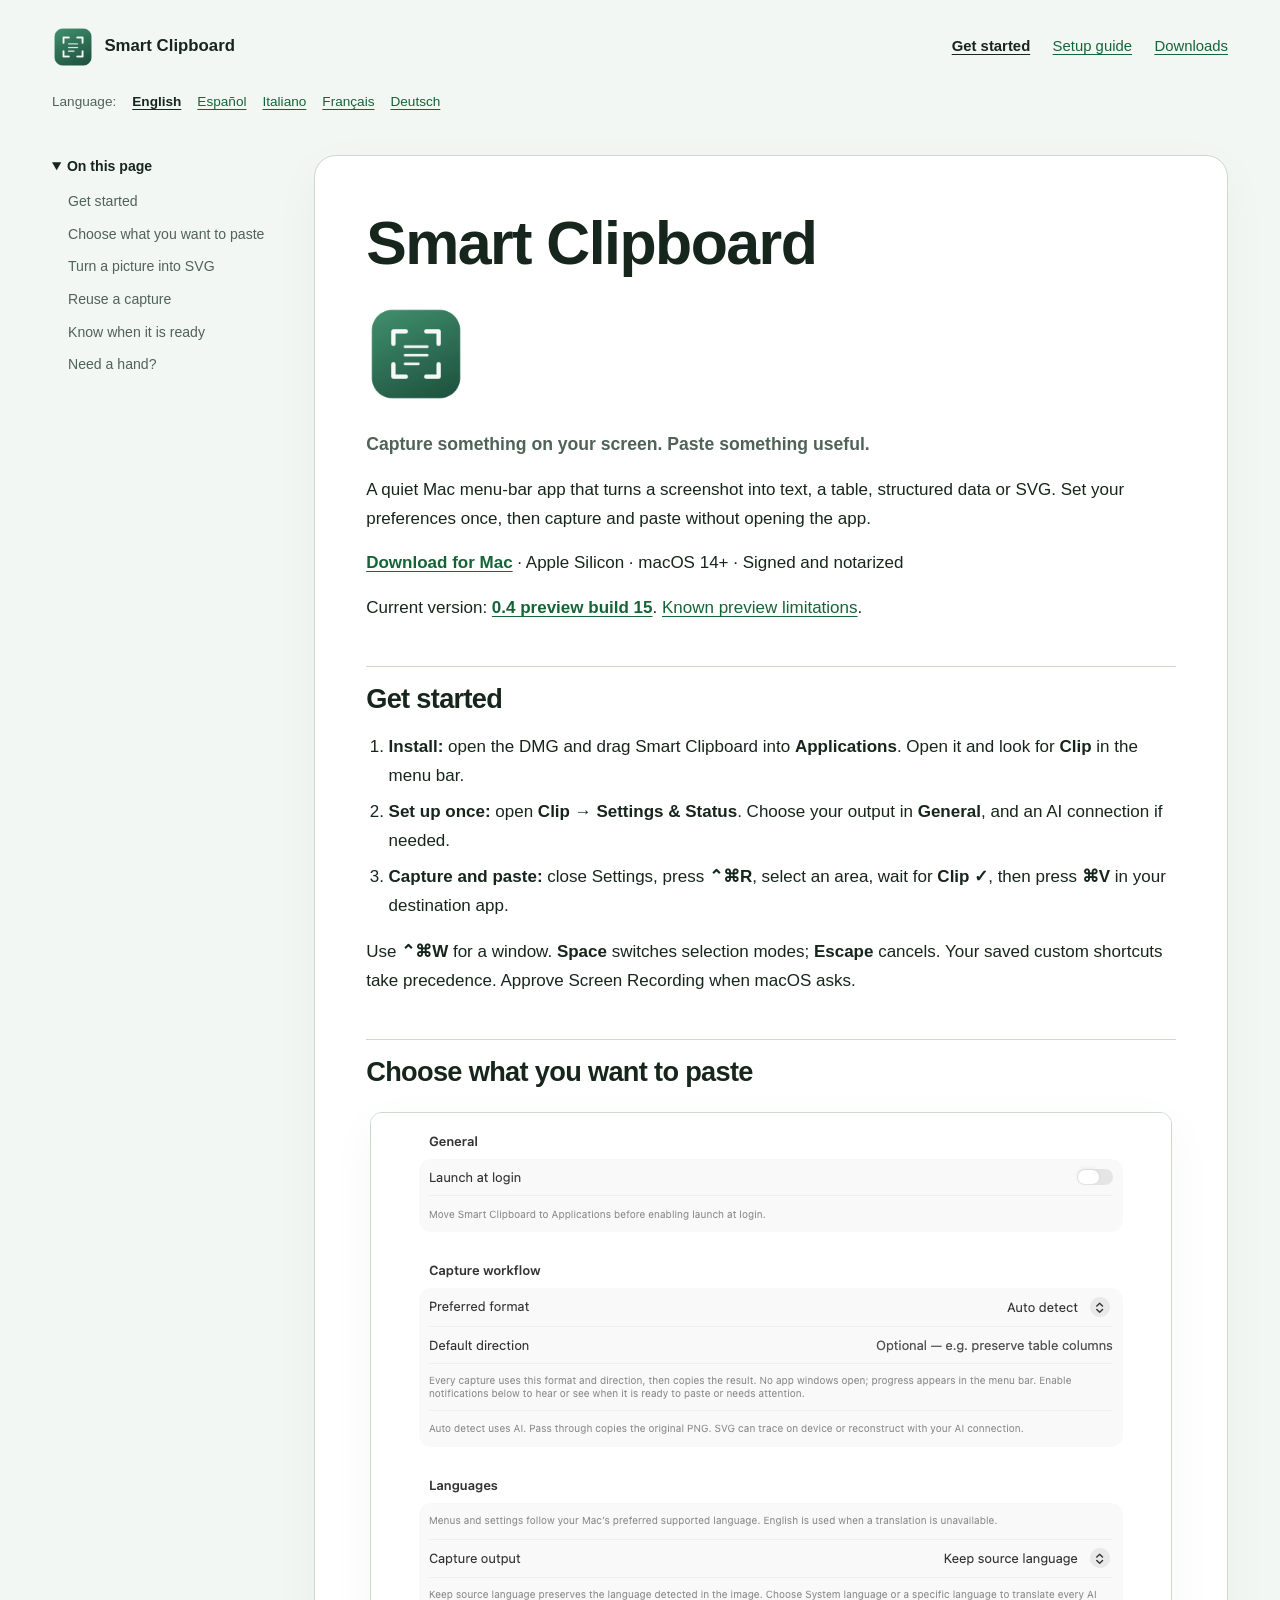
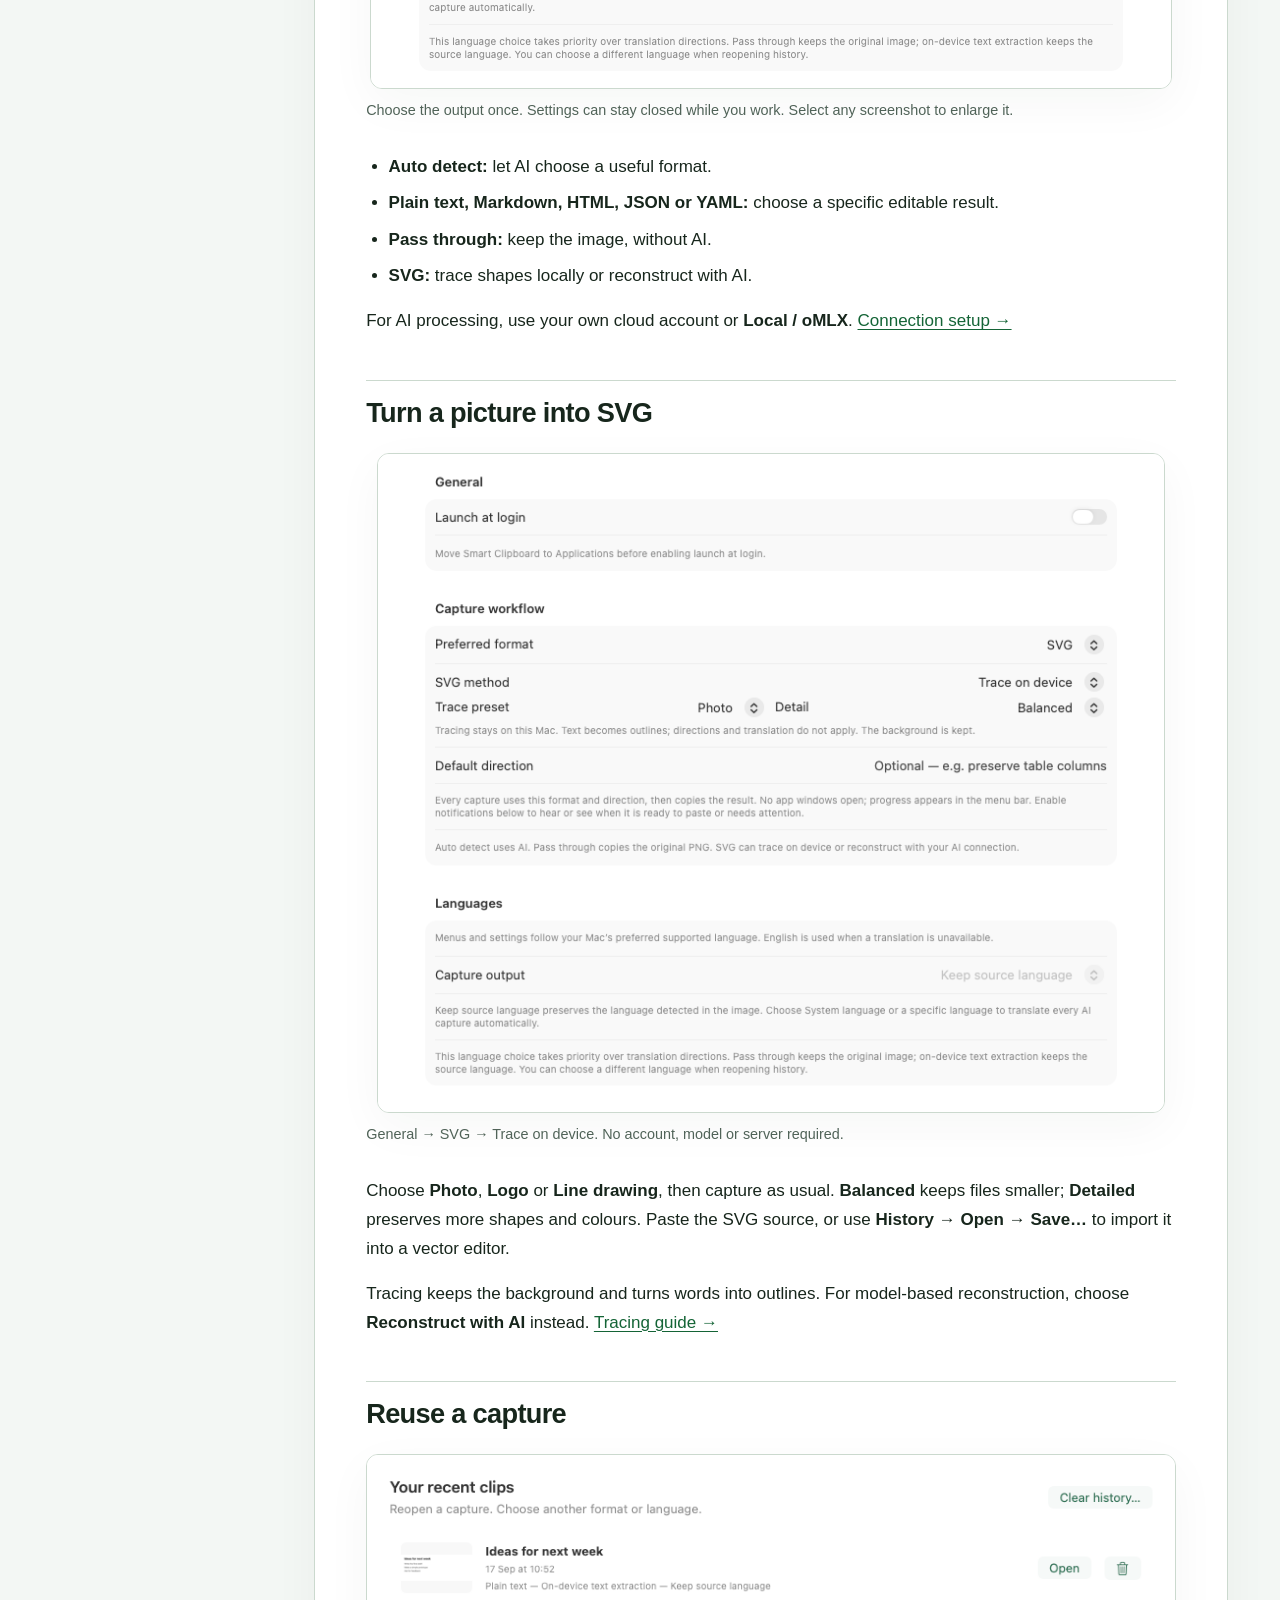
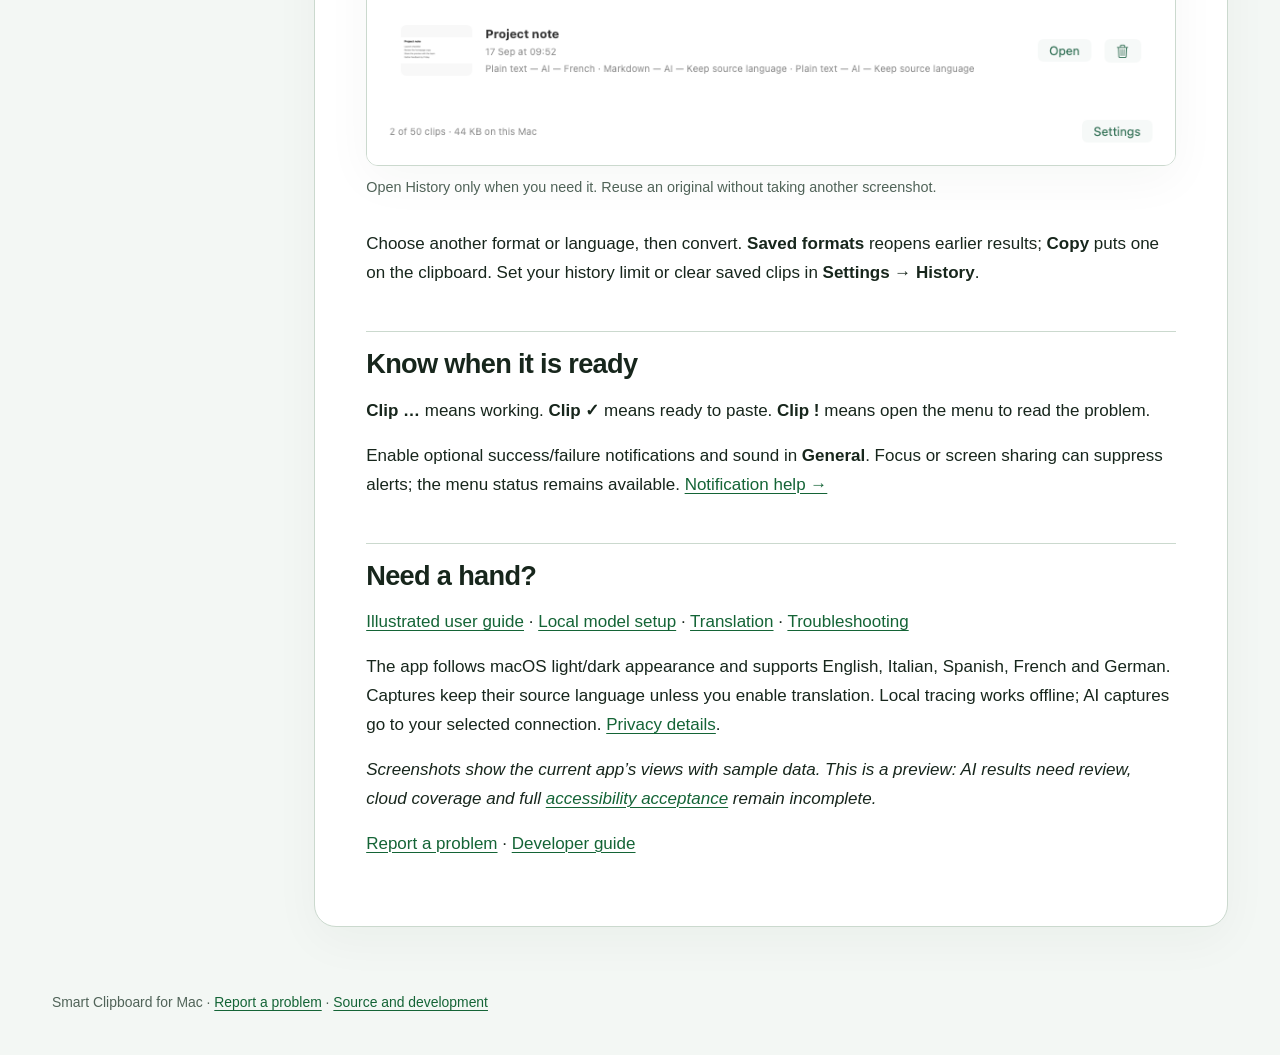
<file: index.html>
<!doctype html>
<html lang="en"><head><meta charset="utf-8"><meta name="viewport" content="width=device-width,initial-scale=1">
<meta name="color-scheme" content="light dark">
<meta http-equiv="Content-Security-Policy" content="default-src 'none'; style-src 'self'; img-src 'self'; media-src 'self'; base-uri 'none'; form-action 'none'">
<meta name="description" content="Set up Smart Clipboard on your Mac, choose local or cloud image processing, and capture directly to your clipboard.">
<title>Smart Clipboard — Capture, convert, paste</title><link rel="icon" type="image/png" href="assets/app-icon.png"><link rel="stylesheet" href="assets/style.css"></head>
<body class="home"><a class="skip" href="#main">Skip to content</a>
<header class="site-header"><a class="brand" href="index.html"><img src="assets/app-icon.png" alt="" width="42" height="42">Smart Clipboard</a>
<nav aria-label="Main navigation"><a href="index.html" aria-current="page">Get started</a><a href="guide.html">Setup guide</a><a href="https://github.com/colombod/smart-clipboard/releases">Downloads</a></nav><nav class="language-nav" aria-label="Language"><span>Language:</span><a href="index.html" lang="en" hreflang="en" aria-current="page">English</a><a href="es/index.html" lang="es" hreflang="es">Español</a><a href="it/index.html" lang="it" hreflang="it">Italiano</a><a href="fr/index.html" lang="fr" hreflang="fr">Français</a><a href="de/index.html" lang="de" hreflang="de">Deutsch</a></nav></header>
<div class="layout"><nav class="toc" aria-label="On this page"><details open><summary>On this page</summary><ul><li><a href="#get-started">Get started</a></li><li><a href="#choose-what-you-want-to-paste">Choose what you want to paste</a></li><li><a href="#turn-a-picture-into-svg">Turn a picture into SVG</a></li><li><a href="#reuse-a-capture">Reuse a capture</a></li><li><a href="#know-when-it-is-ready">Know when it is ready</a></li><li><a href="#need-a-hand">Need a hand?</a></li></ul></details></nav>
<main id="main" tabindex="-1"><h1 id="smart-clipboard">Smart Clipboard</h1>
<img src="assets/app-icon.png" alt="Smart Clipboard capture-frame icon" width="100">

<p><strong>Capture something on your screen. Paste something useful.</strong></p>
<p>A quiet Mac menu-bar app that turns a screenshot into text, a table, structured data or SVG. Set your preferences once, then capture and paste without opening the app.</p>
<p><strong><a href="https://github.com/colombod/smart-clipboard/releases/download/v0.4.0-preview.15/Smart-Clipboard-0.4.0-macOS-arm64.dmg">Download for Mac</a></strong> · Apple Silicon · macOS 14+ · Signed and notarized</p>
<p>Current version: <strong><a href="https://github.com/colombod/smart-clipboard/releases/tag/v0.4.0-preview.15">0.4 preview build 15</a></strong>. <a href="https://github.com/colombod/smart-clipboard/blob/e2676a812aec6921b12868dad737c83bf9a4a0d7/docs/releases/v0.4.0-preview.md">Known preview limitations</a>.</p>
<h2 id="get-started">Get started</h2>
<ol type="1">
<li><strong>Install:</strong> open the DMG and drag Smart Clipboard into <strong>Applications</strong>. Open it and look for <strong>Clip</strong> in the menu bar.</li>
<li><strong>Set up once:</strong> open <strong>Clip → Settings &amp; Status</strong>. Choose your output in <strong>General</strong>, and an AI connection if needed.</li>
<li><strong>Capture and paste:</strong> close Settings, press <strong>⌃⌘R</strong>, select an area, wait for <strong>Clip ✓</strong>, then press <strong>⌘V</strong> in your destination app.</li>
</ol>
<p>Use <strong>⌃⌘W</strong> for a window. <strong>Space</strong> switches selection modes; <strong>Escape</strong> cancels. Your saved custom shortcuts take precedence. Approve Screen Recording when macOS asks.</p>
<h2 id="choose-what-you-want-to-paste">Choose what you want to paste</h2>
<figure class="screenshot">
<a href="assets/screenshots/capture-settings.png"><img src="assets/screenshots/capture-settings.png" alt="General settings showing Auto detect as the preferred format and Keep source language for capture output."></a>
<figcaption>Choose the output once. Settings can stay closed while you work. Select any screenshot to enlarge it.</figcaption>
</figure>
<ul>
<li><strong>Auto detect:</strong> let AI choose a useful format.</li>
<li><strong>Plain text, Markdown, HTML, JSON or YAML:</strong> choose a specific editable result.</li>
<li><strong>Pass through:</strong> keep the image, without AI.</li>
<li><strong>SVG:</strong> trace shapes locally or reconstruct with AI.</li>
</ul>
<p>For AI processing, use your own cloud account or <strong>Local / oMLX</strong>. <a href="guide.html#set-up-local-image-processing-with-omlx">Connection setup →</a></p>
<h2 id="turn-a-picture-into-svg">Turn a picture into SVG</h2>
<figure class="screenshot">
<a href="assets/screenshots/svg-tracing.png"><img src="assets/screenshots/svg-tracing.png" alt="SVG capture settings with Trace on device, Photo preset and Balanced detail selected."></a>
<figcaption>General → SVG → Trace on device. No account, model or server required.</figcaption>
</figure>
<p>Choose <strong>Photo</strong>, <strong>Logo</strong> or <strong>Line drawing</strong>, then capture as usual. <strong>Balanced</strong> keeps files smaller; <strong>Detailed</strong> preserves more shapes and colours. Paste the SVG source, or use <strong>History → Open → Save…</strong> to import it into a vector editor.</p>
<p>Tracing keeps the background and turns words into outlines. For model-based reconstruction, choose <strong>Reconstruct with AI</strong> instead. <a href="guide.html#trace-a-picture-to-svg">Tracing guide →</a></p>
<h2 id="reuse-a-capture">Reuse a capture</h2>
<figure class="screenshot">
<a href="assets/screenshots/history.png"><img src="assets/screenshots/history.png" alt="History showing sample captures with separately saved text, Markdown and French versions."></a>
<figcaption>Open History only when you need it. Reuse an original without taking another screenshot.</figcaption>
</figure>
<p>Choose another format or language, then convert. <strong>Saved formats</strong> reopens earlier results; <strong>Copy</strong> puts one on the clipboard. Set your history limit or clear saved clips in <strong>Settings → History</strong>.</p>
<h2 id="know-when-it-is-ready">Know when it is ready</h2>
<p><strong>Clip …</strong> means working. <strong>Clip ✓</strong> means ready to paste. <strong>Clip !</strong> means open the menu to read the problem.</p>
<p>Enable optional success/failure notifications and sound in <strong>General</strong>. Focus or screen sharing can suppress alerts; the menu status remains available. <a href="guide.html#completion-and-failure-notifications">Notification help →</a></p>
<h2 id="need-a-hand">Need a hand?</h2>
<p><a href="guide.html">Illustrated user guide</a> · <a href="guide.html#choose-a-local-model">Local model setup</a> · <a href="guide.html#languages-and-translation">Translation</a> · <a href="guide.html#if-capture-does-not-work">Troubleshooting</a></p>
<p>The app follows macOS light/dark appearance and supports English, Italian, Spanish, French and German. Captures keep their source language unless you enable translation. Local tracing works offline; AI captures go to your selected connection. <a href="guide.html#privacy-and-storage">Privacy details</a>.</p>
<p><em>Screenshots show the current app’s views with sample data. This is a preview: AI results need review, cloud coverage and full <a href="https://github.com/colombod/smart-clipboard/blob/e2676a812aec6921b12868dad737c83bf9a4a0d7/docs/ACCESSIBILITY.md">accessibility acceptance</a> remain incomplete.</em></p>
<p><a href="https://github.com/colombod/smart-clipboard/issues/new">Report a problem</a> · <a href="https://github.com/colombod/smart-clipboard/blob/e2676a812aec6921b12868dad737c83bf9a4a0d7/docs/DEVELOPING.md">Developer guide</a></p>
</main></div>
<footer class="site-footer">Smart Clipboard for Mac · <a href="https://github.com/colombod/smart-clipboard/issues/new">Report a problem</a> · <a href="https://github.com/colombod/smart-clipboard">Source and development</a></footer>
</body></html>
</file>
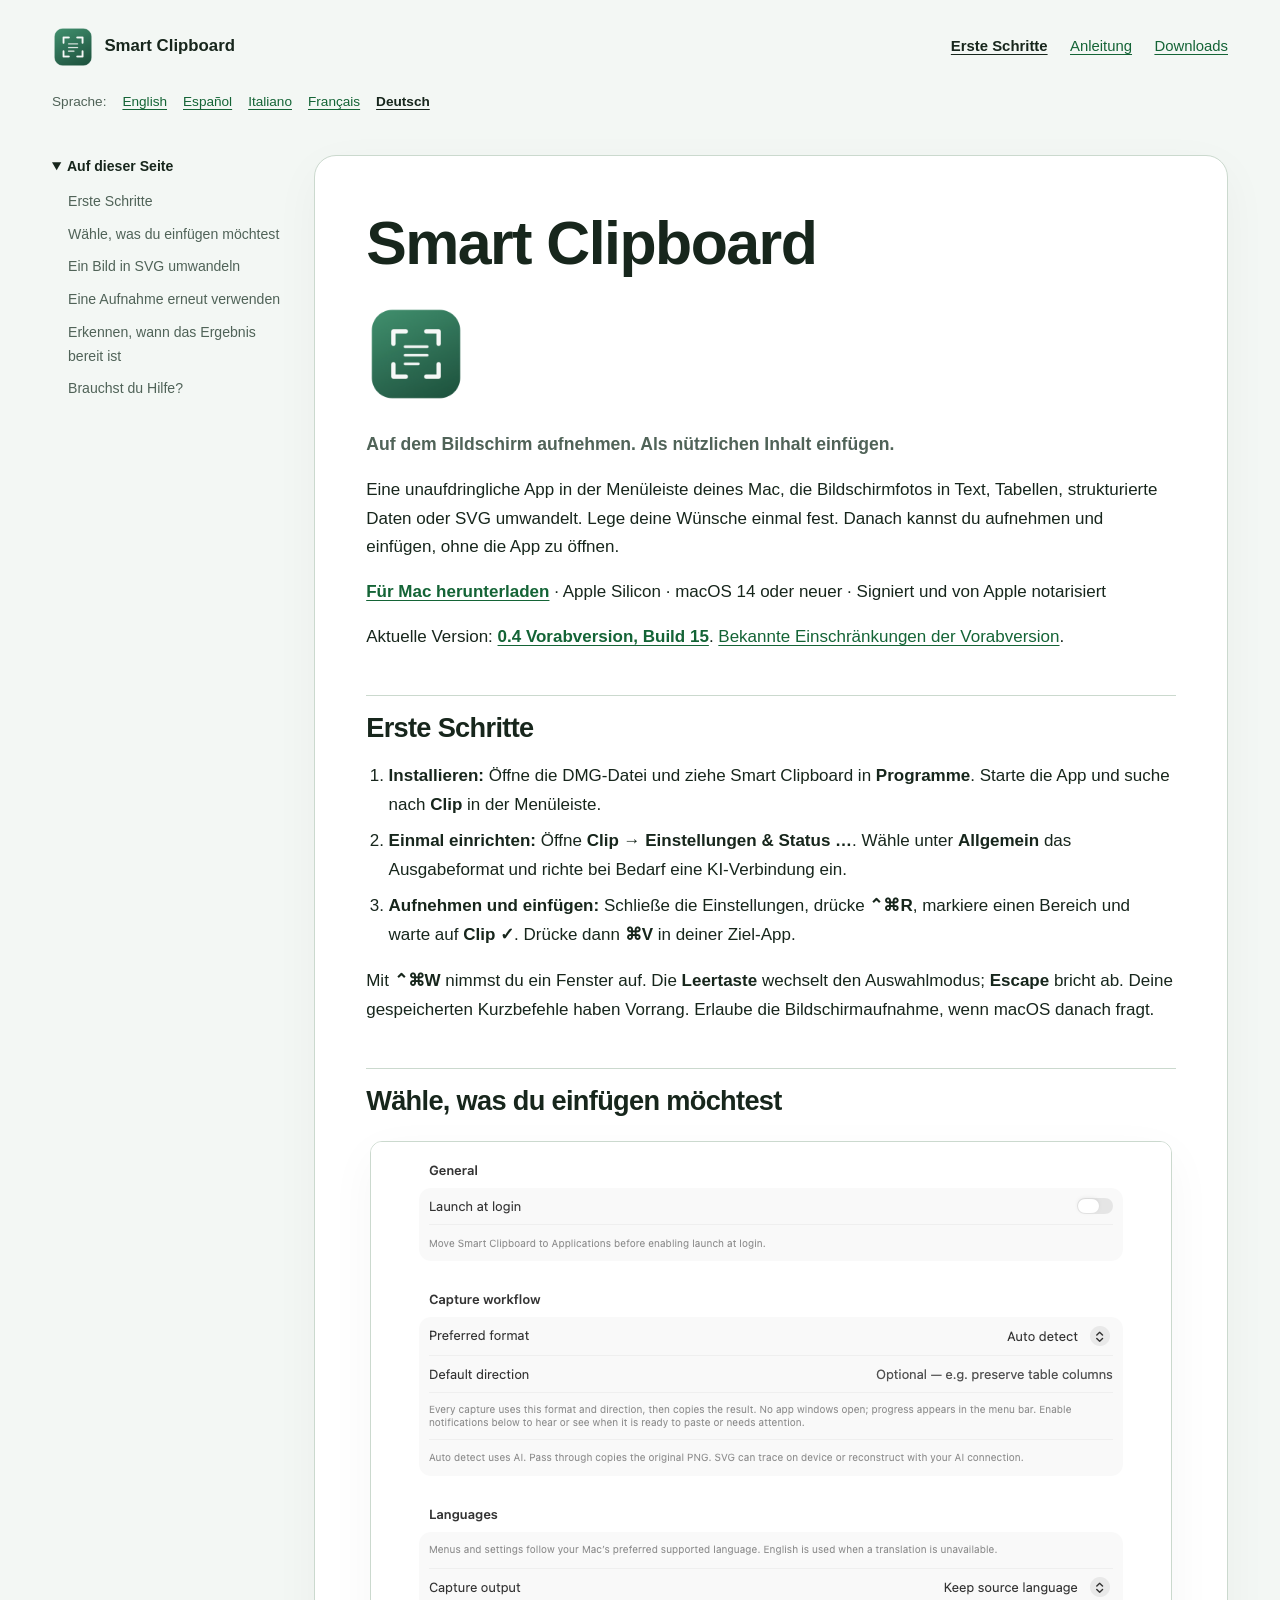
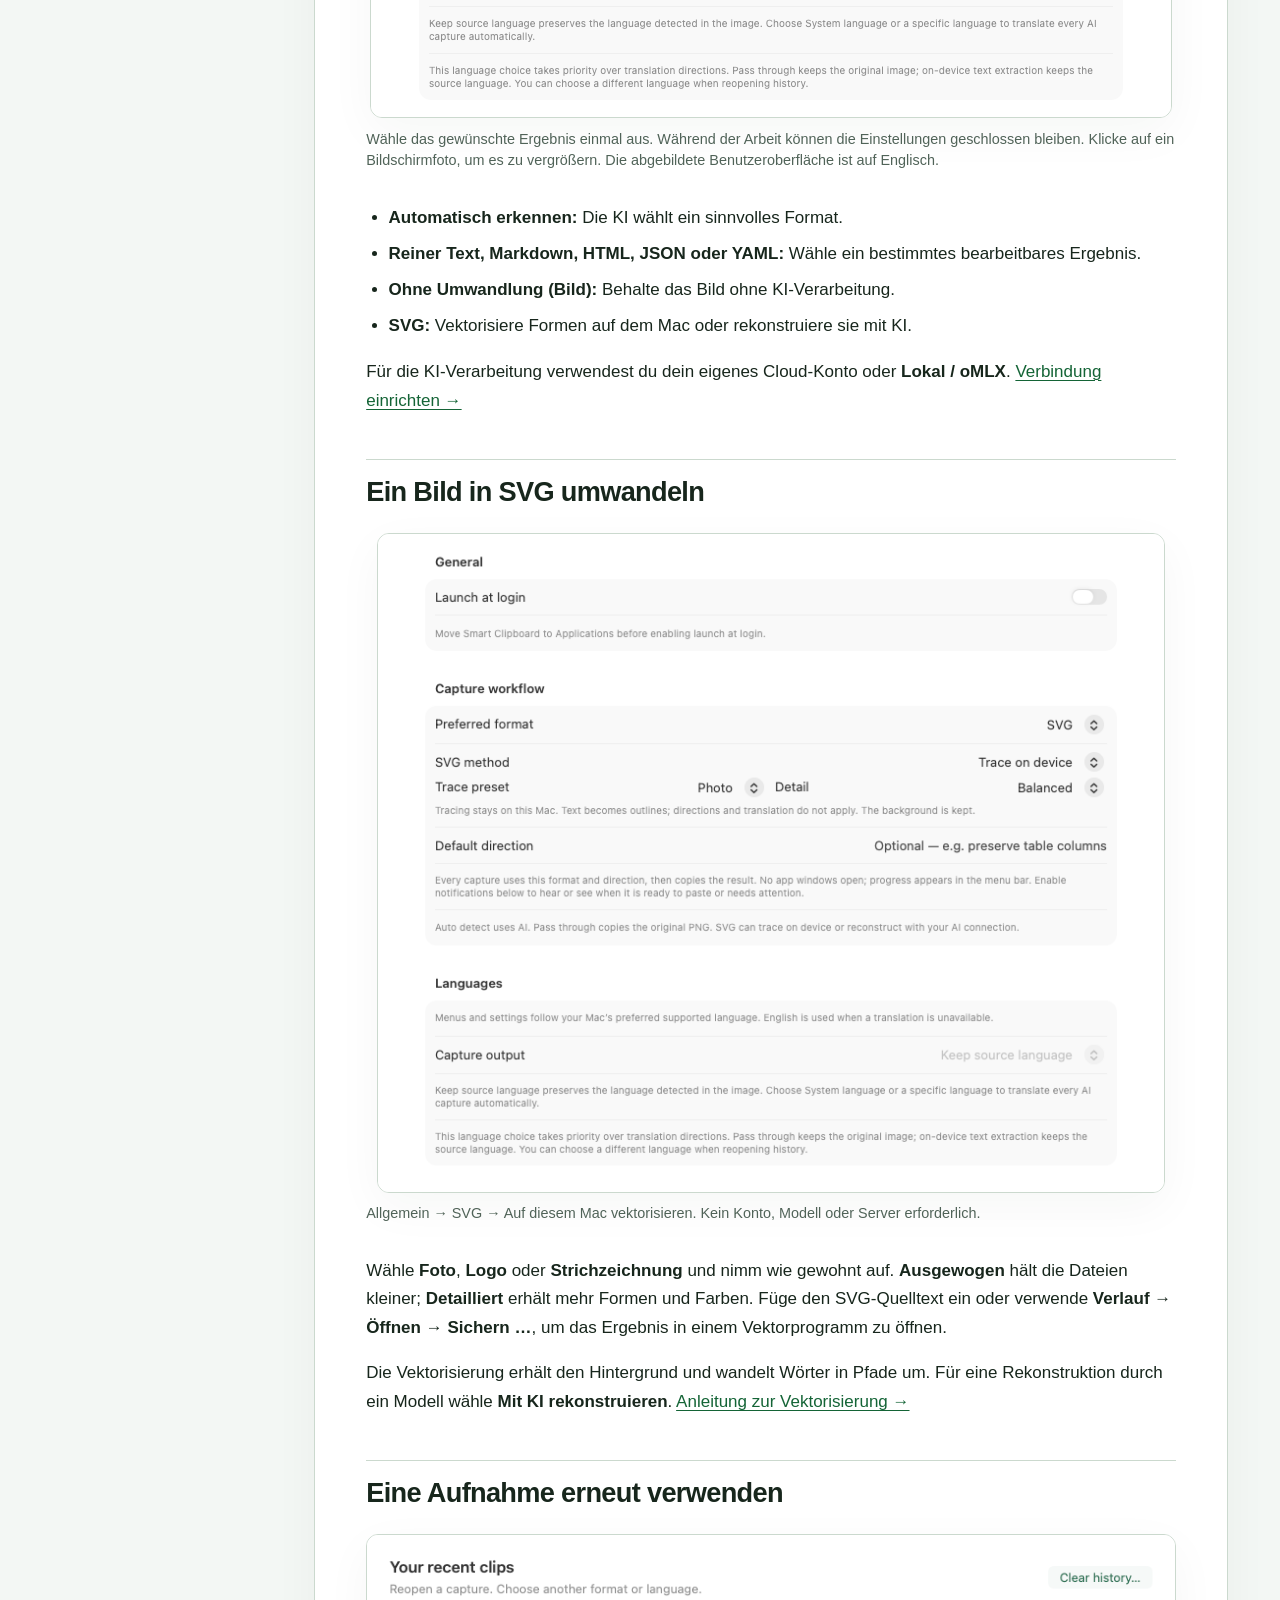
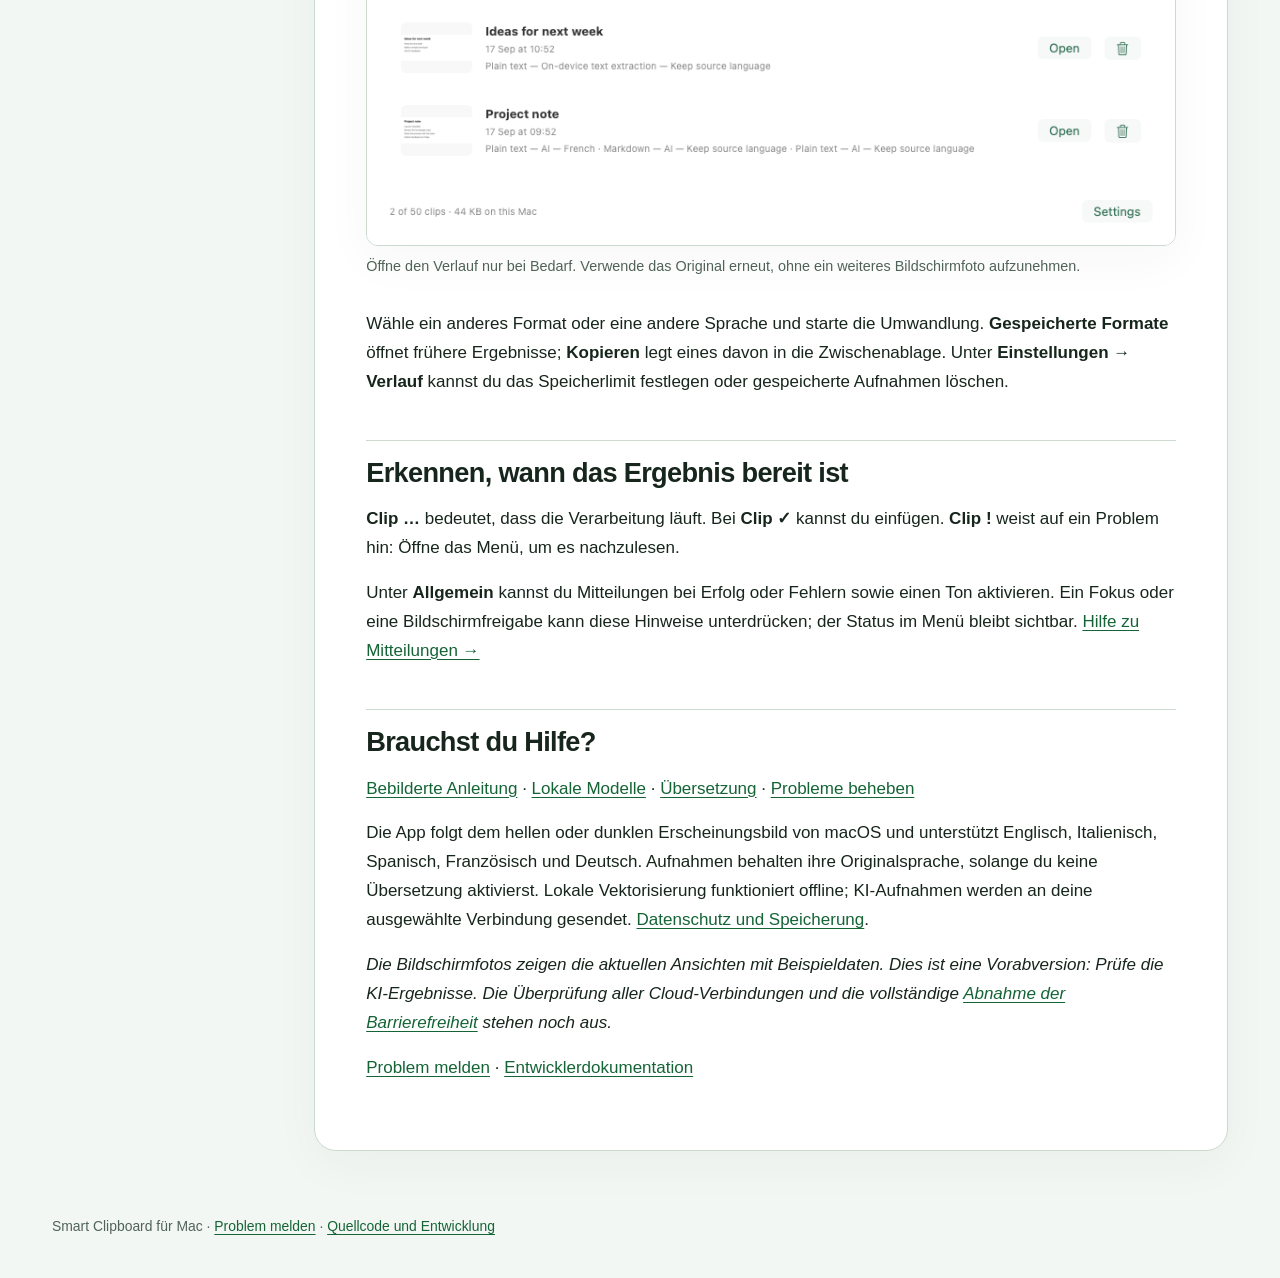
<file: de/index.html>
<!doctype html>
<html lang="de"><head><meta charset="utf-8"><meta name="viewport" content="width=device-width,initial-scale=1">
<meta name="color-scheme" content="light dark">
<meta http-equiv="Content-Security-Policy" content="default-src 'none'; style-src 'self'; img-src 'self'; media-src 'self'; base-uri 'none'; form-action 'none'">
<meta name="description" content="Richte Smart Clipboard auf deinem Mac ein, wähle die lokale Verarbeitung oder einen Cloud-Dienst und kopiere Aufnahmen direkt in die Zwischenablage.">
<title>Smart Clipboard — Erfassen, umwandeln, einfügen</title><link rel="icon" type="image/png" href="../assets/app-icon.png"><link rel="stylesheet" href="../assets/style.css"></head>
<body class="home"><a class="skip" href="#main">Zum Inhalt</a>
<header class="site-header"><a class="brand" href="index.html"><img src="../assets/app-icon.png" alt="" width="42" height="42">Smart Clipboard</a>
<nav aria-label="Hauptnavigation"><a href="index.html" aria-current="page">Erste Schritte</a><a href="guide.html">Anleitung</a><a href="https://github.com/colombod/smart-clipboard/releases">Downloads</a></nav><nav class="language-nav" aria-label="Sprache"><span>Sprache:</span><a href="../index.html" lang="en" hreflang="en">English</a><a href="../es/index.html" lang="es" hreflang="es">Español</a><a href="../it/index.html" lang="it" hreflang="it">Italiano</a><a href="../fr/index.html" lang="fr" hreflang="fr">Français</a><a href="index.html" lang="de" hreflang="de" aria-current="page">Deutsch</a></nav></header>
<div class="layout"><nav class="toc" aria-label="Auf dieser Seite"><details open><summary>Auf dieser Seite</summary><ul><li><a href="#erste-schritte">Erste Schritte</a></li><li><a href="#wähle-was-du-einfügen-möchtest">Wähle, was du einfügen möchtest</a></li><li><a href="#ein-bild-in-svg-umwandeln">Ein Bild in SVG umwandeln</a></li><li><a href="#eine-aufnahme-erneut-verwenden">Eine Aufnahme erneut verwenden</a></li><li><a href="#erkennen-wann-das-ergebnis-bereit-ist">Erkennen, wann das Ergebnis bereit ist</a></li><li><a href="#brauchst-du-hilfe">Brauchst du Hilfe?</a></li></ul></details></nav>
<main id="main" tabindex="-1"><h1 id="smart-clipboard">Smart Clipboard</h1>
<img src="../assets/app-icon.png" alt="Smart-Clipboard-Symbol mit Aufnahmerahmen" width="100">

<p><strong>Auf dem Bildschirm aufnehmen. Als nützlichen Inhalt einfügen.</strong></p>
<p>Eine unaufdringliche App in der Menüleiste deines Mac, die Bildschirmfotos in Text, Tabellen, strukturierte Daten oder SVG umwandelt. Lege deine Wünsche einmal fest. Danach kannst du aufnehmen und einfügen, ohne die App zu öffnen.</p>
<p><strong><a href="https://github.com/colombod/smart-clipboard/releases/download/v0.4.0-preview.15/Smart-Clipboard-0.4.0-macOS-arm64.dmg">Für Mac herunterladen</a></strong> · Apple Silicon · macOS 14 oder neuer · Signiert und von Apple notarisiert</p>
<p>Aktuelle Version: <strong><a href="https://github.com/colombod/smart-clipboard/releases/tag/v0.4.0-preview.15">0.4 Vorabversion, Build 15</a></strong>. <a href="https://github.com/colombod/smart-clipboard/blob/e2676a812aec6921b12868dad737c83bf9a4a0d7/docs/releases/v0.4.0-preview.md">Bekannte Einschränkungen der Vorabversion</a>.</p>
<h2 id="erste-schritte">Erste Schritte</h2>
<ol type="1">
<li><strong>Installieren:</strong> Öffne die DMG-Datei und ziehe Smart Clipboard in <strong>Programme</strong>. Starte die App und suche nach <strong>Clip</strong> in der Menüleiste.</li>
<li><strong>Einmal einrichten:</strong> Öffne <strong>Clip → Einstellungen &amp; Status …</strong>. Wähle unter <strong>Allgemein</strong> das Ausgabeformat und richte bei Bedarf eine KI-Verbindung ein.</li>
<li><strong>Aufnehmen und einfügen:</strong> Schließe die Einstellungen, drücke <strong>⌃⌘R</strong>, markiere einen Bereich und warte auf <strong>Clip ✓</strong>. Drücke dann <strong>⌘V</strong> in deiner Ziel-App.</li>
</ol>
<p>Mit <strong>⌃⌘W</strong> nimmst du ein Fenster auf. Die <strong>Leertaste</strong> wechselt den Auswahlmodus; <strong>Escape</strong> bricht ab. Deine gespeicherten Kurzbefehle haben Vorrang. Erlaube die Bildschirmaufnahme, wenn macOS danach fragt.</p>
<h2 id="wähle-was-du-einfügen-möchtest">Wähle, was du einfügen möchtest</h2>
<figure class="screenshot">
<a href="../assets/screenshots/capture-settings.png"><img src="../assets/screenshots/capture-settings.png" alt="Allgemeine Einstellungen mit automatischer Formaterkennung und beibehaltener Originalsprache."></a>
<figcaption>Wähle das gewünschte Ergebnis einmal aus. Während der Arbeit können die Einstellungen geschlossen bleiben. Klicke auf ein Bildschirmfoto, um es zu vergrößern. Die abgebildete Benutzeroberfläche ist auf Englisch.</figcaption>
</figure>
<ul>
<li><strong>Automatisch erkennen:</strong> Die KI wählt ein sinnvolles Format.</li>
<li><strong>Reiner Text, Markdown, HTML, JSON oder YAML:</strong> Wähle ein bestimmtes bearbeitbares Ergebnis.</li>
<li><strong>Ohne Umwandlung (Bild):</strong> Behalte das Bild ohne KI-Verarbeitung.</li>
<li><strong>SVG:</strong> Vektorisiere Formen auf dem Mac oder rekonstruiere sie mit KI.</li>
</ul>
<p>Für die KI-Verarbeitung verwendest du dein eigenes Cloud-Konto oder <strong>Lokal / oMLX</strong>. <a href="guide.html#lokale-bildverarbeitung-mit-omlx-einrichten">Verbindung einrichten →</a></p>
<h2 id="ein-bild-in-svg-umwandeln">Ein Bild in SVG umwandeln</h2>
<figure class="screenshot">
<a href="../assets/screenshots/svg-tracing.png"><img src="../assets/screenshots/svg-tracing.png" alt="SVG-Einstellungen mit lokaler Vektorisierung, Vorlage Foto und Detailgrad Ausgewogen."></a>
<figcaption>Allgemein → SVG → Auf diesem Mac vektorisieren. Kein Konto, Modell oder Server erforderlich.</figcaption>
</figure>
<p>Wähle <strong>Foto</strong>, <strong>Logo</strong> oder <strong>Strichzeichnung</strong> und nimm wie gewohnt auf. <strong>Ausgewogen</strong> hält die Dateien kleiner; <strong>Detailliert</strong> erhält mehr Formen und Farben. Füge den SVG-Quelltext ein oder verwende <strong>Verlauf → Öffnen → Sichern …</strong>, um das Ergebnis in einem Vektorprogramm zu öffnen.</p>
<p>Die Vektorisierung erhält den Hintergrund und wandelt Wörter in Pfade um. Für eine Rekonstruktion durch ein Modell wähle <strong>Mit KI rekonstruieren</strong>. <a href="guide.html#ein-bild-als-svg-vektorisieren">Anleitung zur Vektorisierung →</a></p>
<h2 id="eine-aufnahme-erneut-verwenden">Eine Aufnahme erneut verwenden</h2>
<figure class="screenshot">
<a href="../assets/screenshots/history.png"><img src="../assets/screenshots/history.png" alt="Verlauf mit Beispielaufnahmen und getrennt gespeicherten Versionen als Text, Markdown und auf Französisch."></a>
<figcaption>Öffne den Verlauf nur bei Bedarf. Verwende das Original erneut, ohne ein weiteres Bildschirmfoto aufzunehmen.</figcaption>
</figure>
<p>Wähle ein anderes Format oder eine andere Sprache und starte die Umwandlung. <strong>Gespeicherte Formate</strong> öffnet frühere Ergebnisse; <strong>Kopieren</strong> legt eines davon in die Zwischenablage. Unter <strong>Einstellungen → Verlauf</strong> kannst du das Speicherlimit festlegen oder gespeicherte Aufnahmen löschen.</p>
<h2 id="erkennen-wann-das-ergebnis-bereit-ist">Erkennen, wann das Ergebnis bereit ist</h2>
<p><strong>Clip …</strong> bedeutet, dass die Verarbeitung läuft. Bei <strong>Clip ✓</strong> kannst du einfügen. <strong>Clip !</strong> weist auf ein Problem hin: Öffne das Menü, um es nachzulesen.</p>
<p>Unter <strong>Allgemein</strong> kannst du Mitteilungen bei Erfolg oder Fehlern sowie einen Ton aktivieren. Ein Fokus oder eine Bildschirmfreigabe kann diese Hinweise unterdrücken; der Status im Menü bleibt sichtbar. <a href="guide.html#mitteilungen-bei-erfolg-oder-fehlern">Hilfe zu Mitteilungen →</a></p>
<h2 id="brauchst-du-hilfe">Brauchst du Hilfe?</h2>
<p><a href="guide.html">Bebilderte Anleitung</a> · <a href="guide.html#ein-lokales-modell-auswählen">Lokale Modelle</a> · <a href="guide.html#sprachen-und-übersetzung">Übersetzung</a> · <a href="guide.html#wenn-die-aufnahme-nicht-funktioniert">Probleme beheben</a></p>
<p>Die App folgt dem hellen oder dunklen Erscheinungsbild von macOS und unterstützt Englisch, Italienisch, Spanisch, Französisch und Deutsch. Aufnahmen behalten ihre Originalsprache, solange du keine Übersetzung aktivierst. Lokale Vektorisierung funktioniert offline; KI-Aufnahmen werden an deine ausgewählte Verbindung gesendet. <a href="guide.html#datenschutz-und-speicherung">Datenschutz und Speicherung</a>.</p>
<p><em>Die Bildschirmfotos zeigen die aktuellen Ansichten mit Beispieldaten. Dies ist eine Vorabversion: Prüfe die KI-Ergebnisse. Die Überprüfung aller Cloud-Verbindungen und die vollständige <a href="https://github.com/colombod/smart-clipboard/blob/e2676a812aec6921b12868dad737c83bf9a4a0d7/docs/ACCESSIBILITY.md">Abnahme der Barrierefreiheit</a> stehen noch aus.</em></p>
<p><a href="https://github.com/colombod/smart-clipboard/issues/new">Problem melden</a> · <a href="https://github.com/colombod/smart-clipboard/blob/e2676a812aec6921b12868dad737c83bf9a4a0d7/docs/DEVELOPING.md">Entwicklerdokumentation</a></p>
</main></div>
<footer class="site-footer">Smart Clipboard für Mac · <a href="https://github.com/colombod/smart-clipboard/issues/new">Problem melden</a> · <a href="https://github.com/colombod/smart-clipboard">Quellcode und Entwicklung</a></footer>
</body></html>
</file>
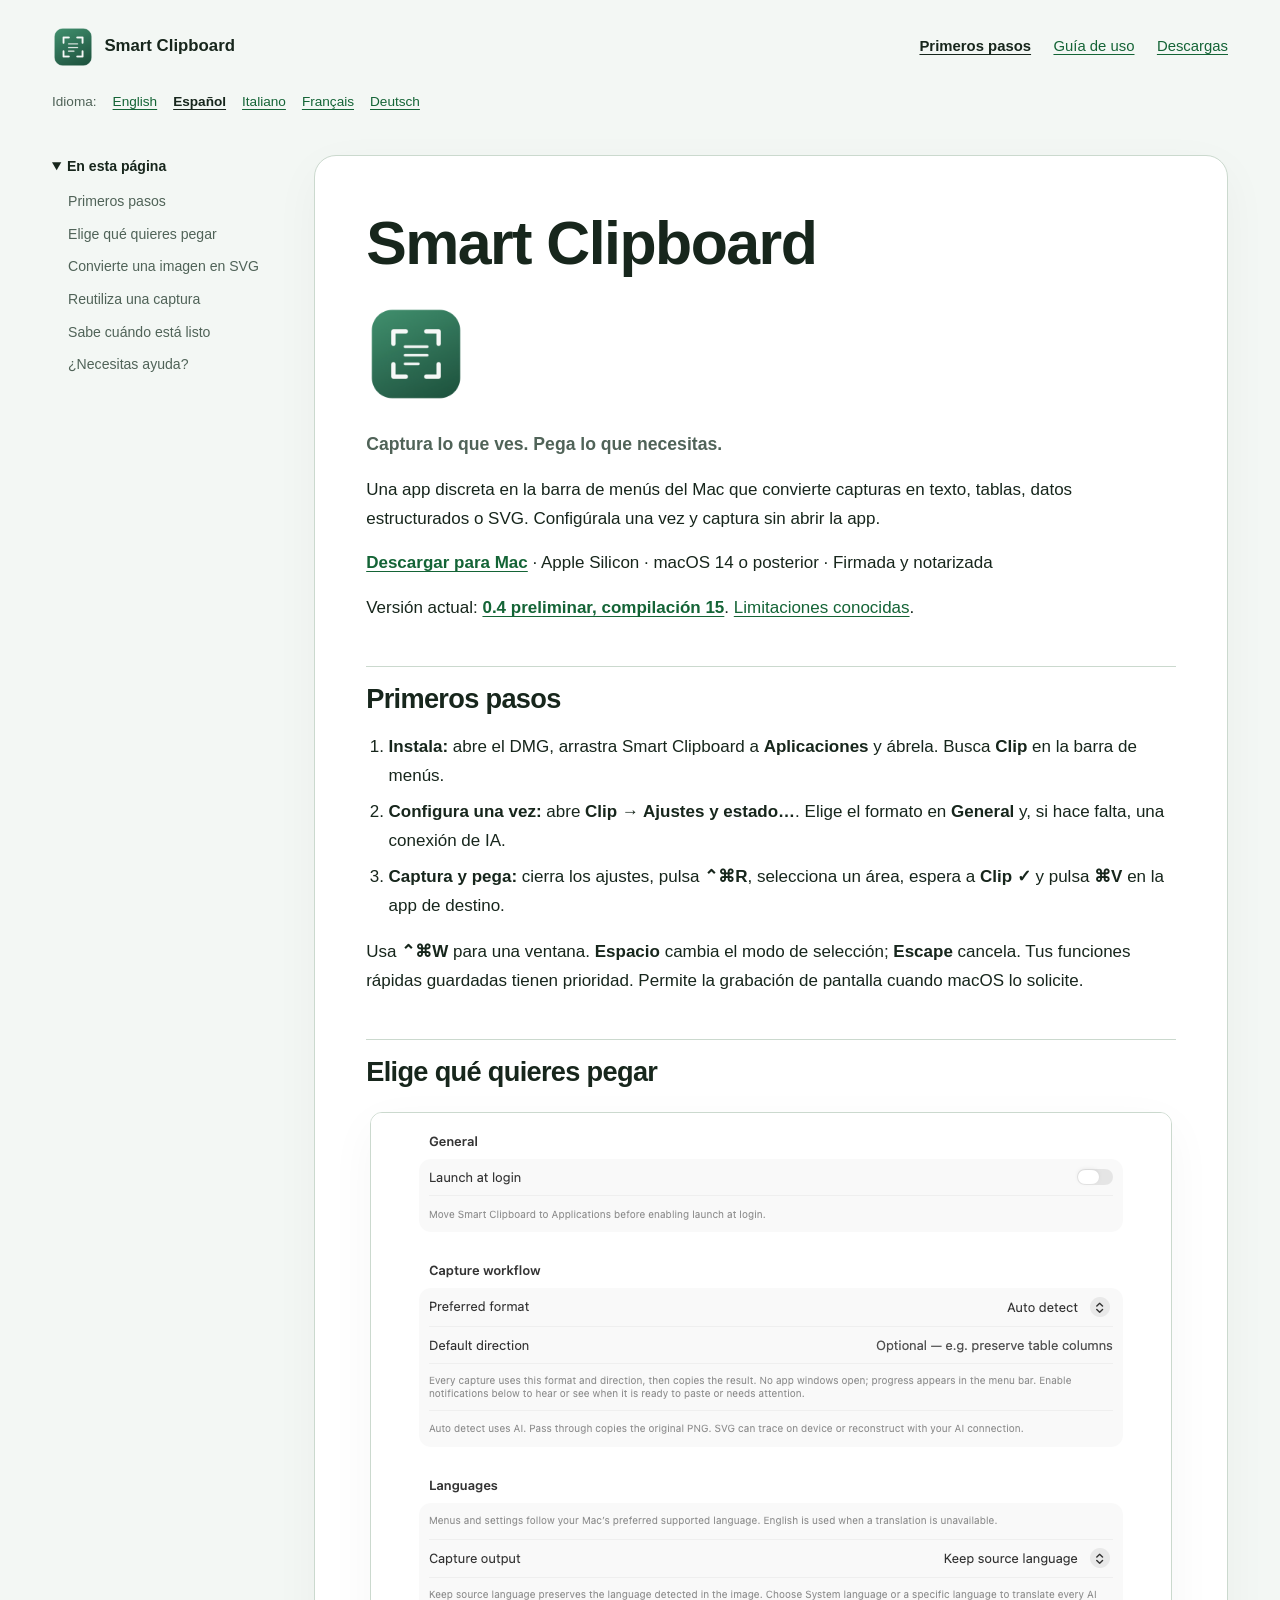
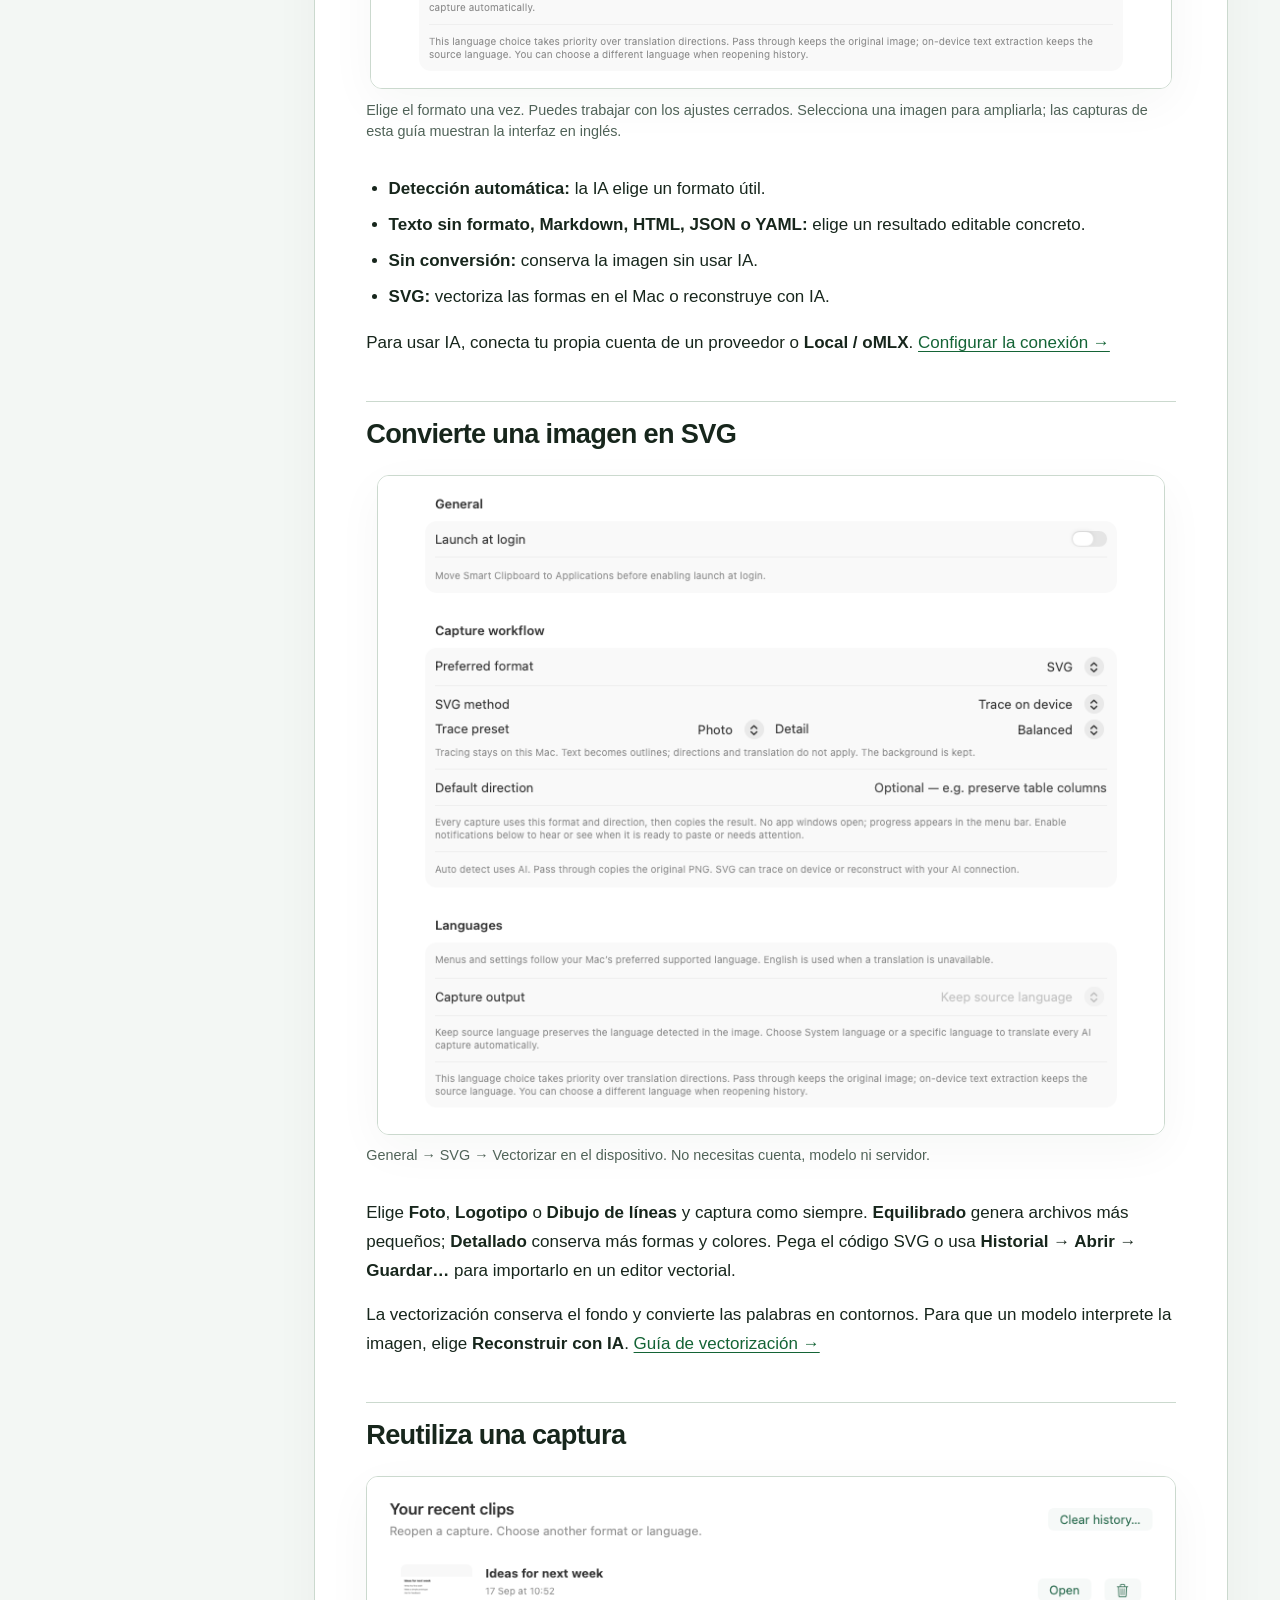
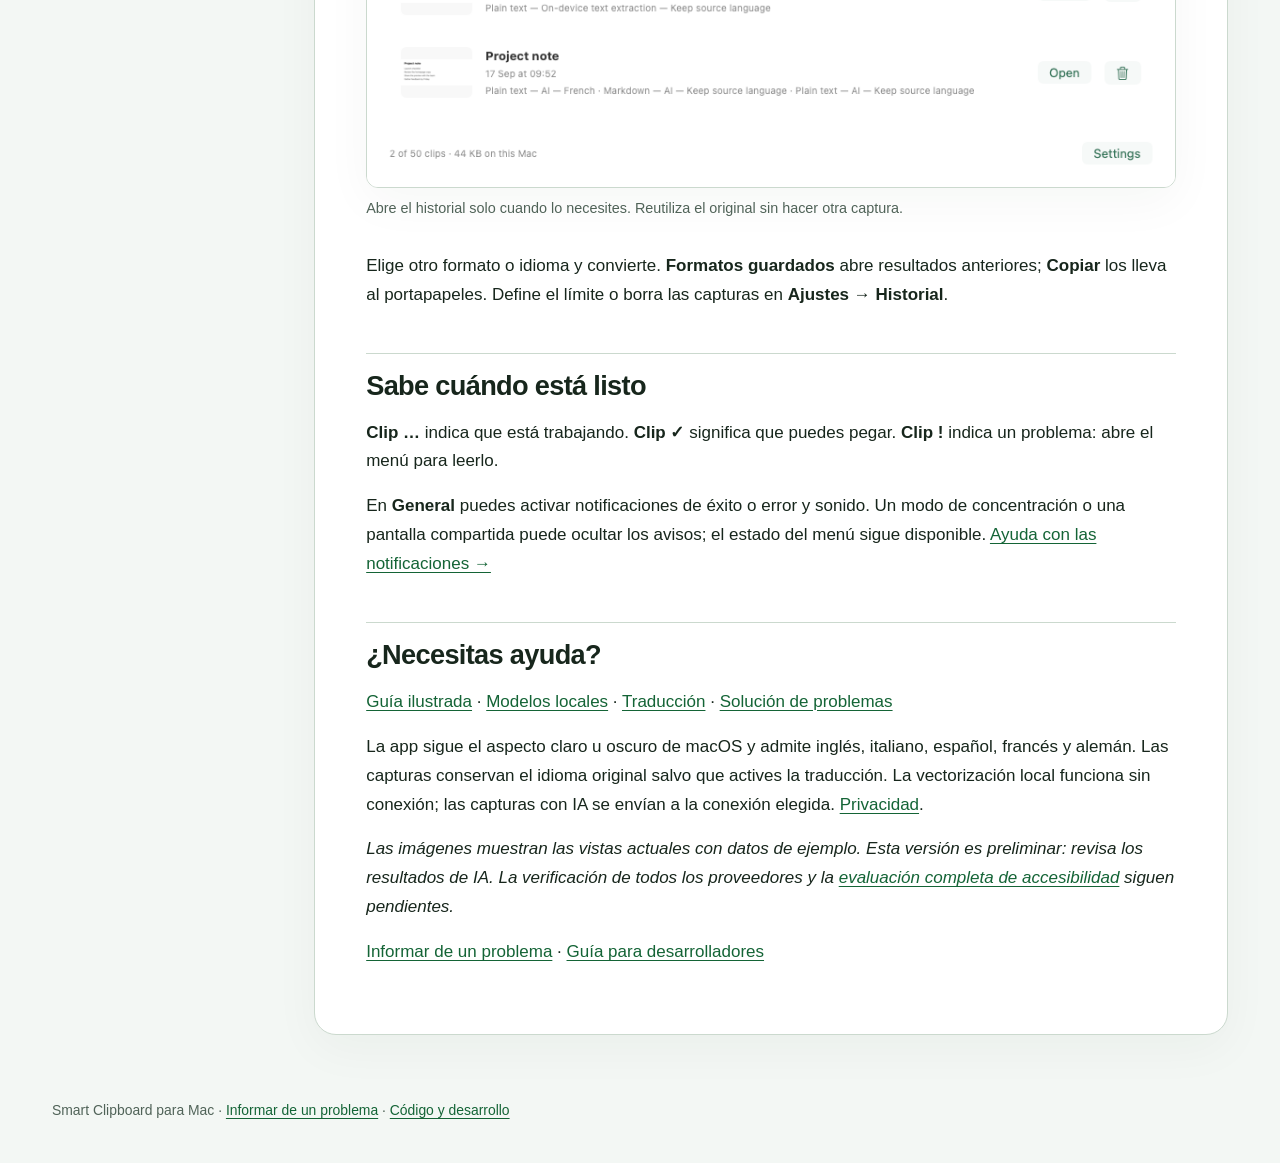
<file: es/index.html>
<!doctype html>
<html lang="es"><head><meta charset="utf-8"><meta name="viewport" content="width=device-width,initial-scale=1">
<meta name="color-scheme" content="light dark">
<meta http-equiv="Content-Security-Policy" content="default-src 'none'; style-src 'self'; img-src 'self'; media-src 'self'; base-uri 'none'; form-action 'none'">
<meta name="description" content="Configura Smart Clipboard en tu Mac, elige el procesamiento local o en la nube y envía las capturas directamente al portapapeles.">
<title>Smart Clipboard — Captura, convierte y pega</title><link rel="icon" type="image/png" href="../assets/app-icon.png"><link rel="stylesheet" href="../assets/style.css"></head>
<body class="home"><a class="skip" href="#main">Ir al contenido</a>
<header class="site-header"><a class="brand" href="index.html"><img src="../assets/app-icon.png" alt="" width="42" height="42">Smart Clipboard</a>
<nav aria-label="Navegación principal"><a href="index.html" aria-current="page">Primeros pasos</a><a href="guide.html">Guía de uso</a><a href="https://github.com/colombod/smart-clipboard/releases">Descargas</a></nav><nav class="language-nav" aria-label="Idioma"><span>Idioma:</span><a href="../index.html" lang="en" hreflang="en">English</a><a href="index.html" lang="es" hreflang="es" aria-current="page">Español</a><a href="../it/index.html" lang="it" hreflang="it">Italiano</a><a href="../fr/index.html" lang="fr" hreflang="fr">Français</a><a href="../de/index.html" lang="de" hreflang="de">Deutsch</a></nav></header>
<div class="layout"><nav class="toc" aria-label="En esta página"><details open><summary>En esta página</summary><ul><li><a href="#primeros-pasos">Primeros pasos</a></li><li><a href="#elige-qué-quieres-pegar">Elige qué quieres pegar</a></li><li><a href="#convierte-una-imagen-en-svg">Convierte una imagen en SVG</a></li><li><a href="#reutiliza-una-captura">Reutiliza una captura</a></li><li><a href="#sabe-cuándo-está-listo">Sabe cuándo está listo</a></li><li><a href="#necesitas-ayuda">¿Necesitas ayuda?</a></li></ul></details></nav>
<main id="main" tabindex="-1"><h1 id="smart-clipboard">Smart Clipboard</h1>
<img src="../assets/app-icon.png" alt="Icono de Smart Clipboard con un marco de captura" width="100">

<p><strong>Captura lo que ves. Pega lo que necesitas.</strong></p>
<p>Una app discreta en la barra de menús del Mac que convierte capturas en texto, tablas, datos estructurados o SVG. Configúrala una vez y captura sin abrir la app.</p>
<p><strong><a href="https://github.com/colombod/smart-clipboard/releases/download/v0.4.0-preview.15/Smart-Clipboard-0.4.0-macOS-arm64.dmg">Descargar para Mac</a></strong> · Apple Silicon · macOS 14 o posterior · Firmada y notarizada</p>
<p>Versión actual: <strong><a href="https://github.com/colombod/smart-clipboard/releases/tag/v0.4.0-preview.15">0.4 preliminar, compilación 15</a></strong>. <a href="https://github.com/colombod/smart-clipboard/blob/e2676a812aec6921b12868dad737c83bf9a4a0d7/docs/releases/v0.4.0-preview.md">Limitaciones conocidas</a>.</p>
<h2 id="primeros-pasos">Primeros pasos</h2>
<ol type="1">
<li><strong>Instala:</strong> abre el DMG, arrastra Smart Clipboard a <strong>Aplicaciones</strong> y ábrela. Busca <strong>Clip</strong> en la barra de menús.</li>
<li><strong>Configura una vez:</strong> abre <strong>Clip → Ajustes y estado…</strong>. Elige el formato en <strong>General</strong> y, si hace falta, una conexión de IA.</li>
<li><strong>Captura y pega:</strong> cierra los ajustes, pulsa <strong>⌃⌘R</strong>, selecciona un área, espera a <strong>Clip ✓</strong> y pulsa <strong>⌘V</strong> en la app de destino.</li>
</ol>
<p>Usa <strong>⌃⌘W</strong> para una ventana. <strong>Espacio</strong> cambia el modo de selección; <strong>Escape</strong> cancela. Tus funciones rápidas guardadas tienen prioridad. Permite la grabación de pantalla cuando macOS lo solicite.</p>
<h2 id="elige-qué-quieres-pegar">Elige qué quieres pegar</h2>
<figure class="screenshot">
<a href="../assets/screenshots/capture-settings.png"><img src="../assets/screenshots/capture-settings.png" alt="Ajustes generales con detección automática y conservación del idioma original."></a>
<figcaption>Elige el formato una vez. Puedes trabajar con los ajustes cerrados. Selecciona una imagen para ampliarla; las capturas de esta guía muestran la interfaz en inglés.</figcaption>
</figure>
<ul>
<li><strong>Detección automática:</strong> la IA elige un formato útil.</li>
<li><strong>Texto sin formato, Markdown, HTML, JSON o YAML:</strong> elige un resultado editable concreto.</li>
<li><strong>Sin conversión:</strong> conserva la imagen sin usar IA.</li>
<li><strong>SVG:</strong> vectoriza las formas en el Mac o reconstruye con IA.</li>
</ul>
<p>Para usar IA, conecta tu propia cuenta de un proveedor o <strong>Local / oMLX</strong>. <a href="guide.html#configurar-omlx">Configurar la conexión →</a></p>
<h2 id="convierte-una-imagen-en-svg">Convierte una imagen en SVG</h2>
<figure class="screenshot">
<a href="../assets/screenshots/svg-tracing.png"><img src="../assets/screenshots/svg-tracing.png" alt="Ajustes de SVG con vectorización en el dispositivo, preajuste Foto y detalle Equilibrado."></a>
<figcaption>General → SVG → Vectorizar en el dispositivo. No necesitas cuenta, modelo ni servidor.</figcaption>
</figure>
<p>Elige <strong>Foto</strong>, <strong>Logotipo</strong> o <strong>Dibujo de líneas</strong> y captura como siempre. <strong>Equilibrado</strong> genera archivos más pequeños; <strong>Detallado</strong> conserva más formas y colores. Pega el código SVG o usa <strong>Historial → Abrir → Guardar…</strong> para importarlo en un editor vectorial.</p>
<p>La vectorización conserva el fondo y convierte las palabras en contornos. Para que un modelo interprete la imagen, elige <strong>Reconstruir con IA</strong>. <a href="guide.html#vectorizar-una-imagen">Guía de vectorización →</a></p>
<h2 id="reutiliza-una-captura">Reutiliza una captura</h2>
<figure class="screenshot">
<a href="../assets/screenshots/history.png"><img src="../assets/screenshots/history.png" alt="Historial con capturas de ejemplo y versiones de texto, Markdown y francés guardadas por separado."></a>
<figcaption>Abre el historial solo cuando lo necesites. Reutiliza el original sin hacer otra captura.</figcaption>
</figure>
<p>Elige otro formato o idioma y convierte. <strong>Formatos guardados</strong> abre resultados anteriores; <strong>Copiar</strong> los lleva al portapapeles. Define el límite o borra las capturas en <strong>Ajustes → Historial</strong>.</p>
<h2 id="sabe-cuándo-está-listo">Sabe cuándo está listo</h2>
<p><strong>Clip …</strong> indica que está trabajando. <strong>Clip ✓</strong> significa que puedes pegar. <strong>Clip !</strong> indica un problema: abre el menú para leerlo.</p>
<p>En <strong>General</strong> puedes activar notificaciones de éxito o error y sonido. Un modo de concentración o una pantalla compartida puede ocultar los avisos; el estado del menú sigue disponible. <a href="guide.html#notificaciones">Ayuda con las notificaciones →</a></p>
<h2 id="necesitas-ayuda">¿Necesitas ayuda?</h2>
<p><a href="guide.html">Guía ilustrada</a> · <a href="guide.html#elegir-un-modelo-local">Modelos locales</a> · <a href="guide.html#idiomas-y-traducción">Traducción</a> · <a href="guide.html#si-la-captura-no-funciona">Solución de problemas</a></p>
<p>La app sigue el aspecto claro u oscuro de macOS y admite inglés, italiano, español, francés y alemán. Las capturas conservan el idioma original salvo que actives la traducción. La vectorización local funciona sin conexión; las capturas con IA se envían a la conexión elegida. <a href="guide.html#privacidad-y-almacenamiento">Privacidad</a>.</p>
<p><em>Las imágenes muestran las vistas actuales con datos de ejemplo. Esta versión es preliminar: revisa los resultados de IA. La verificación de todos los proveedores y la <a href="https://github.com/colombod/smart-clipboard/blob/e2676a812aec6921b12868dad737c83bf9a4a0d7/docs/ACCESSIBILITY.md">evaluación completa de accesibilidad</a> siguen pendientes.</em></p>
<p><a href="https://github.com/colombod/smart-clipboard/issues/new">Informar de un problema</a> · <a href="https://github.com/colombod/smart-clipboard/blob/e2676a812aec6921b12868dad737c83bf9a4a0d7/docs/DEVELOPING.md">Guía para desarrolladores</a></p>
</main></div>
<footer class="site-footer">Smart Clipboard para Mac · <a href="https://github.com/colombod/smart-clipboard/issues/new">Informar de un problema</a> · <a href="https://github.com/colombod/smart-clipboard">Código y desarrollo</a></footer>
</body></html>
</file>
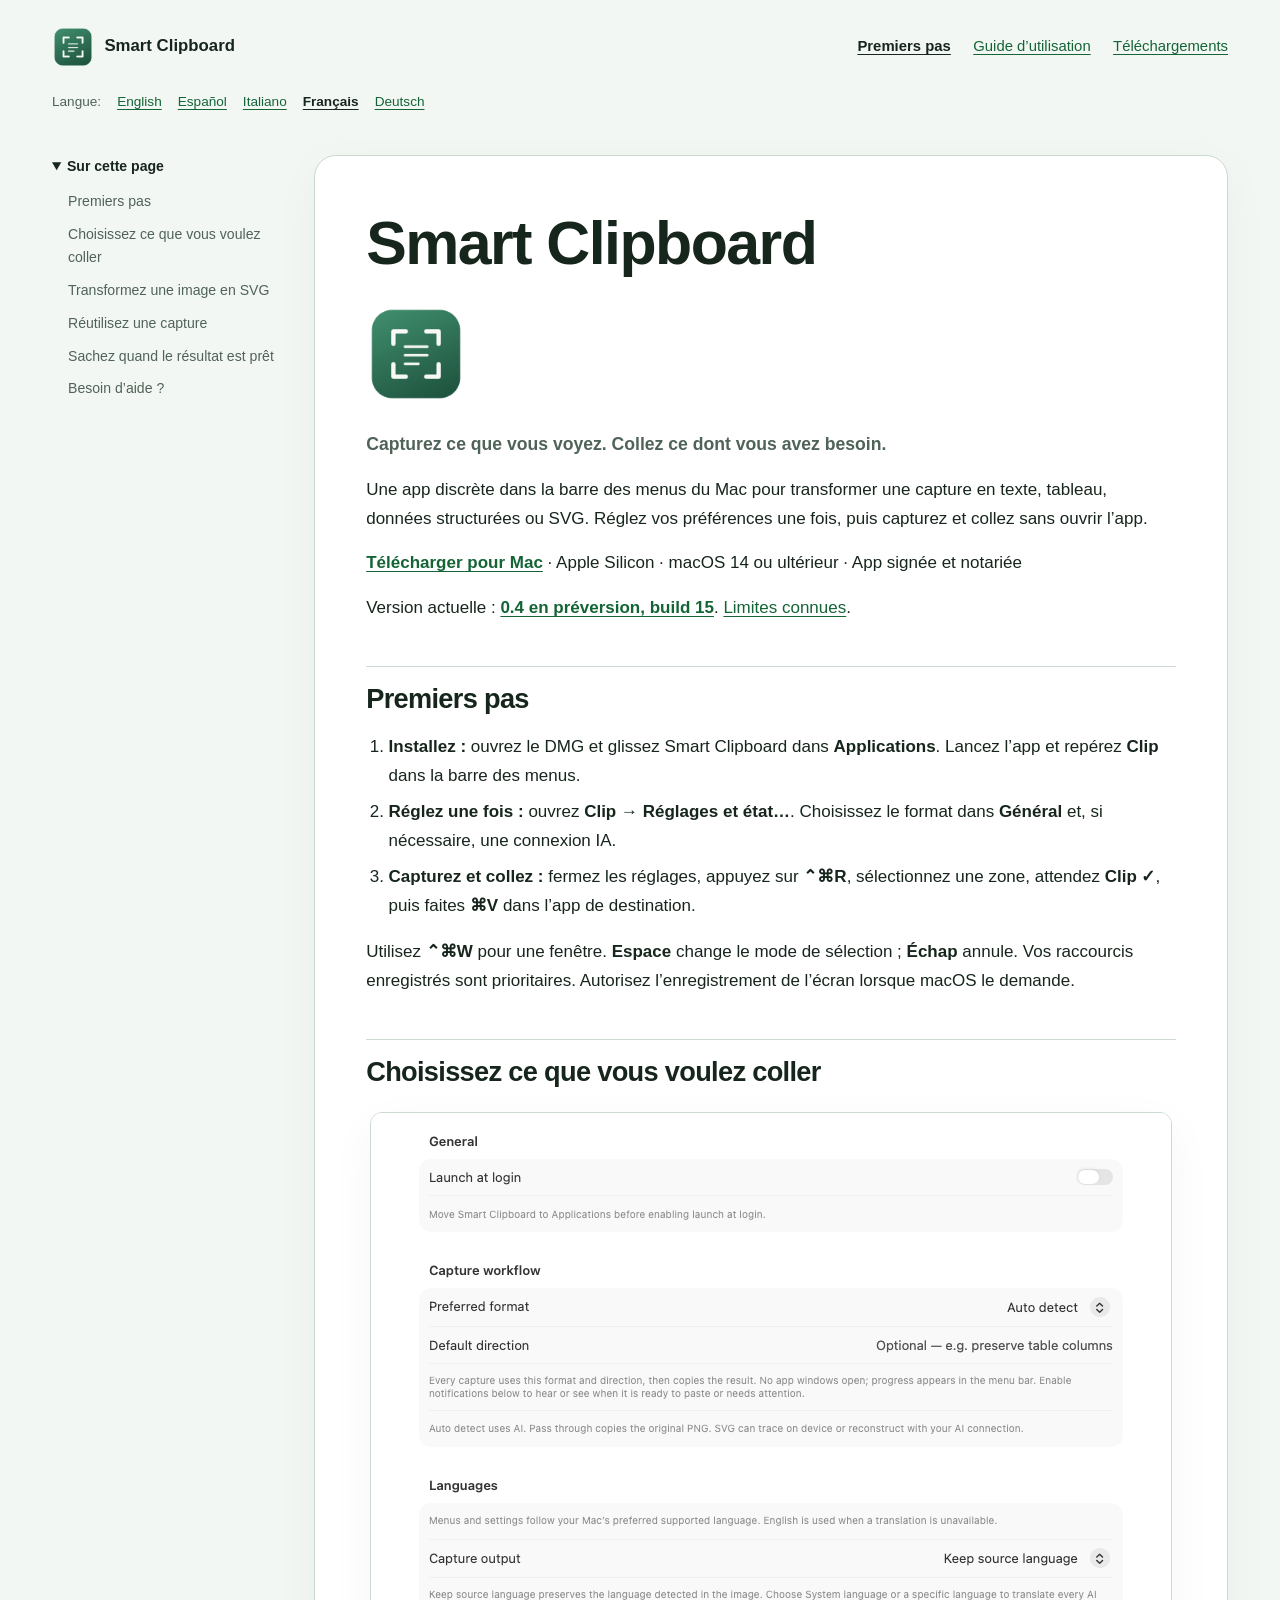
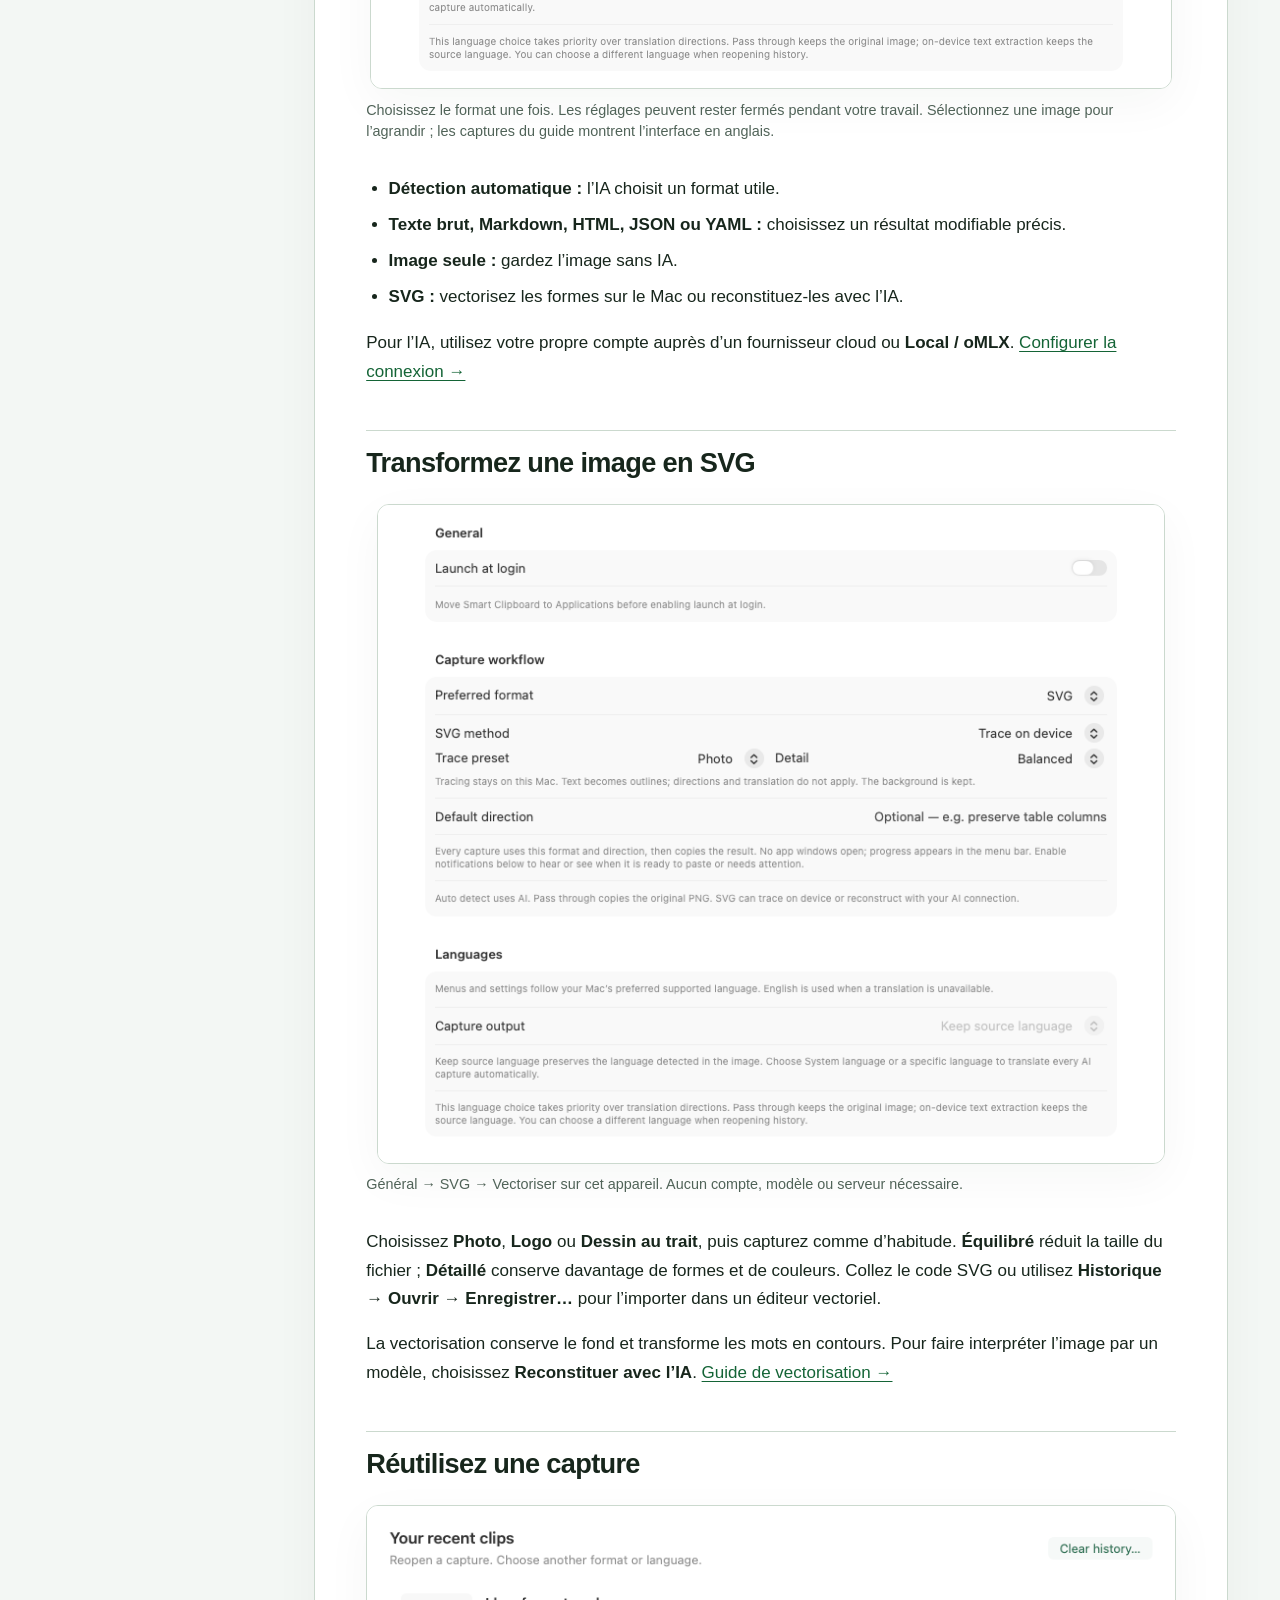
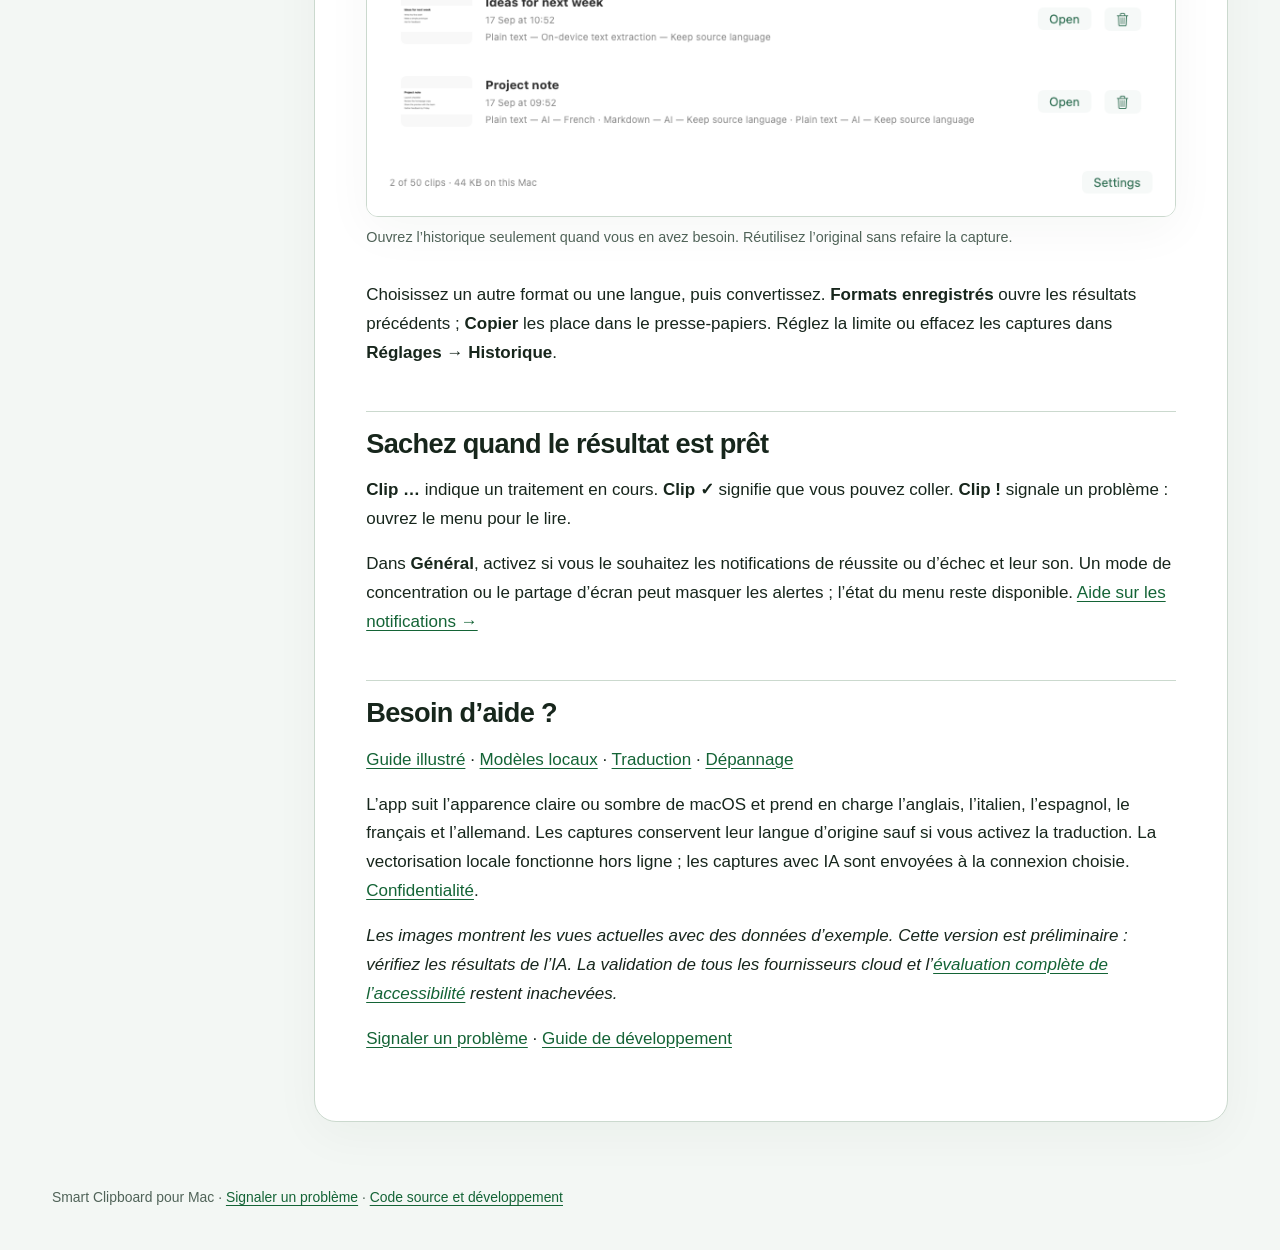
<file: fr/index.html>
<!doctype html>
<html lang="fr"><head><meta charset="utf-8"><meta name="viewport" content="width=device-width,initial-scale=1">
<meta name="color-scheme" content="light dark">
<meta http-equiv="Content-Security-Policy" content="default-src 'none'; style-src 'self'; img-src 'self'; media-src 'self'; base-uri 'none'; form-action 'none'">
<meta name="description" content="Configurez Smart Clipboard sur votre Mac, choisissez le traitement local ou dans le cloud et envoyez vos captures directement dans le presse-papiers.">
<title>Smart Clipboard — Capturez, convertissez, collez</title><link rel="icon" type="image/png" href="../assets/app-icon.png"><link rel="stylesheet" href="../assets/style.css"></head>
<body class="home"><a class="skip" href="#main">Aller au contenu</a>
<header class="site-header"><a class="brand" href="index.html"><img src="../assets/app-icon.png" alt="" width="42" height="42">Smart Clipboard</a>
<nav aria-label="Navigation principale"><a href="index.html" aria-current="page">Premiers pas</a><a href="guide.html">Guide d’utilisation</a><a href="https://github.com/colombod/smart-clipboard/releases">Téléchargements</a></nav><nav class="language-nav" aria-label="Langue"><span>Langue:</span><a href="../index.html" lang="en" hreflang="en">English</a><a href="../es/index.html" lang="es" hreflang="es">Español</a><a href="../it/index.html" lang="it" hreflang="it">Italiano</a><a href="index.html" lang="fr" hreflang="fr" aria-current="page">Français</a><a href="../de/index.html" lang="de" hreflang="de">Deutsch</a></nav></header>
<div class="layout"><nav class="toc" aria-label="Sur cette page"><details open><summary>Sur cette page</summary><ul><li><a href="#premiers-pas">Premiers pas</a></li><li><a href="#choisissez-ce-que-vous-voulez-coller">Choisissez ce que vous voulez coller</a></li><li><a href="#transformez-une-image-en-svg">Transformez une image en SVG</a></li><li><a href="#réutilisez-une-capture">Réutilisez une capture</a></li><li><a href="#sachez-quand-le-résultat-est-prêt">Sachez quand le résultat est prêt</a></li><li><a href="#besoin-daide-">Besoin d’aide ?</a></li></ul></details></nav>
<main id="main" tabindex="-1"><h1 id="smart-clipboard">Smart Clipboard</h1>
<img src="../assets/app-icon.png" alt="Icône Smart Clipboard avec un cadre de capture" width="100">

<p><strong>Capturez ce que vous voyez. Collez ce dont vous avez besoin.</strong></p>
<p>Une app discrète dans la barre des menus du Mac pour transformer une capture en texte, tableau, données structurées ou SVG. Réglez vos préférences une fois, puis capturez et collez sans ouvrir l’app.</p>
<p><strong><a href="https://github.com/colombod/smart-clipboard/releases/download/v0.4.0-preview.15/Smart-Clipboard-0.4.0-macOS-arm64.dmg">Télécharger pour Mac</a></strong> · Apple Silicon · macOS 14 ou ultérieur · App signée et notariée</p>
<p>Version actuelle : <strong><a href="https://github.com/colombod/smart-clipboard/releases/tag/v0.4.0-preview.15">0.4 en préversion, build 15</a></strong>. <a href="https://github.com/colombod/smart-clipboard/blob/e2676a812aec6921b12868dad737c83bf9a4a0d7/docs/releases/v0.4.0-preview.md">Limites connues</a>.</p>
<h2 id="premiers-pas">Premiers pas</h2>
<ol type="1">
<li><strong>Installez :</strong> ouvrez le DMG et glissez Smart Clipboard dans <strong>Applications</strong>. Lancez l’app et repérez <strong>Clip</strong> dans la barre des menus.</li>
<li><strong>Réglez une fois :</strong> ouvrez <strong>Clip → Réglages et état…</strong>. Choisissez le format dans <strong>Général</strong> et, si nécessaire, une connexion IA.</li>
<li><strong>Capturez et collez :</strong> fermez les réglages, appuyez sur <strong>⌃⌘R</strong>, sélectionnez une zone, attendez <strong>Clip ✓</strong>, puis faites <strong>⌘V</strong> dans l’app de destination.</li>
</ol>
<p>Utilisez <strong>⌃⌘W</strong> pour une fenêtre. <strong>Espace</strong> change le mode de sélection ; <strong>Échap</strong> annule. Vos raccourcis enregistrés sont prioritaires. Autorisez l’enregistrement de l’écran lorsque macOS le demande.</p>
<h2 id="choisissez-ce-que-vous-voulez-coller">Choisissez ce que vous voulez coller</h2>
<figure class="screenshot">
<a href="../assets/screenshots/capture-settings.png"><img src="../assets/screenshots/capture-settings.png" alt="Réglages généraux avec détection automatique et conservation de la langue d’origine."></a>
<figcaption>Choisissez le format une fois. Les réglages peuvent rester fermés pendant votre travail. Sélectionnez une image pour l’agrandir ; les captures du guide montrent l’interface en anglais.</figcaption>
</figure>
<ul>
<li><strong>Détection automatique :</strong> l’IA choisit un format utile.</li>
<li><strong>Texte brut, Markdown, HTML, JSON ou YAML :</strong> choisissez un résultat modifiable précis.</li>
<li><strong>Image seule :</strong> gardez l’image sans IA.</li>
<li><strong>SVG :</strong> vectorisez les formes sur le Mac ou reconstituez-les avec l’IA.</li>
</ul>
<p>Pour l’IA, utilisez votre propre compte auprès d’un fournisseur cloud ou <strong>Local / oMLX</strong>. <a href="guide.html#configurer-omlx">Configurer la connexion →</a></p>
<h2 id="transformez-une-image-en-svg">Transformez une image en SVG</h2>
<figure class="screenshot">
<a href="../assets/screenshots/svg-tracing.png"><img src="../assets/screenshots/svg-tracing.png" alt="Réglages SVG avec vectorisation sur l’appareil, préréglage Photo et détail Équilibré."></a>
<figcaption>Général → SVG → Vectoriser sur cet appareil. Aucun compte, modèle ou serveur nécessaire.</figcaption>
</figure>
<p>Choisissez <strong>Photo</strong>, <strong>Logo</strong> ou <strong>Dessin au trait</strong>, puis capturez comme d’habitude. <strong>Équilibré</strong> réduit la taille du fichier ; <strong>Détaillé</strong> conserve davantage de formes et de couleurs. Collez le code SVG ou utilisez <strong>Historique → Ouvrir → Enregistrer…</strong> pour l’importer dans un éditeur vectoriel.</p>
<p>La vectorisation conserve le fond et transforme les mots en contours. Pour faire interpréter l’image par un modèle, choisissez <strong>Reconstituer avec l’IA</strong>. <a href="guide.html#vectoriser-une-image">Guide de vectorisation →</a></p>
<h2 id="réutilisez-une-capture">Réutilisez une capture</h2>
<figure class="screenshot">
<a href="../assets/screenshots/history.png"><img src="../assets/screenshots/history.png" alt="Historique avec captures d’exemple et versions texte, Markdown et françaises enregistrées séparément."></a>
<figcaption>Ouvrez l’historique seulement quand vous en avez besoin. Réutilisez l’original sans refaire la capture.</figcaption>
</figure>
<p>Choisissez un autre format ou une langue, puis convertissez. <strong>Formats enregistrés</strong> ouvre les résultats précédents ; <strong>Copier</strong> les place dans le presse-papiers. Réglez la limite ou effacez les captures dans <strong>Réglages → Historique</strong>.</p>
<h2 id="sachez-quand-le-résultat-est-prêt">Sachez quand le résultat est prêt</h2>
<p><strong>Clip …</strong> indique un traitement en cours. <strong>Clip ✓</strong> signifie que vous pouvez coller. <strong>Clip !</strong> signale un problème : ouvrez le menu pour le lire.</p>
<p>Dans <strong>Général</strong>, activez si vous le souhaitez les notifications de réussite ou d’échec et leur son. Un mode de concentration ou le partage d’écran peut masquer les alertes ; l’état du menu reste disponible. <a href="guide.html#notifications">Aide sur les notifications →</a></p>
<h2 id="besoin-daide-">Besoin d’aide ?</h2>
<p><a href="guide.html">Guide illustré</a> · <a href="guide.html#choisir-un-modèle-local">Modèles locaux</a> · <a href="guide.html#langues-et-traduction">Traduction</a> · <a href="guide.html#si-la-capture-ne-fonctionne-pas">Dépannage</a></p>
<p>L’app suit l’apparence claire ou sombre de macOS et prend en charge l’anglais, l’italien, l’espagnol, le français et l’allemand. Les captures conservent leur langue d’origine sauf si vous activez la traduction. La vectorisation locale fonctionne hors ligne ; les captures avec IA sont envoyées à la connexion choisie. <a href="guide.html#confidentialité-et-stockage">Confidentialité</a>.</p>
<p><em>Les images montrent les vues actuelles avec des données d’exemple. Cette version est préliminaire : vérifiez les résultats de l’IA. La validation de tous les fournisseurs cloud et l’<a href="https://github.com/colombod/smart-clipboard/blob/e2676a812aec6921b12868dad737c83bf9a4a0d7/docs/ACCESSIBILITY.md">évaluation complète de l’accessibilité</a> restent inachevées.</em></p>
<p><a href="https://github.com/colombod/smart-clipboard/issues/new">Signaler un problème</a> · <a href="https://github.com/colombod/smart-clipboard/blob/e2676a812aec6921b12868dad737c83bf9a4a0d7/docs/DEVELOPING.md">Guide de développement</a></p>
</main></div>
<footer class="site-footer">Smart Clipboard pour Mac · <a href="https://github.com/colombod/smart-clipboard/issues/new">Signaler un problème</a> · <a href="https://github.com/colombod/smart-clipboard">Code source et développement</a></footer>
</body></html>
</file>
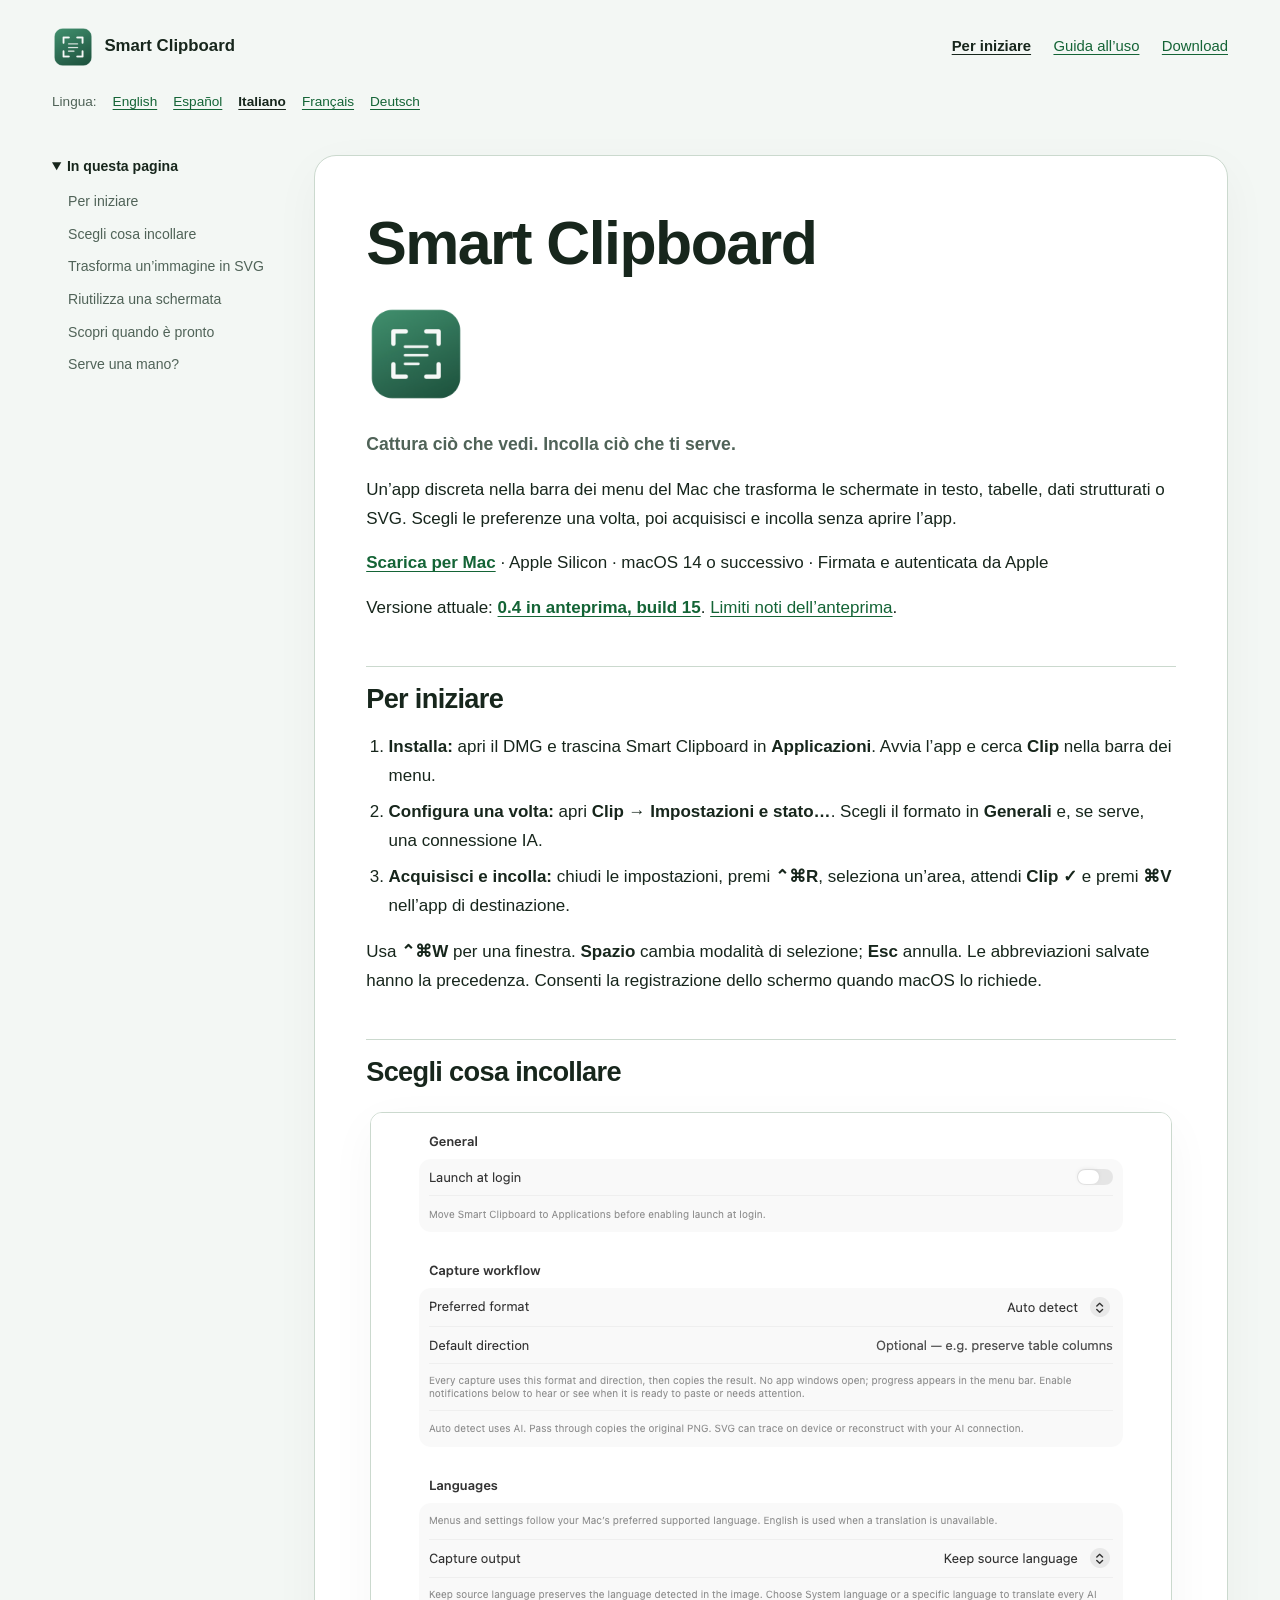
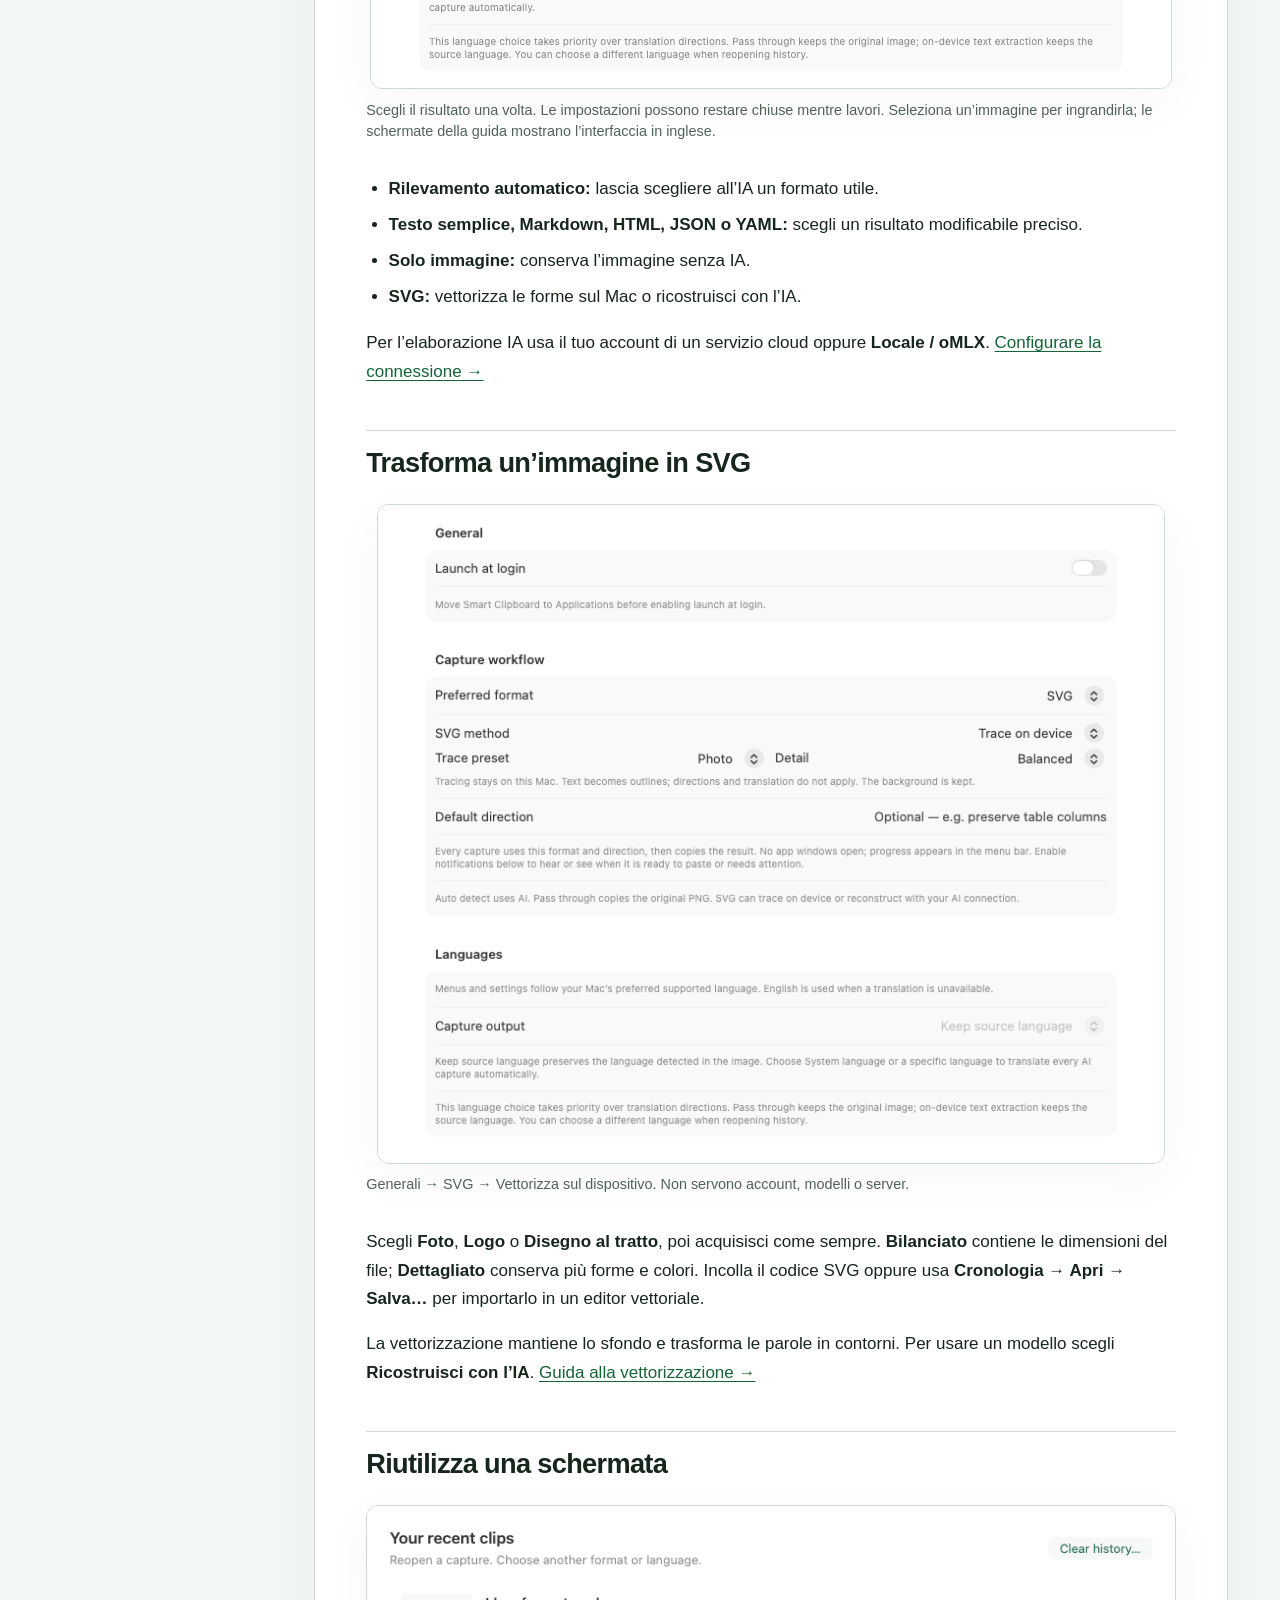
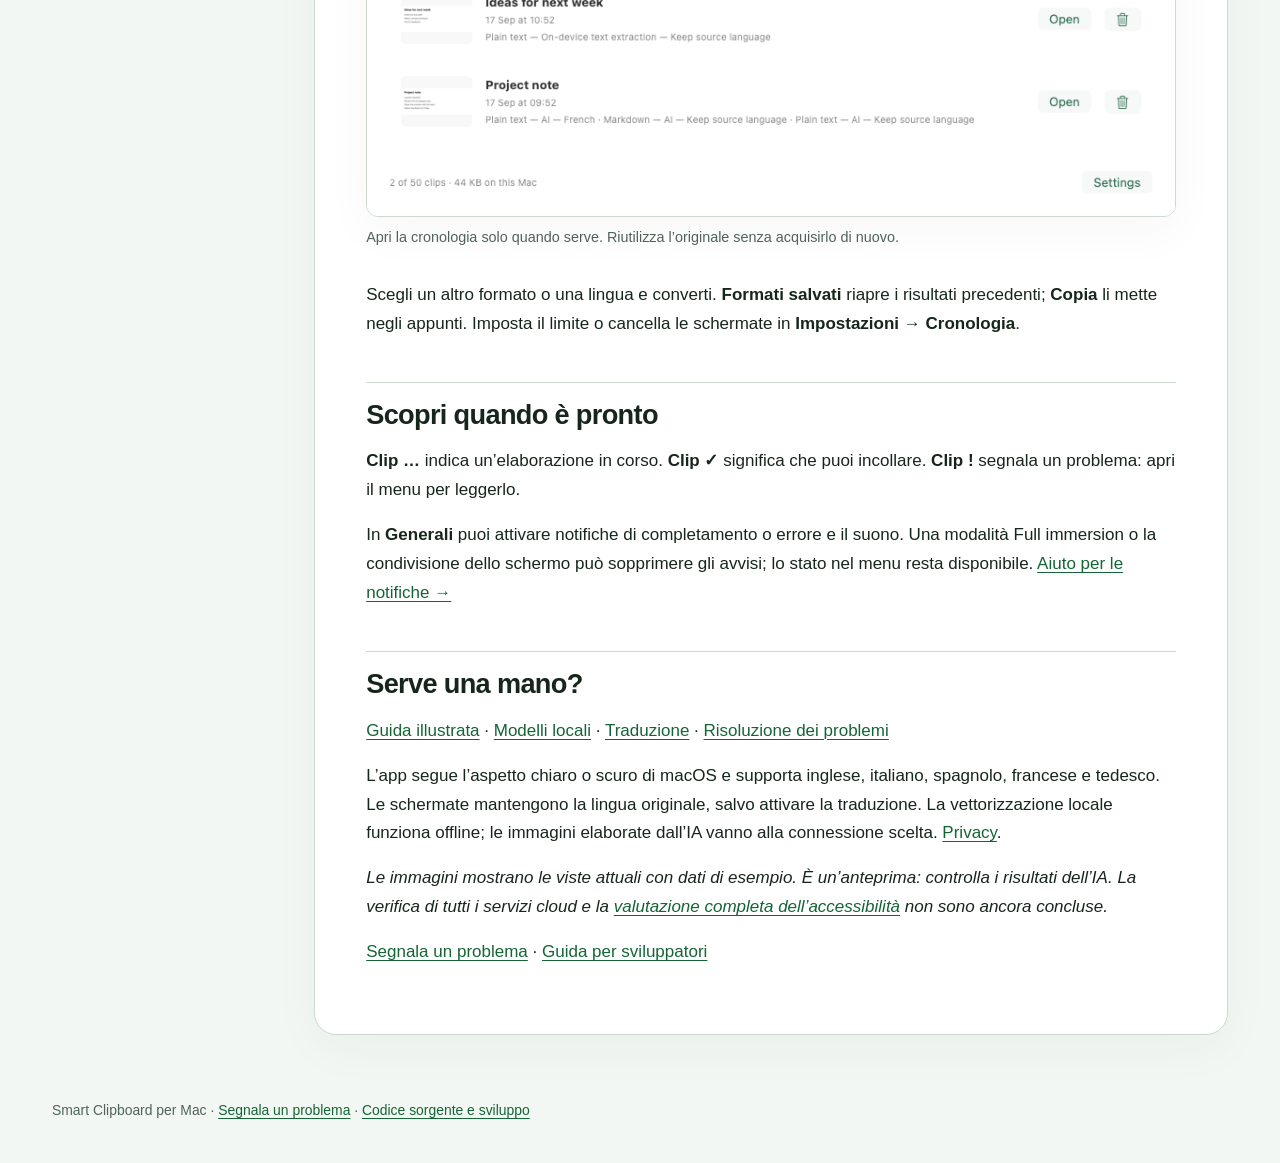
<file: it/index.html>
<!doctype html>
<html lang="it"><head><meta charset="utf-8"><meta name="viewport" content="width=device-width,initial-scale=1">
<meta name="color-scheme" content="light dark">
<meta http-equiv="Content-Security-Policy" content="default-src 'none'; style-src 'self'; img-src 'self'; media-src 'self'; base-uri 'none'; form-action 'none'">
<meta name="description" content="Configura Smart Clipboard sul Mac, scegli l’elaborazione locale o nel cloud e copia le acquisizioni direttamente negli appunti.">
<title>Smart Clipboard — Acquisisci, converti e incolla</title><link rel="icon" type="image/png" href="../assets/app-icon.png"><link rel="stylesheet" href="../assets/style.css"></head>
<body class="home"><a class="skip" href="#main">Vai al contenuto</a>
<header class="site-header"><a class="brand" href="index.html"><img src="../assets/app-icon.png" alt="" width="42" height="42">Smart Clipboard</a>
<nav aria-label="Navigazione principale"><a href="index.html" aria-current="page">Per iniziare</a><a href="guide.html">Guida all’uso</a><a href="https://github.com/colombod/smart-clipboard/releases">Download</a></nav><nav class="language-nav" aria-label="Lingua"><span>Lingua:</span><a href="../index.html" lang="en" hreflang="en">English</a><a href="../es/index.html" lang="es" hreflang="es">Español</a><a href="index.html" lang="it" hreflang="it" aria-current="page">Italiano</a><a href="../fr/index.html" lang="fr" hreflang="fr">Français</a><a href="../de/index.html" lang="de" hreflang="de">Deutsch</a></nav></header>
<div class="layout"><nav class="toc" aria-label="In questa pagina"><details open><summary>In questa pagina</summary><ul><li><a href="#per-iniziare">Per iniziare</a></li><li><a href="#scegli-cosa-incollare">Scegli cosa incollare</a></li><li><a href="#trasforma-unimmagine-in-svg">Trasforma un’immagine in SVG</a></li><li><a href="#riutilizza-una-schermata">Riutilizza una schermata</a></li><li><a href="#scopri-quando-è-pronto">Scopri quando è pronto</a></li><li><a href="#serve-una-mano">Serve una mano?</a></li></ul></details></nav>
<main id="main" tabindex="-1"><h1 id="smart-clipboard">Smart Clipboard</h1>
<img src="../assets/app-icon.png" alt="Icona di Smart Clipboard con cornice di acquisizione" width="100">

<p><strong>Cattura ciò che vedi. Incolla ciò che ti serve.</strong></p>
<p>Un’app discreta nella barra dei menu del Mac che trasforma le schermate in testo, tabelle, dati strutturati o SVG. Scegli le preferenze una volta, poi acquisisci e incolla senza aprire l’app.</p>
<p><strong><a href="https://github.com/colombod/smart-clipboard/releases/download/v0.4.0-preview.15/Smart-Clipboard-0.4.0-macOS-arm64.dmg">Scarica per Mac</a></strong> · Apple Silicon · macOS 14 o successivo · Firmata e autenticata da Apple</p>
<p>Versione attuale: <strong><a href="https://github.com/colombod/smart-clipboard/releases/tag/v0.4.0-preview.15">0.4 in anteprima, build 15</a></strong>. <a href="https://github.com/colombod/smart-clipboard/blob/e2676a812aec6921b12868dad737c83bf9a4a0d7/docs/releases/v0.4.0-preview.md">Limiti noti dell’anteprima</a>.</p>
<h2 id="per-iniziare">Per iniziare</h2>
<ol type="1">
<li><strong>Installa:</strong> apri il DMG e trascina Smart Clipboard in <strong>Applicazioni</strong>. Avvia l’app e cerca <strong>Clip</strong> nella barra dei menu.</li>
<li><strong>Configura una volta:</strong> apri <strong>Clip → Impostazioni e stato…</strong>. Scegli il formato in <strong>Generali</strong> e, se serve, una connessione IA.</li>
<li><strong>Acquisisci e incolla:</strong> chiudi le impostazioni, premi <strong>⌃⌘R</strong>, seleziona un’area, attendi <strong>Clip ✓</strong> e premi <strong>⌘V</strong> nell’app di destinazione.</li>
</ol>
<p>Usa <strong>⌃⌘W</strong> per una finestra. <strong>Spazio</strong> cambia modalità di selezione; <strong>Esc</strong> annulla. Le abbreviazioni salvate hanno la precedenza. Consenti la registrazione dello schermo quando macOS lo richiede.</p>
<h2 id="scegli-cosa-incollare">Scegli cosa incollare</h2>
<figure class="screenshot">
<a href="../assets/screenshots/capture-settings.png"><img src="../assets/screenshots/capture-settings.png" alt="Impostazioni generali con rilevamento automatico e mantenimento della lingua originale."></a>
<figcaption>Scegli il risultato una volta. Le impostazioni possono restare chiuse mentre lavori. Seleziona un’immagine per ingrandirla; le schermate della guida mostrano l’interfaccia in inglese.</figcaption>
</figure>
<ul>
<li><strong>Rilevamento automatico:</strong> lascia scegliere all’IA un formato utile.</li>
<li><strong>Testo semplice, Markdown, HTML, JSON o YAML:</strong> scegli un risultato modificabile preciso.</li>
<li><strong>Solo immagine:</strong> conserva l’immagine senza IA.</li>
<li><strong>SVG:</strong> vettorizza le forme sul Mac o ricostruisci con l’IA.</li>
</ul>
<p>Per l’elaborazione IA usa il tuo account di un servizio cloud oppure <strong>Locale / oMLX</strong>. <a href="guide.html#configurare-omlx">Configurare la connessione →</a></p>
<h2 id="trasforma-unimmagine-in-svg">Trasforma un’immagine in SVG</h2>
<figure class="screenshot">
<a href="../assets/screenshots/svg-tracing.png"><img src="../assets/screenshots/svg-tracing.png" alt="Impostazioni SVG con vettorizzazione sul dispositivo, profilo Foto e dettaglio Bilanciato."></a>
<figcaption>Generali → SVG → Vettorizza sul dispositivo. Non servono account, modelli o server.</figcaption>
</figure>
<p>Scegli <strong>Foto</strong>, <strong>Logo</strong> o <strong>Disegno al tratto</strong>, poi acquisisci come sempre. <strong>Bilanciato</strong> contiene le dimensioni del file; <strong>Dettagliato</strong> conserva più forme e colori. Incolla il codice SVG oppure usa <strong>Cronologia → Apri → Salva…</strong> per importarlo in un editor vettoriale.</p>
<p>La vettorizzazione mantiene lo sfondo e trasforma le parole in contorni. Per usare un modello scegli <strong>Ricostruisci con l’IA</strong>. <a href="guide.html#creare-svg-dalle-immagini">Guida alla vettorizzazione →</a></p>
<h2 id="riutilizza-una-schermata">Riutilizza una schermata</h2>
<figure class="screenshot">
<a href="../assets/screenshots/history.png"><img src="../assets/screenshots/history.png" alt="Cronologia con schermate di esempio e versioni separate in testo, Markdown e francese."></a>
<figcaption>Apri la cronologia solo quando serve. Riutilizza l’originale senza acquisirlo di nuovo.</figcaption>
</figure>
<p>Scegli un altro formato o una lingua e converti. <strong>Formati salvati</strong> riapre i risultati precedenti; <strong>Copia</strong> li mette negli appunti. Imposta il limite o cancella le schermate in <strong>Impostazioni → Cronologia</strong>.</p>
<h2 id="scopri-quando-è-pronto">Scopri quando è pronto</h2>
<p><strong>Clip …</strong> indica un’elaborazione in corso. <strong>Clip ✓</strong> significa che puoi incollare. <strong>Clip !</strong> segnala un problema: apri il menu per leggerlo.</p>
<p>In <strong>Generali</strong> puoi attivare notifiche di completamento o errore e il suono. Una modalità Full immersion o la condivisione dello schermo può sopprimere gli avvisi; lo stato nel menu resta disponibile. <a href="guide.html#notifiche">Aiuto per le notifiche →</a></p>
<h2 id="serve-una-mano">Serve una mano?</h2>
<p><a href="guide.html">Guida illustrata</a> · <a href="guide.html#scegliere-un-modello-locale">Modelli locali</a> · <a href="guide.html#lingue-e-traduzione">Traduzione</a> · <a href="guide.html#se-la-cattura-non-funziona">Risoluzione dei problemi</a></p>
<p>L’app segue l’aspetto chiaro o scuro di macOS e supporta inglese, italiano, spagnolo, francese e tedesco. Le schermate mantengono la lingua originale, salvo attivare la traduzione. La vettorizzazione locale funziona offline; le immagini elaborate dall’IA vanno alla connessione scelta. <a href="guide.html#privacy-e-archiviazione">Privacy</a>.</p>
<p><em>Le immagini mostrano le viste attuali con dati di esempio. È un’anteprima: controlla i risultati dell’IA. La verifica di tutti i servizi cloud e la <a href="https://github.com/colombod/smart-clipboard/blob/e2676a812aec6921b12868dad737c83bf9a4a0d7/docs/ACCESSIBILITY.md">valutazione completa dell’accessibilità</a> non sono ancora concluse.</em></p>
<p><a href="https://github.com/colombod/smart-clipboard/issues/new">Segnala un problema</a> · <a href="https://github.com/colombod/smart-clipboard/blob/e2676a812aec6921b12868dad737c83bf9a4a0d7/docs/DEVELOPING.md">Guida per sviluppatori</a></p>
</main></div>
<footer class="site-footer">Smart Clipboard per Mac · <a href="https://github.com/colombod/smart-clipboard/issues/new">Segnala un problema</a> · <a href="https://github.com/colombod/smart-clipboard">Codice sorgente e sviluppo</a></footer>
</body></html>
</file>
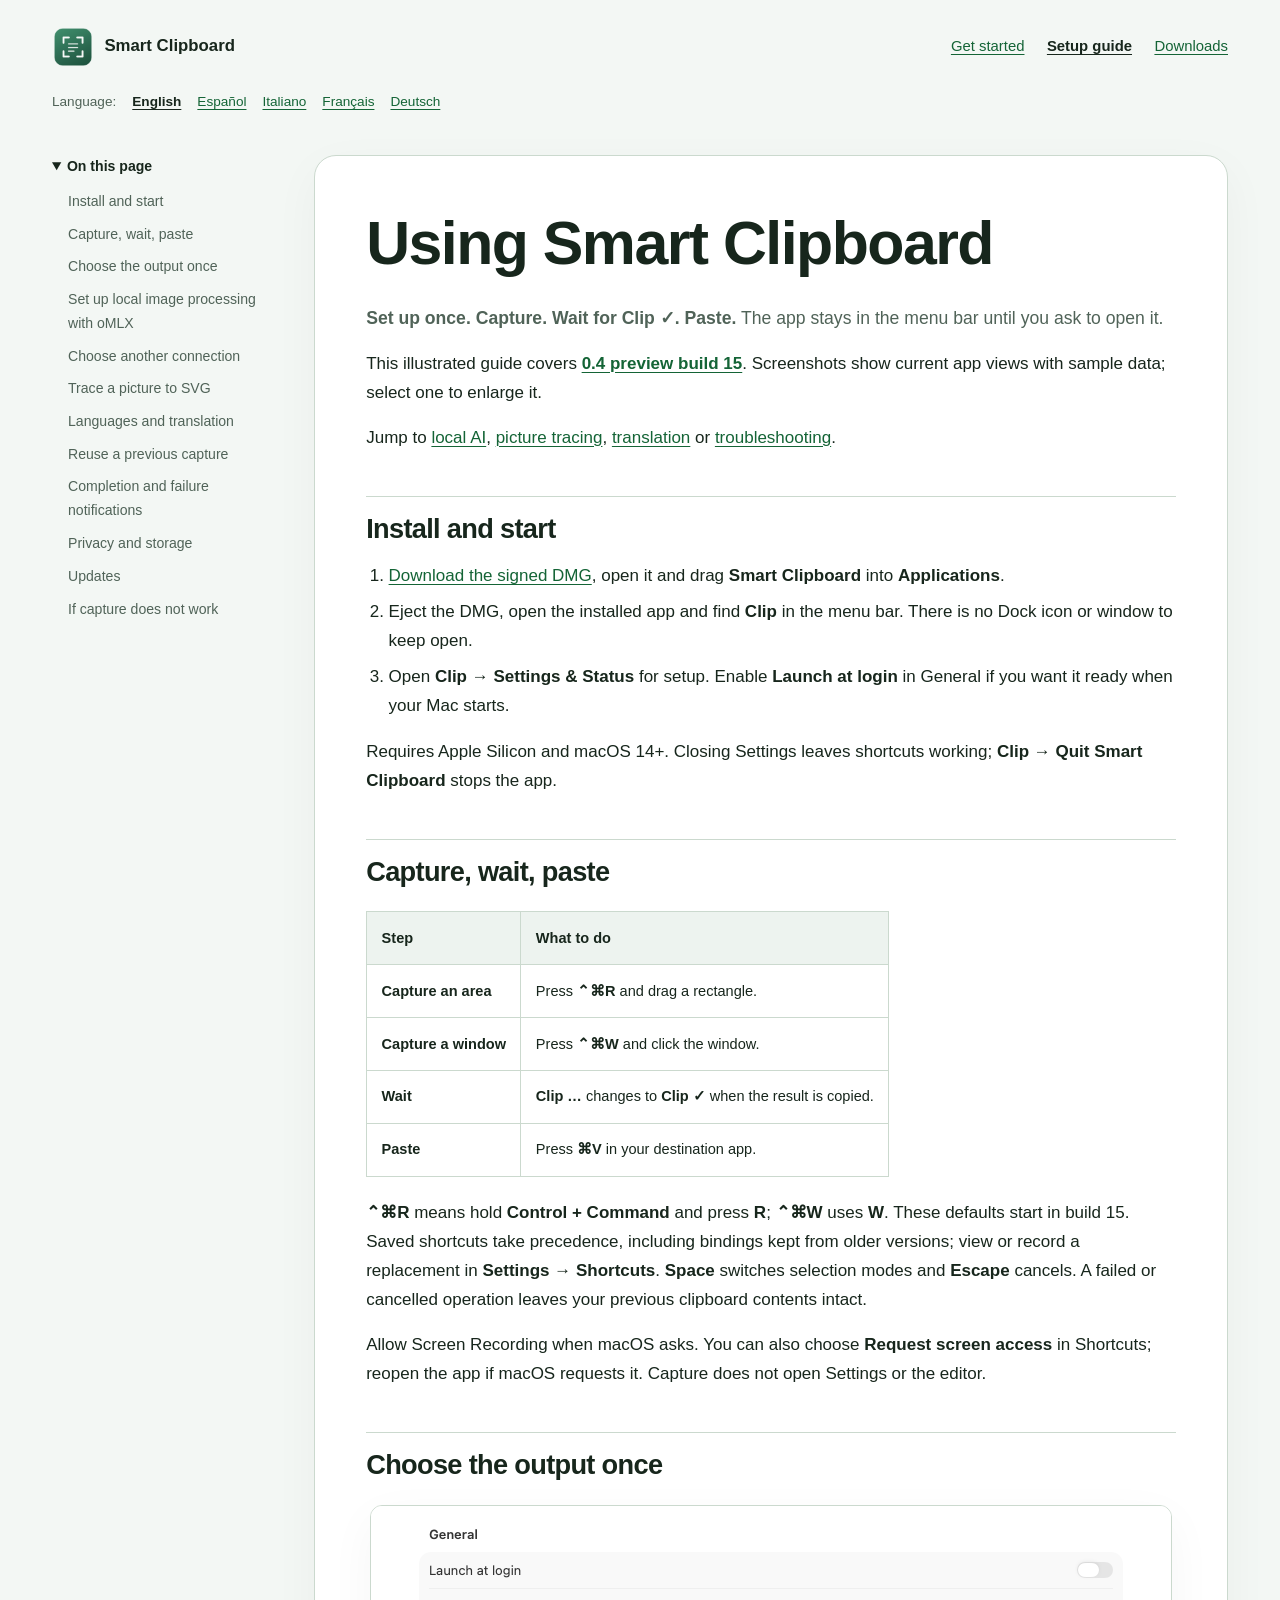
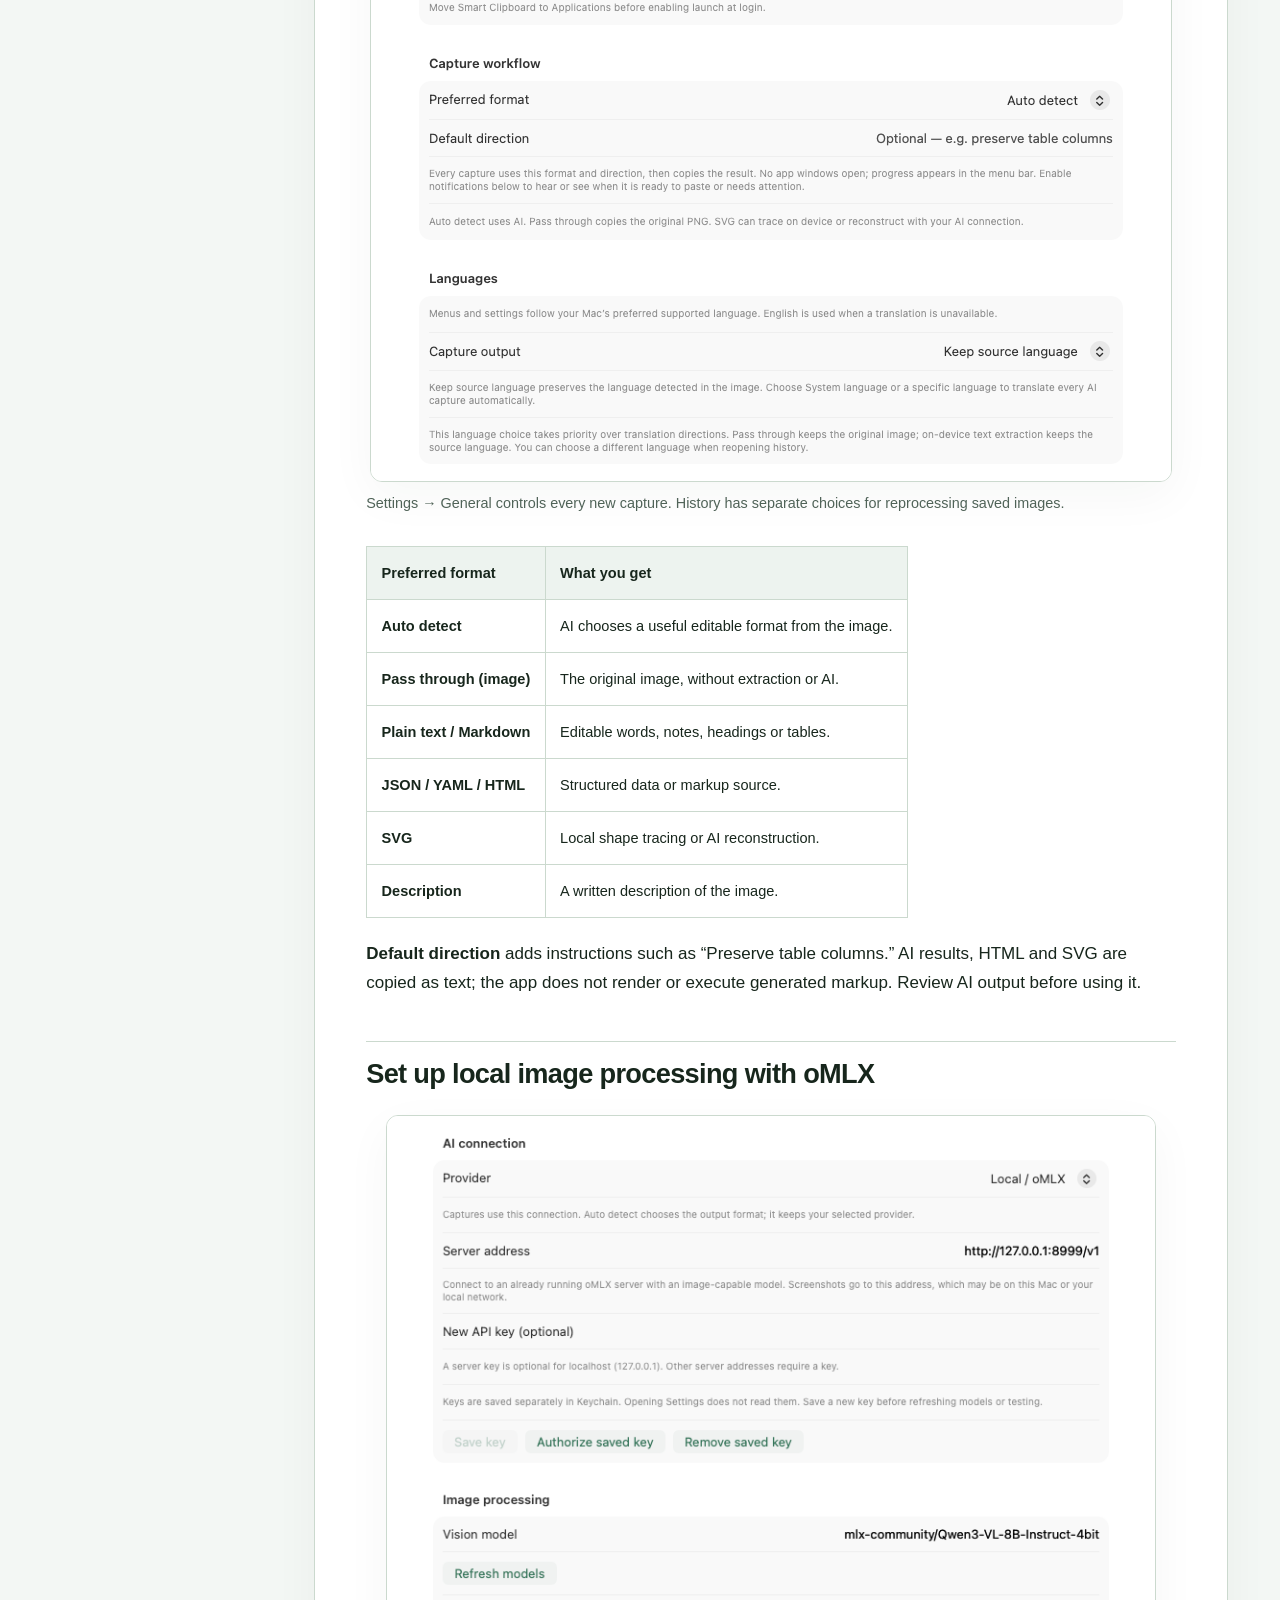
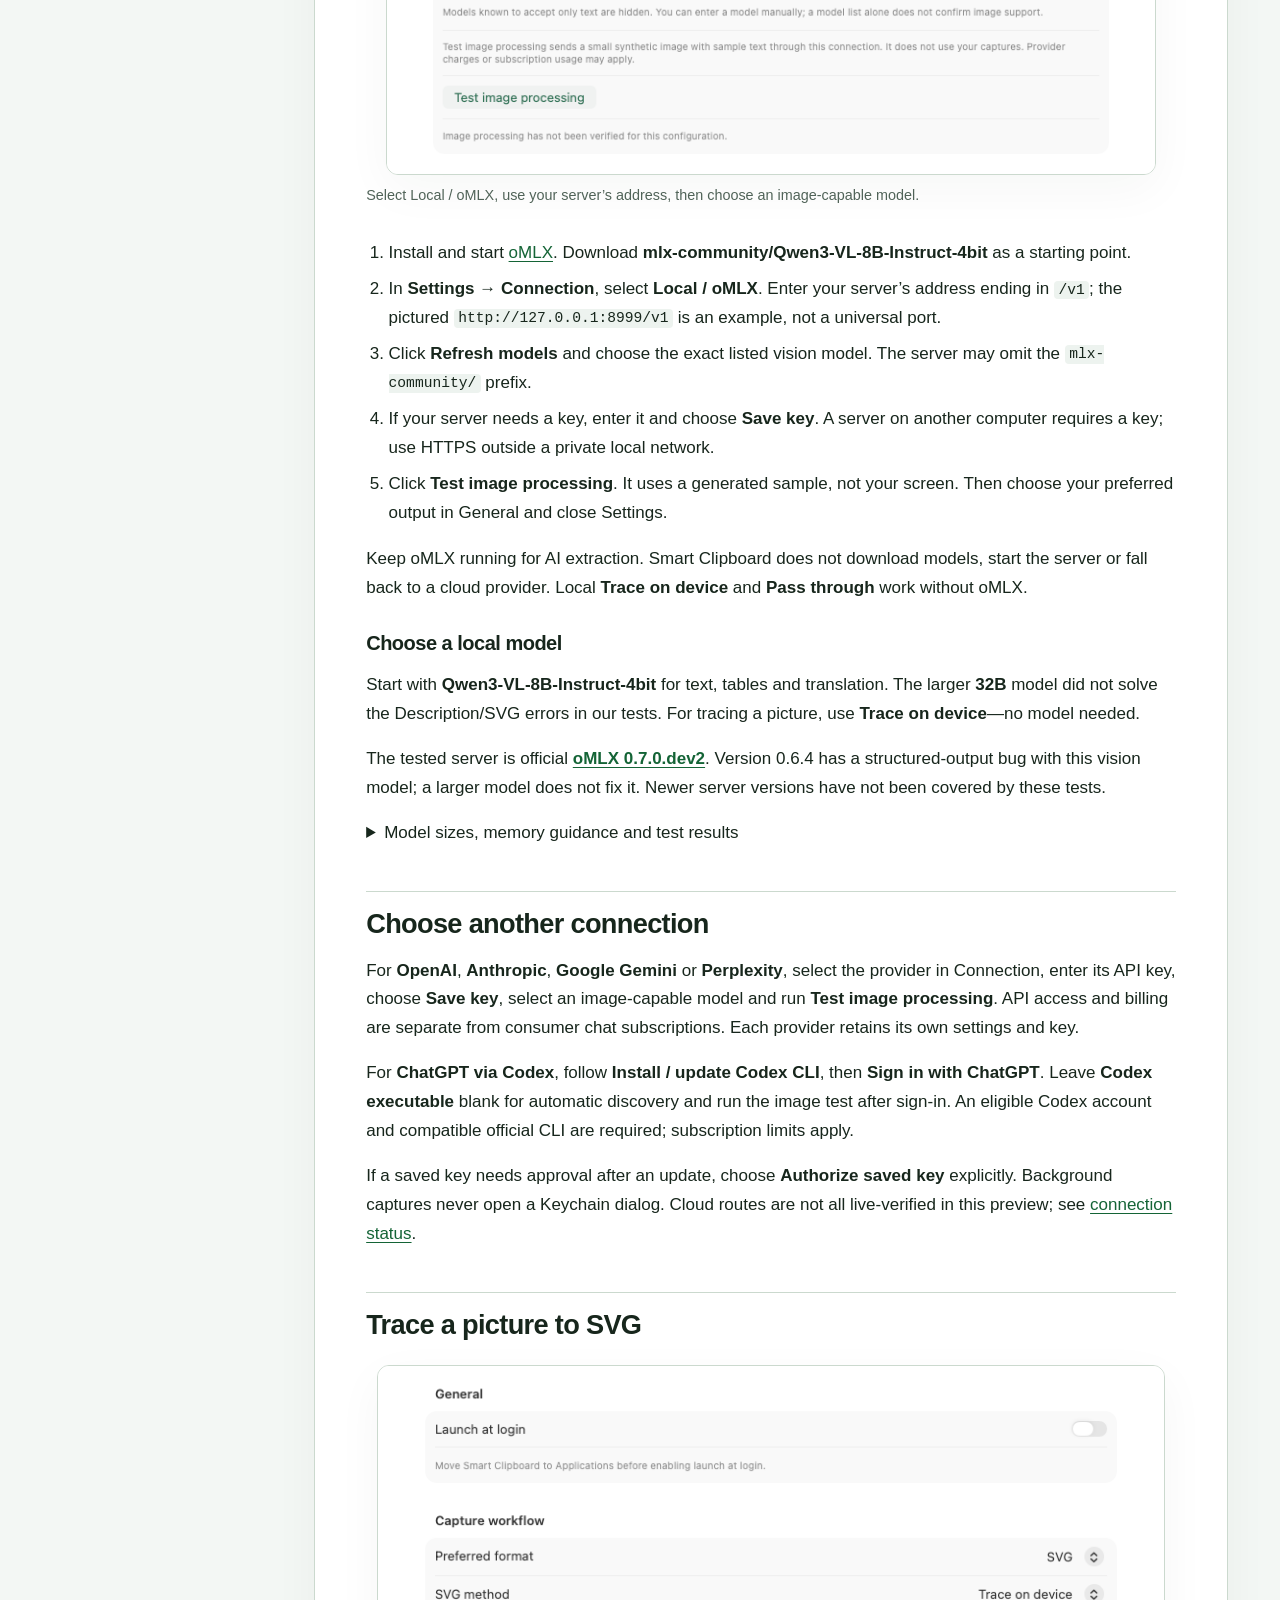
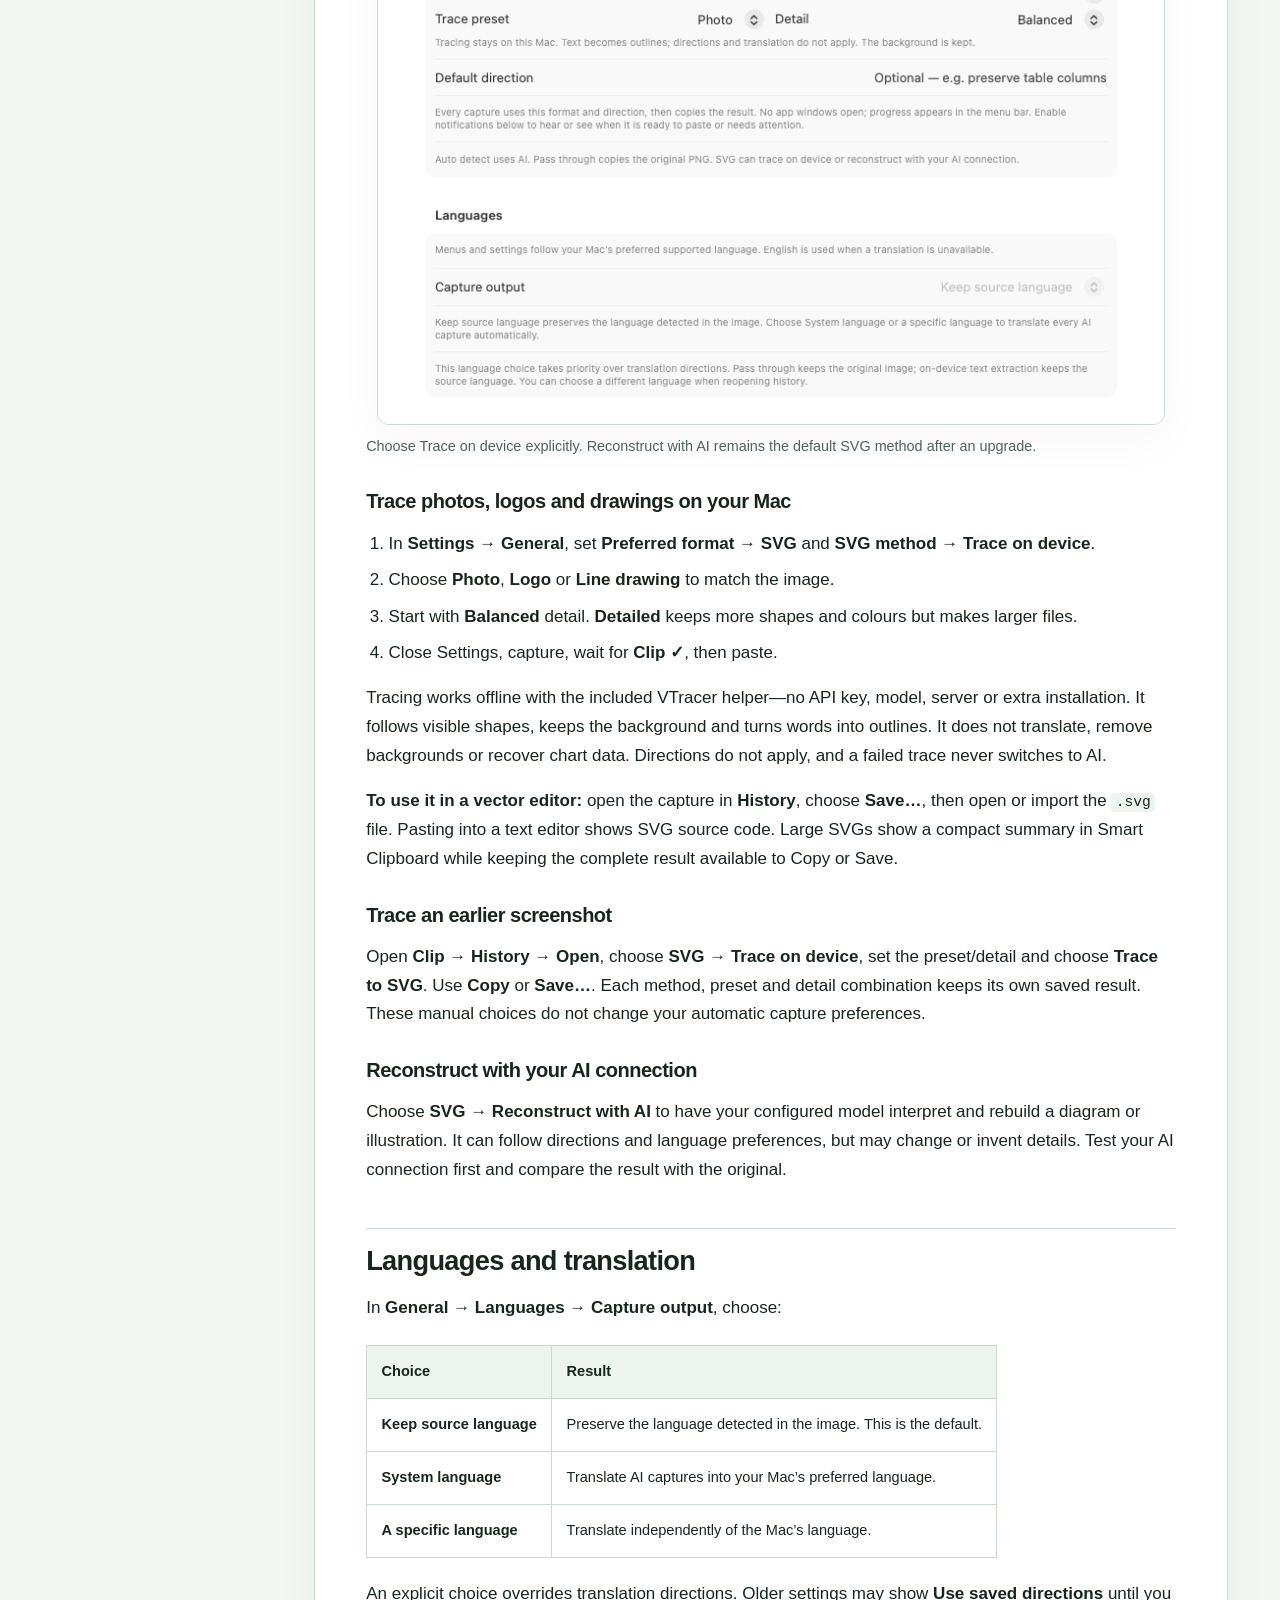
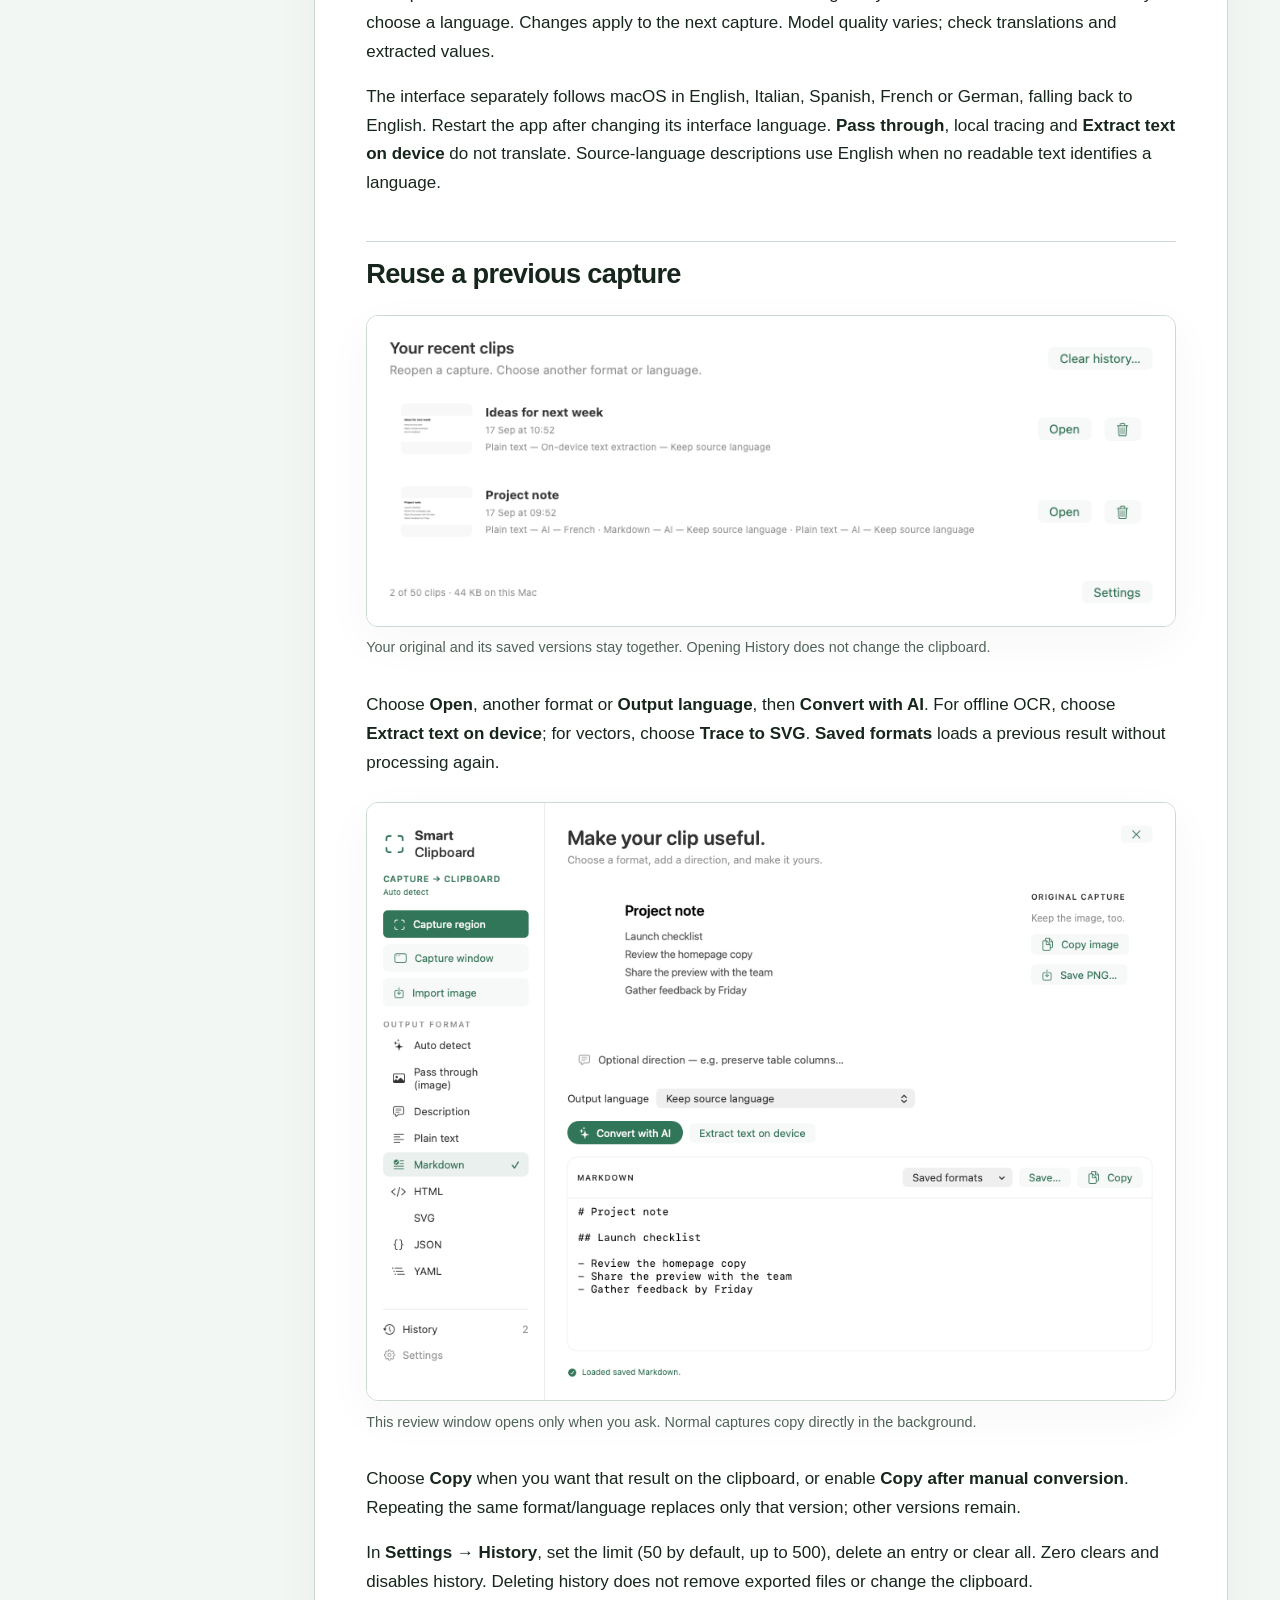
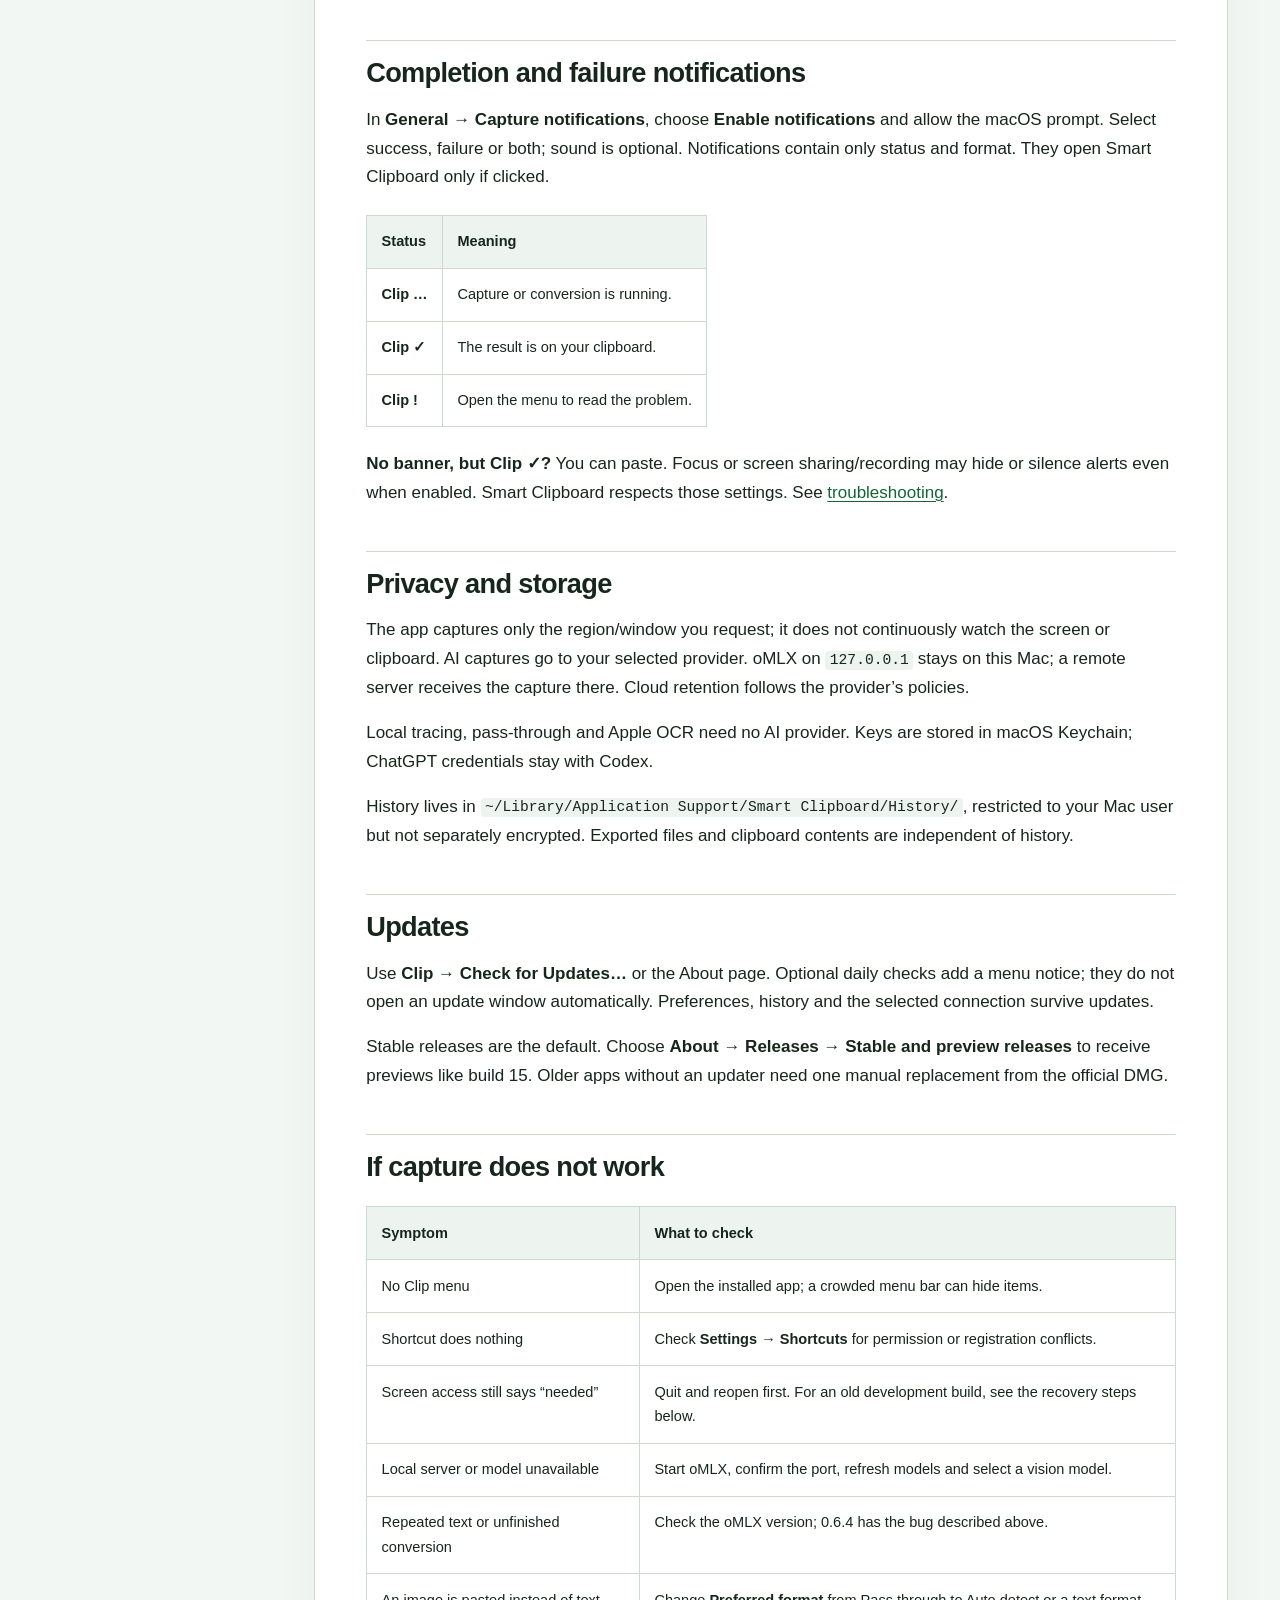
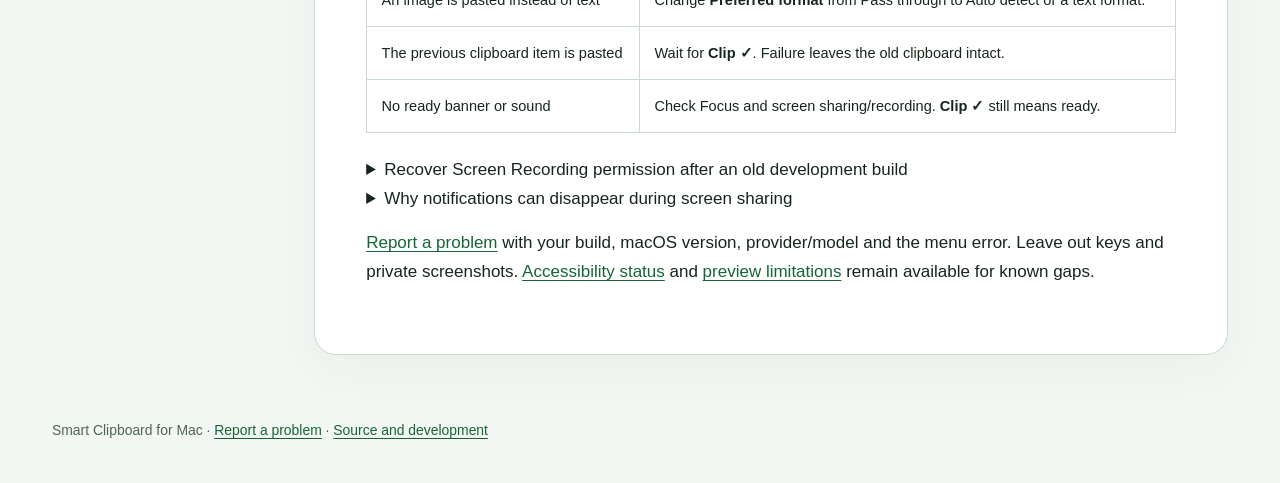
<file: guide.html>
<!doctype html>
<html lang="en"><head><meta charset="utf-8"><meta name="viewport" content="width=device-width,initial-scale=1">
<meta name="color-scheme" content="light dark">
<meta http-equiv="Content-Security-Policy" content="default-src 'none'; style-src 'self'; img-src 'self'; media-src 'self'; base-uri 'none'; form-action 'none'">
<meta name="description" content="Set up Smart Clipboard on your Mac, choose local or cloud image processing, and capture directly to your clipboard.">
<title>Setup and usage guide — Smart Clipboard</title><link rel="icon" type="image/png" href="assets/app-icon.png"><link rel="stylesheet" href="assets/style.css"></head>
<body class="guide"><a class="skip" href="#main">Skip to content</a>
<header class="site-header"><a class="brand" href="index.html"><img src="assets/app-icon.png" alt="" width="42" height="42">Smart Clipboard</a>
<nav aria-label="Main navigation"><a href="index.html">Get started</a><a href="guide.html" aria-current="page">Setup guide</a><a href="https://github.com/colombod/smart-clipboard/releases">Downloads</a></nav><nav class="language-nav" aria-label="Language"><span>Language:</span><a href="guide.html" lang="en" hreflang="en" aria-current="page">English</a><a href="es/guide.html" lang="es" hreflang="es">Español</a><a href="it/guide.html" lang="it" hreflang="it">Italiano</a><a href="fr/guide.html" lang="fr" hreflang="fr">Français</a><a href="de/guide.html" lang="de" hreflang="de">Deutsch</a></nav></header>
<div class="layout"><nav class="toc" aria-label="On this page"><details open><summary>On this page</summary><ul><li><a href="#install-and-start">Install and start</a></li><li><a href="#capture-wait-paste">Capture, wait, paste</a></li><li><a href="#choose-the-output-once">Choose the output once</a></li><li><a href="#set-up-local-image-processing-with-omlx">Set up local image processing with oMLX</a></li><li><a href="#choose-another-connection">Choose another connection</a></li><li><a href="#trace-a-picture-to-svg">Trace a picture to SVG</a></li><li><a href="#languages-and-translation">Languages and translation</a></li><li><a href="#reuse-a-previous-capture">Reuse a previous capture</a></li><li><a href="#completion-and-failure-notifications">Completion and failure notifications</a></li><li><a href="#privacy-and-storage">Privacy and storage</a></li><li><a href="#updates">Updates</a></li><li><a href="#if-capture-does-not-work">If capture does not work</a></li></ul></details></nav>
<main id="main" tabindex="-1"><h1 id="using-smart-clipboard">Using Smart Clipboard</h1>
<p><strong>Set up once. Capture. Wait for Clip ✓. Paste.</strong> The app stays in the menu bar until you ask to open it.</p>
<p>This illustrated guide covers <strong><a href="https://github.com/colombod/smart-clipboard/releases/tag/v0.4.0-preview.15">0.4 preview build 15</a></strong>. Screenshots show current app views with sample data; select one to enlarge it.</p>
<p>Jump to <a href="#set-up-local-image-processing-with-omlx">local AI</a>, <a href="#trace-a-picture-to-svg">picture tracing</a>, <a href="#languages-and-translation">translation</a> or <a href="#if-capture-does-not-work">troubleshooting</a>.</p>
<h2 id="install-and-start">Install and start</h2>
<ol type="1">
<li><a href="https://github.com/colombod/smart-clipboard/releases/download/v0.4.0-preview.15/Smart-Clipboard-0.4.0-macOS-arm64.dmg">Download the signed DMG</a>, open it and drag <strong>Smart Clipboard</strong> into <strong>Applications</strong>.</li>
<li>Eject the DMG, open the installed app and find <strong>Clip</strong> in the menu bar. There is no Dock icon or window to keep open.</li>
<li>Open <strong>Clip → Settings &amp; Status</strong> for setup. Enable <strong>Launch at login</strong> in General if you want it ready when your Mac starts.</li>
</ol>
<p>Requires Apple Silicon and macOS 14+. Closing Settings leaves shortcuts working; <strong>Clip → Quit Smart Clipboard</strong> stops the app.</p>
<h2 id="capture-wait-paste">Capture, wait, paste</h2>
<table>
<thead>
<tr>
<th>Step</th>
<th>What to do</th>
</tr>
</thead>
<tbody>
<tr>
<td><strong>Capture an area</strong></td>
<td>Press <strong>⌃⌘R</strong> and drag a rectangle.</td>
</tr>
<tr>
<td><strong>Capture a window</strong></td>
<td>Press <strong>⌃⌘W</strong> and click the window.</td>
</tr>
<tr>
<td><strong>Wait</strong></td>
<td><strong>Clip …</strong> changes to <strong>Clip ✓</strong> when the result is copied.</td>
</tr>
<tr>
<td><strong>Paste</strong></td>
<td>Press <strong>⌘V</strong> in your destination app.</td>
</tr>
</tbody>
</table>
<p><strong>⌃⌘R</strong> means hold <strong>Control + Command</strong> and press <strong>R</strong>; <strong>⌃⌘W</strong> uses <strong>W</strong>. These defaults start in build 15. Saved shortcuts take precedence, including bindings kept from older versions; view or record a replacement in <strong>Settings → Shortcuts</strong>. <strong>Space</strong> switches selection modes and <strong>Escape</strong> cancels. A failed or cancelled operation leaves your previous clipboard contents intact.</p>
<p>Allow Screen Recording when macOS asks. You can also choose <strong>Request screen access</strong> in Shortcuts; reopen the app if macOS requests it. Capture does not open Settings or the editor.</p>
<h2 id="choose-the-output-once">Choose the output once</h2>
<figure class="screenshot">
<a href="assets/screenshots/capture-settings.png"><img src="assets/screenshots/capture-settings.png" alt="General settings with Auto detect and Keep source language selected."></a>
<figcaption>Settings → General controls every new capture. History has separate choices for reprocessing saved images.</figcaption>
</figure>
<table>
<thead>
<tr>
<th>Preferred format</th>
<th>What you get</th>
</tr>
</thead>
<tbody>
<tr>
<td><strong>Auto detect</strong></td>
<td>AI chooses a useful editable format from the image.</td>
</tr>
<tr>
<td><strong>Pass through (image)</strong></td>
<td>The original image, without extraction or AI.</td>
</tr>
<tr>
<td><strong>Plain text / Markdown</strong></td>
<td>Editable words, notes, headings or tables.</td>
</tr>
<tr>
<td><strong>JSON / YAML / HTML</strong></td>
<td>Structured data or markup source.</td>
</tr>
<tr>
<td><strong>SVG</strong></td>
<td>Local shape tracing or AI reconstruction.</td>
</tr>
<tr>
<td><strong>Description</strong></td>
<td>A written description of the image.</td>
</tr>
</tbody>
</table>
<p><strong>Default direction</strong> adds instructions such as “Preserve table columns.” AI results, HTML and SVG are copied as text; the app does not render or execute generated markup. Review AI output before using it.</p>
<h2 id="set-up-local-image-processing-with-omlx">Set up local image processing with oMLX</h2>
<figure class="screenshot">
<a href="assets/screenshots/local-connection.png"><img src="assets/screenshots/local-connection.png" alt="Local oMLX connection form with a localhost server address and Qwen3-VL vision model."></a>
<figcaption>Select Local / oMLX, use your server’s address, then choose an image-capable model.</figcaption>
</figure>
<ol type="1">
<li>Install and start <a href="https://github.com/jundot/omlx">oMLX</a>. Download <strong>mlx-community/Qwen3-VL-8B-Instruct-4bit</strong> as a starting point.</li>
<li>In <strong>Settings → Connection</strong>, select <strong>Local / oMLX</strong>. Enter your server’s address ending in <code>/v1</code>; the pictured <code>http://127.0.0.1:8999/v1</code> is an example, not a universal port.</li>
<li>Click <strong>Refresh models</strong> and choose the exact listed vision model. The server may omit the <code>mlx-community/</code> prefix.</li>
<li>If your server needs a key, enter it and choose <strong>Save key</strong>. A server on another computer requires a key; use HTTPS outside a private local network.</li>
<li>Click <strong>Test image processing</strong>. It uses a generated sample, not your screen. Then choose your preferred output in General and close Settings.</li>
</ol>
<p>Keep oMLX running for AI extraction. Smart Clipboard does not download models, start the server or fall back to a cloud provider. Local <strong>Trace on device</strong> and <strong>Pass through</strong> work without oMLX.</p>
<h3 id="choose-a-local-model">Choose a local model</h3>
<p>Start with <strong>Qwen3-VL-8B-Instruct-4bit</strong> for text, tables and translation. The larger <strong>32B</strong> model did not solve the Description/SVG errors in our tests. For tracing a picture, use <strong>Trace on device</strong>—no model needed.</p>
<p>The tested server is official <strong><a href="https://github.com/jundot/omlx/releases/tag/v0.7.0.dev2">oMLX 0.7.0.dev2</a></strong>. Version 0.6.4 has a structured-output bug with this vision model; a larger model does not fix it. Newer server versions have not been covered by these tests.</p>
<details>
<summary>Model sizes, memory guidance and test results</summary>

<p>The following are 4-bit MLX Community conversions of Qwen image-capable models. Copy the full download ID into oMLX's downloader:</p>
<table>
<thead>
<tr>
<th>Download ID and model card</th>
<th>Disk download</th>
<th>Status on 22 September 2026</th>
</tr>
</thead>
<tbody>
<tr>
<td><a href="https://huggingface.co/mlx-community/Qwen3-VL-8B-Instruct-4bit">mlx-community/Qwen3-VL-8B-Instruct-4bit</a></td>
<td>About 5.78 GB in the <a href="https://huggingface.co/mlx-community/Qwen3-VL-8B-Instruct-4bit/tree/main">publisher's file listing</a>.</td>
<td>Smaller starting point for local evaluation. Text, tables and structured data worked on tested synthetic images; Description invented spelling observations and SVG changed aspect ratio, borders or layout. It has not passed all-format quality acceptance.</td>
</tr>
<tr>
<td><a href="https://huggingface.co/mlx-community/Qwen3-VL-32B-Instruct-4bit">mlx-community/Qwen3-VL-32B-Instruct-4bit</a></td>
<td>Verified download: 19,636,446,591 bytes across 19 files, about 19.64 GB / 18.29 GiB.</td>
<td>Tested with oMLX 0.7.0.dev2. It preserved the test values, but Description invented alignment details and SVG used the wrong canvas and added a table row. Six prompt probes improved canvas dimensions without resolving content/layout errors. It has not passed all-format quality acceptance.</td>
</tr>
</tbody>
</table>
<p>The measured 32B download matches <a href="https://huggingface.co/mlx-community/Qwen3-VL-32B-Instruct-4bit/tree/6e5644d3ea4b953b5221ffd02339bf897041038a">publisher revision <code>6e5644d</code></a>. Sizes describe disk downloads, not running memory use.</p>
<p><strong>Memory planning estimates:</strong> allow at least 16 GB unified memory for the 8B candidate or 48 GB for 32B, with additional headroom for larger images, context and other apps. These are conservative estimates, not verified minimum requirements or speed guarantees. The recorded tests used a 128 GiB Mac; lower-memory Macs have not been validated. Keep extra disk space available for server caches. Start with a small non-private sample and check the output before relying on either model.</p>
<p>For observed outputs and the distinction between automated checks and visual quality, see <a href="https://github.com/colombod/smart-clipboard/blob/e2676a812aec6921b12868dad737c83bf9a4a0d7/docs/testing/OMLX.md">the local test evidence</a>. Description and SVG remain experimental in this preview and have not passed all-format quality acceptance.</p>
</details>

<h2 id="choose-another-connection">Choose another connection</h2>
<p>For <strong>OpenAI</strong>, <strong>Anthropic</strong>, <strong>Google Gemini</strong> or <strong>Perplexity</strong>, select the provider in Connection, enter its API key, choose <strong>Save key</strong>, select an image-capable model and run <strong>Test image processing</strong>. API access and billing are separate from consumer chat subscriptions. Each provider retains its own settings and key.</p>
<p>For <strong>ChatGPT via Codex</strong>, follow <strong>Install / update Codex CLI</strong>, then <strong>Sign in with ChatGPT</strong>. Leave <strong>Codex executable</strong> blank for automatic discovery and run the image test after sign-in. An eligible Codex account and compatible official CLI are required; subscription limits apply.</p>
<p>If a saved key needs approval after an update, choose <strong>Authorize saved key</strong> explicitly. Background captures never open a Keychain dialog. Cloud routes are not all live-verified in this preview; see <a href="https://github.com/colombod/smart-clipboard/blob/e2676a812aec6921b12868dad737c83bf9a4a0d7/docs/PROVIDERS.md">connection status</a>.</p>
<h2 id="trace-a-picture-to-svg">Trace a picture to SVG</h2>
<figure class="screenshot">
<a href="assets/screenshots/svg-tracing.png"><img src="assets/screenshots/svg-tracing.png" alt="SVG workflow configured for Trace on device with the Photo preset and Balanced detail."></a>
<figcaption>Choose Trace on device explicitly. Reconstruct with AI remains the default SVG method after an upgrade.</figcaption>
</figure>
<h3 id="trace-photos-logos-and-drawings-on-your-mac">Trace photos, logos and drawings on your Mac</h3>
<ol type="1">
<li>In <strong>Settings → General</strong>, set <strong>Preferred format → SVG</strong> and <strong>SVG method → Trace on device</strong>.</li>
<li>Choose <strong>Photo</strong>, <strong>Logo</strong> or <strong>Line drawing</strong> to match the image.</li>
<li>Start with <strong>Balanced</strong> detail. <strong>Detailed</strong> keeps more shapes and colours but makes larger files.</li>
<li>Close Settings, capture, wait for <strong>Clip ✓</strong>, then paste.</li>
</ol>
<p>Tracing works offline with the included VTracer helper—no API key, model, server or extra installation. It follows visible shapes, keeps the background and turns words into outlines. It does not translate, remove backgrounds or recover chart data. Directions do not apply, and a failed trace never switches to AI.</p>
<p><strong>To use it in a vector editor:</strong> open the capture in <strong>History</strong>, choose <strong>Save…</strong>, then open or import the <code>.svg</code> file. Pasting into a text editor shows SVG source code. Large SVGs show a compact summary in Smart Clipboard while keeping the complete result available to Copy or Save.</p>
<h3 id="trace-an-earlier-screenshot">Trace an earlier screenshot</h3>
<p>Open <strong>Clip → History → Open</strong>, choose <strong>SVG → Trace on device</strong>, set the preset/detail and choose <strong>Trace to SVG</strong>. Use <strong>Copy</strong> or <strong>Save…</strong>. Each method, preset and detail combination keeps its own saved result. These manual choices do not change your automatic capture preferences.</p>
<h3 id="reconstruct-with-your-ai-connection">Reconstruct with your AI connection</h3>
<p>Choose <strong>SVG → Reconstruct with AI</strong> to have your configured model interpret and rebuild a diagram or illustration. It can follow directions and language preferences, but may change or invent details. Test your AI connection first and compare the result with the original.</p>
<h2 id="languages-and-translation">Languages and translation</h2>
<p>In <strong>General → Languages → Capture output</strong>, choose:</p>
<table>
<thead>
<tr>
<th>Choice</th>
<th>Result</th>
</tr>
</thead>
<tbody>
<tr>
<td><strong>Keep source language</strong></td>
<td>Preserve the language detected in the image. This is the default.</td>
</tr>
<tr>
<td><strong>System language</strong></td>
<td>Translate AI captures into your Mac’s preferred language.</td>
</tr>
<tr>
<td><strong>A specific language</strong></td>
<td>Translate independently of the Mac’s language.</td>
</tr>
</tbody>
</table>
<p>An explicit choice overrides translation directions. Older settings may show <strong>Use saved directions</strong> until you choose a language. Changes apply to the next capture. Model quality varies; check translations and extracted values.</p>
<p>The interface separately follows macOS in English, Italian, Spanish, French or German, falling back to English. Restart the app after changing its interface language. <strong>Pass through</strong>, local tracing and <strong>Extract text on device</strong> do not translate. Source-language descriptions use English when no readable text identifies a language.</p>
<h2 id="reuse-a-previous-capture">Reuse a previous capture</h2>
<figure class="screenshot">
<a href="assets/screenshots/history.png"><img src="assets/screenshots/history.png" alt="History list with sample captures and separately saved format and language versions."></a>
<figcaption>Your original and its saved versions stay together. Opening History does not change the clipboard.</figcaption>
</figure>
<p>Choose <strong>Open</strong>, another format or <strong>Output language</strong>, then <strong>Convert with AI</strong>. For offline OCR, choose <strong>Extract text on device</strong>; for vectors, choose <strong>Trace to SVG</strong>. <strong>Saved formats</strong> loads a previous result without processing again.</p>
<figure class="screenshot">
<a href="assets/screenshots/result.png"><img src="assets/screenshots/result.png" alt="A saved sample note beside its editable Markdown result, with language, Copy and Save controls."></a>
<figcaption>This review window opens only when you ask. Normal captures copy directly in the background.</figcaption>
</figure>
<p>Choose <strong>Copy</strong> when you want that result on the clipboard, or enable <strong>Copy after manual conversion</strong>. Repeating the same format/language replaces only that version; other versions remain.</p>
<p>In <strong>Settings → History</strong>, set the limit (50 by default, up to 500), delete an entry or clear all. Zero clears and disables history. Deleting history does not remove exported files or change the clipboard.</p>
<h2 id="completion-and-failure-notifications">Completion and failure notifications</h2>
<p>In <strong>General → Capture notifications</strong>, choose <strong>Enable notifications</strong> and allow the macOS prompt. Select success, failure or both; sound is optional. Notifications contain only status and format. They open Smart Clipboard only if clicked.</p>
<table>
<thead>
<tr>
<th>Status</th>
<th>Meaning</th>
</tr>
</thead>
<tbody>
<tr>
<td><strong>Clip …</strong></td>
<td>Capture or conversion is running.</td>
</tr>
<tr>
<td><strong>Clip ✓</strong></td>
<td>The result is on your clipboard.</td>
</tr>
<tr>
<td><strong>Clip !</strong></td>
<td>Open the menu to read the problem.</td>
</tr>
</tbody>
</table>
<p><strong>No banner, but Clip ✓?</strong> You can paste. Focus or screen sharing/recording may hide or silence alerts even when enabled. Smart Clipboard respects those settings. See <a href="#if-capture-does-not-work">troubleshooting</a>.</p>
<h2 id="privacy-and-storage">Privacy and storage</h2>
<p>The app captures only the region/window you request; it does not continuously watch the screen or clipboard. AI captures go to your selected provider. oMLX on <code>127.0.0.1</code> stays on this Mac; a remote server receives the capture there. Cloud retention follows the provider’s policies.</p>
<p>Local tracing, pass-through and Apple OCR need no AI provider. Keys are stored in macOS Keychain; ChatGPT credentials stay with Codex.</p>
<p>History lives in <code>~/Library/Application Support/Smart Clipboard/History/</code>, restricted to your Mac user but not separately encrypted. Exported files and clipboard contents are independent of history.</p>
<h2 id="updates">Updates</h2>
<p>Use <strong>Clip → Check for Updates…</strong> or the About page. Optional daily checks add a menu notice; they do not open an update window automatically. Preferences, history and the selected connection survive updates.</p>
<p>Stable releases are the default. Choose <strong>About → Releases → Stable and preview releases</strong> to receive previews like build 15. Older apps without an updater need one manual replacement from the official DMG.</p>
<h2 id="if-capture-does-not-work">If capture does not work</h2>
<table>
<thead>
<tr>
<th>Symptom</th>
<th>What to check</th>
</tr>
</thead>
<tbody>
<tr>
<td>No Clip menu</td>
<td>Open the installed app; a crowded menu bar can hide items.</td>
</tr>
<tr>
<td>Shortcut does nothing</td>
<td>Check <strong>Settings → Shortcuts</strong> for permission or registration conflicts.</td>
</tr>
<tr>
<td>Screen access still says “needed”</td>
<td>Quit and reopen first. For an old development build, see the recovery steps below.</td>
</tr>
<tr>
<td>Local server or model unavailable</td>
<td>Start oMLX, confirm the port, refresh models and select a vision model.</td>
</tr>
<tr>
<td>Repeated text or unfinished conversion</td>
<td>Check the oMLX version; 0.6.4 has the bug described above.</td>
</tr>
<tr>
<td>An image is pasted instead of text</td>
<td>Change <strong>Preferred format</strong> from Pass through to Auto detect or a text format.</td>
</tr>
<tr>
<td>The previous clipboard item is pasted</td>
<td>Wait for <strong>Clip ✓</strong>. Failure leaves the old clipboard intact.</td>
</tr>
<tr>
<td>No ready banner or sound</td>
<td>Check Focus and screen sharing/recording. <strong>Clip ✓</strong> still means ready.</td>
</tr>
</tbody>
</table>
<details>
<summary>Recover Screen Recording permission after an old development build</summary>

<p>In <strong>System Settings → Privacy &amp; Security → Screen &amp; System Audio Recording</strong>, switch only Smart Clipboard off and on, accepting Quit &amp; Reopen when offered. If needed, remove the old entry and add <code>/Applications/Smart Clipboard.app</code> again with <strong>+</strong>. Seek support for an app-specific reset if macOS will not remove it; do not reset other apps’ permissions. Saved settings and history are unaffected.</p>
</details>

<details>
<summary>Why notifications can disappear during screen sharing</summary>

<p>macOS can suppress banners and sounds while a display is shared, mirrored or recorded, even without Focus. Stop that session and retry. Allowing notifications while sharing is a system-wide privacy choice, not required for ordinary capture. Smart Clipboard’s Screen Recording permission alone does not mean it continuously records your screen.</p>
</details>

<p><a href="https://github.com/colombod/smart-clipboard/issues/new">Report a problem</a> with your build, macOS version, provider/model and the menu error. Leave out keys and private screenshots. <a href="https://github.com/colombod/smart-clipboard/blob/e2676a812aec6921b12868dad737c83bf9a4a0d7/docs/ACCESSIBILITY.md">Accessibility status</a> and <a href="https://github.com/colombod/smart-clipboard/blob/e2676a812aec6921b12868dad737c83bf9a4a0d7/docs/releases/v0.4.0-preview.md">preview limitations</a> remain available for known gaps.</p>
</main></div>
<footer class="site-footer">Smart Clipboard for Mac · <a href="https://github.com/colombod/smart-clipboard/issues/new">Report a problem</a> · <a href="https://github.com/colombod/smart-clipboard">Source and development</a></footer>
</body></html>
</file>
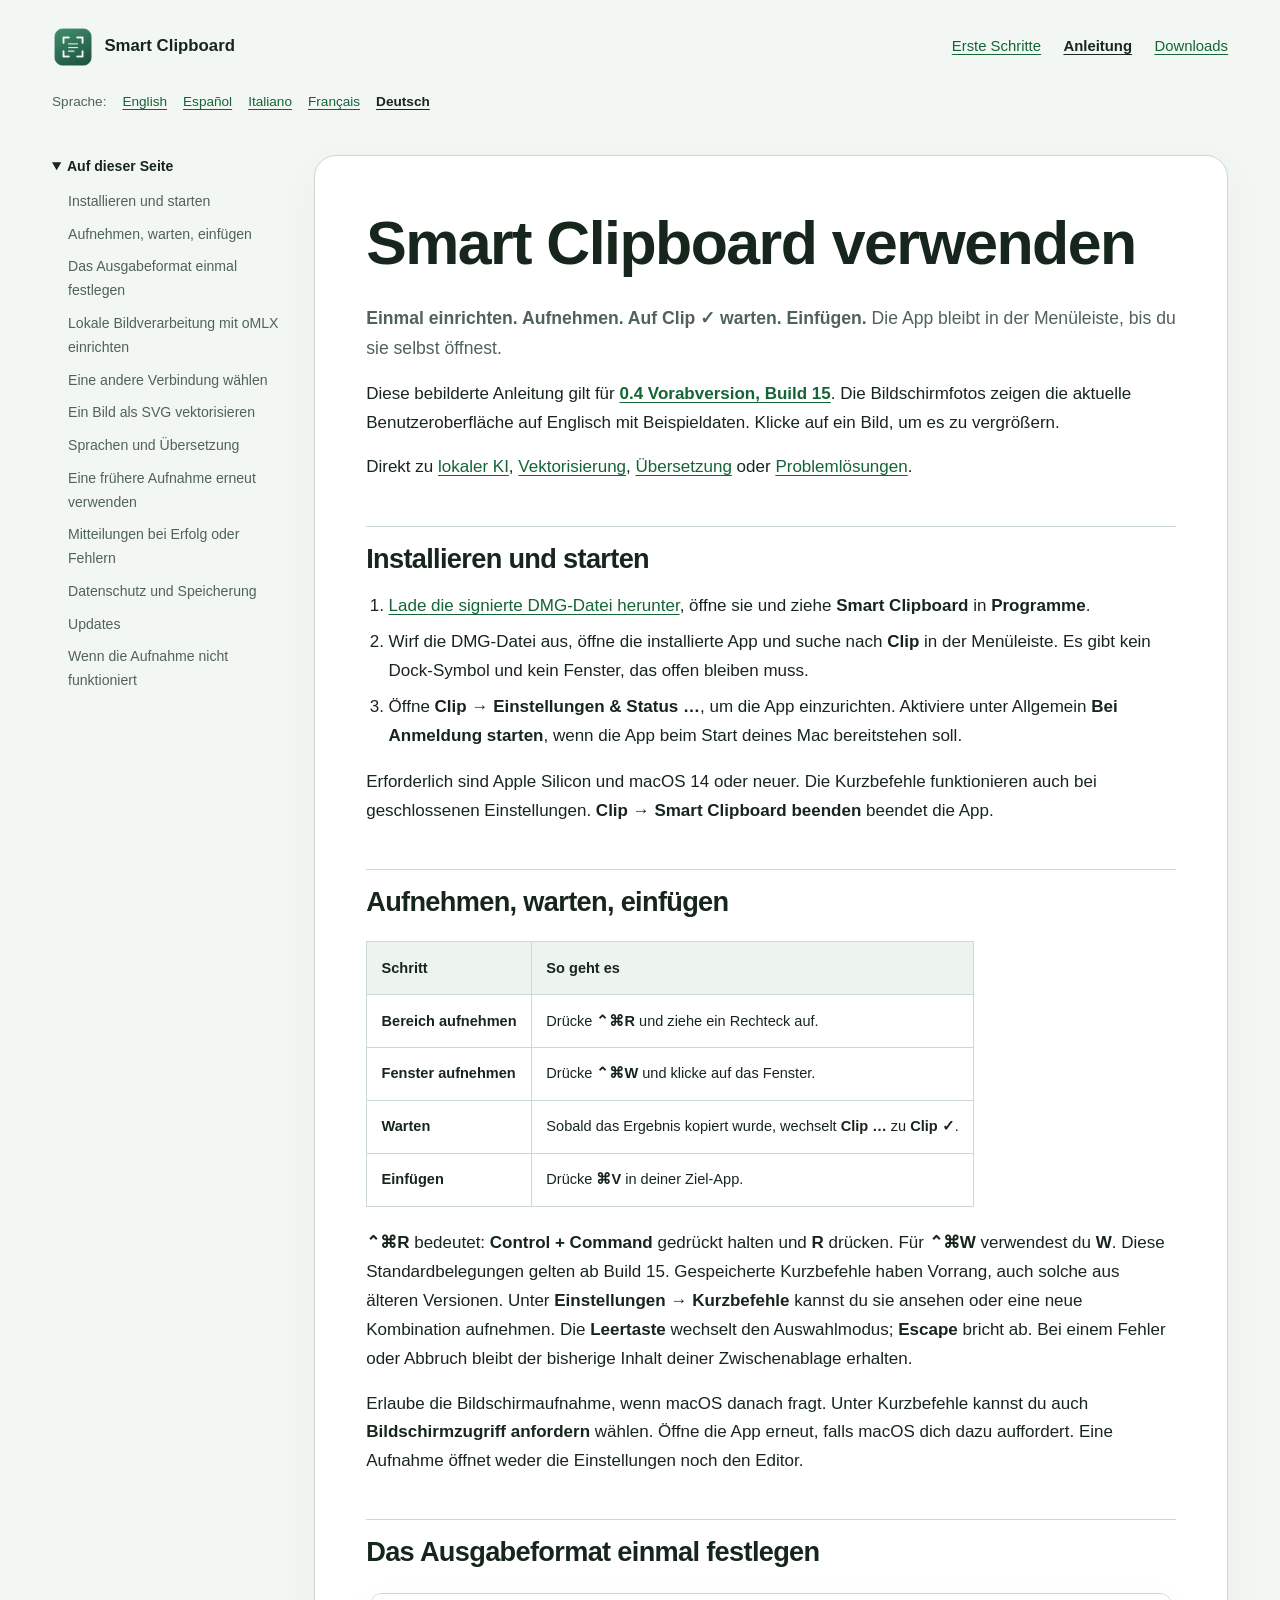
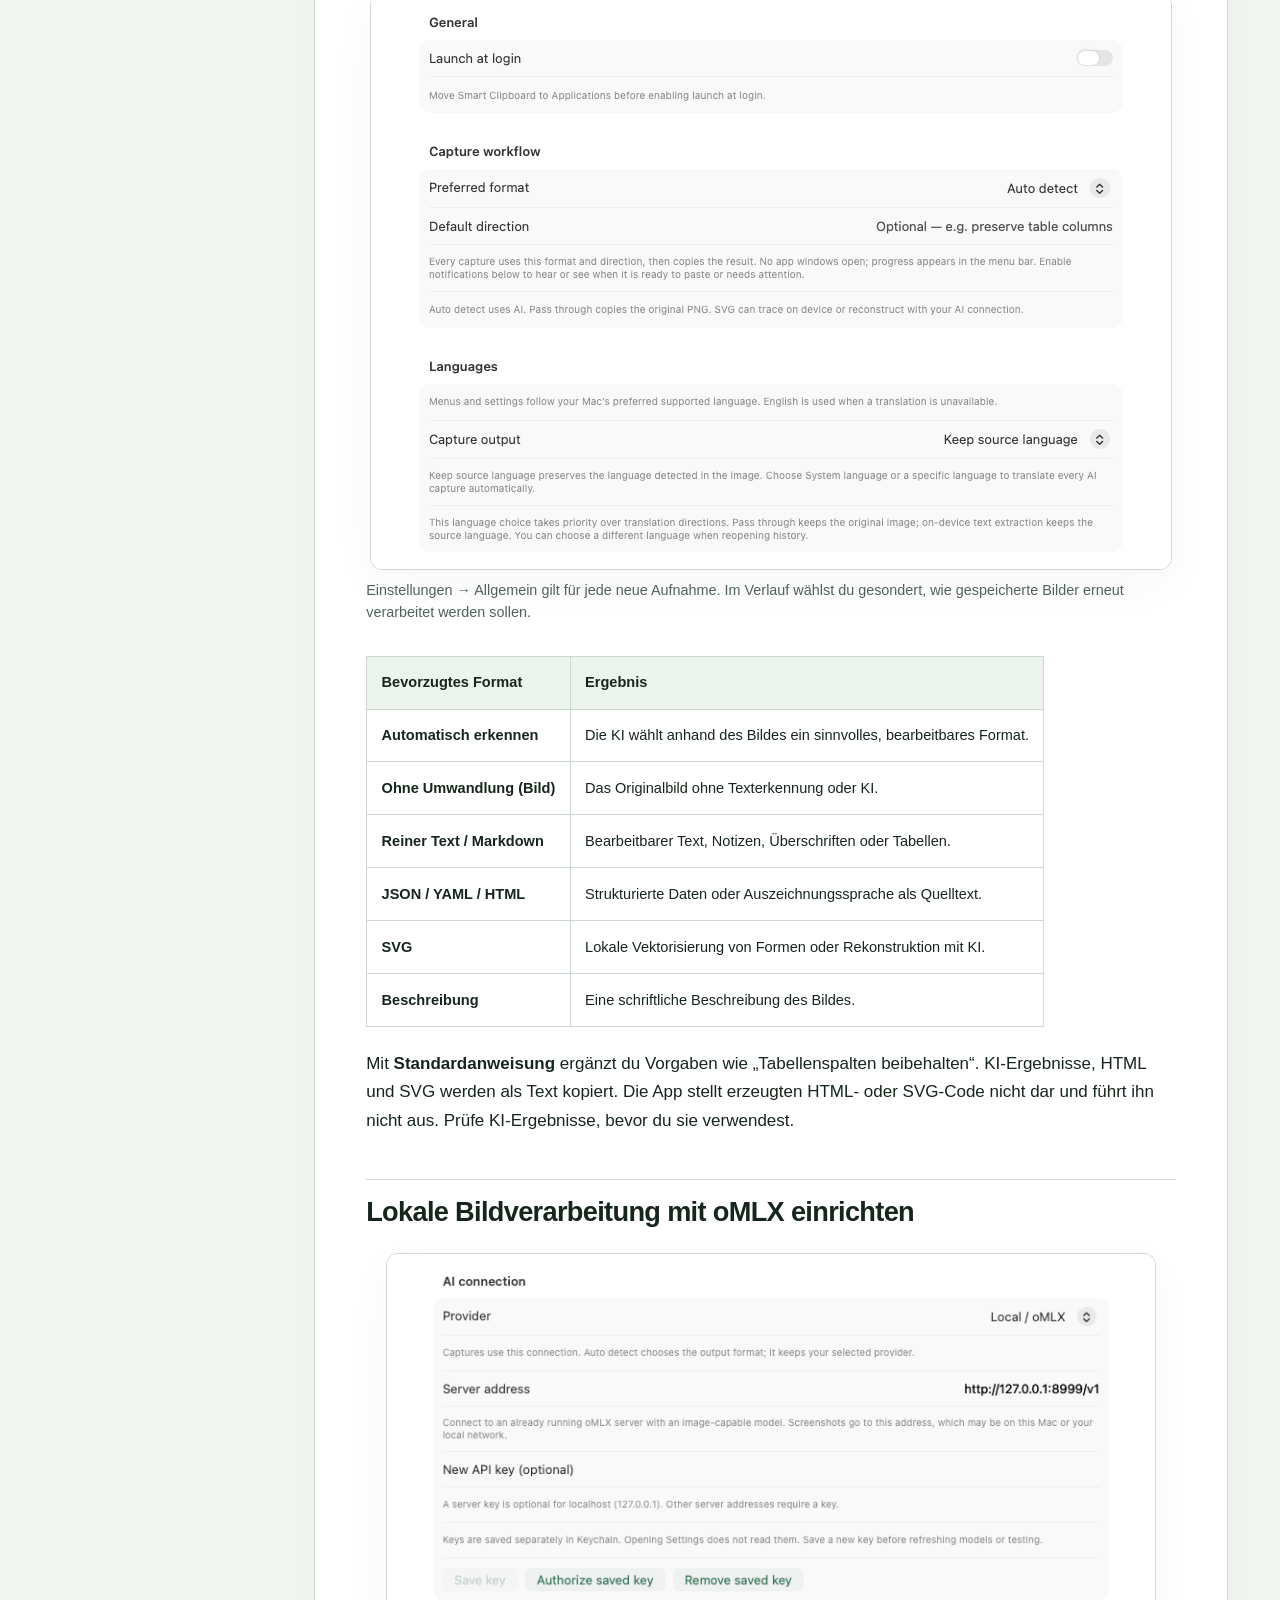
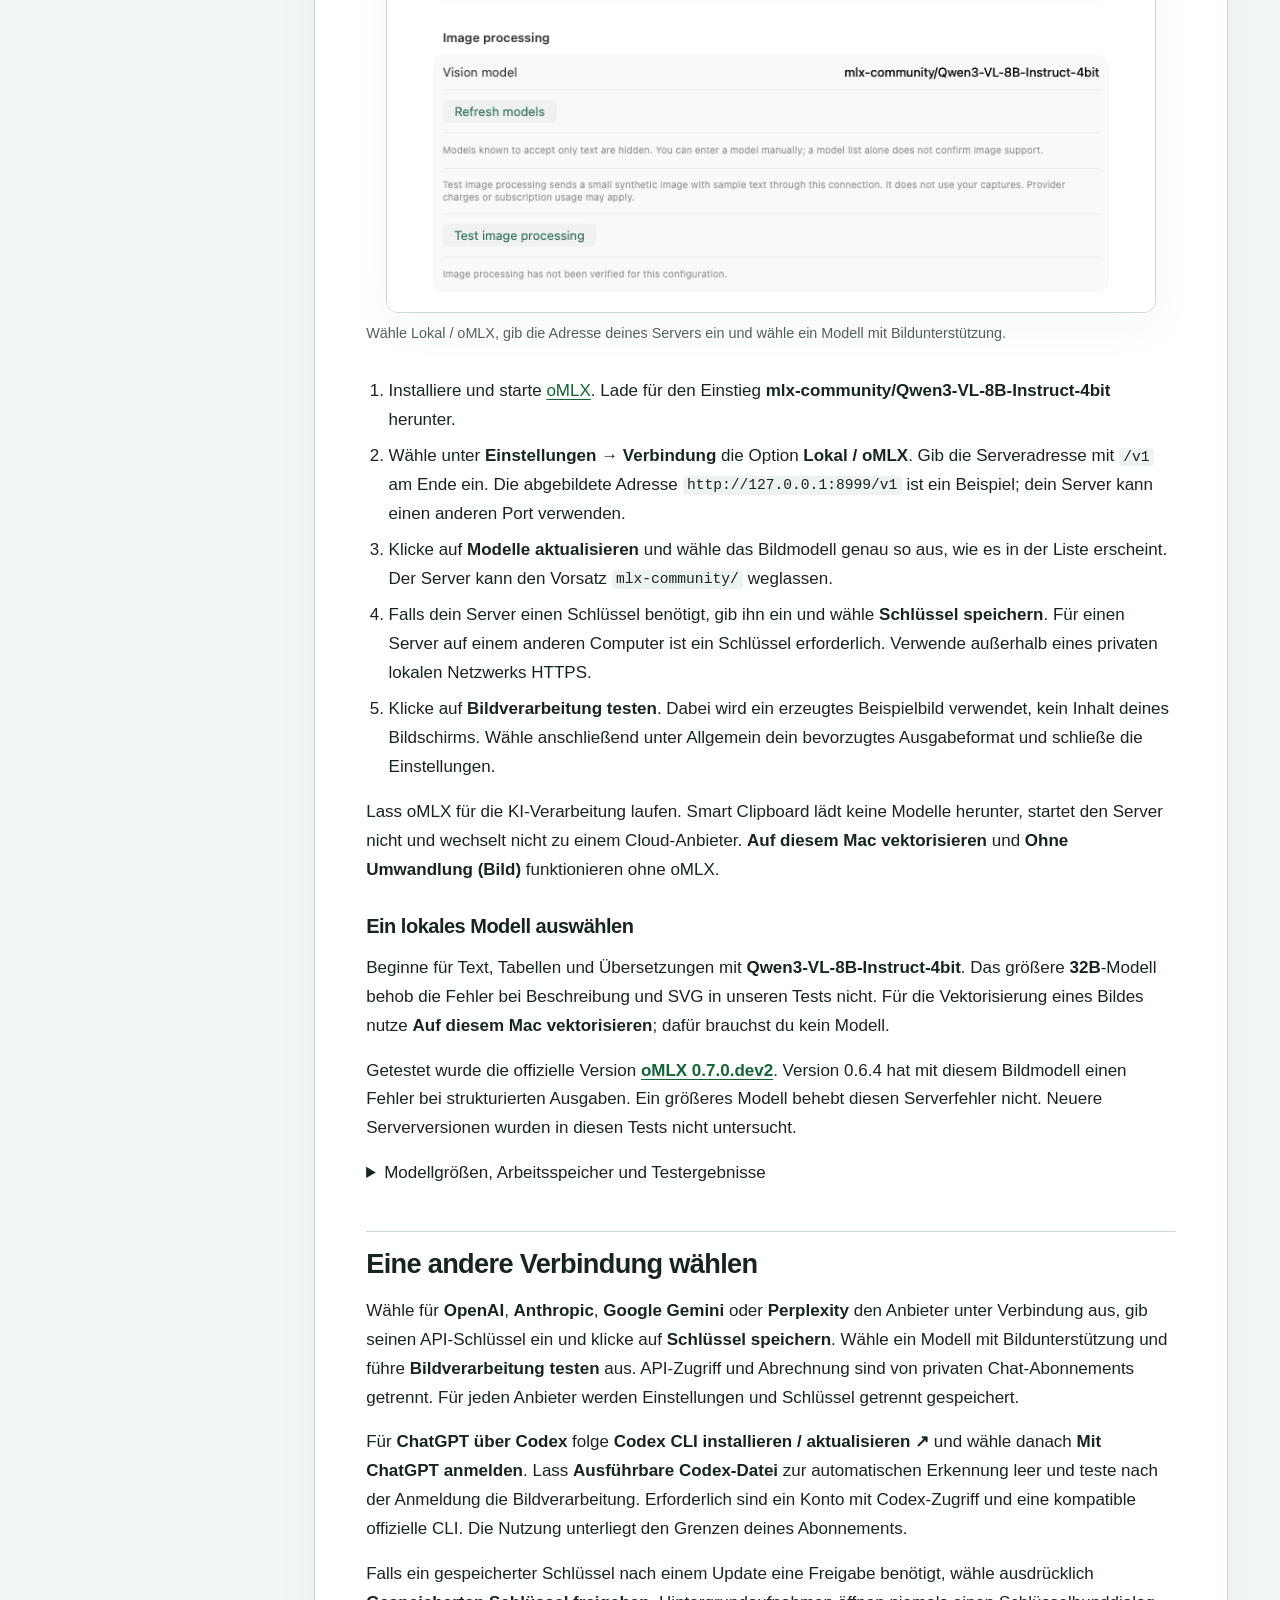
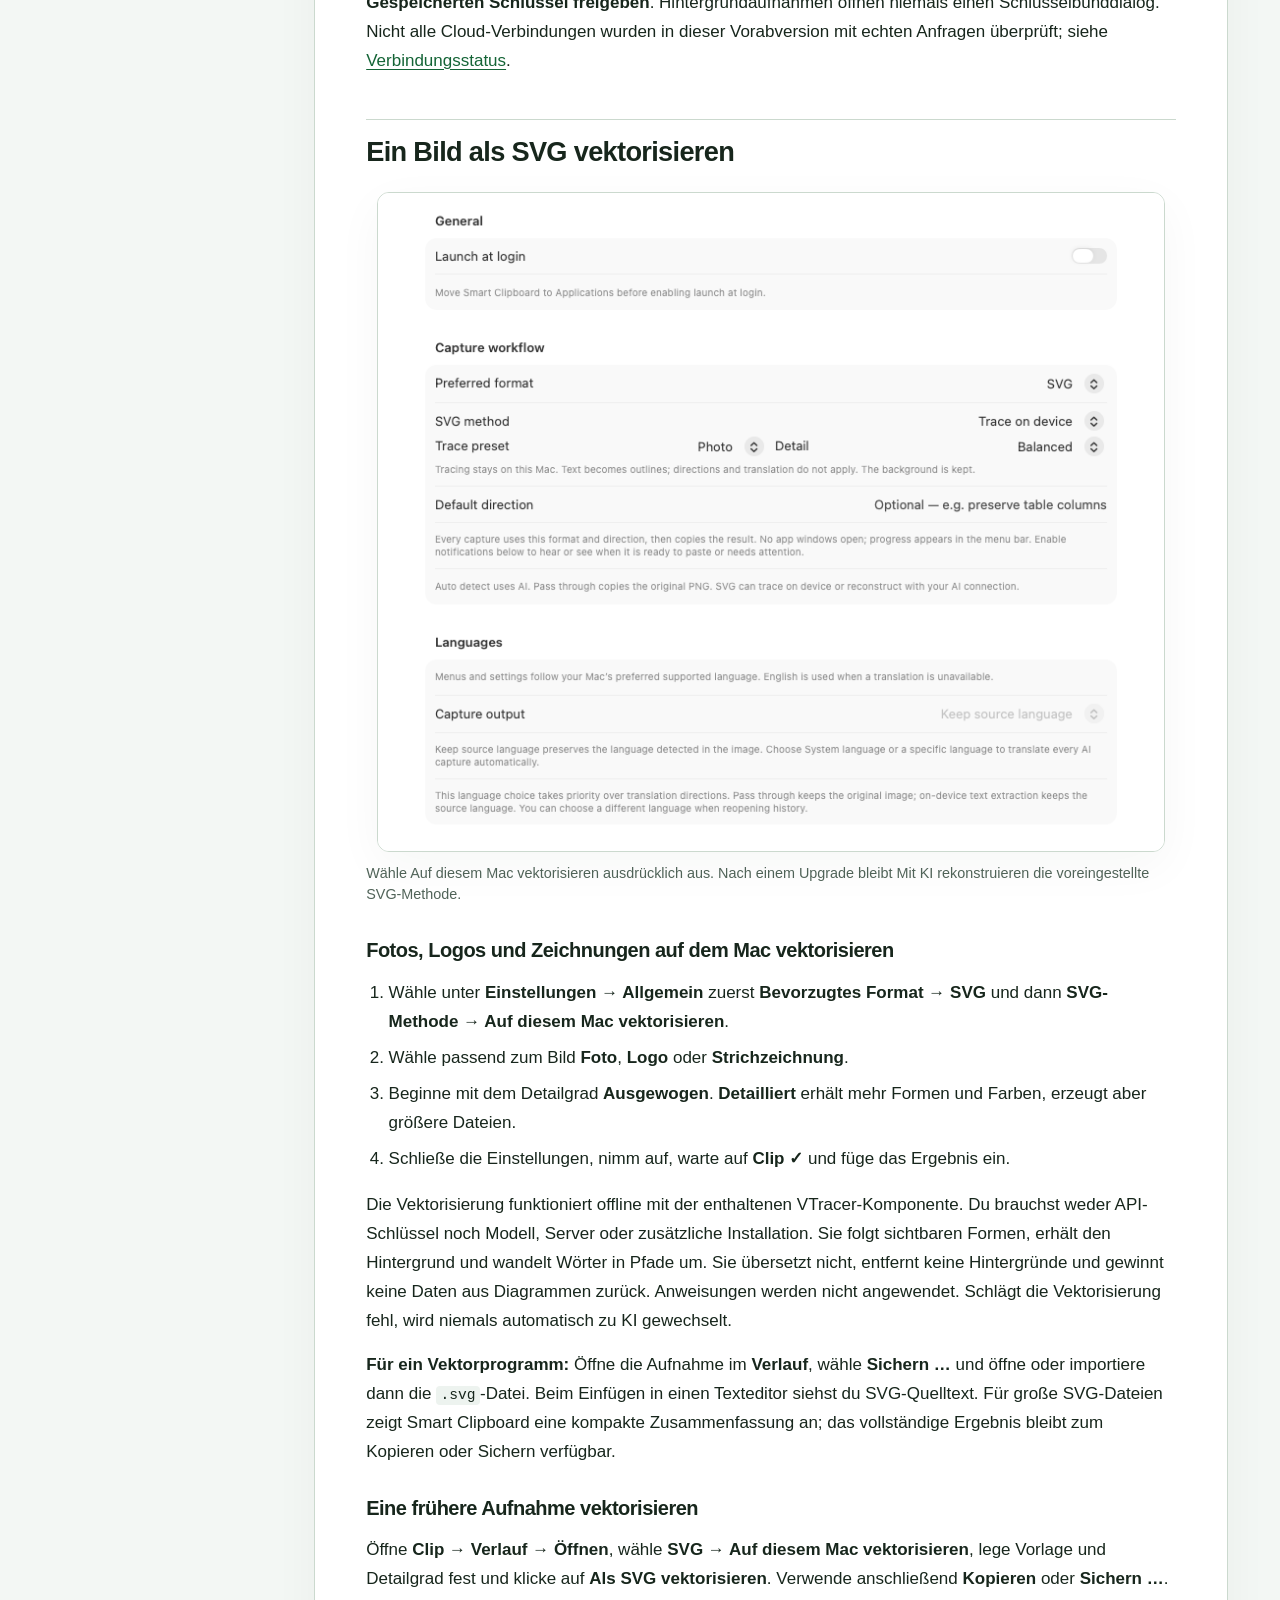
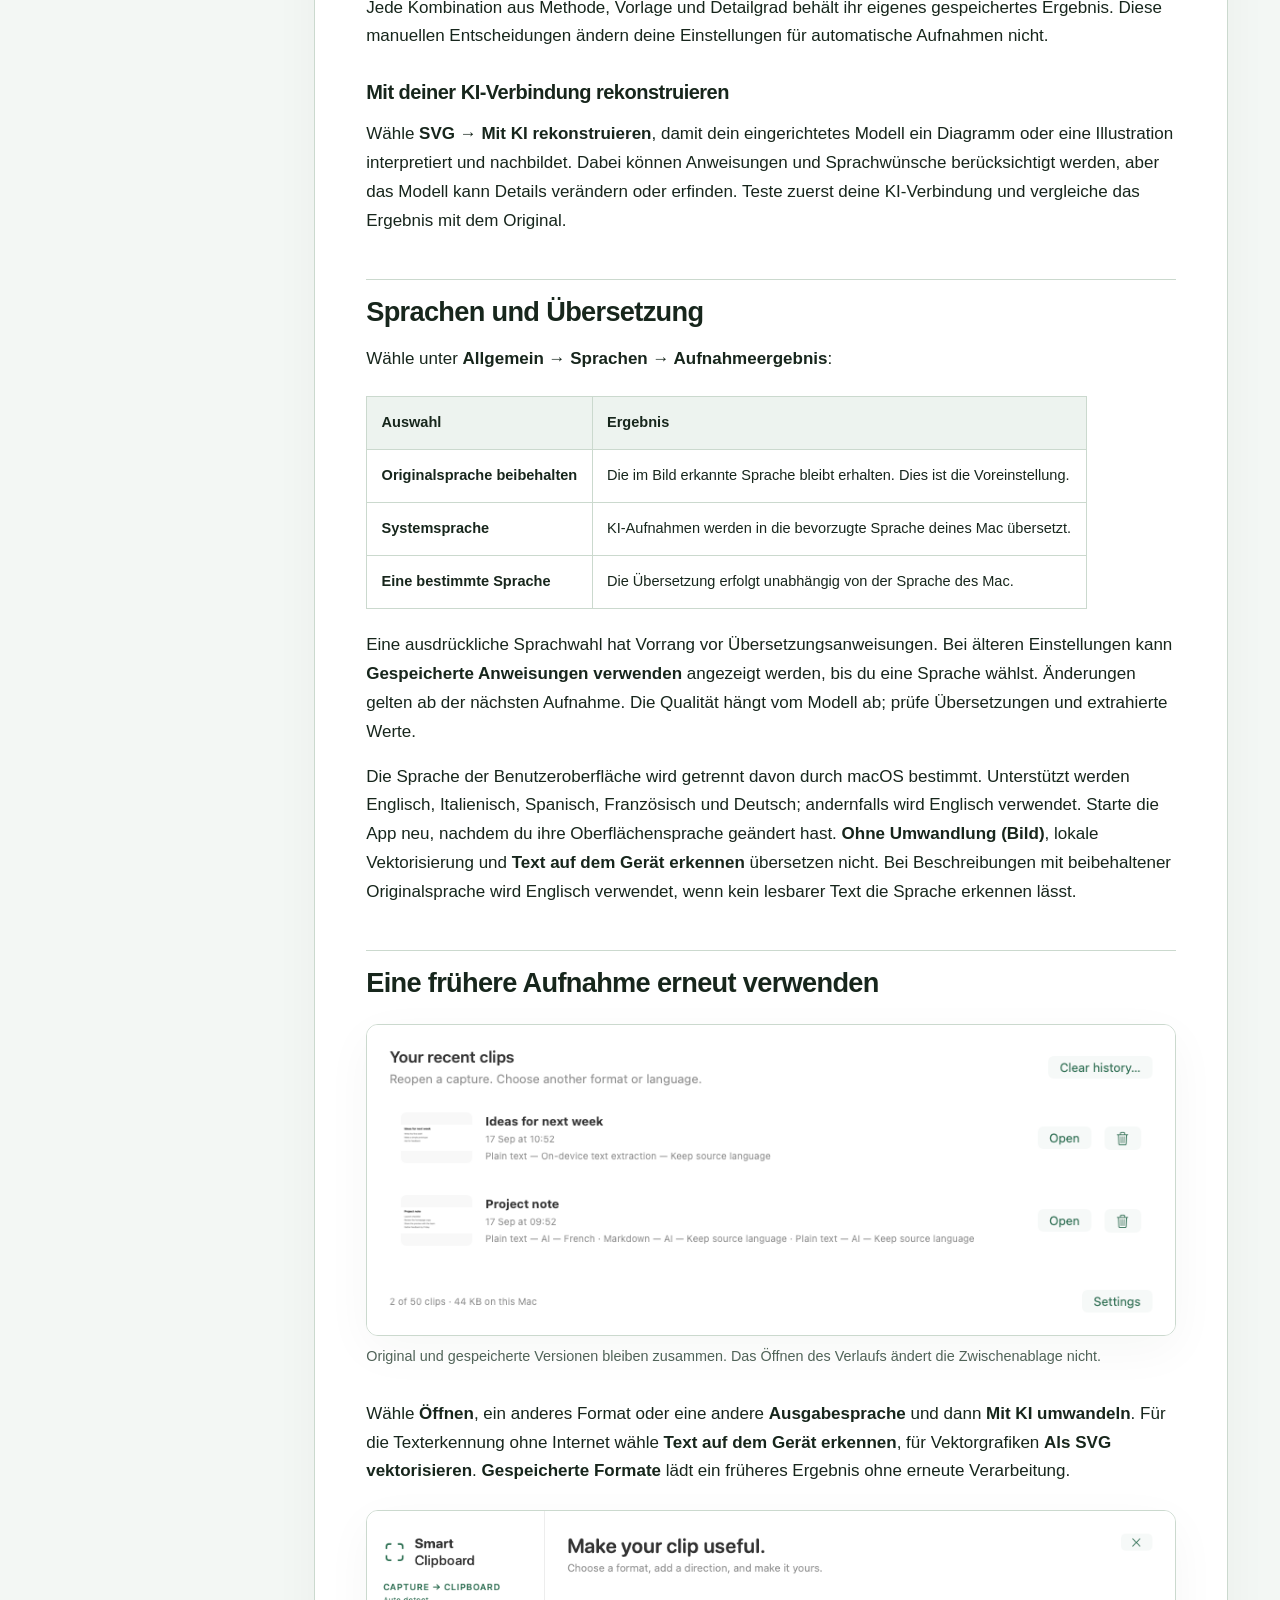
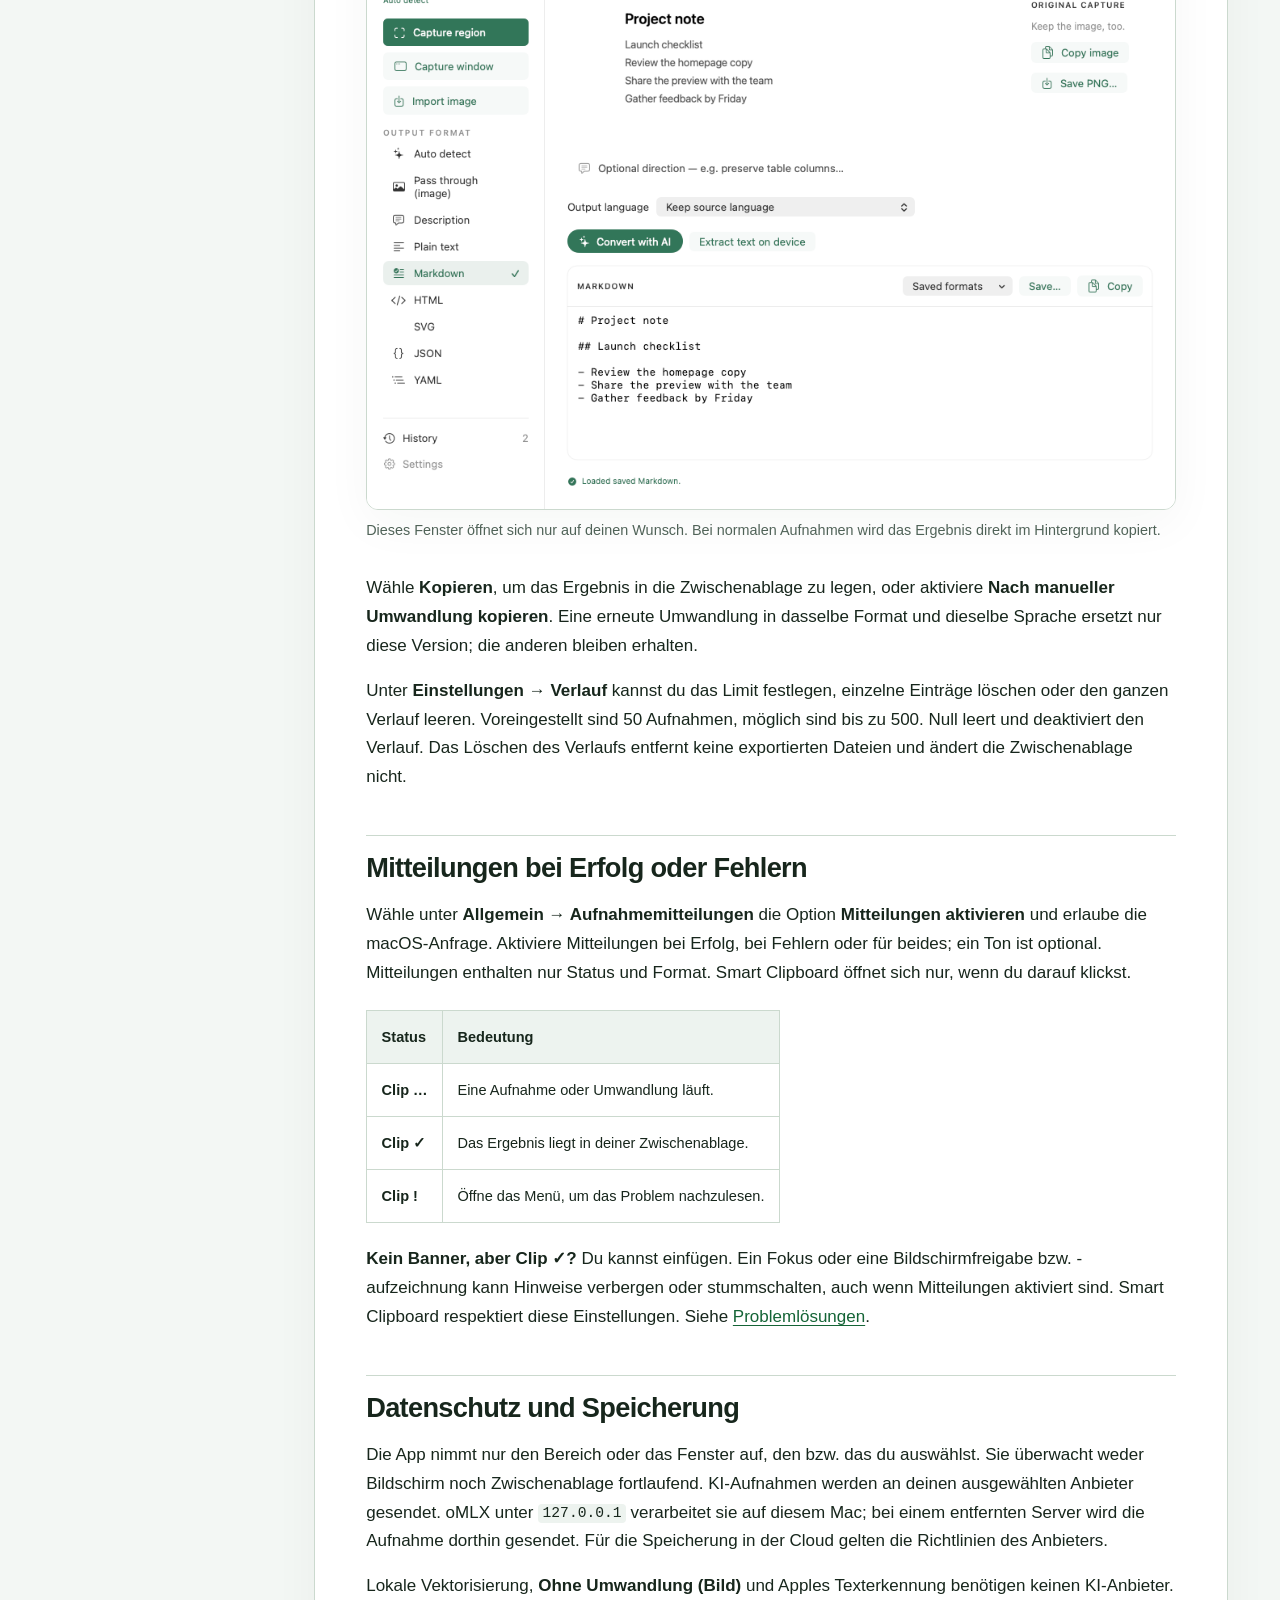
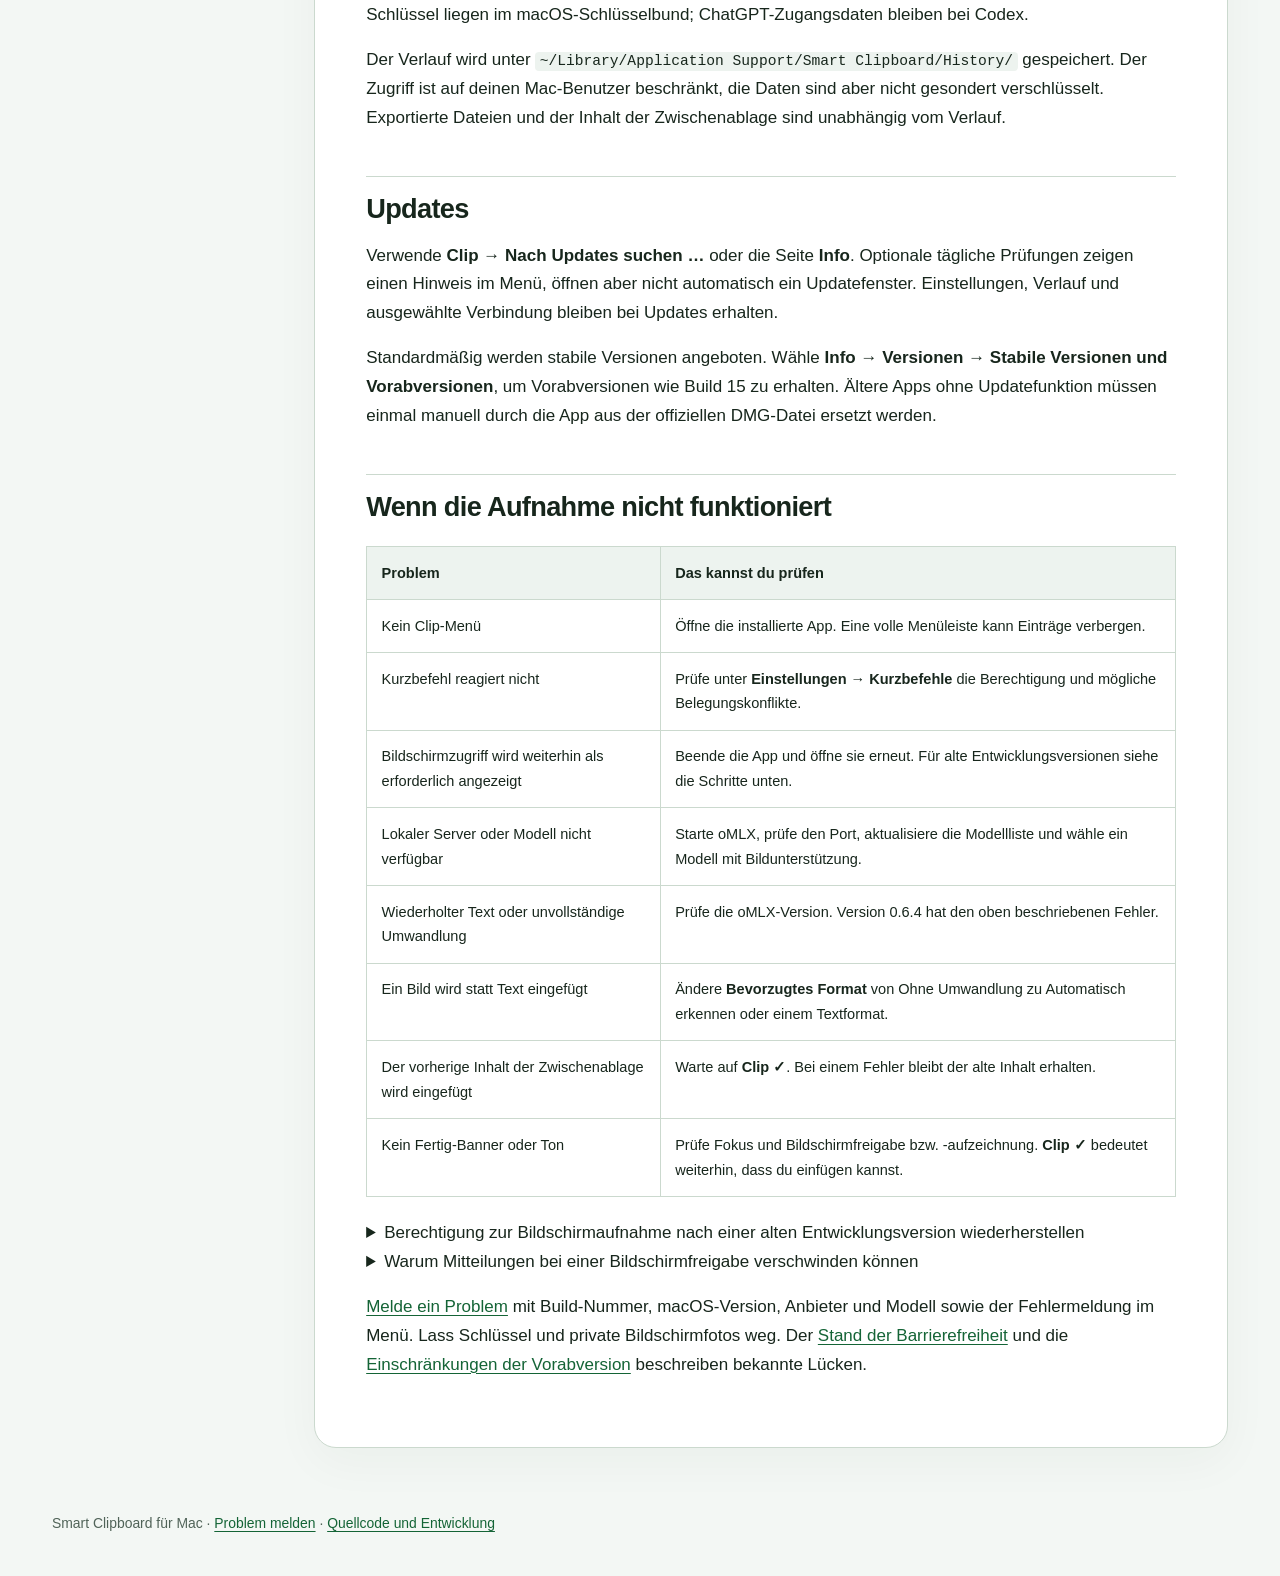
<file: de/guide.html>
<!doctype html>
<html lang="de"><head><meta charset="utf-8"><meta name="viewport" content="width=device-width,initial-scale=1">
<meta name="color-scheme" content="light dark">
<meta http-equiv="Content-Security-Policy" content="default-src 'none'; style-src 'self'; img-src 'self'; media-src 'self'; base-uri 'none'; form-action 'none'">
<meta name="description" content="Richte Smart Clipboard auf deinem Mac ein, wähle die lokale Verarbeitung oder einen Cloud-Dienst und kopiere Aufnahmen direkt in die Zwischenablage.">
<title>Anleitung zur Einrichtung und Verwendung — Smart Clipboard</title><link rel="icon" type="image/png" href="../assets/app-icon.png"><link rel="stylesheet" href="../assets/style.css"></head>
<body class="guide"><a class="skip" href="#main">Zum Inhalt</a>
<header class="site-header"><a class="brand" href="index.html"><img src="../assets/app-icon.png" alt="" width="42" height="42">Smart Clipboard</a>
<nav aria-label="Hauptnavigation"><a href="index.html">Erste Schritte</a><a href="guide.html" aria-current="page">Anleitung</a><a href="https://github.com/colombod/smart-clipboard/releases">Downloads</a></nav><nav class="language-nav" aria-label="Sprache"><span>Sprache:</span><a href="../guide.html" lang="en" hreflang="en">English</a><a href="../es/guide.html" lang="es" hreflang="es">Español</a><a href="../it/guide.html" lang="it" hreflang="it">Italiano</a><a href="../fr/guide.html" lang="fr" hreflang="fr">Français</a><a href="guide.html" lang="de" hreflang="de" aria-current="page">Deutsch</a></nav></header>
<div class="layout"><nav class="toc" aria-label="Auf dieser Seite"><details open><summary>Auf dieser Seite</summary><ul><li><a href="#installieren-und-starten">Installieren und starten</a></li><li><a href="#aufnehmen-warten-einfügen">Aufnehmen, warten, einfügen</a></li><li><a href="#das-ausgabeformat-einmal-festlegen">Das Ausgabeformat einmal festlegen</a></li><li><a href="#lokale-bildverarbeitung-mit-omlx-einrichten">Lokale Bildverarbeitung mit oMLX einrichten</a></li><li><a href="#eine-andere-verbindung-wählen">Eine andere Verbindung wählen</a></li><li><a href="#ein-bild-als-svg-vektorisieren">Ein Bild als SVG vektorisieren</a></li><li><a href="#sprachen-und-übersetzung">Sprachen und Übersetzung</a></li><li><a href="#eine-frühere-aufnahme-erneut-verwenden">Eine frühere Aufnahme erneut verwenden</a></li><li><a href="#mitteilungen-bei-erfolg-oder-fehlern">Mitteilungen bei Erfolg oder Fehlern</a></li><li><a href="#datenschutz-und-speicherung">Datenschutz und Speicherung</a></li><li><a href="#updates">Updates</a></li><li><a href="#wenn-die-aufnahme-nicht-funktioniert">Wenn die Aufnahme nicht funktioniert</a></li></ul></details></nav>
<main id="main" tabindex="-1"><h1 id="smart-clipboard-verwenden">Smart Clipboard verwenden</h1>
<p><strong>Einmal einrichten. Aufnehmen. Auf Clip ✓ warten. Einfügen.</strong> Die App bleibt in der Menüleiste, bis du sie selbst öffnest.</p>
<p>Diese bebilderte Anleitung gilt für <strong><a href="https://github.com/colombod/smart-clipboard/releases/tag/v0.4.0-preview.15">0.4 Vorabversion, Build 15</a></strong>. Die Bildschirmfotos zeigen die aktuelle Benutzeroberfläche auf Englisch mit Beispieldaten. Klicke auf ein Bild, um es zu vergrößern.</p>
<p>Direkt zu <a href="#lokale-bildverarbeitung-mit-omlx-einrichten">lokaler KI</a>, <a href="#ein-bild-als-svg-vektorisieren">Vektorisierung</a>, <a href="#sprachen-und-übersetzung">Übersetzung</a> oder <a href="#wenn-die-aufnahme-nicht-funktioniert">Problemlösungen</a>.</p>
<h2 id="installieren-und-starten">Installieren und starten</h2>
<ol type="1">
<li><a href="https://github.com/colombod/smart-clipboard/releases/download/v0.4.0-preview.15/Smart-Clipboard-0.4.0-macOS-arm64.dmg">Lade die signierte DMG-Datei herunter</a>, öffne sie und ziehe <strong>Smart Clipboard</strong> in <strong>Programme</strong>.</li>
<li>Wirf die DMG-Datei aus, öffne die installierte App und suche nach <strong>Clip</strong> in der Menüleiste. Es gibt kein Dock-Symbol und kein Fenster, das offen bleiben muss.</li>
<li>Öffne <strong>Clip → Einstellungen &amp; Status …</strong>, um die App einzurichten. Aktiviere unter Allgemein <strong>Bei Anmeldung starten</strong>, wenn die App beim Start deines Mac bereitstehen soll.</li>
</ol>
<p>Erforderlich sind Apple Silicon und macOS 14 oder neuer. Die Kurzbefehle funktionieren auch bei geschlossenen Einstellungen. <strong>Clip → Smart Clipboard beenden</strong> beendet die App.</p>
<h2 id="aufnehmen-warten-einfügen">Aufnehmen, warten, einfügen</h2>
<table>
<thead>
<tr>
<th>Schritt</th>
<th>So geht es</th>
</tr>
</thead>
<tbody>
<tr>
<td><strong>Bereich aufnehmen</strong></td>
<td>Drücke <strong>⌃⌘R</strong> und ziehe ein Rechteck auf.</td>
</tr>
<tr>
<td><strong>Fenster aufnehmen</strong></td>
<td>Drücke <strong>⌃⌘W</strong> und klicke auf das Fenster.</td>
</tr>
<tr>
<td><strong>Warten</strong></td>
<td>Sobald das Ergebnis kopiert wurde, wechselt <strong>Clip …</strong> zu <strong>Clip ✓</strong>.</td>
</tr>
<tr>
<td><strong>Einfügen</strong></td>
<td>Drücke <strong>⌘V</strong> in deiner Ziel-App.</td>
</tr>
</tbody>
</table>
<p><strong>⌃⌘R</strong> bedeutet: <strong>Control + Command</strong> gedrückt halten und <strong>R</strong> drücken. Für <strong>⌃⌘W</strong> verwendest du <strong>W</strong>. Diese Standardbelegungen gelten ab Build 15. Gespeicherte Kurzbefehle haben Vorrang, auch solche aus älteren Versionen. Unter <strong>Einstellungen → Kurzbefehle</strong> kannst du sie ansehen oder eine neue Kombination aufnehmen. Die <strong>Leertaste</strong> wechselt den Auswahlmodus; <strong>Escape</strong> bricht ab. Bei einem Fehler oder Abbruch bleibt der bisherige Inhalt deiner Zwischenablage erhalten.</p>
<p>Erlaube die Bildschirmaufnahme, wenn macOS danach fragt. Unter Kurzbefehle kannst du auch <strong>Bildschirmzugriff anfordern</strong> wählen. Öffne die App erneut, falls macOS dich dazu auffordert. Eine Aufnahme öffnet weder die Einstellungen noch den Editor.</p>
<h2 id="das-ausgabeformat-einmal-festlegen">Das Ausgabeformat einmal festlegen</h2>
<figure class="screenshot">
<a href="../assets/screenshots/capture-settings.png"><img src="../assets/screenshots/capture-settings.png" alt="Allgemeine Einstellungen mit automatischer Erkennung und beibehaltener Originalsprache."></a>
<figcaption>Einstellungen → Allgemein gilt für jede neue Aufnahme. Im Verlauf wählst du gesondert, wie gespeicherte Bilder erneut verarbeitet werden sollen.</figcaption>
</figure>
<table>
<thead>
<tr>
<th>Bevorzugtes Format</th>
<th>Ergebnis</th>
</tr>
</thead>
<tbody>
<tr>
<td><strong>Automatisch erkennen</strong></td>
<td>Die KI wählt anhand des Bildes ein sinnvolles, bearbeitbares Format.</td>
</tr>
<tr>
<td><strong>Ohne Umwandlung (Bild)</strong></td>
<td>Das Originalbild ohne Texterkennung oder KI.</td>
</tr>
<tr>
<td><strong>Reiner Text / Markdown</strong></td>
<td>Bearbeitbarer Text, Notizen, Überschriften oder Tabellen.</td>
</tr>
<tr>
<td><strong>JSON / YAML / HTML</strong></td>
<td>Strukturierte Daten oder Auszeichnungssprache als Quelltext.</td>
</tr>
<tr>
<td><strong>SVG</strong></td>
<td>Lokale Vektorisierung von Formen oder Rekonstruktion mit KI.</td>
</tr>
<tr>
<td><strong>Beschreibung</strong></td>
<td>Eine schriftliche Beschreibung des Bildes.</td>
</tr>
</tbody>
</table>
<p>Mit <strong>Standardanweisung</strong> ergänzt du Vorgaben wie „Tabellenspalten beibehalten“. KI-Ergebnisse, HTML und SVG werden als Text kopiert. Die App stellt erzeugten HTML- oder SVG-Code nicht dar und führt ihn nicht aus. Prüfe KI-Ergebnisse, bevor du sie verwendest.</p>
<h2 id="lokale-bildverarbeitung-mit-omlx-einrichten">Lokale Bildverarbeitung mit oMLX einrichten</h2>
<figure class="screenshot">
<a href="../assets/screenshots/local-connection.png"><img src="../assets/screenshots/local-connection.png" alt="Lokale oMLX-Verbindung mit einer Serveradresse auf diesem Mac und einem Qwen3-VL-Bildmodell."></a>
<figcaption>Wähle Lokal / oMLX, gib die Adresse deines Servers ein und wähle ein Modell mit Bildunterstützung.</figcaption>
</figure>
<ol type="1">
<li>Installiere und starte <a href="https://github.com/jundot/omlx">oMLX</a>. Lade für den Einstieg <strong>mlx-community/Qwen3-VL-8B-Instruct-4bit</strong> herunter.</li>
<li>Wähle unter <strong>Einstellungen → Verbindung</strong> die Option <strong>Lokal / oMLX</strong>. Gib die Serveradresse mit <code>/v1</code> am Ende ein. Die abgebildete Adresse <code>http://127.0.0.1:8999/v1</code> ist ein Beispiel; dein Server kann einen anderen Port verwenden.</li>
<li>Klicke auf <strong>Modelle aktualisieren</strong> und wähle das Bildmodell genau so aus, wie es in der Liste erscheint. Der Server kann den Vorsatz <code>mlx-community/</code> weglassen.</li>
<li>Falls dein Server einen Schlüssel benötigt, gib ihn ein und wähle <strong>Schlüssel speichern</strong>. Für einen Server auf einem anderen Computer ist ein Schlüssel erforderlich. Verwende außerhalb eines privaten lokalen Netzwerks HTTPS.</li>
<li>Klicke auf <strong>Bildverarbeitung testen</strong>. Dabei wird ein erzeugtes Beispielbild verwendet, kein Inhalt deines Bildschirms. Wähle anschließend unter Allgemein dein bevorzugtes Ausgabeformat und schließe die Einstellungen.</li>
</ol>
<p>Lass oMLX für die KI-Verarbeitung laufen. Smart Clipboard lädt keine Modelle herunter, startet den Server nicht und wechselt nicht zu einem Cloud-Anbieter. <strong>Auf diesem Mac vektorisieren</strong> und <strong>Ohne Umwandlung (Bild)</strong> funktionieren ohne oMLX.</p>
<h3 id="ein-lokales-modell-auswählen">Ein lokales Modell auswählen</h3>
<p>Beginne für Text, Tabellen und Übersetzungen mit <strong>Qwen3-VL-8B-Instruct-4bit</strong>. Das größere <strong>32B</strong>-Modell behob die Fehler bei Beschreibung und SVG in unseren Tests nicht. Für die Vektorisierung eines Bildes nutze <strong>Auf diesem Mac vektorisieren</strong>; dafür brauchst du kein Modell.</p>
<p>Getestet wurde die offizielle Version <strong><a href="https://github.com/jundot/omlx/releases/tag/v0.7.0.dev2">oMLX 0.7.0.dev2</a></strong>. Version 0.6.4 hat mit diesem Bildmodell einen Fehler bei strukturierten Ausgaben. Ein größeres Modell behebt diesen Serverfehler nicht. Neuere Serverversionen wurden in diesen Tests nicht untersucht.</p>
<details>
<summary>Modellgrößen, Arbeitsspeicher und Testergebnisse</summary>

<p>Die folgenden Modelle sind 4-Bit-Konvertierungen bildfähiger Qwen-Modelle von MLX Community. Kopiere die vollständige Download-ID in die Downloadfunktion von oMLX:</p>
<table>
<thead>
<tr>
<th>Download-ID und Modellbeschreibung</th>
<th>Downloadgröße</th>
<th>Stand vom 22. September 2026</th>
</tr>
</thead>
<tbody>
<tr>
<td><a href="https://huggingface.co/mlx-community/Qwen3-VL-8B-Instruct-4bit">mlx-community/Qwen3-VL-8B-Instruct-4bit</a></td>
<td>Laut <a href="https://huggingface.co/mlx-community/Qwen3-VL-8B-Instruct-4bit/tree/main">Dateiliste des Herausgebers</a> etwa 5,78 GB.</td>
<td>Kleineres Modell für erste lokale Tests. Text, Tabellen und strukturierte Daten funktionierten mit den getesteten synthetischen Bildern. Bei Beschreibung erfand das Modell Aussagen zur Rechtschreibung; bei SVG änderte es Seitenverhältnis, Ränder oder Layout. Es hat die Qualitätsabnahme über alle Formate hinweg nicht bestanden.</td>
</tr>
<tr>
<td><a href="https://huggingface.co/mlx-community/Qwen3-VL-32B-Instruct-4bit">mlx-community/Qwen3-VL-32B-Instruct-4bit</a></td>
<td>Verifizierter Download: 19.636.446.591 Bytes in 19 Dateien, etwa 19,64 GB / 18,29 GiB.</td>
<td>Mit oMLX 0.7.0.dev2 getestet. Die Testwerte blieben erhalten, aber bei Beschreibung erfand das Modell Details zur Ausrichtung. Bei SVG verwendete es eine falsche Zeichenfläche und fügte eine Tabellenzeile hinzu. Sechs Varianten der Anweisungen verbesserten die Abmessungen der Zeichenfläche, behoben aber die Fehler in Inhalt und Layout nicht. Es hat die Qualitätsabnahme über alle Formate hinweg nicht bestanden.</td>
</tr>
</tbody>
</table>
<p>Der gemessene 32B-Download entspricht <a href="https://huggingface.co/mlx-community/Qwen3-VL-32B-Instruct-4bit/tree/6e5644d3ea4b953b5221ffd02339bf897041038a">Revision <code>6e5644d</code> des Herausgebers</a>. Diese Größen betreffen den Speicherplatz auf der Festplatte, nicht den Arbeitsspeicher beim Betrieb.</p>
<p><strong>Schätzungen für die Speicherplanung:</strong> Plane mindestens 16 GB gemeinsamen Arbeitsspeicher für das 8B-Modell oder 48 GB für 32B ein, dazu Reserven für größere Bilder, Kontext und andere Apps. Das sind vorsichtige Schätzungen, keine bestätigten Mindestanforderungen oder Geschwindigkeitsgarantien. Die dokumentierten Tests liefen auf einem Mac mit 128 GiB; Macs mit weniger Arbeitsspeicher wurden nicht geprüft. Halte zusätzlichen Festplattenspeicher für Server-Caches frei. Beginne mit einem kleinen, nicht vertraulichen Beispiel und prüfe das Ergebnis, bevor du dich auf eines der Modelle verlässt.</p>
<p>Beobachtete Ergebnisse und den Unterschied zwischen automatisierten Prüfungen und visueller Qualität findest du in den <a href="https://github.com/colombod/smart-clipboard/blob/e2676a812aec6921b12868dad737c83bf9a4a0d7/docs/testing/OMLX.md">lokalen Testnachweisen</a>. Beschreibung und KI-SVG bleiben in dieser Vorabversion experimentell; die Qualitätsabnahme über alle Formate hinweg ist nicht bestanden.</p>
</details>

<h2 id="eine-andere-verbindung-wählen">Eine andere Verbindung wählen</h2>
<p>Wähle für <strong>OpenAI</strong>, <strong>Anthropic</strong>, <strong>Google Gemini</strong> oder <strong>Perplexity</strong> den Anbieter unter Verbindung aus, gib seinen API-Schlüssel ein und klicke auf <strong>Schlüssel speichern</strong>. Wähle ein Modell mit Bildunterstützung und führe <strong>Bildverarbeitung testen</strong> aus. API-Zugriff und Abrechnung sind von privaten Chat-Abonnements getrennt. Für jeden Anbieter werden Einstellungen und Schlüssel getrennt gespeichert.</p>
<p>Für <strong>ChatGPT über Codex</strong> folge <strong>Codex CLI installieren / aktualisieren ↗</strong> und wähle danach <strong>Mit ChatGPT anmelden</strong>. Lass <strong>Ausführbare Codex-Datei</strong> zur automatischen Erkennung leer und teste nach der Anmeldung die Bildverarbeitung. Erforderlich sind ein Konto mit Codex-Zugriff und eine kompatible offizielle CLI. Die Nutzung unterliegt den Grenzen deines Abonnements.</p>
<p>Falls ein gespeicherter Schlüssel nach einem Update eine Freigabe benötigt, wähle ausdrücklich <strong>Gespeicherten Schlüssel freigeben</strong>. Hintergrundaufnahmen öffnen niemals einen Schlüsselbunddialog. Nicht alle Cloud-Verbindungen wurden in dieser Vorabversion mit echten Anfragen überprüft; siehe <a href="https://github.com/colombod/smart-clipboard/blob/e2676a812aec6921b12868dad737c83bf9a4a0d7/docs/PROVIDERS.md">Verbindungsstatus</a>.</p>
<h2 id="ein-bild-als-svg-vektorisieren">Ein Bild als SVG vektorisieren</h2>
<figure class="screenshot">
<a href="../assets/screenshots/svg-tracing.png"><img src="../assets/screenshots/svg-tracing.png" alt="SVG-Verarbeitung mit lokaler Vektorisierung, Vorlage Foto und Detailgrad Ausgewogen."></a>
<figcaption>Wähle Auf diesem Mac vektorisieren ausdrücklich aus. Nach einem Upgrade bleibt Mit KI rekonstruieren die voreingestellte SVG-Methode.</figcaption>
</figure>
<h3 id="fotos-logos-und-zeichnungen-auf-dem-mac-vektorisieren">Fotos, Logos und Zeichnungen auf dem Mac vektorisieren</h3>
<ol type="1">
<li>Wähle unter <strong>Einstellungen → Allgemein</strong> zuerst <strong>Bevorzugtes Format → SVG</strong> und dann <strong>SVG-Methode → Auf diesem Mac vektorisieren</strong>.</li>
<li>Wähle passend zum Bild <strong>Foto</strong>, <strong>Logo</strong> oder <strong>Strichzeichnung</strong>.</li>
<li>Beginne mit dem Detailgrad <strong>Ausgewogen</strong>. <strong>Detailliert</strong> erhält mehr Formen und Farben, erzeugt aber größere Dateien.</li>
<li>Schließe die Einstellungen, nimm auf, warte auf <strong>Clip ✓</strong> und füge das Ergebnis ein.</li>
</ol>
<p>Die Vektorisierung funktioniert offline mit der enthaltenen VTracer-Komponente. Du brauchst weder API-Schlüssel noch Modell, Server oder zusätzliche Installation. Sie folgt sichtbaren Formen, erhält den Hintergrund und wandelt Wörter in Pfade um. Sie übersetzt nicht, entfernt keine Hintergründe und gewinnt keine Daten aus Diagrammen zurück. Anweisungen werden nicht angewendet. Schlägt die Vektorisierung fehl, wird niemals automatisch zu KI gewechselt.</p>
<p><strong>Für ein Vektorprogramm:</strong> Öffne die Aufnahme im <strong>Verlauf</strong>, wähle <strong>Sichern …</strong> und öffne oder importiere dann die <code>.svg</code>-Datei. Beim Einfügen in einen Texteditor siehst du SVG-Quelltext. Für große SVG-Dateien zeigt Smart Clipboard eine kompakte Zusammenfassung an; das vollständige Ergebnis bleibt zum Kopieren oder Sichern verfügbar.</p>
<h3 id="eine-frühere-aufnahme-vektorisieren">Eine frühere Aufnahme vektorisieren</h3>
<p>Öffne <strong>Clip → Verlauf → Öffnen</strong>, wähle <strong>SVG → Auf diesem Mac vektorisieren</strong>, lege Vorlage und Detailgrad fest und klicke auf <strong>Als SVG vektorisieren</strong>. Verwende anschließend <strong>Kopieren</strong> oder <strong>Sichern …</strong>. Jede Kombination aus Methode, Vorlage und Detailgrad behält ihr eigenes gespeichertes Ergebnis. Diese manuellen Entscheidungen ändern deine Einstellungen für automatische Aufnahmen nicht.</p>
<h3 id="mit-deiner-ki-verbindung-rekonstruieren">Mit deiner KI-Verbindung rekonstruieren</h3>
<p>Wähle <strong>SVG → Mit KI rekonstruieren</strong>, damit dein eingerichtetes Modell ein Diagramm oder eine Illustration interpretiert und nachbildet. Dabei können Anweisungen und Sprachwünsche berücksichtigt werden, aber das Modell kann Details verändern oder erfinden. Teste zuerst deine KI-Verbindung und vergleiche das Ergebnis mit dem Original.</p>
<h2 id="sprachen-und-übersetzung">Sprachen und Übersetzung</h2>
<p>Wähle unter <strong>Allgemein → Sprachen → Aufnahmeergebnis</strong>:</p>
<table>
<thead>
<tr>
<th>Auswahl</th>
<th>Ergebnis</th>
</tr>
</thead>
<tbody>
<tr>
<td><strong>Originalsprache beibehalten</strong></td>
<td>Die im Bild erkannte Sprache bleibt erhalten. Dies ist die Voreinstellung.</td>
</tr>
<tr>
<td><strong>Systemsprache</strong></td>
<td>KI-Aufnahmen werden in die bevorzugte Sprache deines Mac übersetzt.</td>
</tr>
<tr>
<td><strong>Eine bestimmte Sprache</strong></td>
<td>Die Übersetzung erfolgt unabhängig von der Sprache des Mac.</td>
</tr>
</tbody>
</table>
<p>Eine ausdrückliche Sprachwahl hat Vorrang vor Übersetzungsanweisungen. Bei älteren Einstellungen kann <strong>Gespeicherte Anweisungen verwenden</strong> angezeigt werden, bis du eine Sprache wählst. Änderungen gelten ab der nächsten Aufnahme. Die Qualität hängt vom Modell ab; prüfe Übersetzungen und extrahierte Werte.</p>
<p>Die Sprache der Benutzeroberfläche wird getrennt davon durch macOS bestimmt. Unterstützt werden Englisch, Italienisch, Spanisch, Französisch und Deutsch; andernfalls wird Englisch verwendet. Starte die App neu, nachdem du ihre Oberflächensprache geändert hast. <strong>Ohne Umwandlung (Bild)</strong>, lokale Vektorisierung und <strong>Text auf dem Gerät erkennen</strong> übersetzen nicht. Bei Beschreibungen mit beibehaltener Originalsprache wird Englisch verwendet, wenn kein lesbarer Text die Sprache erkennen lässt.</p>
<h2 id="eine-frühere-aufnahme-erneut-verwenden">Eine frühere Aufnahme erneut verwenden</h2>
<figure class="screenshot">
<a href="../assets/screenshots/history.png"><img src="../assets/screenshots/history.png" alt="Verlauf mit Beispielaufnahmen und getrennt gespeicherten Format- und Sprachversionen."></a>
<figcaption>Original und gespeicherte Versionen bleiben zusammen. Das Öffnen des Verlaufs ändert die Zwischenablage nicht.</figcaption>
</figure>
<p>Wähle <strong>Öffnen</strong>, ein anderes Format oder eine andere <strong>Ausgabesprache</strong> und dann <strong>Mit KI umwandeln</strong>. Für die Texterkennung ohne Internet wähle <strong>Text auf dem Gerät erkennen</strong>, für Vektorgrafiken <strong>Als SVG vektorisieren</strong>. <strong>Gespeicherte Formate</strong> lädt ein früheres Ergebnis ohne erneute Verarbeitung.</p>
<figure class="screenshot">
<a href="../assets/screenshots/result.png"><img src="../assets/screenshots/result.png" alt="Gespeicherte Beispielnotiz neben ihrem bearbeitbaren Markdown-Ergebnis mit Sprachwahl sowie Kopieren und Sichern."></a>
<figcaption>Dieses Fenster öffnet sich nur auf deinen Wunsch. Bei normalen Aufnahmen wird das Ergebnis direkt im Hintergrund kopiert.</figcaption>
</figure>
<p>Wähle <strong>Kopieren</strong>, um das Ergebnis in die Zwischenablage zu legen, oder aktiviere <strong>Nach manueller Umwandlung kopieren</strong>. Eine erneute Umwandlung in dasselbe Format und dieselbe Sprache ersetzt nur diese Version; die anderen bleiben erhalten.</p>
<p>Unter <strong>Einstellungen → Verlauf</strong> kannst du das Limit festlegen, einzelne Einträge löschen oder den ganzen Verlauf leeren. Voreingestellt sind 50 Aufnahmen, möglich sind bis zu 500. Null leert und deaktiviert den Verlauf. Das Löschen des Verlaufs entfernt keine exportierten Dateien und ändert die Zwischenablage nicht.</p>
<h2 id="mitteilungen-bei-erfolg-oder-fehlern">Mitteilungen bei Erfolg oder Fehlern</h2>
<p>Wähle unter <strong>Allgemein → Aufnahmemitteilungen</strong> die Option <strong>Mitteilungen aktivieren</strong> und erlaube die macOS-Anfrage. Aktiviere Mitteilungen bei Erfolg, bei Fehlern oder für beides; ein Ton ist optional. Mitteilungen enthalten nur Status und Format. Smart Clipboard öffnet sich nur, wenn du darauf klickst.</p>
<table>
<thead>
<tr>
<th>Status</th>
<th>Bedeutung</th>
</tr>
</thead>
<tbody>
<tr>
<td><strong>Clip …</strong></td>
<td>Eine Aufnahme oder Umwandlung läuft.</td>
</tr>
<tr>
<td><strong>Clip ✓</strong></td>
<td>Das Ergebnis liegt in deiner Zwischenablage.</td>
</tr>
<tr>
<td><strong>Clip !</strong></td>
<td>Öffne das Menü, um das Problem nachzulesen.</td>
</tr>
</tbody>
</table>
<p><strong>Kein Banner, aber Clip ✓?</strong> Du kannst einfügen. Ein Fokus oder eine Bildschirmfreigabe bzw. -aufzeichnung kann Hinweise verbergen oder stummschalten, auch wenn Mitteilungen aktiviert sind. Smart Clipboard respektiert diese Einstellungen. Siehe <a href="#wenn-die-aufnahme-nicht-funktioniert">Problemlösungen</a>.</p>
<h2 id="datenschutz-und-speicherung">Datenschutz und Speicherung</h2>
<p>Die App nimmt nur den Bereich oder das Fenster auf, den bzw. das du auswählst. Sie überwacht weder Bildschirm noch Zwischenablage fortlaufend. KI-Aufnahmen werden an deinen ausgewählten Anbieter gesendet. oMLX unter <code>127.0.0.1</code> verarbeitet sie auf diesem Mac; bei einem entfernten Server wird die Aufnahme dorthin gesendet. Für die Speicherung in der Cloud gelten die Richtlinien des Anbieters.</p>
<p>Lokale Vektorisierung, <strong>Ohne Umwandlung (Bild)</strong> und Apples Texterkennung benötigen keinen KI-Anbieter. Schlüssel liegen im macOS-Schlüsselbund; ChatGPT-Zugangsdaten bleiben bei Codex.</p>
<p>Der Verlauf wird unter <code>~/Library/Application Support/Smart Clipboard/History/</code> gespeichert. Der Zugriff ist auf deinen Mac-Benutzer beschränkt, die Daten sind aber nicht gesondert verschlüsselt. Exportierte Dateien und der Inhalt der Zwischenablage sind unabhängig vom Verlauf.</p>
<h2 id="updates">Updates</h2>
<p>Verwende <strong>Clip → Nach Updates suchen …</strong> oder die Seite <strong>Info</strong>. Optionale tägliche Prüfungen zeigen einen Hinweis im Menü, öffnen aber nicht automatisch ein Updatefenster. Einstellungen, Verlauf und ausgewählte Verbindung bleiben bei Updates erhalten.</p>
<p>Standardmäßig werden stabile Versionen angeboten. Wähle <strong>Info → Versionen → Stabile Versionen und Vorabversionen</strong>, um Vorabversionen wie Build 15 zu erhalten. Ältere Apps ohne Updatefunktion müssen einmal manuell durch die App aus der offiziellen DMG-Datei ersetzt werden.</p>
<h2 id="wenn-die-aufnahme-nicht-funktioniert">Wenn die Aufnahme nicht funktioniert</h2>
<table>
<thead>
<tr>
<th>Problem</th>
<th>Das kannst du prüfen</th>
</tr>
</thead>
<tbody>
<tr>
<td>Kein Clip-Menü</td>
<td>Öffne die installierte App. Eine volle Menüleiste kann Einträge verbergen.</td>
</tr>
<tr>
<td>Kurzbefehl reagiert nicht</td>
<td>Prüfe unter <strong>Einstellungen → Kurzbefehle</strong> die Berechtigung und mögliche Belegungskonflikte.</td>
</tr>
<tr>
<td>Bildschirmzugriff wird weiterhin als erforderlich angezeigt</td>
<td>Beende die App und öffne sie erneut. Für alte Entwicklungsversionen siehe die Schritte unten.</td>
</tr>
<tr>
<td>Lokaler Server oder Modell nicht verfügbar</td>
<td>Starte oMLX, prüfe den Port, aktualisiere die Modellliste und wähle ein Modell mit Bildunterstützung.</td>
</tr>
<tr>
<td>Wiederholter Text oder unvollständige Umwandlung</td>
<td>Prüfe die oMLX-Version. Version 0.6.4 hat den oben beschriebenen Fehler.</td>
</tr>
<tr>
<td>Ein Bild wird statt Text eingefügt</td>
<td>Ändere <strong>Bevorzugtes Format</strong> von Ohne Umwandlung zu Automatisch erkennen oder einem Textformat.</td>
</tr>
<tr>
<td>Der vorherige Inhalt der Zwischenablage wird eingefügt</td>
<td>Warte auf <strong>Clip ✓</strong>. Bei einem Fehler bleibt der alte Inhalt erhalten.</td>
</tr>
<tr>
<td>Kein Fertig-Banner oder Ton</td>
<td>Prüfe Fokus und Bildschirmfreigabe bzw. -aufzeichnung. <strong>Clip ✓</strong> bedeutet weiterhin, dass du einfügen kannst.</td>
</tr>
</tbody>
</table>
<details>
<summary>Berechtigung zur Bildschirmaufnahme nach einer alten Entwicklungsversion wiederherstellen</summary>

<p>Schalte unter <strong>Systemeinstellungen → Datenschutz &amp; Sicherheit → Aufnahme von Bildschirm &amp; Systemaudio</strong> nur Smart Clipboard aus und wieder ein. Bestätige das Beenden und erneute Öffnen, wenn macOS es anbietet. Entferne bei Bedarf den alten Eintrag und füge <code>/Applications/Smart Clipboard.app</code> mit <strong>+</strong> erneut hinzu. Falls macOS den Eintrag nicht entfernen lässt, hole dir Hilfe für ein Zurücksetzen nur dieser App-Berechtigung. Setze nicht die Berechtigungen anderer Apps zurück. Gespeicherte Einstellungen und der Verlauf bleiben erhalten.</p>
</details>

<details>
<summary>Warum Mitteilungen bei einer Bildschirmfreigabe verschwinden können</summary>

<p>macOS kann Banner und Töne unterdrücken, während ein Bildschirm geteilt, gespiegelt oder aufgezeichnet wird, auch ohne aktiven Fokus. Beende diese Sitzung und versuche es erneut. Mitteilungen während einer Freigabe zu erlauben ist eine systemweite Datenschutzentscheidung und für gewöhnliche Aufnahmen nicht erforderlich. Die Erlaubnis zur Bildschirmaufnahme für Smart Clipboard bedeutet allein nicht, dass die App deinen Bildschirm fortlaufend aufzeichnet.</p>
</details>

<p><a href="https://github.com/colombod/smart-clipboard/issues/new">Melde ein Problem</a> mit Build-Nummer, macOS-Version, Anbieter und Modell sowie der Fehlermeldung im Menü. Lass Schlüssel und private Bildschirmfotos weg. Der <a href="https://github.com/colombod/smart-clipboard/blob/e2676a812aec6921b12868dad737c83bf9a4a0d7/docs/ACCESSIBILITY.md">Stand der Barrierefreiheit</a> und die <a href="https://github.com/colombod/smart-clipboard/blob/e2676a812aec6921b12868dad737c83bf9a4a0d7/docs/releases/v0.4.0-preview.md">Einschränkungen der Vorabversion</a> beschreiben bekannte Lücken.</p>
</main></div>
<footer class="site-footer">Smart Clipboard für Mac · <a href="https://github.com/colombod/smart-clipboard/issues/new">Problem melden</a> · <a href="https://github.com/colombod/smart-clipboard">Quellcode und Entwicklung</a></footer>
</body></html>
</file>
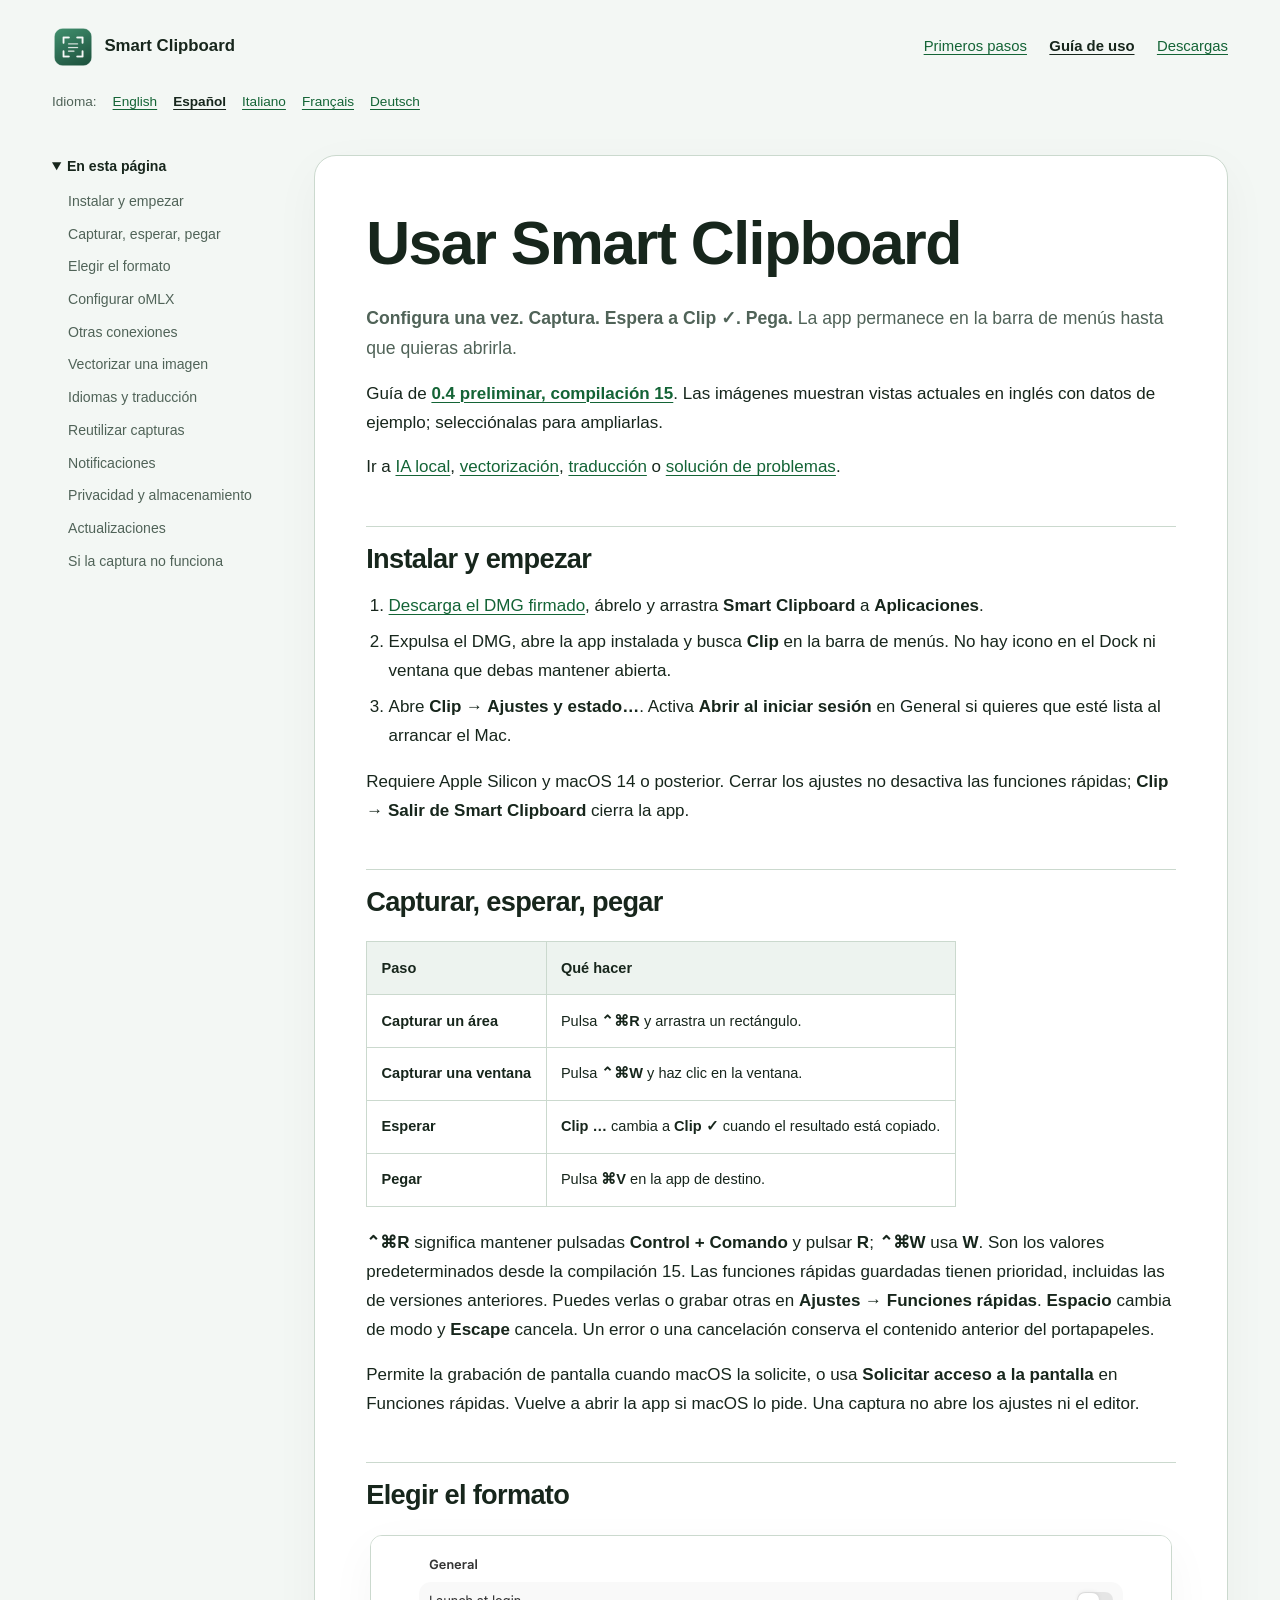
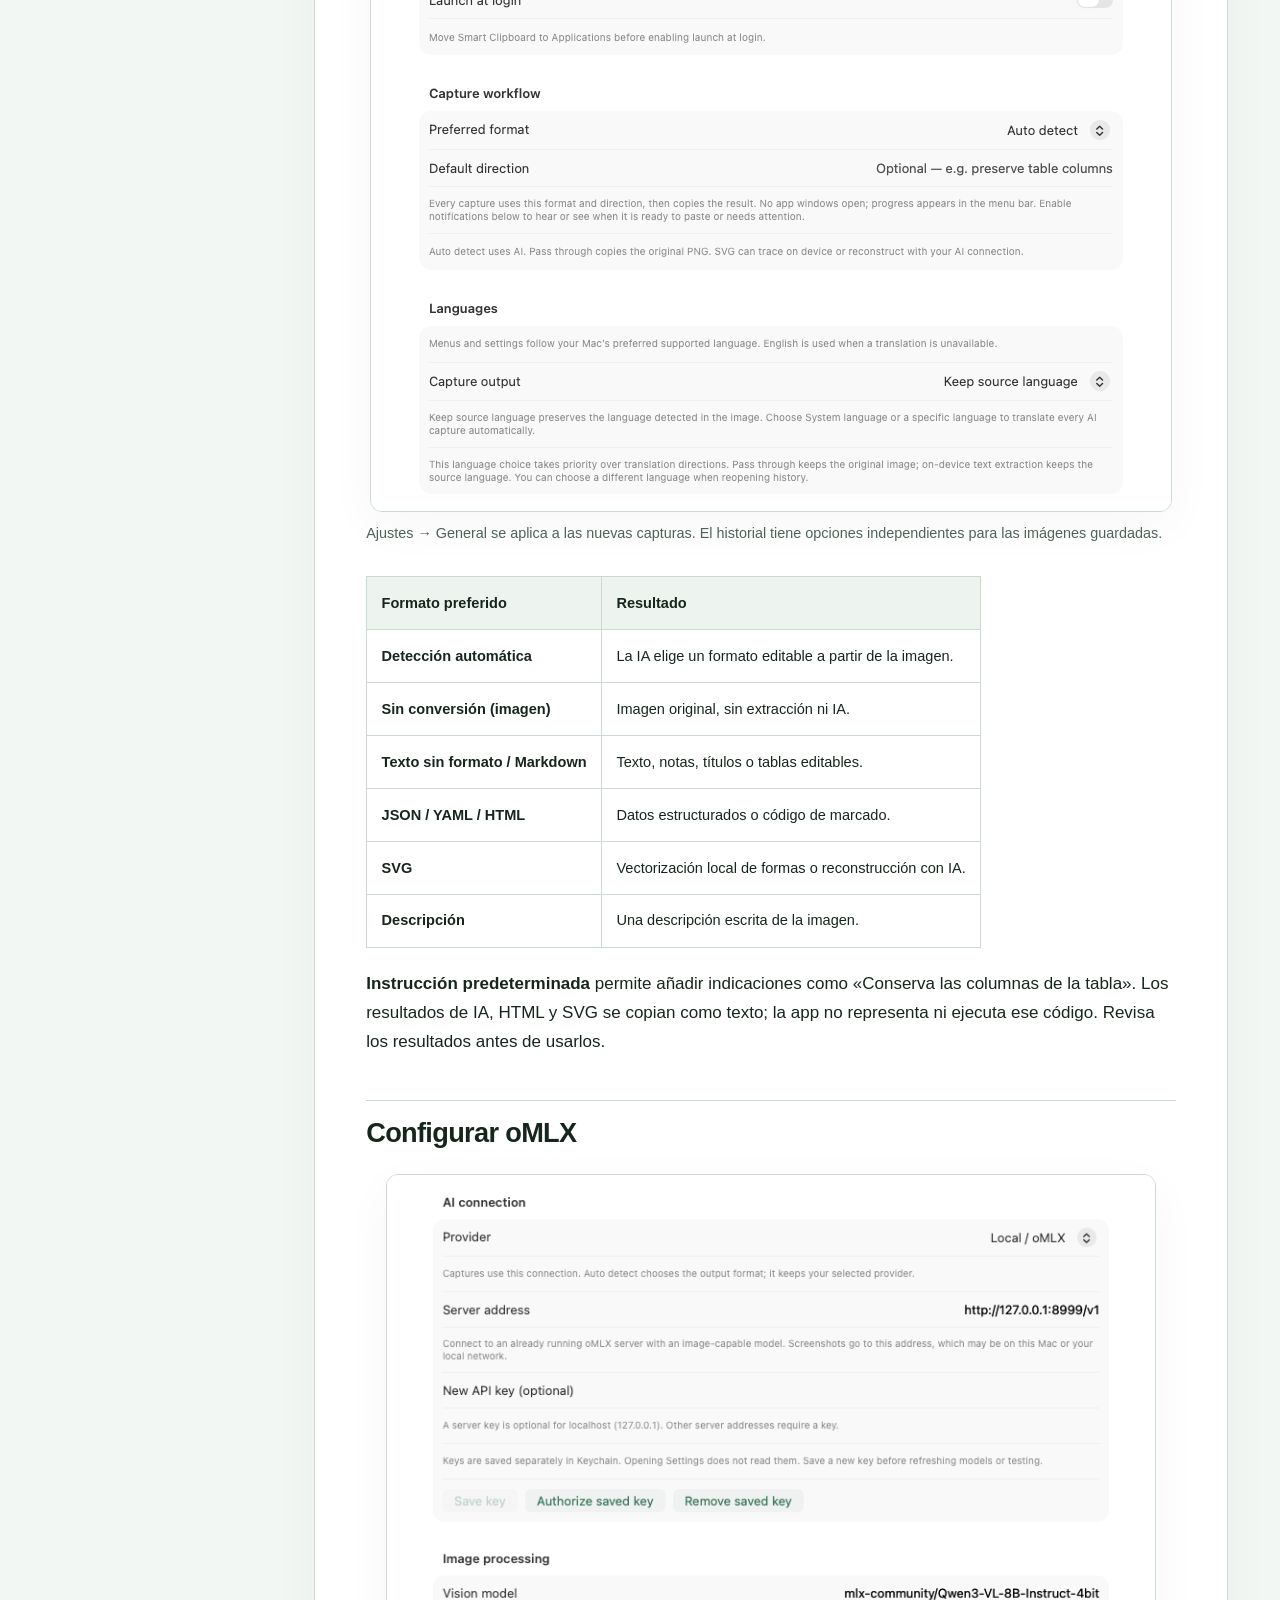
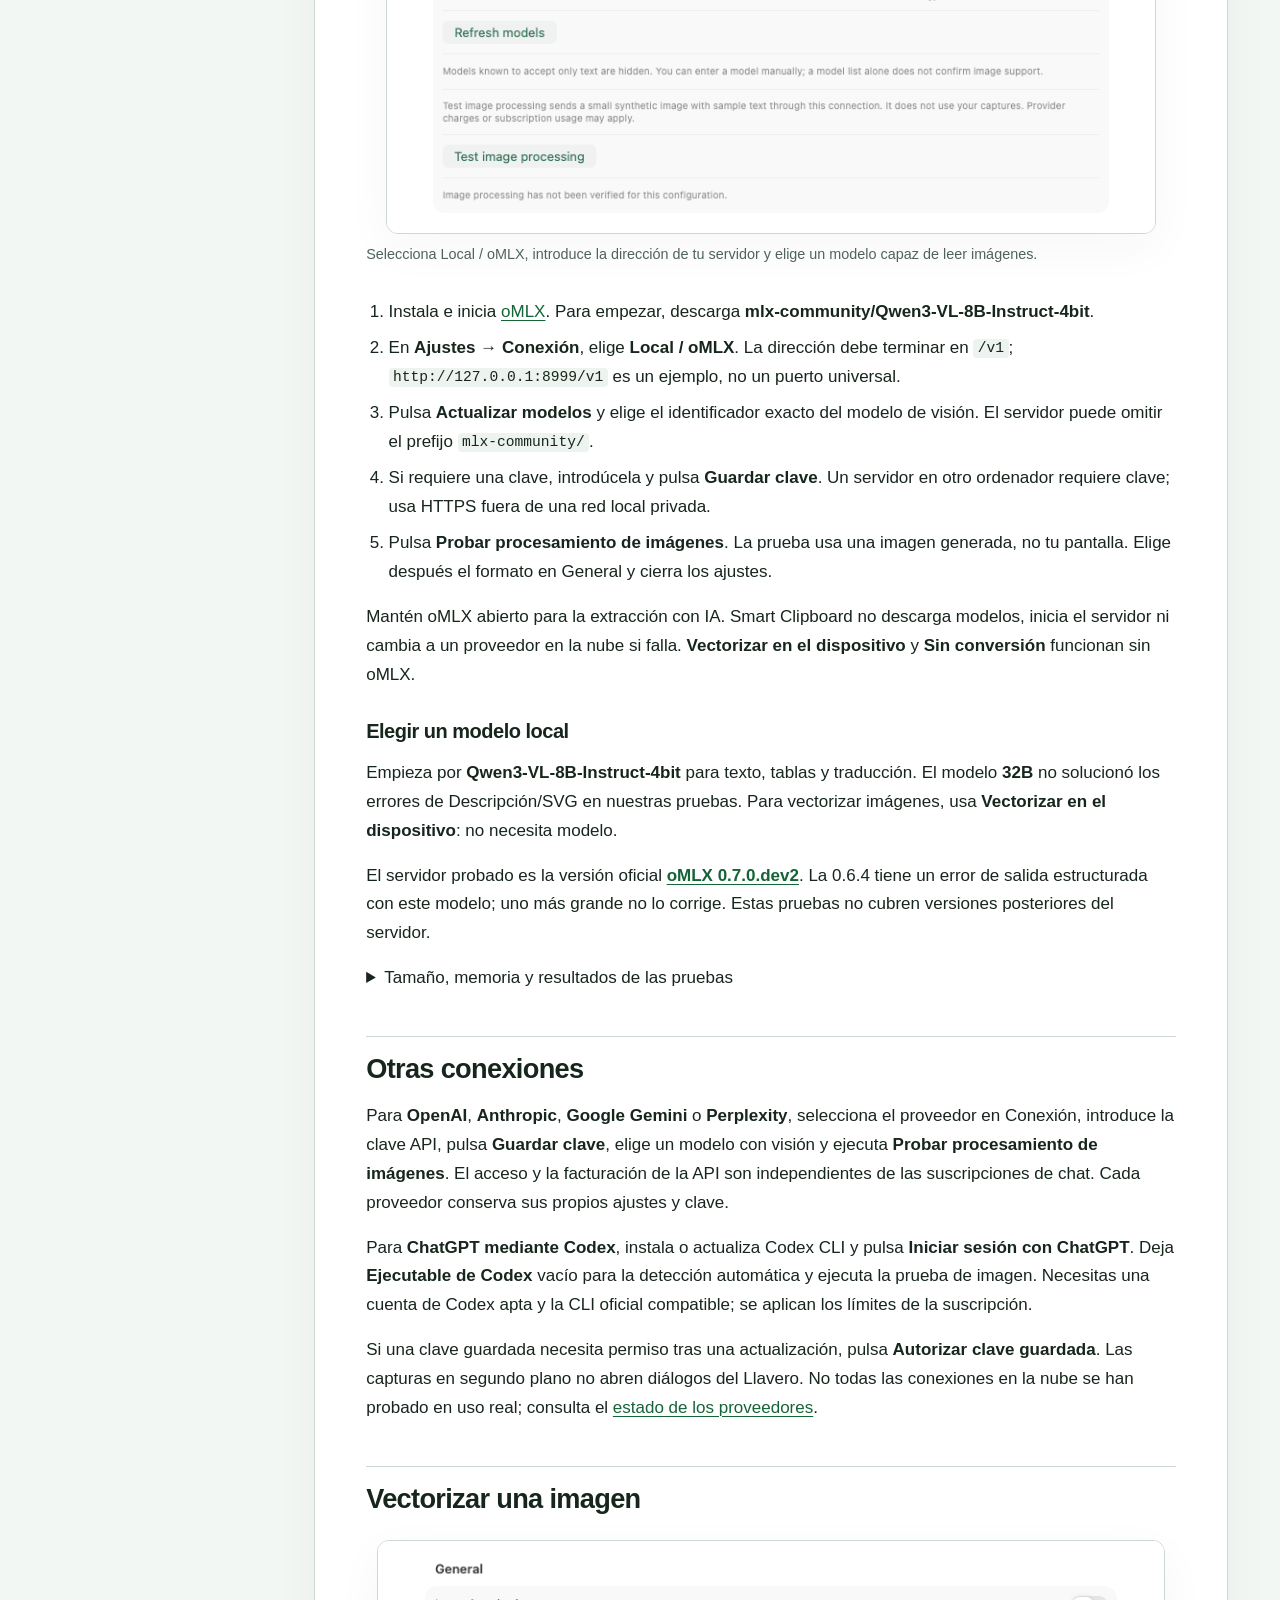
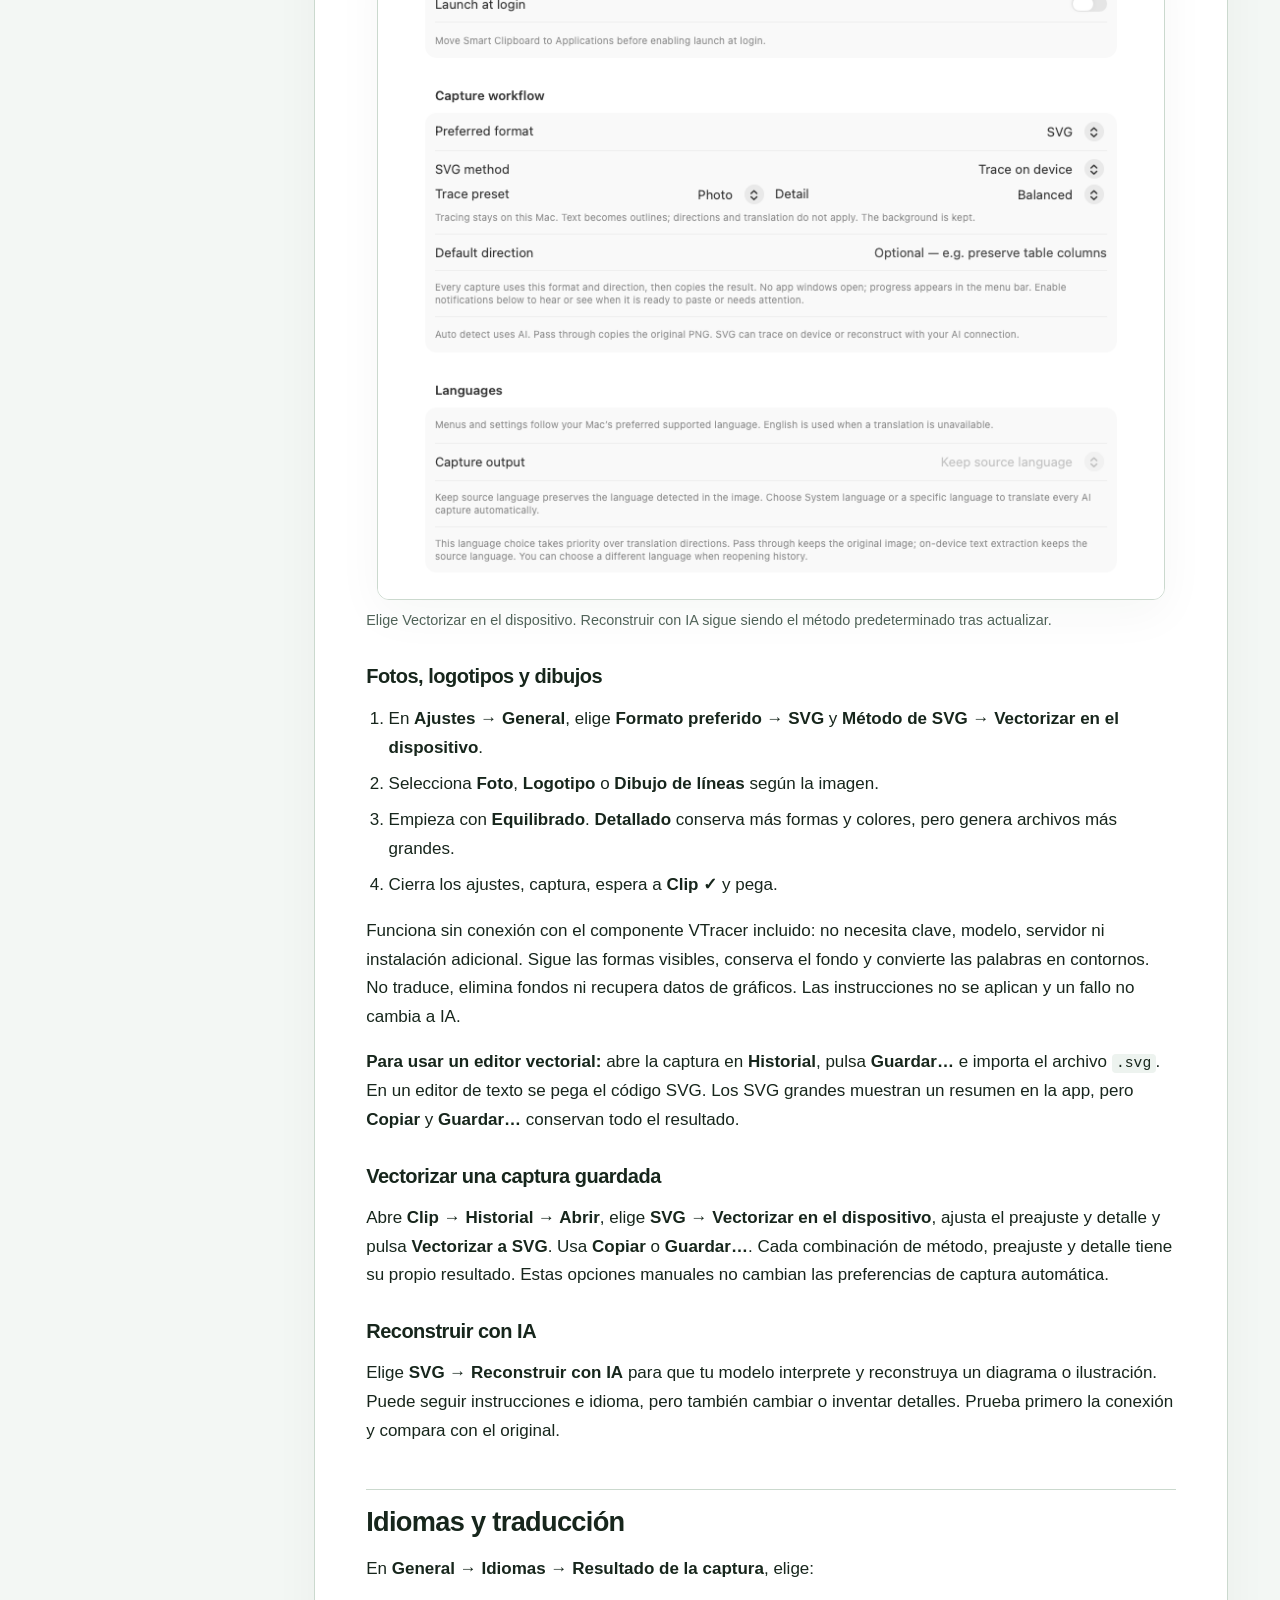
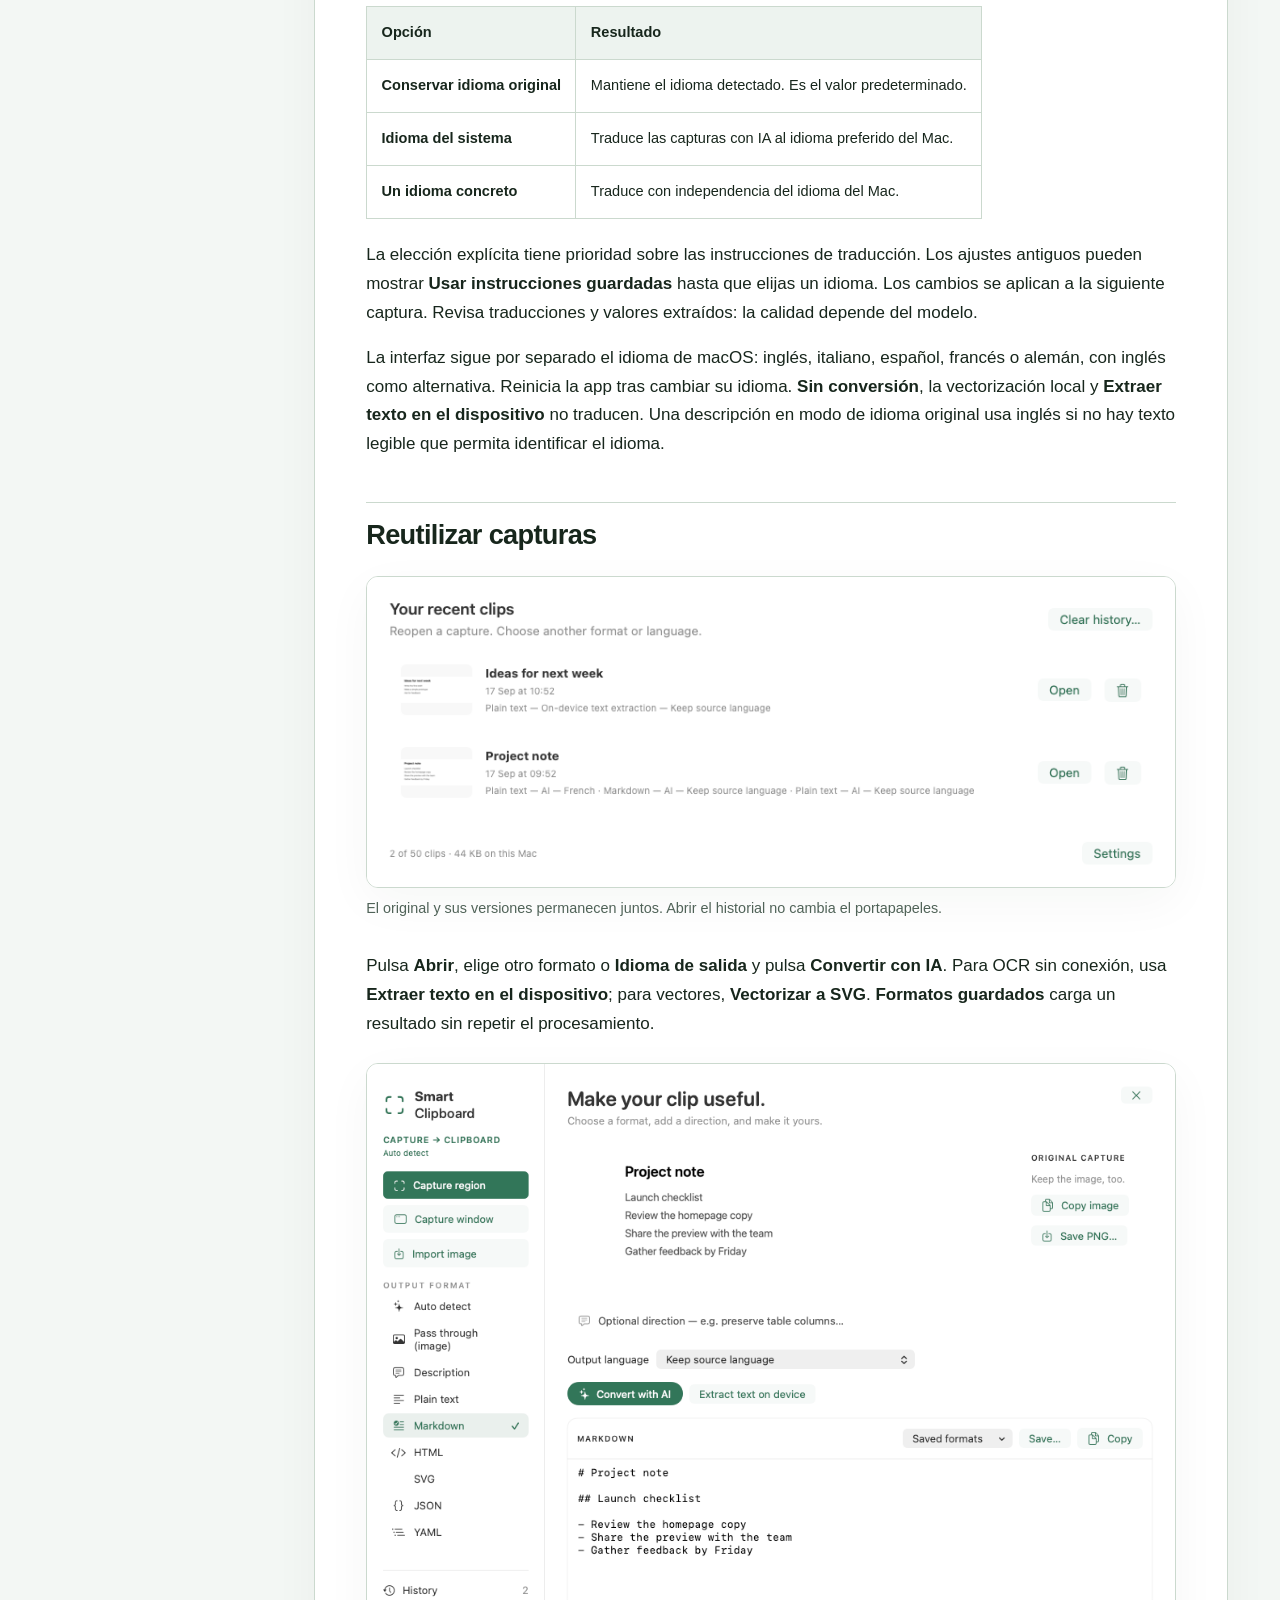
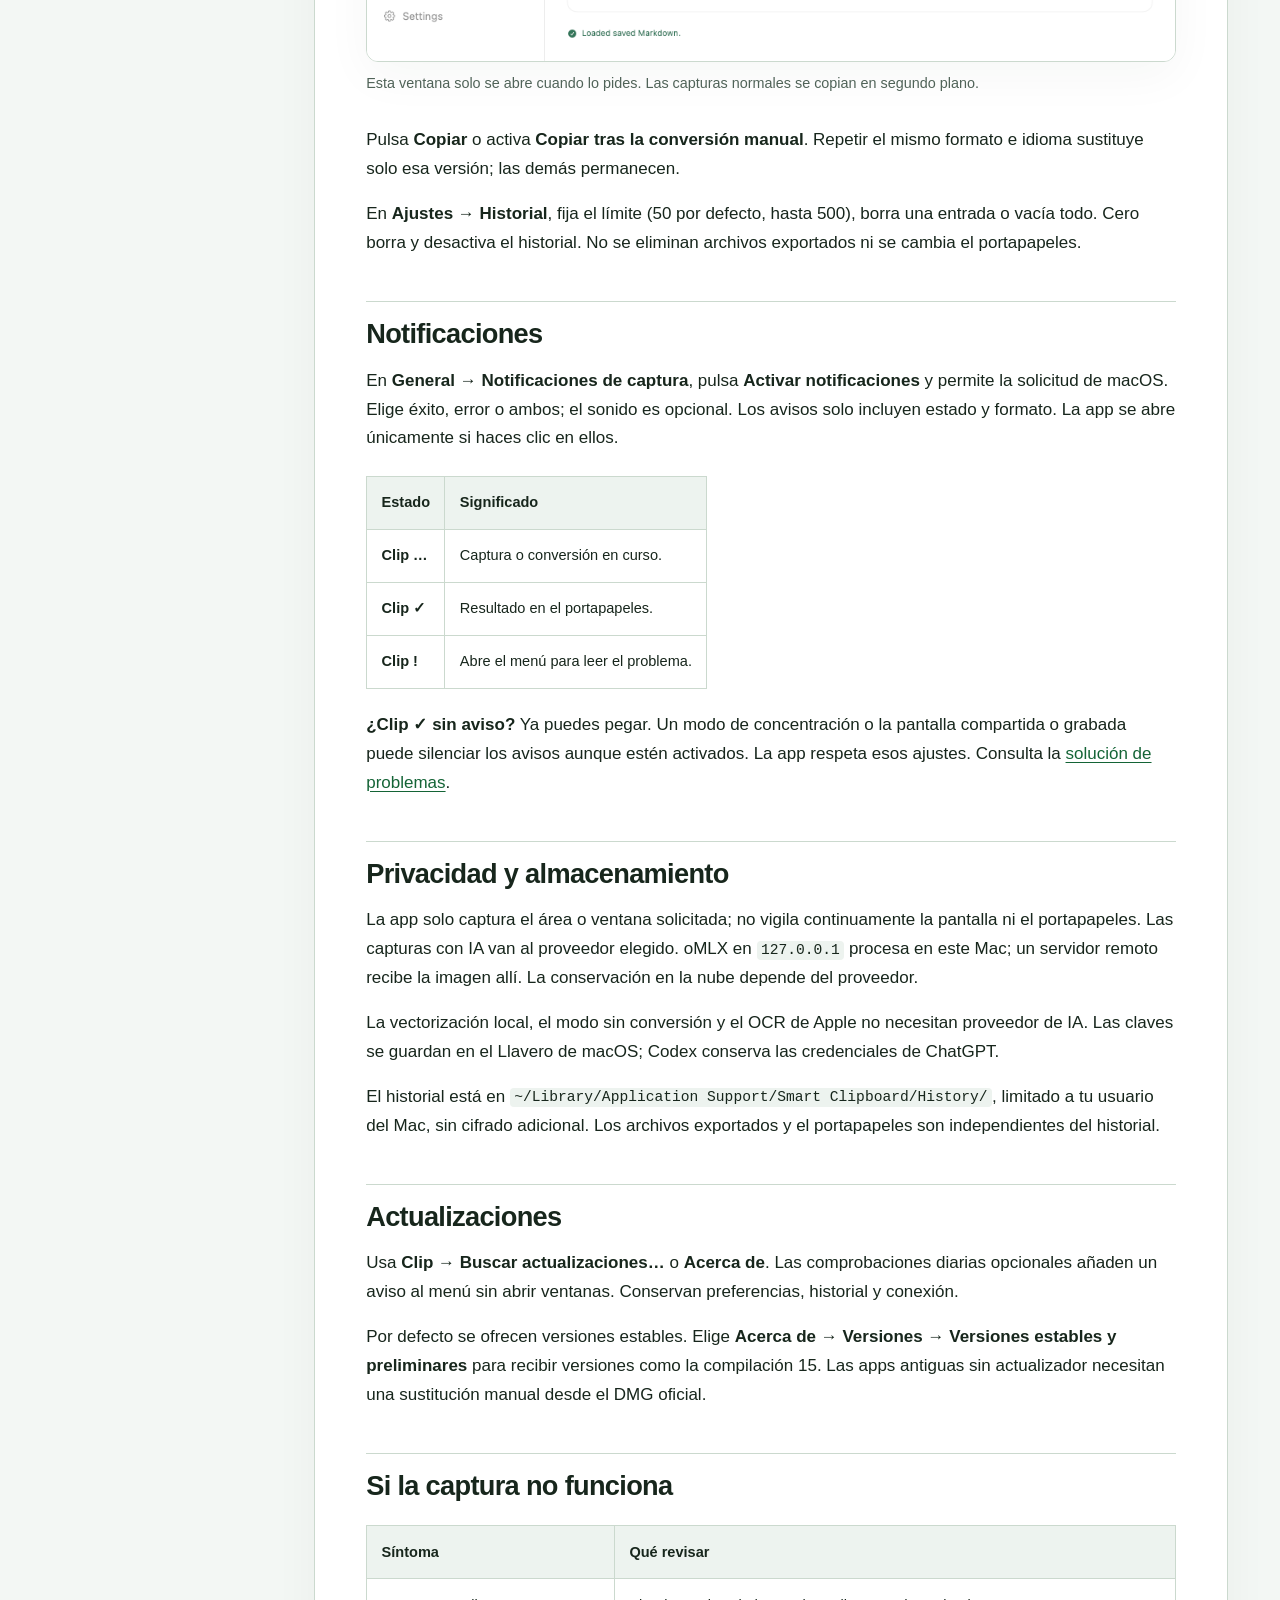
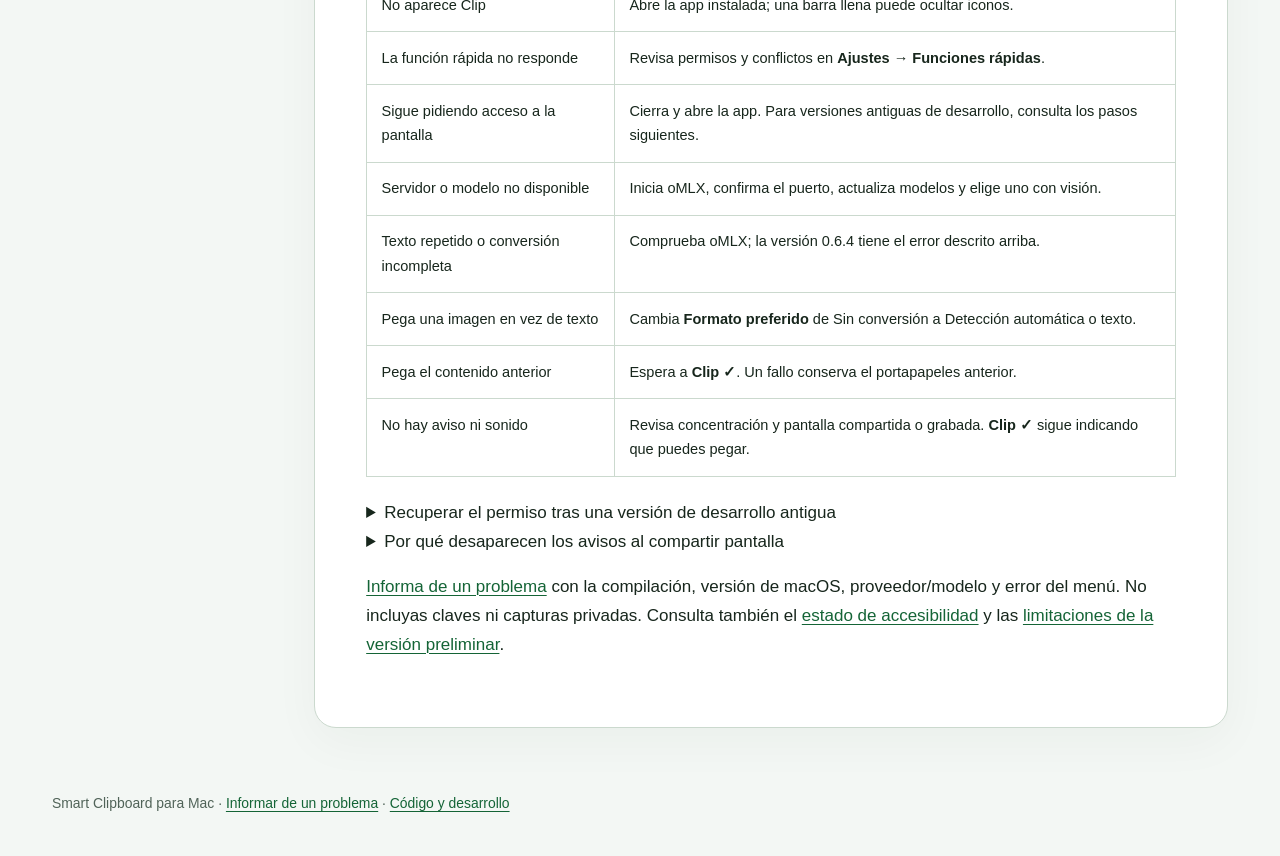
<file: es/guide.html>
<!doctype html>
<html lang="es"><head><meta charset="utf-8"><meta name="viewport" content="width=device-width,initial-scale=1">
<meta name="color-scheme" content="light dark">
<meta http-equiv="Content-Security-Policy" content="default-src 'none'; style-src 'self'; img-src 'self'; media-src 'self'; base-uri 'none'; form-action 'none'">
<meta name="description" content="Configura Smart Clipboard en tu Mac, elige el procesamiento local o en la nube y envía las capturas directamente al portapapeles.">
<title>Guía de configuración y uso — Smart Clipboard</title><link rel="icon" type="image/png" href="../assets/app-icon.png"><link rel="stylesheet" href="../assets/style.css"></head>
<body class="guide"><a class="skip" href="#main">Ir al contenido</a>
<header class="site-header"><a class="brand" href="index.html"><img src="../assets/app-icon.png" alt="" width="42" height="42">Smart Clipboard</a>
<nav aria-label="Navegación principal"><a href="index.html">Primeros pasos</a><a href="guide.html" aria-current="page">Guía de uso</a><a href="https://github.com/colombod/smart-clipboard/releases">Descargas</a></nav><nav class="language-nav" aria-label="Idioma"><span>Idioma:</span><a href="../guide.html" lang="en" hreflang="en">English</a><a href="guide.html" lang="es" hreflang="es" aria-current="page">Español</a><a href="../it/guide.html" lang="it" hreflang="it">Italiano</a><a href="../fr/guide.html" lang="fr" hreflang="fr">Français</a><a href="../de/guide.html" lang="de" hreflang="de">Deutsch</a></nav></header>
<div class="layout"><nav class="toc" aria-label="En esta página"><details open><summary>En esta página</summary><ul><li><a href="#instalar-y-empezar">Instalar y empezar</a></li><li><a href="#capturar-esperar-pegar">Capturar, esperar, pegar</a></li><li><a href="#elegir-el-formato">Elegir el formato</a></li><li><a href="#configurar-omlx">Configurar oMLX</a></li><li><a href="#otras-conexiones">Otras conexiones</a></li><li><a href="#vectorizar-una-imagen">Vectorizar una imagen</a></li><li><a href="#idiomas-y-traducción">Idiomas y traducción</a></li><li><a href="#reutilizar-capturas">Reutilizar capturas</a></li><li><a href="#notificaciones">Notificaciones</a></li><li><a href="#privacidad-y-almacenamiento">Privacidad y almacenamiento</a></li><li><a href="#actualizaciones">Actualizaciones</a></li><li><a href="#si-la-captura-no-funciona">Si la captura no funciona</a></li></ul></details></nav>
<main id="main" tabindex="-1"><h1 id="usar-smart-clipboard">Usar Smart Clipboard</h1>
<p><strong>Configura una vez. Captura. Espera a Clip ✓. Pega.</strong> La app permanece en la barra de menús hasta que quieras abrirla.</p>
<p>Guía de <strong><a href="https://github.com/colombod/smart-clipboard/releases/tag/v0.4.0-preview.15">0.4 preliminar, compilación 15</a></strong>. Las imágenes muestran vistas actuales en inglés con datos de ejemplo; selecciónalas para ampliarlas.</p>
<p>Ir a <a href="#configurar-omlx">IA local</a>, <a href="#vectorizar-una-imagen">vectorización</a>, <a href="#idiomas-y-traducción">traducción</a> o <a href="#si-la-captura-no-funciona">solución de problemas</a>.</p>
<h2 id="instalar-y-empezar">Instalar y empezar</h2>
<ol type="1">
<li><a href="https://github.com/colombod/smart-clipboard/releases/download/v0.4.0-preview.15/Smart-Clipboard-0.4.0-macOS-arm64.dmg">Descarga el DMG firmado</a>, ábrelo y arrastra <strong>Smart Clipboard</strong> a <strong>Aplicaciones</strong>.</li>
<li>Expulsa el DMG, abre la app instalada y busca <strong>Clip</strong> en la barra de menús. No hay icono en el Dock ni ventana que debas mantener abierta.</li>
<li>Abre <strong>Clip → Ajustes y estado…</strong>. Activa <strong>Abrir al iniciar sesión</strong> en General si quieres que esté lista al arrancar el Mac.</li>
</ol>
<p>Requiere Apple Silicon y macOS 14 o posterior. Cerrar los ajustes no desactiva las funciones rápidas; <strong>Clip → Salir de Smart Clipboard</strong> cierra la app.</p>
<h2 id="capturar-esperar-pegar">Capturar, esperar, pegar</h2>
<table>
<thead>
<tr>
<th>Paso</th>
<th>Qué hacer</th>
</tr>
</thead>
<tbody>
<tr>
<td><strong>Capturar un área</strong></td>
<td>Pulsa <strong>⌃⌘R</strong> y arrastra un rectángulo.</td>
</tr>
<tr>
<td><strong>Capturar una ventana</strong></td>
<td>Pulsa <strong>⌃⌘W</strong> y haz clic en la ventana.</td>
</tr>
<tr>
<td><strong>Esperar</strong></td>
<td><strong>Clip …</strong> cambia a <strong>Clip ✓</strong> cuando el resultado está copiado.</td>
</tr>
<tr>
<td><strong>Pegar</strong></td>
<td>Pulsa <strong>⌘V</strong> en la app de destino.</td>
</tr>
</tbody>
</table>
<p><strong>⌃⌘R</strong> significa mantener pulsadas <strong>Control + Comando</strong> y pulsar <strong>R</strong>; <strong>⌃⌘W</strong> usa <strong>W</strong>. Son los valores predeterminados desde la compilación 15. Las funciones rápidas guardadas tienen prioridad, incluidas las de versiones anteriores. Puedes verlas o grabar otras en <strong>Ajustes → Funciones rápidas</strong>. <strong>Espacio</strong> cambia de modo y <strong>Escape</strong> cancela. Un error o una cancelación conserva el contenido anterior del portapapeles.</p>
<p>Permite la grabación de pantalla cuando macOS la solicite, o usa <strong>Solicitar acceso a la pantalla</strong> en Funciones rápidas. Vuelve a abrir la app si macOS lo pide. Una captura no abre los ajustes ni el editor.</p>
<h2 id="elegir-el-formato">Elegir el formato</h2>
<figure class="screenshot">
<a href="../assets/screenshots/capture-settings.png"><img src="../assets/screenshots/capture-settings.png" alt="Ajustes generales con detección automática y conservación del idioma original."></a>
<figcaption>Ajustes → General se aplica a las nuevas capturas. El historial tiene opciones independientes para las imágenes guardadas.</figcaption>
</figure>
<table>
<thead>
<tr>
<th>Formato preferido</th>
<th>Resultado</th>
</tr>
</thead>
<tbody>
<tr>
<td><strong>Detección automática</strong></td>
<td>La IA elige un formato editable a partir de la imagen.</td>
</tr>
<tr>
<td><strong>Sin conversión (imagen)</strong></td>
<td>Imagen original, sin extracción ni IA.</td>
</tr>
<tr>
<td><strong>Texto sin formato / Markdown</strong></td>
<td>Texto, notas, títulos o tablas editables.</td>
</tr>
<tr>
<td><strong>JSON / YAML / HTML</strong></td>
<td>Datos estructurados o código de marcado.</td>
</tr>
<tr>
<td><strong>SVG</strong></td>
<td>Vectorización local de formas o reconstrucción con IA.</td>
</tr>
<tr>
<td><strong>Descripción</strong></td>
<td>Una descripción escrita de la imagen.</td>
</tr>
</tbody>
</table>
<p><strong>Instrucción predeterminada</strong> permite añadir indicaciones como «Conserva las columnas de la tabla». Los resultados de IA, HTML y SVG se copian como texto; la app no representa ni ejecuta ese código. Revisa los resultados antes de usarlos.</p>
<h2 id="configurar-omlx">Configurar oMLX</h2>
<figure class="screenshot">
<a href="../assets/screenshots/local-connection.png"><img src="../assets/screenshots/local-connection.png" alt="Conexión local oMLX con dirección del servidor y modelo de visión Qwen3-VL."></a>
<figcaption>Selecciona Local / oMLX, introduce la dirección de tu servidor y elige un modelo capaz de leer imágenes.</figcaption>
</figure>
<ol type="1">
<li>Instala e inicia <a href="https://github.com/jundot/omlx">oMLX</a>. Para empezar, descarga <strong>mlx-community/Qwen3-VL-8B-Instruct-4bit</strong>.</li>
<li>En <strong>Ajustes → Conexión</strong>, elige <strong>Local / oMLX</strong>. La dirección debe terminar en <code>/v1</code>; <code>http://127.0.0.1:8999/v1</code> es un ejemplo, no un puerto universal.</li>
<li>Pulsa <strong>Actualizar modelos</strong> y elige el identificador exacto del modelo de visión. El servidor puede omitir el prefijo <code>mlx-community/</code>.</li>
<li>Si requiere una clave, introdúcela y pulsa <strong>Guardar clave</strong>. Un servidor en otro ordenador requiere clave; usa HTTPS fuera de una red local privada.</li>
<li>Pulsa <strong>Probar procesamiento de imágenes</strong>. La prueba usa una imagen generada, no tu pantalla. Elige después el formato en General y cierra los ajustes.</li>
</ol>
<p>Mantén oMLX abierto para la extracción con IA. Smart Clipboard no descarga modelos, inicia el servidor ni cambia a un proveedor en la nube si falla. <strong>Vectorizar en el dispositivo</strong> y <strong>Sin conversión</strong> funcionan sin oMLX.</p>
<h3 id="elegir-un-modelo-local">Elegir un modelo local</h3>
<p>Empieza por <strong>Qwen3-VL-8B-Instruct-4bit</strong> para texto, tablas y traducción. El modelo <strong>32B</strong> no solucionó los errores de Descripción/SVG en nuestras pruebas. Para vectorizar imágenes, usa <strong>Vectorizar en el dispositivo</strong>: no necesita modelo.</p>
<p>El servidor probado es la versión oficial <strong><a href="https://github.com/jundot/omlx/releases/tag/v0.7.0.dev2">oMLX 0.7.0.dev2</a></strong>. La 0.6.4 tiene un error de salida estructurada con este modelo; uno más grande no lo corrige. Estas pruebas no cubren versiones posteriores del servidor.</p>
<details>
<summary>Tamaño, memoria y resultados de las pruebas</summary>

<p>Son conversiones de MLX Community a 4 bits de modelos Qwen con visión. Usa el identificador completo en el descargador de oMLX:</p>
<table>
<thead>
<tr>
<th>Modelo</th>
<th>Descarga</th>
<th>Resultados a 22 de septiembre de 2026</th>
</tr>
</thead>
<tbody>
<tr>
<td><a href="https://huggingface.co/mlx-community/Qwen3-VL-8B-Instruct-4bit">mlx-community/Qwen3-VL-8B-Instruct-4bit</a></td>
<td>Unos 5,78 GB según la <a href="https://huggingface.co/mlx-community/Qwen3-VL-8B-Instruct-4bit/tree/main">lista del editor</a>.</td>
<td>Texto, tablas y datos estructurados funcionaron con las imágenes sintéticas probadas. Descripción inventó observaciones ortográficas; SVG alteró proporciones, bordes o diseño.</td>
</tr>
<tr>
<td><a href="https://huggingface.co/mlx-community/Qwen3-VL-32B-Instruct-4bit">mlx-community/Qwen3-VL-32B-Instruct-4bit</a></td>
<td>Descarga verificada: 19.636.446.591 bytes en 19 archivos; unos 19,64 GB / 18,29 GiB.</td>
<td>Con oMLX 0.7.0.dev2 conservó los valores, pero inventó alineaciones en Descripción y añadió una fila y un lienzo incorrecto en SVG. Seis pruebas de instrucciones mejoraron las dimensiones sin corregir contenido y diseño.</td>
</tr>
</tbody>
</table>
<p>La descarga de 32B corresponde a la <a href="https://huggingface.co/mlx-community/Qwen3-VL-32B-Instruct-4bit/tree/6e5644d3ea4b953b5221ffd02339bf897041038a">revisión <code>6e5644d</code></a>. Estos tamaños son de disco, no de memoria en uso.</p>
<p><strong>Estimaciones de memoria:</strong> calcula al menos 16 GB de memoria unificada para 8B o 48 GB para 32B, más margen para imágenes, contexto y otras apps. Son estimaciones prudentes, no mínimos comprobados ni garantías de velocidad. Las pruebas usaron un Mac de 128 GiB; no se han validado equipos con menos memoria. Deja espacio para las cachés y empieza con una imagen pequeña sin datos privados.</p>
<p>Ninguno ha superado la evaluación de calidad de todos los formatos. Descripción y SVG siguen siendo experimentales. Consulta las <a href="https://github.com/colombod/smart-clipboard/blob/e2676a812aec6921b12868dad737c83bf9a4a0d7/docs/testing/OMLX.md">pruebas locales</a> para distinguir resultados automáticos y calidad visual.</p>
</details>

<h2 id="otras-conexiones">Otras conexiones</h2>
<p>Para <strong>OpenAI</strong>, <strong>Anthropic</strong>, <strong>Google Gemini</strong> o <strong>Perplexity</strong>, selecciona el proveedor en Conexión, introduce la clave API, pulsa <strong>Guardar clave</strong>, elige un modelo con visión y ejecuta <strong>Probar procesamiento de imágenes</strong>. El acceso y la facturación de la API son independientes de las suscripciones de chat. Cada proveedor conserva sus propios ajustes y clave.</p>
<p>Para <strong>ChatGPT mediante Codex</strong>, instala o actualiza Codex CLI y pulsa <strong>Iniciar sesión con ChatGPT</strong>. Deja <strong>Ejecutable de Codex</strong> vacío para la detección automática y ejecuta la prueba de imagen. Necesitas una cuenta de Codex apta y la CLI oficial compatible; se aplican los límites de la suscripción.</p>
<p>Si una clave guardada necesita permiso tras una actualización, pulsa <strong>Autorizar clave guardada</strong>. Las capturas en segundo plano no abren diálogos del Llavero. No todas las conexiones en la nube se han probado en uso real; consulta el <a href="https://github.com/colombod/smart-clipboard/blob/e2676a812aec6921b12868dad737c83bf9a4a0d7/docs/PROVIDERS.md">estado de los proveedores</a>.</p>
<h2 id="vectorizar-una-imagen">Vectorizar una imagen</h2>
<figure class="screenshot">
<a href="../assets/screenshots/svg-tracing.png"><img src="../assets/screenshots/svg-tracing.png" alt="Vectorización local configurada con Foto y detalle Equilibrado."></a>
<figcaption>Elige Vectorizar en el dispositivo. Reconstruir con IA sigue siendo el método predeterminado tras actualizar.</figcaption>
</figure>
<h3 id="fotos-logotipos-y-dibujos">Fotos, logotipos y dibujos</h3>
<ol type="1">
<li>En <strong>Ajustes → General</strong>, elige <strong>Formato preferido → SVG</strong> y <strong>Método de SVG → Vectorizar en el dispositivo</strong>.</li>
<li>Selecciona <strong>Foto</strong>, <strong>Logotipo</strong> o <strong>Dibujo de líneas</strong> según la imagen.</li>
<li>Empieza con <strong>Equilibrado</strong>. <strong>Detallado</strong> conserva más formas y colores, pero genera archivos más grandes.</li>
<li>Cierra los ajustes, captura, espera a <strong>Clip ✓</strong> y pega.</li>
</ol>
<p>Funciona sin conexión con el componente VTracer incluido: no necesita clave, modelo, servidor ni instalación adicional. Sigue las formas visibles, conserva el fondo y convierte las palabras en contornos. No traduce, elimina fondos ni recupera datos de gráficos. Las instrucciones no se aplican y un fallo no cambia a IA.</p>
<p><strong>Para usar un editor vectorial:</strong> abre la captura en <strong>Historial</strong>, pulsa <strong>Guardar…</strong> e importa el archivo <code>.svg</code>. En un editor de texto se pega el código SVG. Los SVG grandes muestran un resumen en la app, pero <strong>Copiar</strong> y <strong>Guardar…</strong> conservan todo el resultado.</p>
<h3 id="vectorizar-una-captura-guardada">Vectorizar una captura guardada</h3>
<p>Abre <strong>Clip → Historial → Abrir</strong>, elige <strong>SVG → Vectorizar en el dispositivo</strong>, ajusta el preajuste y detalle y pulsa <strong>Vectorizar a SVG</strong>. Usa <strong>Copiar</strong> o <strong>Guardar…</strong>. Cada combinación de método, preajuste y detalle tiene su propio resultado. Estas opciones manuales no cambian las preferencias de captura automática.</p>
<h3 id="reconstruir-con-ia">Reconstruir con IA</h3>
<p>Elige <strong>SVG → Reconstruir con IA</strong> para que tu modelo interprete y reconstruya un diagrama o ilustración. Puede seguir instrucciones e idioma, pero también cambiar o inventar detalles. Prueba primero la conexión y compara con el original.</p>
<h2 id="idiomas-y-traducción">Idiomas y traducción</h2>
<p>En <strong>General → Idiomas → Resultado de la captura</strong>, elige:</p>
<table>
<thead>
<tr>
<th>Opción</th>
<th>Resultado</th>
</tr>
</thead>
<tbody>
<tr>
<td><strong>Conservar idioma original</strong></td>
<td>Mantiene el idioma detectado. Es el valor predeterminado.</td>
</tr>
<tr>
<td><strong>Idioma del sistema</strong></td>
<td>Traduce las capturas con IA al idioma preferido del Mac.</td>
</tr>
<tr>
<td><strong>Un idioma concreto</strong></td>
<td>Traduce con independencia del idioma del Mac.</td>
</tr>
</tbody>
</table>
<p>La elección explícita tiene prioridad sobre las instrucciones de traducción. Los ajustes antiguos pueden mostrar <strong>Usar instrucciones guardadas</strong> hasta que elijas un idioma. Los cambios se aplican a la siguiente captura. Revisa traducciones y valores extraídos: la calidad depende del modelo.</p>
<p>La interfaz sigue por separado el idioma de macOS: inglés, italiano, español, francés o alemán, con inglés como alternativa. Reinicia la app tras cambiar su idioma. <strong>Sin conversión</strong>, la vectorización local y <strong>Extraer texto en el dispositivo</strong> no traducen. Una descripción en modo de idioma original usa inglés si no hay texto legible que permita identificar el idioma.</p>
<h2 id="reutilizar-capturas">Reutilizar capturas</h2>
<figure class="screenshot">
<a href="../assets/screenshots/history.png"><img src="../assets/screenshots/history.png" alt="Historial con capturas de ejemplo y versiones separadas por formato e idioma."></a>
<figcaption>El original y sus versiones permanecen juntos. Abrir el historial no cambia el portapapeles.</figcaption>
</figure>
<p>Pulsa <strong>Abrir</strong>, elige otro formato o <strong>Idioma de salida</strong> y pulsa <strong>Convertir con IA</strong>. Para OCR sin conexión, usa <strong>Extraer texto en el dispositivo</strong>; para vectores, <strong>Vectorizar a SVG</strong>. <strong>Formatos guardados</strong> carga un resultado sin repetir el procesamiento.</p>
<figure class="screenshot">
<a href="../assets/screenshots/result.png"><img src="../assets/screenshots/result.png" alt="Nota de ejemplo con resultado Markdown editable y controles de idioma, copia y guardado."></a>
<figcaption>Esta ventana solo se abre cuando lo pides. Las capturas normales se copian en segundo plano.</figcaption>
</figure>
<p>Pulsa <strong>Copiar</strong> o activa <strong>Copiar tras la conversión manual</strong>. Repetir el mismo formato e idioma sustituye solo esa versión; las demás permanecen.</p>
<p>En <strong>Ajustes → Historial</strong>, fija el límite (50 por defecto, hasta 500), borra una entrada o vacía todo. Cero borra y desactiva el historial. No se eliminan archivos exportados ni se cambia el portapapeles.</p>
<h2 id="notificaciones">Notificaciones</h2>
<p>En <strong>General → Notificaciones de captura</strong>, pulsa <strong>Activar notificaciones</strong> y permite la solicitud de macOS. Elige éxito, error o ambos; el sonido es opcional. Los avisos solo incluyen estado y formato. La app se abre únicamente si haces clic en ellos.</p>
<table>
<thead>
<tr>
<th>Estado</th>
<th>Significado</th>
</tr>
</thead>
<tbody>
<tr>
<td><strong>Clip …</strong></td>
<td>Captura o conversión en curso.</td>
</tr>
<tr>
<td><strong>Clip ✓</strong></td>
<td>Resultado en el portapapeles.</td>
</tr>
<tr>
<td><strong>Clip !</strong></td>
<td>Abre el menú para leer el problema.</td>
</tr>
</tbody>
</table>
<p><strong>¿Clip ✓ sin aviso?</strong> Ya puedes pegar. Un modo de concentración o la pantalla compartida o grabada puede silenciar los avisos aunque estén activados. La app respeta esos ajustes. Consulta la <a href="#si-la-captura-no-funciona">solución de problemas</a>.</p>
<h2 id="privacidad-y-almacenamiento">Privacidad y almacenamiento</h2>
<p>La app solo captura el área o ventana solicitada; no vigila continuamente la pantalla ni el portapapeles. Las capturas con IA van al proveedor elegido. oMLX en <code>127.0.0.1</code> procesa en este Mac; un servidor remoto recibe la imagen allí. La conservación en la nube depende del proveedor.</p>
<p>La vectorización local, el modo sin conversión y el OCR de Apple no necesitan proveedor de IA. Las claves se guardan en el Llavero de macOS; Codex conserva las credenciales de ChatGPT.</p>
<p>El historial está en <code>~/Library/Application Support/Smart Clipboard/History/</code>, limitado a tu usuario del Mac, sin cifrado adicional. Los archivos exportados y el portapapeles son independientes del historial.</p>
<h2 id="actualizaciones">Actualizaciones</h2>
<p>Usa <strong>Clip → Buscar actualizaciones…</strong> o <strong>Acerca de</strong>. Las comprobaciones diarias opcionales añaden un aviso al menú sin abrir ventanas. Conservan preferencias, historial y conexión.</p>
<p>Por defecto se ofrecen versiones estables. Elige <strong>Acerca de → Versiones → Versiones estables y preliminares</strong> para recibir versiones como la compilación 15. Las apps antiguas sin actualizador necesitan una sustitución manual desde el DMG oficial.</p>
<h2 id="si-la-captura-no-funciona">Si la captura no funciona</h2>
<table>
<thead>
<tr>
<th>Síntoma</th>
<th>Qué revisar</th>
</tr>
</thead>
<tbody>
<tr>
<td>No aparece Clip</td>
<td>Abre la app instalada; una barra llena puede ocultar iconos.</td>
</tr>
<tr>
<td>La función rápida no responde</td>
<td>Revisa permisos y conflictos en <strong>Ajustes → Funciones rápidas</strong>.</td>
</tr>
<tr>
<td>Sigue pidiendo acceso a la pantalla</td>
<td>Cierra y abre la app. Para versiones antiguas de desarrollo, consulta los pasos siguientes.</td>
</tr>
<tr>
<td>Servidor o modelo no disponible</td>
<td>Inicia oMLX, confirma el puerto, actualiza modelos y elige uno con visión.</td>
</tr>
<tr>
<td>Texto repetido o conversión incompleta</td>
<td>Comprueba oMLX; la versión 0.6.4 tiene el error descrito arriba.</td>
</tr>
<tr>
<td>Pega una imagen en vez de texto</td>
<td>Cambia <strong>Formato preferido</strong> de Sin conversión a Detección automática o texto.</td>
</tr>
<tr>
<td>Pega el contenido anterior</td>
<td>Espera a <strong>Clip ✓</strong>. Un fallo conserva el portapapeles anterior.</td>
</tr>
<tr>
<td>No hay aviso ni sonido</td>
<td>Revisa concentración y pantalla compartida o grabada. <strong>Clip ✓</strong> sigue indicando que puedes pegar.</td>
</tr>
</tbody>
</table>
<details>
<summary>Recuperar el permiso tras una versión de desarrollo antigua</summary>

<p>En <strong>Ajustes del Sistema → Privacidad y seguridad → Grabación de pantalla y audio del sistema</strong>, desactiva y activa solo Smart Clipboard; acepta cerrar y volver a abrir cuando se ofrezca. Si hace falta, elimina la entrada antigua y añade <code>/Applications/Smart Clipboard.app</code> con <strong>+</strong>. Si macOS no deja quitarla, solicita ayuda para restablecer solo esta app; no restablezcas permisos de otras apps. Ajustes e historial se conservan.</p>
</details>

<details>
<summary>Por qué desaparecen los avisos al compartir pantalla</summary>

<p>macOS puede ocultar avisos y sonidos al compartir, duplicar o grabar la pantalla, incluso sin un modo de concentración. Detén esa sesión y prueba de nuevo. Permitir avisos mientras compartes es una decisión de privacidad de todo el sistema, no un requisito de captura. El permiso de grabación de Smart Clipboard no significa que grabe continuamente.</p>
</details>

<p><a href="https://github.com/colombod/smart-clipboard/issues/new">Informa de un problema</a> con la compilación, versión de macOS, proveedor/modelo y error del menú. No incluyas claves ni capturas privadas. Consulta también el <a href="https://github.com/colombod/smart-clipboard/blob/e2676a812aec6921b12868dad737c83bf9a4a0d7/docs/ACCESSIBILITY.md">estado de accesibilidad</a> y las <a href="https://github.com/colombod/smart-clipboard/blob/e2676a812aec6921b12868dad737c83bf9a4a0d7/docs/releases/v0.4.0-preview.md">limitaciones de la versión preliminar</a>.</p>
</main></div>
<footer class="site-footer">Smart Clipboard para Mac · <a href="https://github.com/colombod/smart-clipboard/issues/new">Informar de un problema</a> · <a href="https://github.com/colombod/smart-clipboard">Código y desarrollo</a></footer>
</body></html>
</file>
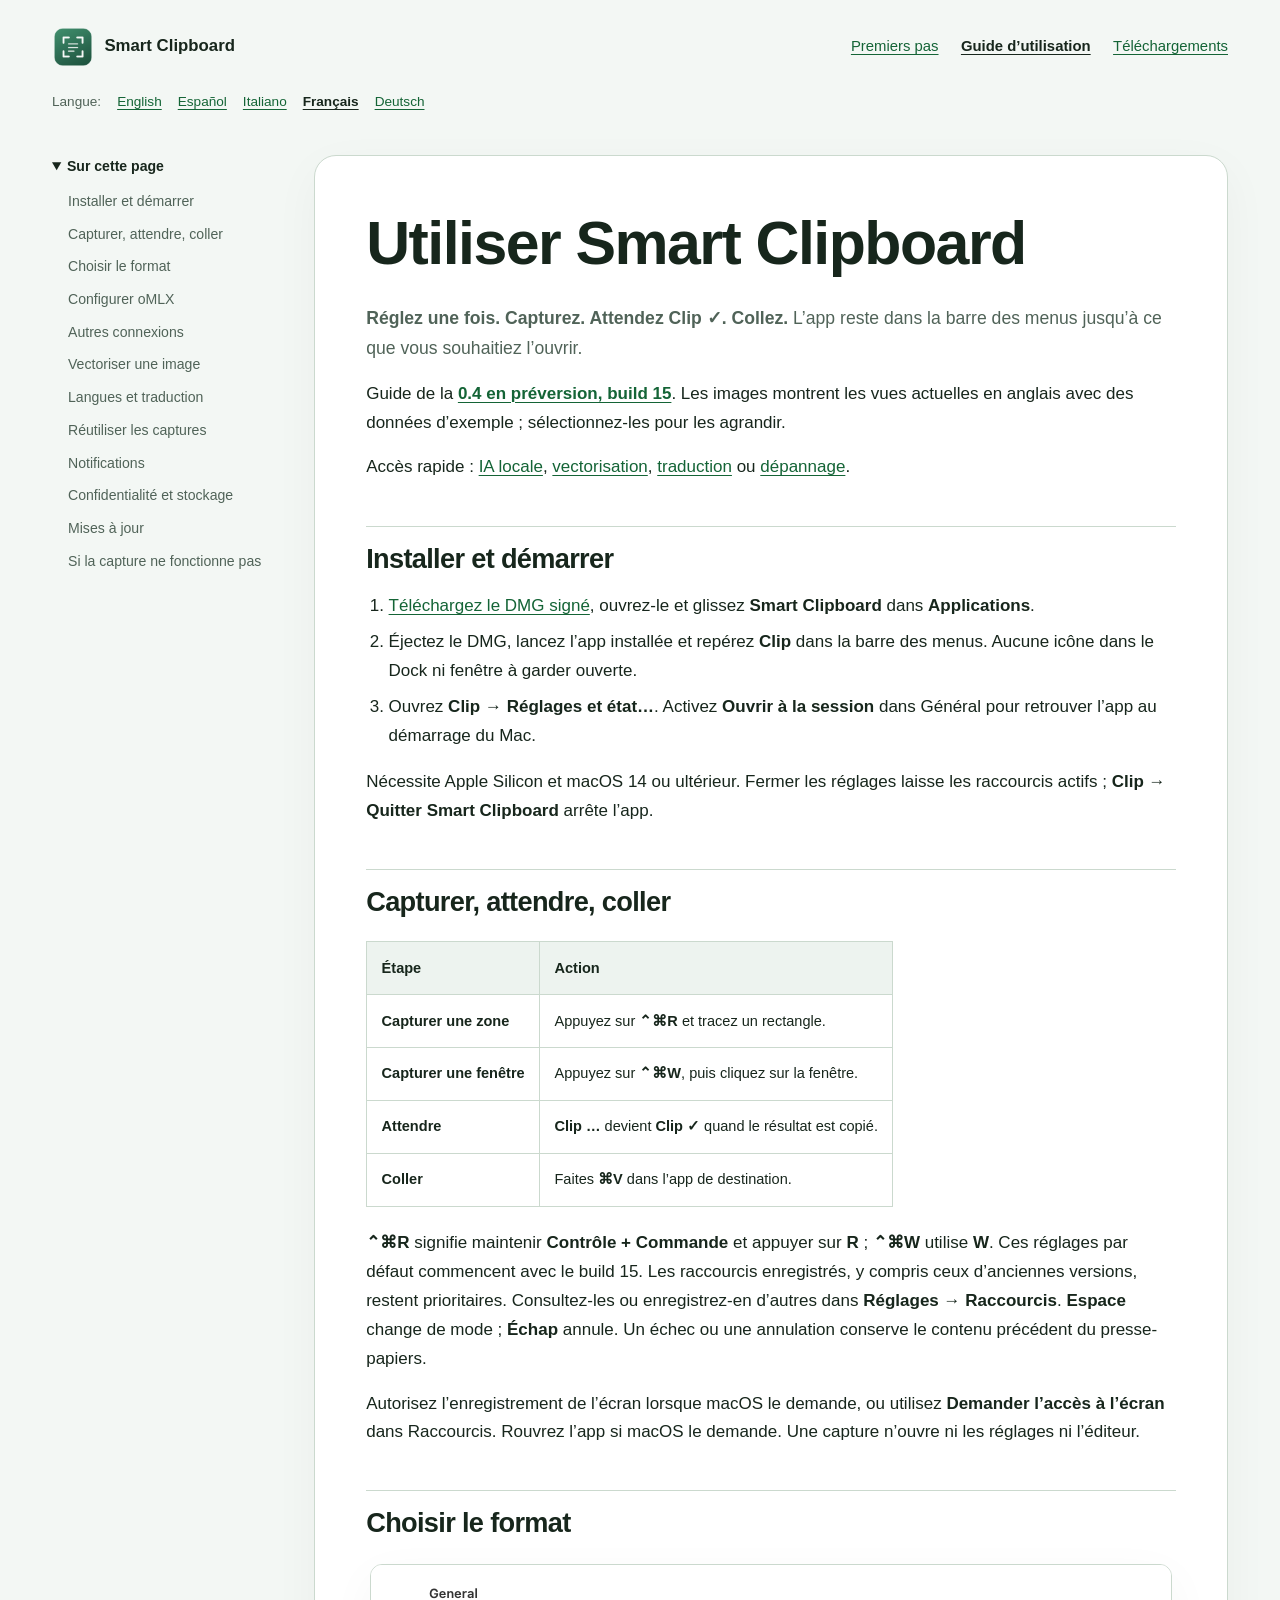
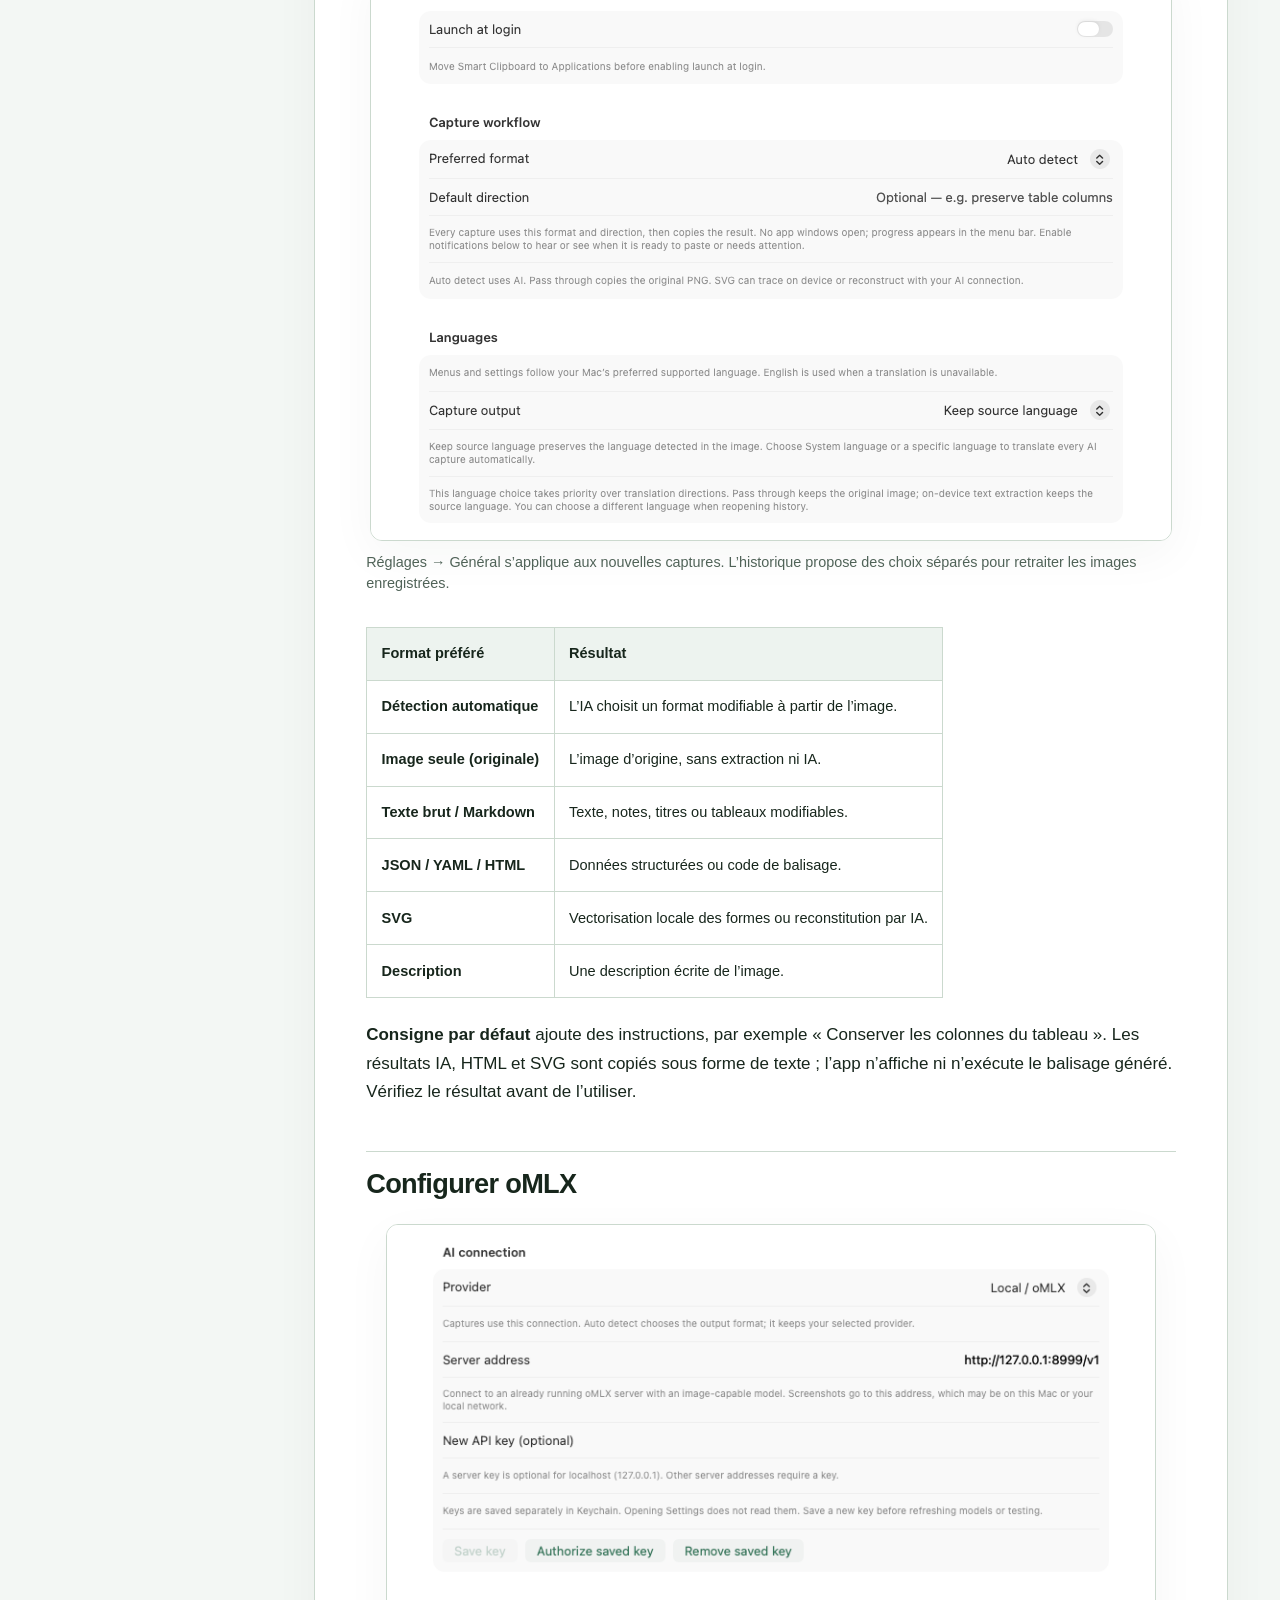
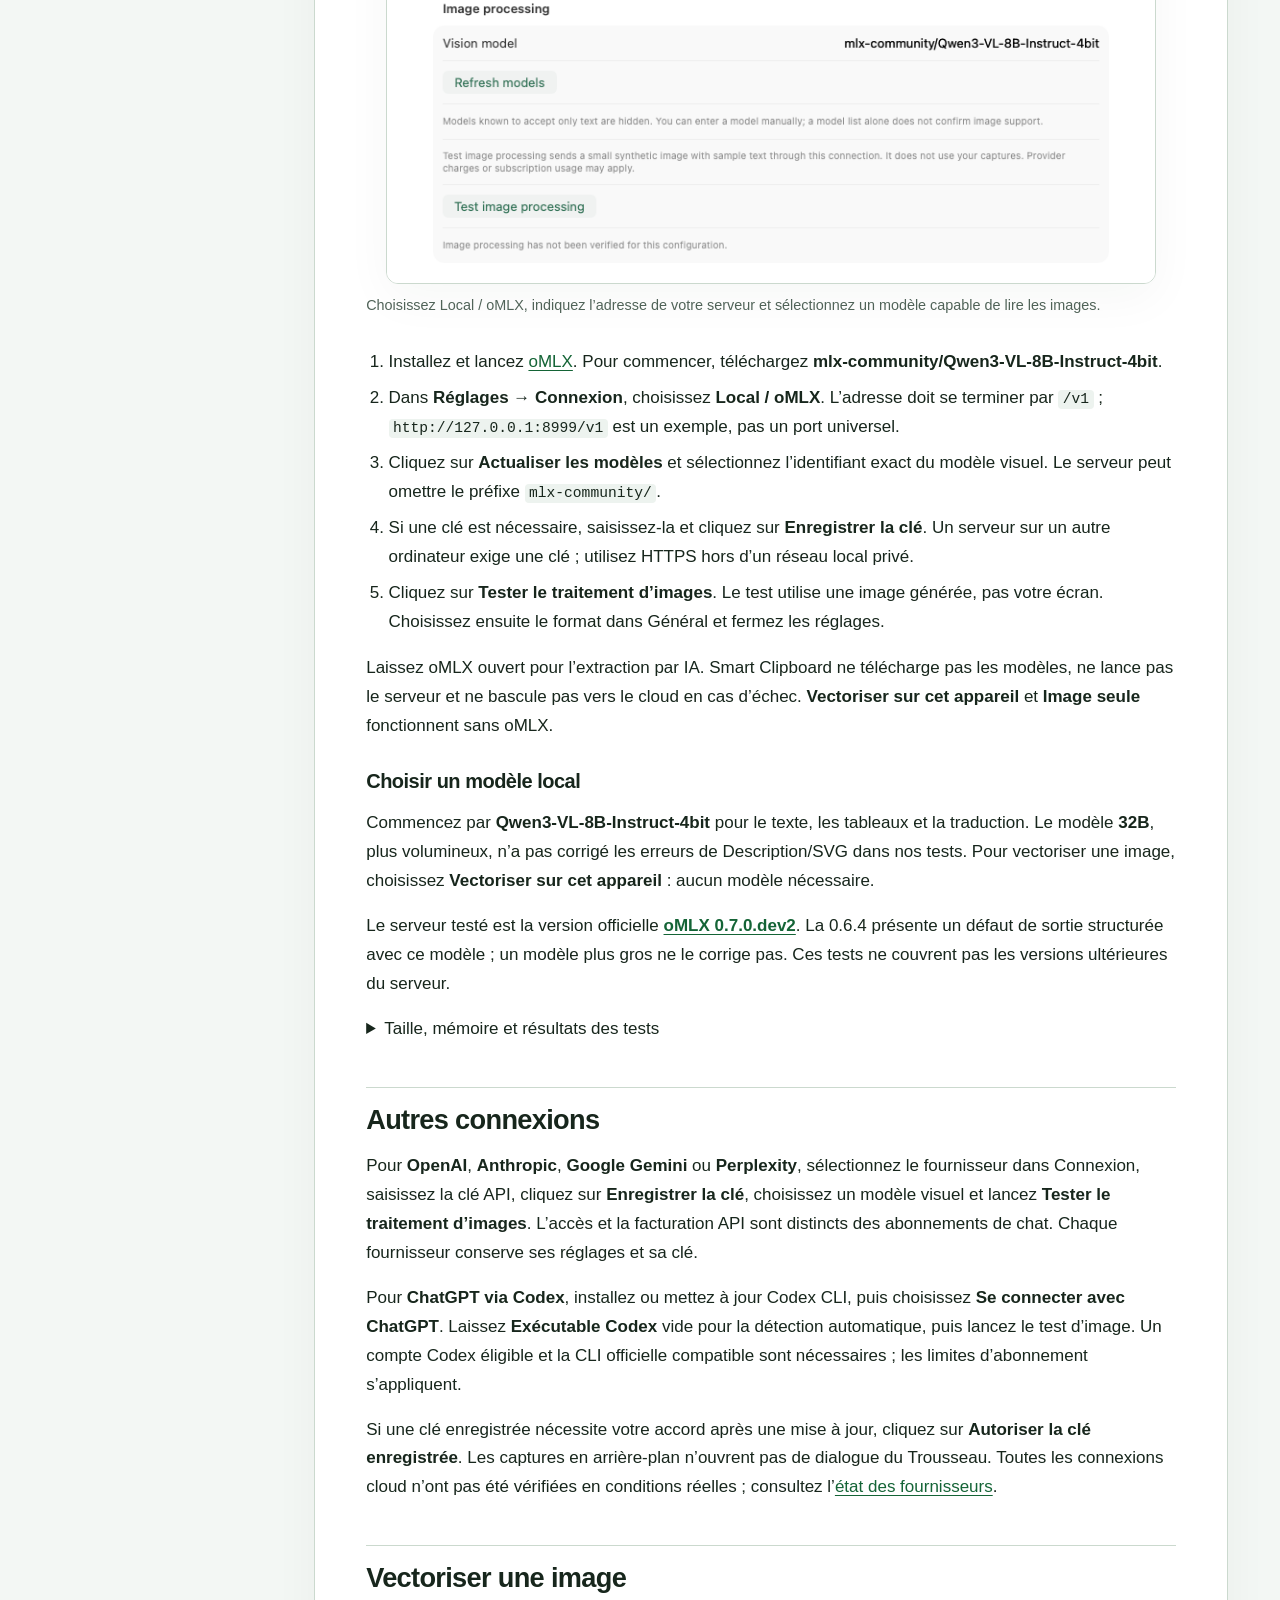
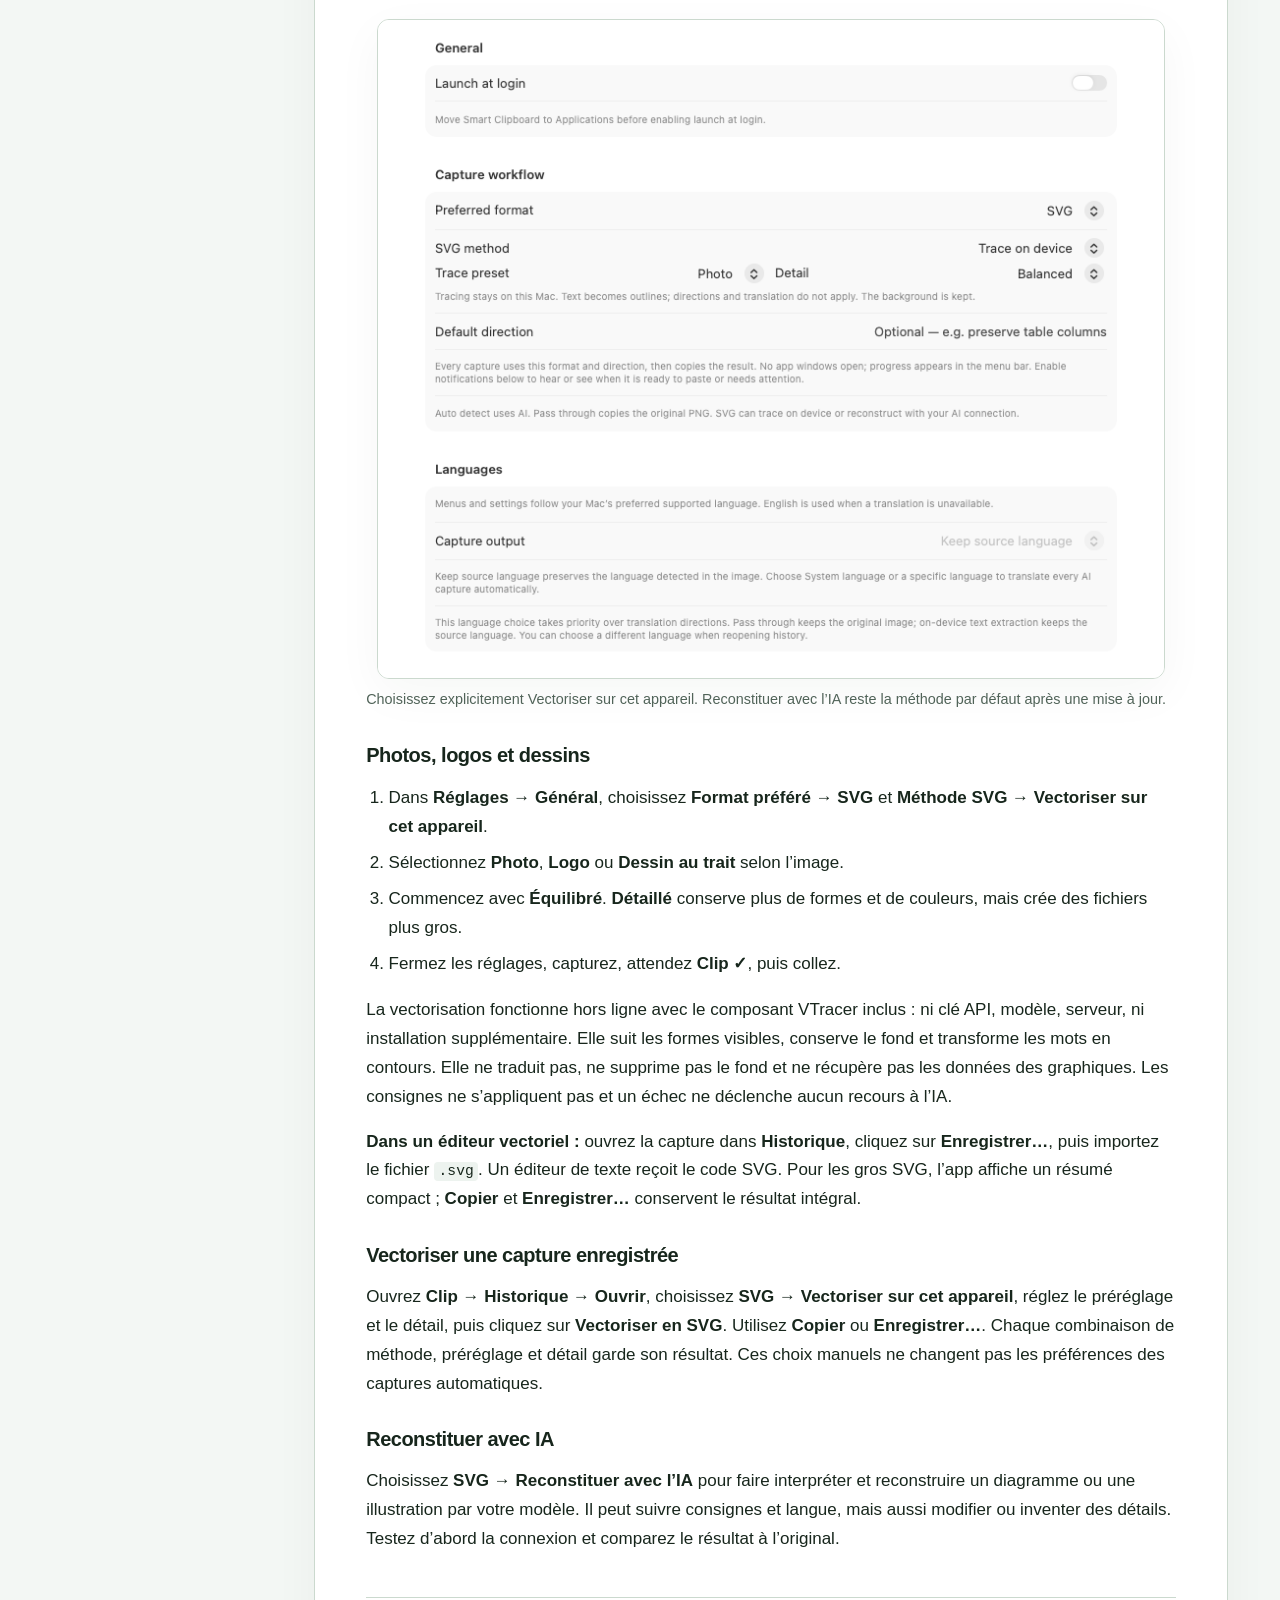
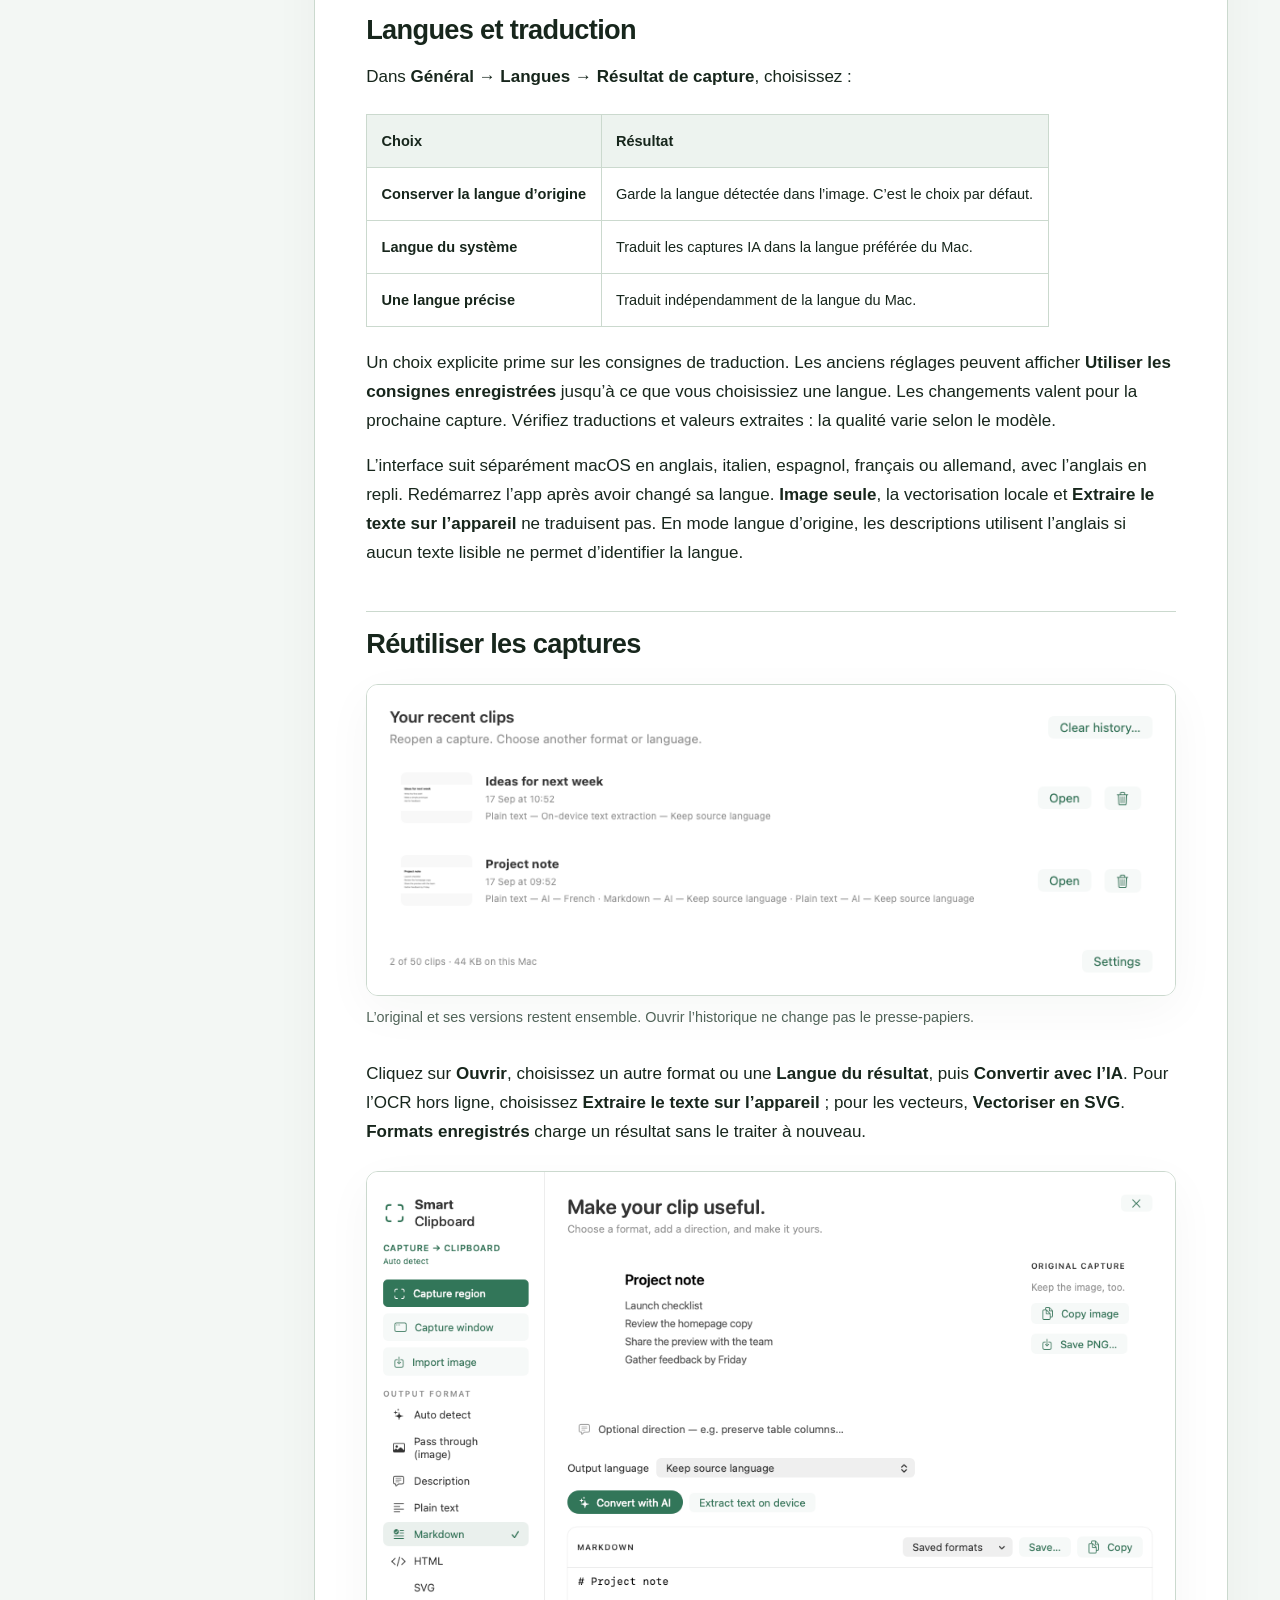
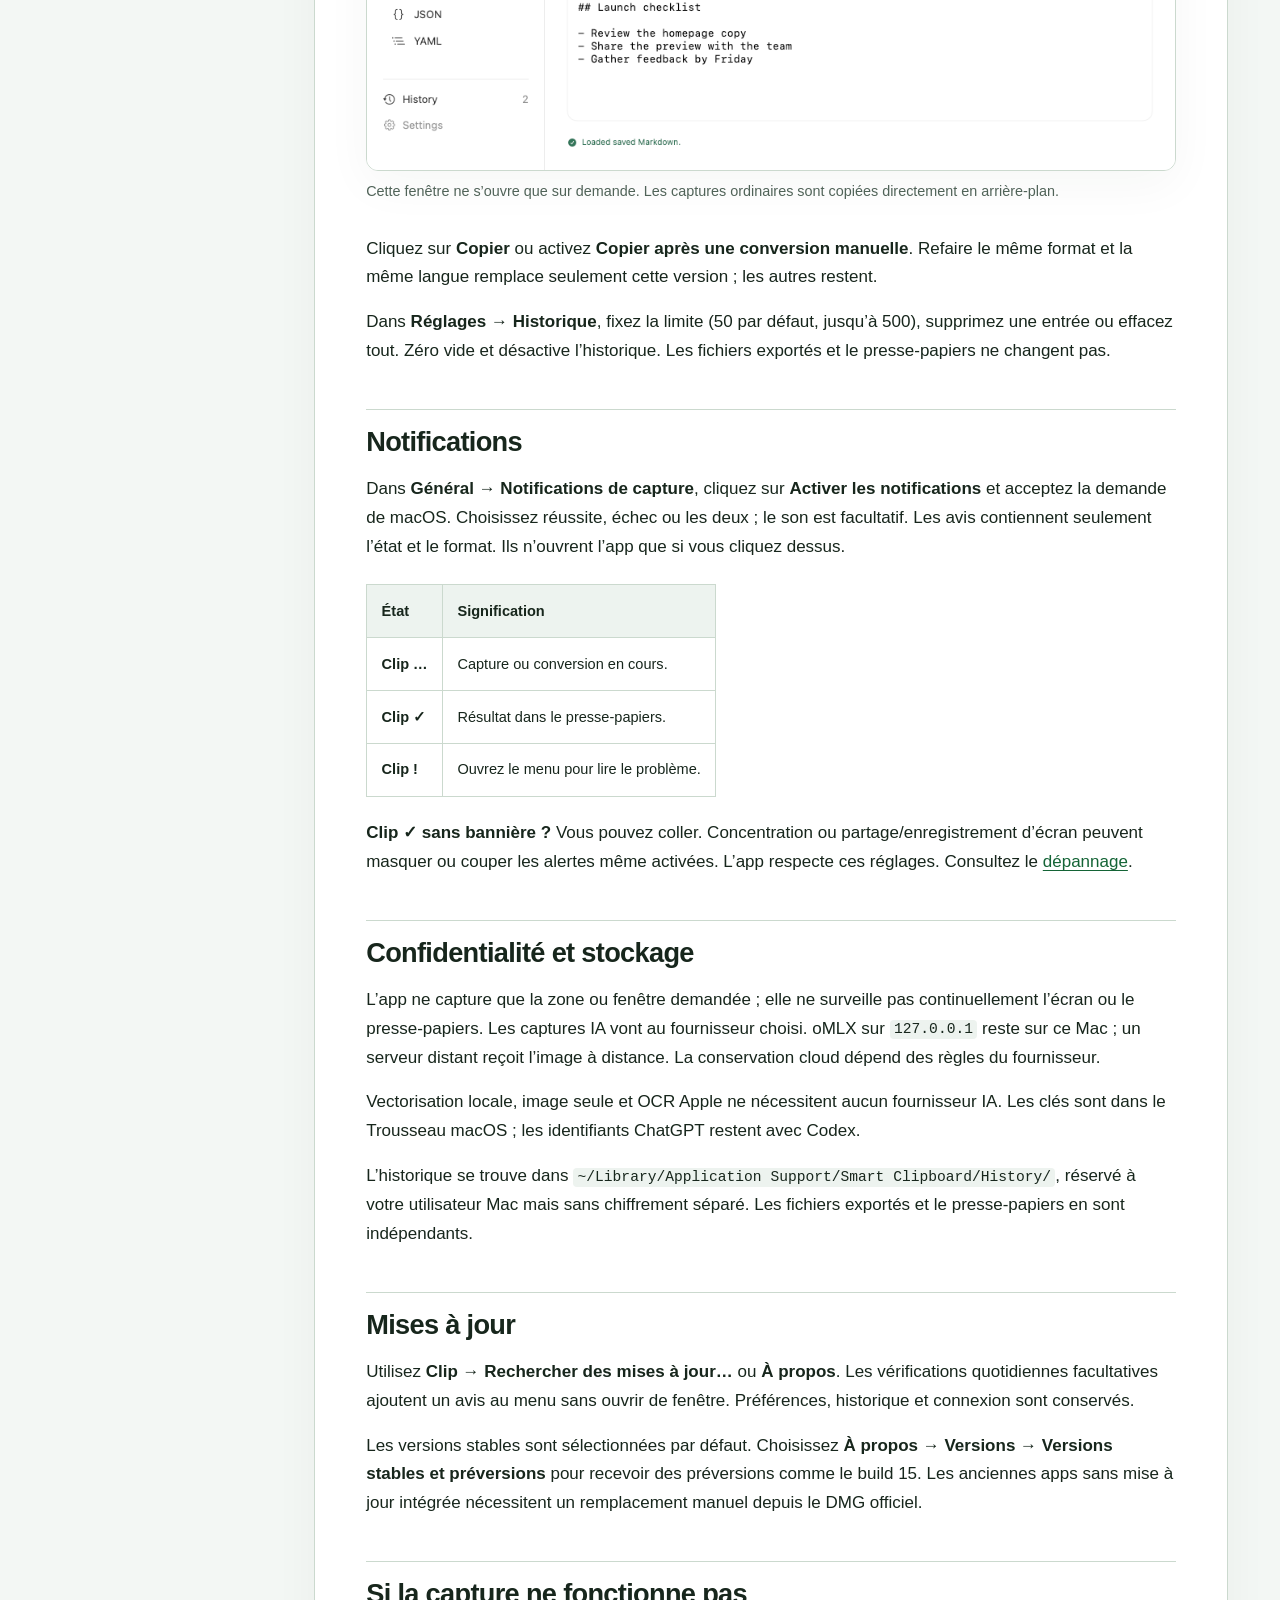
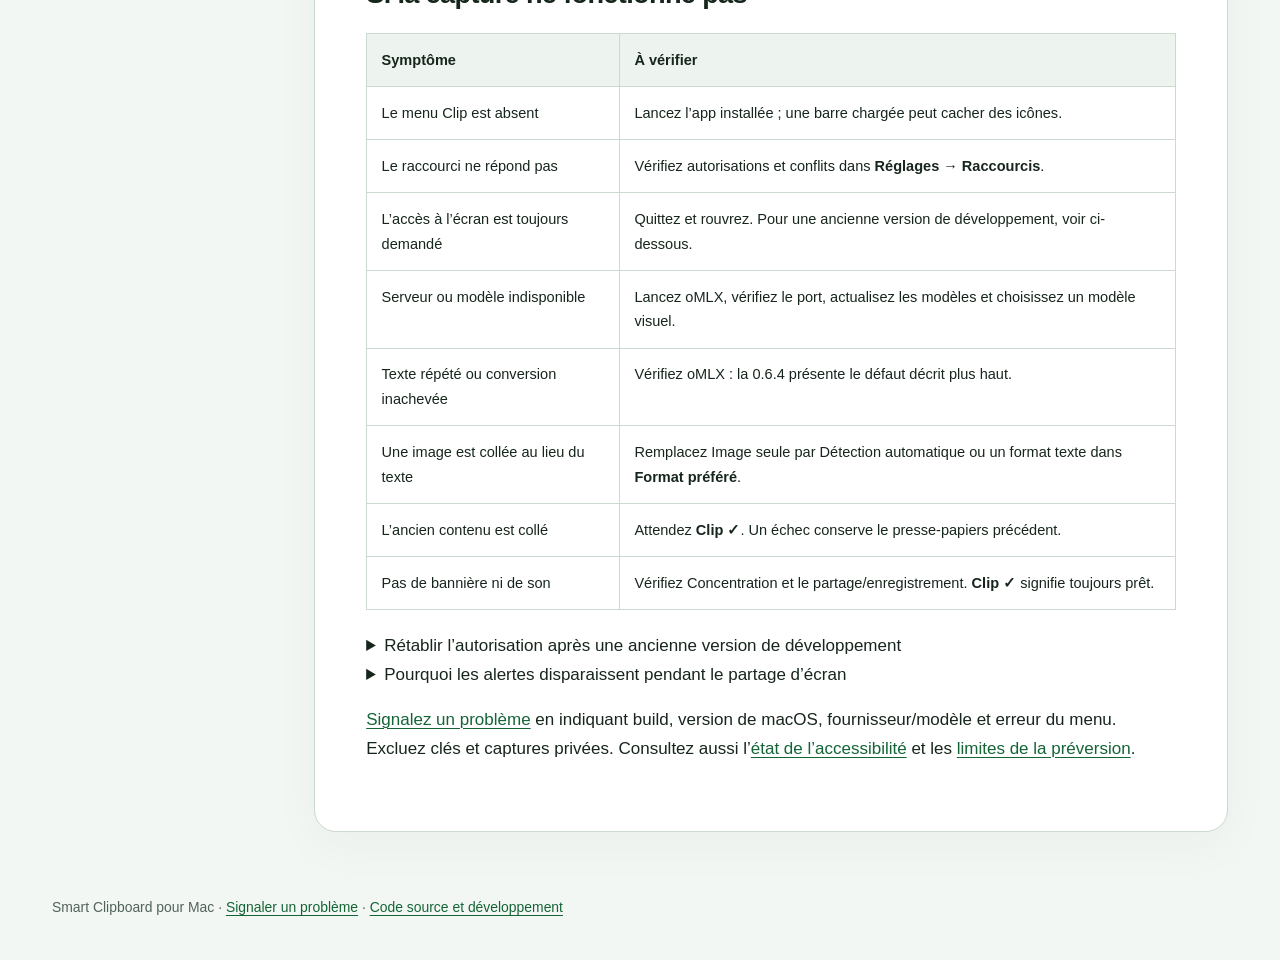
<file: fr/guide.html>
<!doctype html>
<html lang="fr"><head><meta charset="utf-8"><meta name="viewport" content="width=device-width,initial-scale=1">
<meta name="color-scheme" content="light dark">
<meta http-equiv="Content-Security-Policy" content="default-src 'none'; style-src 'self'; img-src 'self'; media-src 'self'; base-uri 'none'; form-action 'none'">
<meta name="description" content="Configurez Smart Clipboard sur votre Mac, choisissez le traitement local ou dans le cloud et envoyez vos captures directement dans le presse-papiers.">
<title>Guide de configuration et d’utilisation — Smart Clipboard</title><link rel="icon" type="image/png" href="../assets/app-icon.png"><link rel="stylesheet" href="../assets/style.css"></head>
<body class="guide"><a class="skip" href="#main">Aller au contenu</a>
<header class="site-header"><a class="brand" href="index.html"><img src="../assets/app-icon.png" alt="" width="42" height="42">Smart Clipboard</a>
<nav aria-label="Navigation principale"><a href="index.html">Premiers pas</a><a href="guide.html" aria-current="page">Guide d’utilisation</a><a href="https://github.com/colombod/smart-clipboard/releases">Téléchargements</a></nav><nav class="language-nav" aria-label="Langue"><span>Langue:</span><a href="../guide.html" lang="en" hreflang="en">English</a><a href="../es/guide.html" lang="es" hreflang="es">Español</a><a href="../it/guide.html" lang="it" hreflang="it">Italiano</a><a href="guide.html" lang="fr" hreflang="fr" aria-current="page">Français</a><a href="../de/guide.html" lang="de" hreflang="de">Deutsch</a></nav></header>
<div class="layout"><nav class="toc" aria-label="Sur cette page"><details open><summary>Sur cette page</summary><ul><li><a href="#installer-et-démarrer">Installer et démarrer</a></li><li><a href="#capturer-attendre-coller">Capturer, attendre, coller</a></li><li><a href="#choisir-le-format">Choisir le format</a></li><li><a href="#configurer-omlx">Configurer oMLX</a></li><li><a href="#autres-connexions">Autres connexions</a></li><li><a href="#vectoriser-une-image">Vectoriser une image</a></li><li><a href="#langues-et-traduction">Langues et traduction</a></li><li><a href="#réutiliser-les-captures">Réutiliser les captures</a></li><li><a href="#notifications">Notifications</a></li><li><a href="#confidentialité-et-stockage">Confidentialité et stockage</a></li><li><a href="#mises-à-jour">Mises à jour</a></li><li><a href="#si-la-capture-ne-fonctionne-pas">Si la capture ne fonctionne pas</a></li></ul></details></nav>
<main id="main" tabindex="-1"><h1 id="utiliser-smart-clipboard">Utiliser Smart Clipboard</h1>
<p><strong>Réglez une fois. Capturez. Attendez Clip ✓. Collez.</strong> L’app reste dans la barre des menus jusqu’à ce que vous souhaitiez l’ouvrir.</p>
<p>Guide de la <strong><a href="https://github.com/colombod/smart-clipboard/releases/tag/v0.4.0-preview.15">0.4 en préversion, build 15</a></strong>. Les images montrent les vues actuelles en anglais avec des données d’exemple ; sélectionnez-les pour les agrandir.</p>
<p>Accès rapide : <a href="#configurer-omlx">IA locale</a>, <a href="#vectoriser-une-image">vectorisation</a>, <a href="#langues-et-traduction">traduction</a> ou <a href="#si-la-capture-ne-fonctionne-pas">dépannage</a>.</p>
<h2 id="installer-et-démarrer">Installer et démarrer</h2>
<ol type="1">
<li><a href="https://github.com/colombod/smart-clipboard/releases/download/v0.4.0-preview.15/Smart-Clipboard-0.4.0-macOS-arm64.dmg">Téléchargez le DMG signé</a>, ouvrez-le et glissez <strong>Smart Clipboard</strong> dans <strong>Applications</strong>.</li>
<li>Éjectez le DMG, lancez l’app installée et repérez <strong>Clip</strong> dans la barre des menus. Aucune icône dans le Dock ni fenêtre à garder ouverte.</li>
<li>Ouvrez <strong>Clip → Réglages et état…</strong>. Activez <strong>Ouvrir à la session</strong> dans Général pour retrouver l’app au démarrage du Mac.</li>
</ol>
<p>Nécessite Apple Silicon et macOS 14 ou ultérieur. Fermer les réglages laisse les raccourcis actifs ; <strong>Clip → Quitter Smart Clipboard</strong> arrête l’app.</p>
<h2 id="capturer-attendre-coller">Capturer, attendre, coller</h2>
<table>
<thead>
<tr>
<th>Étape</th>
<th>Action</th>
</tr>
</thead>
<tbody>
<tr>
<td><strong>Capturer une zone</strong></td>
<td>Appuyez sur <strong>⌃⌘R</strong> et tracez un rectangle.</td>
</tr>
<tr>
<td><strong>Capturer une fenêtre</strong></td>
<td>Appuyez sur <strong>⌃⌘W</strong>, puis cliquez sur la fenêtre.</td>
</tr>
<tr>
<td><strong>Attendre</strong></td>
<td><strong>Clip …</strong> devient <strong>Clip ✓</strong> quand le résultat est copié.</td>
</tr>
<tr>
<td><strong>Coller</strong></td>
<td>Faites <strong>⌘V</strong> dans l’app de destination.</td>
</tr>
</tbody>
</table>
<p><strong>⌃⌘R</strong> signifie maintenir <strong>Contrôle + Commande</strong> et appuyer sur <strong>R</strong> ; <strong>⌃⌘W</strong> utilise <strong>W</strong>. Ces réglages par défaut commencent avec le build 15. Les raccourcis enregistrés, y compris ceux d’anciennes versions, restent prioritaires. Consultez-les ou enregistrez-en d’autres dans <strong>Réglages → Raccourcis</strong>. <strong>Espace</strong> change de mode ; <strong>Échap</strong> annule. Un échec ou une annulation conserve le contenu précédent du presse-papiers.</p>
<p>Autorisez l’enregistrement de l’écran lorsque macOS le demande, ou utilisez <strong>Demander l’accès à l’écran</strong> dans Raccourcis. Rouvrez l’app si macOS le demande. Une capture n’ouvre ni les réglages ni l’éditeur.</p>
<h2 id="choisir-le-format">Choisir le format</h2>
<figure class="screenshot">
<a href="../assets/screenshots/capture-settings.png"><img src="../assets/screenshots/capture-settings.png" alt="Réglages généraux avec détection automatique et langue d’origine sélectionnées."></a>
<figcaption>Réglages → Général s’applique aux nouvelles captures. L’historique propose des choix séparés pour retraiter les images enregistrées.</figcaption>
</figure>
<table>
<thead>
<tr>
<th>Format préféré</th>
<th>Résultat</th>
</tr>
</thead>
<tbody>
<tr>
<td><strong>Détection automatique</strong></td>
<td>L’IA choisit un format modifiable à partir de l’image.</td>
</tr>
<tr>
<td><strong>Image seule (originale)</strong></td>
<td>L’image d’origine, sans extraction ni IA.</td>
</tr>
<tr>
<td><strong>Texte brut / Markdown</strong></td>
<td>Texte, notes, titres ou tableaux modifiables.</td>
</tr>
<tr>
<td><strong>JSON / YAML / HTML</strong></td>
<td>Données structurées ou code de balisage.</td>
</tr>
<tr>
<td><strong>SVG</strong></td>
<td>Vectorisation locale des formes ou reconstitution par IA.</td>
</tr>
<tr>
<td><strong>Description</strong></td>
<td>Une description écrite de l’image.</td>
</tr>
</tbody>
</table>
<p><strong>Consigne par défaut</strong> ajoute des instructions, par exemple « Conserver les colonnes du tableau ». Les résultats IA, HTML et SVG sont copiés sous forme de texte ; l’app n’affiche ni n’exécute le balisage généré. Vérifiez le résultat avant de l’utiliser.</p>
<h2 id="configurer-omlx">Configurer oMLX</h2>
<figure class="screenshot">
<a href="../assets/screenshots/local-connection.png"><img src="../assets/screenshots/local-connection.png" alt="Connexion locale oMLX avec adresse du serveur et modèle visuel Qwen3-VL."></a>
<figcaption>Choisissez Local / oMLX, indiquez l’adresse de votre serveur et sélectionnez un modèle capable de lire les images.</figcaption>
</figure>
<ol type="1">
<li>Installez et lancez <a href="https://github.com/jundot/omlx">oMLX</a>. Pour commencer, téléchargez <strong>mlx-community/Qwen3-VL-8B-Instruct-4bit</strong>.</li>
<li>Dans <strong>Réglages → Connexion</strong>, choisissez <strong>Local / oMLX</strong>. L’adresse doit se terminer par <code>/v1</code> ; <code>http://127.0.0.1:8999/v1</code> est un exemple, pas un port universel.</li>
<li>Cliquez sur <strong>Actualiser les modèles</strong> et sélectionnez l’identifiant exact du modèle visuel. Le serveur peut omettre le préfixe <code>mlx-community/</code>.</li>
<li>Si une clé est nécessaire, saisissez-la et cliquez sur <strong>Enregistrer la clé</strong>. Un serveur sur un autre ordinateur exige une clé ; utilisez HTTPS hors d’un réseau local privé.</li>
<li>Cliquez sur <strong>Tester le traitement d’images</strong>. Le test utilise une image générée, pas votre écran. Choisissez ensuite le format dans Général et fermez les réglages.</li>
</ol>
<p>Laissez oMLX ouvert pour l’extraction par IA. Smart Clipboard ne télécharge pas les modèles, ne lance pas le serveur et ne bascule pas vers le cloud en cas d’échec. <strong>Vectoriser sur cet appareil</strong> et <strong>Image seule</strong> fonctionnent sans oMLX.</p>
<h3 id="choisir-un-modèle-local">Choisir un modèle local</h3>
<p>Commencez par <strong>Qwen3-VL-8B-Instruct-4bit</strong> pour le texte, les tableaux et la traduction. Le modèle <strong>32B</strong>, plus volumineux, n’a pas corrigé les erreurs de Description/SVG dans nos tests. Pour vectoriser une image, choisissez <strong>Vectoriser sur cet appareil</strong> : aucun modèle nécessaire.</p>
<p>Le serveur testé est la version officielle <strong><a href="https://github.com/jundot/omlx/releases/tag/v0.7.0.dev2">oMLX 0.7.0.dev2</a></strong>. La 0.6.4 présente un défaut de sortie structurée avec ce modèle ; un modèle plus gros ne le corrige pas. Ces tests ne couvrent pas les versions ultérieures du serveur.</p>
<details>
<summary>Taille, mémoire et résultats des tests</summary>

<p>Il s’agit de conversions MLX Community en 4 bits de modèles Qwen capables de lire les images. Utilisez l’identifiant complet dans l’outil de téléchargement oMLX :</p>
<table>
<thead>
<tr>
<th>Modèle</th>
<th>Téléchargement</th>
<th>Résultats au 22 septembre 2026</th>
</tr>
</thead>
<tbody>
<tr>
<td><a href="https://huggingface.co/mlx-community/Qwen3-VL-8B-Instruct-4bit">mlx-community/Qwen3-VL-8B-Instruct-4bit</a></td>
<td>Environ 5,78 Go d’après la <a href="https://huggingface.co/mlx-community/Qwen3-VL-8B-Instruct-4bit/tree/main">liste de l’éditeur</a>.</td>
<td>Texte, tableaux et données structurées fonctionnaient sur les images synthétiques testées. Description inventait des remarques d’orthographe ; SVG modifiait les proportions, bordures ou dispositions.</td>
</tr>
<tr>
<td><a href="https://huggingface.co/mlx-community/Qwen3-VL-32B-Instruct-4bit">mlx-community/Qwen3-VL-32B-Instruct-4bit</a></td>
<td>Téléchargement vérifié : 19 636 446 591 octets dans 19 fichiers, soit environ 19,64 Go / 18,29 Gio.</td>
<td>Avec oMLX 0.7.0.dev2, les valeurs étaient conservées, mais Description inventait des alignements et SVG utilisait un mauvais canevas et ajoutait une ligne. Six essais de consignes ont amélioré les dimensions sans corriger contenu et disposition.</td>
</tr>
</tbody>
</table>
<p>La mesure 32B correspond à la <a href="https://huggingface.co/mlx-community/Qwen3-VL-32B-Instruct-4bit/tree/6e5644d3ea4b953b5221ffd02339bf897041038a">révision <code>6e5644d</code></a>. Il s’agit de tailles sur disque, pas de mémoire utilisée à l’exécution.</p>
<p><strong>Estimations de mémoire :</strong> prévoyez au moins 16 Go de mémoire unifiée pour 8B ou 48 Go pour 32B, avec une marge pour les grandes images, le contexte et les autres apps. Ce sont des estimations prudentes, pas des minima vérifiés ni des garanties de vitesse. Les tests utilisaient un Mac de 128 Gio ; les Mac moins dotés n’ont pas été validés. Gardez de l’espace pour les caches et commencez avec une petite image sans données privées.</p>
<p>Aucun des deux n’a passé l’évaluation de qualité de tous les formats. Description et SVG restent expérimentaux. Consultez les <a href="https://github.com/colombod/smart-clipboard/blob/e2676a812aec6921b12868dad737c83bf9a4a0d7/docs/testing/OMLX.md">preuves des tests locaux</a> pour distinguer contrôles automatiques et qualité visuelle.</p>
</details>

<h2 id="autres-connexions">Autres connexions</h2>
<p>Pour <strong>OpenAI</strong>, <strong>Anthropic</strong>, <strong>Google Gemini</strong> ou <strong>Perplexity</strong>, sélectionnez le fournisseur dans Connexion, saisissez la clé API, cliquez sur <strong>Enregistrer la clé</strong>, choisissez un modèle visuel et lancez <strong>Tester le traitement d’images</strong>. L’accès et la facturation API sont distincts des abonnements de chat. Chaque fournisseur conserve ses réglages et sa clé.</p>
<p>Pour <strong>ChatGPT via Codex</strong>, installez ou mettez à jour Codex CLI, puis choisissez <strong>Se connecter avec ChatGPT</strong>. Laissez <strong>Exécutable Codex</strong> vide pour la détection automatique, puis lancez le test d’image. Un compte Codex éligible et la CLI officielle compatible sont nécessaires ; les limites d’abonnement s’appliquent.</p>
<p>Si une clé enregistrée nécessite votre accord après une mise à jour, cliquez sur <strong>Autoriser la clé enregistrée</strong>. Les captures en arrière-plan n’ouvrent pas de dialogue du Trousseau. Toutes les connexions cloud n’ont pas été vérifiées en conditions réelles ; consultez l’<a href="https://github.com/colombod/smart-clipboard/blob/e2676a812aec6921b12868dad737c83bf9a4a0d7/docs/PROVIDERS.md">état des fournisseurs</a>.</p>
<h2 id="vectoriser-une-image">Vectoriser une image</h2>
<figure class="screenshot">
<a href="../assets/screenshots/svg-tracing.png"><img src="../assets/screenshots/svg-tracing.png" alt="Vectorisation sur l’appareil avec le préréglage Photo et le détail Équilibré."></a>
<figcaption>Choisissez explicitement Vectoriser sur cet appareil. Reconstituer avec l’IA reste la méthode par défaut après une mise à jour.</figcaption>
</figure>
<h3 id="photos-logos-et-dessins">Photos, logos et dessins</h3>
<ol type="1">
<li>Dans <strong>Réglages → Général</strong>, choisissez <strong>Format préféré → SVG</strong> et <strong>Méthode SVG → Vectoriser sur cet appareil</strong>.</li>
<li>Sélectionnez <strong>Photo</strong>, <strong>Logo</strong> ou <strong>Dessin au trait</strong> selon l’image.</li>
<li>Commencez avec <strong>Équilibré</strong>. <strong>Détaillé</strong> conserve plus de formes et de couleurs, mais crée des fichiers plus gros.</li>
<li>Fermez les réglages, capturez, attendez <strong>Clip ✓</strong>, puis collez.</li>
</ol>
<p>La vectorisation fonctionne hors ligne avec le composant VTracer inclus : ni clé API, modèle, serveur, ni installation supplémentaire. Elle suit les formes visibles, conserve le fond et transforme les mots en contours. Elle ne traduit pas, ne supprime pas le fond et ne récupère pas les données des graphiques. Les consignes ne s’appliquent pas et un échec ne déclenche aucun recours à l’IA.</p>
<p><strong>Dans un éditeur vectoriel :</strong> ouvrez la capture dans <strong>Historique</strong>, cliquez sur <strong>Enregistrer…</strong>, puis importez le fichier <code>.svg</code>. Un éditeur de texte reçoit le code SVG. Pour les gros SVG, l’app affiche un résumé compact ; <strong>Copier</strong> et <strong>Enregistrer…</strong> conservent le résultat intégral.</p>
<h3 id="vectoriser-une-capture-enregistrée">Vectoriser une capture enregistrée</h3>
<p>Ouvrez <strong>Clip → Historique → Ouvrir</strong>, choisissez <strong>SVG → Vectoriser sur cet appareil</strong>, réglez le préréglage et le détail, puis cliquez sur <strong>Vectoriser en SVG</strong>. Utilisez <strong>Copier</strong> ou <strong>Enregistrer…</strong>. Chaque combinaison de méthode, préréglage et détail garde son résultat. Ces choix manuels ne changent pas les préférences des captures automatiques.</p>
<h3 id="reconstituer-avec-ia">Reconstituer avec IA</h3>
<p>Choisissez <strong>SVG → Reconstituer avec l’IA</strong> pour faire interpréter et reconstruire un diagramme ou une illustration par votre modèle. Il peut suivre consignes et langue, mais aussi modifier ou inventer des détails. Testez d’abord la connexion et comparez le résultat à l’original.</p>
<h2 id="langues-et-traduction">Langues et traduction</h2>
<p>Dans <strong>Général → Langues → Résultat de capture</strong>, choisissez :</p>
<table>
<thead>
<tr>
<th>Choix</th>
<th>Résultat</th>
</tr>
</thead>
<tbody>
<tr>
<td><strong>Conserver la langue d’origine</strong></td>
<td>Garde la langue détectée dans l’image. C’est le choix par défaut.</td>
</tr>
<tr>
<td><strong>Langue du système</strong></td>
<td>Traduit les captures IA dans la langue préférée du Mac.</td>
</tr>
<tr>
<td><strong>Une langue précise</strong></td>
<td>Traduit indépendamment de la langue du Mac.</td>
</tr>
</tbody>
</table>
<p>Un choix explicite prime sur les consignes de traduction. Les anciens réglages peuvent afficher <strong>Utiliser les consignes enregistrées</strong> jusqu’à ce que vous choisissiez une langue. Les changements valent pour la prochaine capture. Vérifiez traductions et valeurs extraites : la qualité varie selon le modèle.</p>
<p>L’interface suit séparément macOS en anglais, italien, espagnol, français ou allemand, avec l’anglais en repli. Redémarrez l’app après avoir changé sa langue. <strong>Image seule</strong>, la vectorisation locale et <strong>Extraire le texte sur l’appareil</strong> ne traduisent pas. En mode langue d’origine, les descriptions utilisent l’anglais si aucun texte lisible ne permet d’identifier la langue.</p>
<h2 id="réutiliser-les-captures">Réutiliser les captures</h2>
<figure class="screenshot">
<a href="../assets/screenshots/history.png"><img src="../assets/screenshots/history.png" alt="Historique avec captures d’exemple et versions séparées par format et langue."></a>
<figcaption>L’original et ses versions restent ensemble. Ouvrir l’historique ne change pas le presse-papiers.</figcaption>
</figure>
<p>Cliquez sur <strong>Ouvrir</strong>, choisissez un autre format ou une <strong>Langue du résultat</strong>, puis <strong>Convertir avec l’IA</strong>. Pour l’OCR hors ligne, choisissez <strong>Extraire le texte sur l’appareil</strong> ; pour les vecteurs, <strong>Vectoriser en SVG</strong>. <strong>Formats enregistrés</strong> charge un résultat sans le traiter à nouveau.</p>
<figure class="screenshot">
<a href="../assets/screenshots/result.png"><img src="../assets/screenshots/result.png" alt="Note d’exemple avec résultat Markdown modifiable et commandes de langue, copie et enregistrement."></a>
<figcaption>Cette fenêtre ne s’ouvre que sur demande. Les captures ordinaires sont copiées directement en arrière-plan.</figcaption>
</figure>
<p>Cliquez sur <strong>Copier</strong> ou activez <strong>Copier après une conversion manuelle</strong>. Refaire le même format et la même langue remplace seulement cette version ; les autres restent.</p>
<p>Dans <strong>Réglages → Historique</strong>, fixez la limite (50 par défaut, jusqu’à 500), supprimez une entrée ou effacez tout. Zéro vide et désactive l’historique. Les fichiers exportés et le presse-papiers ne changent pas.</p>
<h2 id="notifications">Notifications</h2>
<p>Dans <strong>Général → Notifications de capture</strong>, cliquez sur <strong>Activer les notifications</strong> et acceptez la demande de macOS. Choisissez réussite, échec ou les deux ; le son est facultatif. Les avis contiennent seulement l’état et le format. Ils n’ouvrent l’app que si vous cliquez dessus.</p>
<table>
<thead>
<tr>
<th>État</th>
<th>Signification</th>
</tr>
</thead>
<tbody>
<tr>
<td><strong>Clip …</strong></td>
<td>Capture ou conversion en cours.</td>
</tr>
<tr>
<td><strong>Clip ✓</strong></td>
<td>Résultat dans le presse-papiers.</td>
</tr>
<tr>
<td><strong>Clip !</strong></td>
<td>Ouvrez le menu pour lire le problème.</td>
</tr>
</tbody>
</table>
<p><strong>Clip ✓ sans bannière ?</strong> Vous pouvez coller. Concentration ou partage/enregistrement d’écran peuvent masquer ou couper les alertes même activées. L’app respecte ces réglages. Consultez le <a href="#si-la-capture-ne-fonctionne-pas">dépannage</a>.</p>
<h2 id="confidentialité-et-stockage">Confidentialité et stockage</h2>
<p>L’app ne capture que la zone ou fenêtre demandée ; elle ne surveille pas continuellement l’écran ou le presse-papiers. Les captures IA vont au fournisseur choisi. oMLX sur <code>127.0.0.1</code> reste sur ce Mac ; un serveur distant reçoit l’image à distance. La conservation cloud dépend des règles du fournisseur.</p>
<p>Vectorisation locale, image seule et OCR Apple ne nécessitent aucun fournisseur IA. Les clés sont dans le Trousseau macOS ; les identifiants ChatGPT restent avec Codex.</p>
<p>L’historique se trouve dans <code>~/Library/Application Support/Smart Clipboard/History/</code>, réservé à votre utilisateur Mac mais sans chiffrement séparé. Les fichiers exportés et le presse-papiers en sont indépendants.</p>
<h2 id="mises-à-jour">Mises à jour</h2>
<p>Utilisez <strong>Clip → Rechercher des mises à jour…</strong> ou <strong>À propos</strong>. Les vérifications quotidiennes facultatives ajoutent un avis au menu sans ouvrir de fenêtre. Préférences, historique et connexion sont conservés.</p>
<p>Les versions stables sont sélectionnées par défaut. Choisissez <strong>À propos → Versions → Versions stables et préversions</strong> pour recevoir des préversions comme le build 15. Les anciennes apps sans mise à jour intégrée nécessitent un remplacement manuel depuis le DMG officiel.</p>
<h2 id="si-la-capture-ne-fonctionne-pas">Si la capture ne fonctionne pas</h2>
<table>
<thead>
<tr>
<th>Symptôme</th>
<th>À vérifier</th>
</tr>
</thead>
<tbody>
<tr>
<td>Le menu Clip est absent</td>
<td>Lancez l’app installée ; une barre chargée peut cacher des icônes.</td>
</tr>
<tr>
<td>Le raccourci ne répond pas</td>
<td>Vérifiez autorisations et conflits dans <strong>Réglages → Raccourcis</strong>.</td>
</tr>
<tr>
<td>L’accès à l’écran est toujours demandé</td>
<td>Quittez et rouvrez. Pour une ancienne version de développement, voir ci-dessous.</td>
</tr>
<tr>
<td>Serveur ou modèle indisponible</td>
<td>Lancez oMLX, vérifiez le port, actualisez les modèles et choisissez un modèle visuel.</td>
</tr>
<tr>
<td>Texte répété ou conversion inachevée</td>
<td>Vérifiez oMLX : la 0.6.4 présente le défaut décrit plus haut.</td>
</tr>
<tr>
<td>Une image est collée au lieu du texte</td>
<td>Remplacez Image seule par Détection automatique ou un format texte dans <strong>Format préféré</strong>.</td>
</tr>
<tr>
<td>L’ancien contenu est collé</td>
<td>Attendez <strong>Clip ✓</strong>. Un échec conserve le presse-papiers précédent.</td>
</tr>
<tr>
<td>Pas de bannière ni de son</td>
<td>Vérifiez Concentration et le partage/enregistrement. <strong>Clip ✓</strong> signifie toujours prêt.</td>
</tr>
</tbody>
</table>
<details>
<summary>Rétablir l’autorisation après une ancienne version de développement</summary>

<p>Dans <strong>Réglages Système → Confidentialité et sécurité → Enregistrement de l’écran et de l’audio système</strong>, désactivez puis réactivez uniquement Smart Clipboard. Acceptez de quitter et rouvrir si proposé. Au besoin, supprimez l’ancienne entrée et ajoutez <code>/Applications/Smart Clipboard.app</code> avec <strong>+</strong>. Si macOS refuse la suppression, demandez de l’aide pour une réinitialisation propre à cette app ; ne réinitialisez pas les autorisations des autres apps. Réglages et historique sont conservés.</p>
</details>

<details>
<summary>Pourquoi les alertes disparaissent pendant le partage d’écran</summary>

<p>macOS peut supprimer bannières et sons pendant le partage, la recopie ou l’enregistrement de l’écran, même sans Concentration. Arrêtez cette session et réessayez. Autoriser les notifications pendant le partage est un choix de confidentialité pour tout le système, pas une obligation pour capturer. L’autorisation de Smart Clipboard ne signifie pas un enregistrement continu.</p>
</details>

<p><a href="https://github.com/colombod/smart-clipboard/issues/new">Signalez un problème</a> en indiquant build, version de macOS, fournisseur/modèle et erreur du menu. Excluez clés et captures privées. Consultez aussi l’<a href="https://github.com/colombod/smart-clipboard/blob/e2676a812aec6921b12868dad737c83bf9a4a0d7/docs/ACCESSIBILITY.md">état de l’accessibilité</a> et les <a href="https://github.com/colombod/smart-clipboard/blob/e2676a812aec6921b12868dad737c83bf9a4a0d7/docs/releases/v0.4.0-preview.md">limites de la préversion</a>.</p>
</main></div>
<footer class="site-footer">Smart Clipboard pour Mac · <a href="https://github.com/colombod/smart-clipboard/issues/new">Signaler un problème</a> · <a href="https://github.com/colombod/smart-clipboard">Code source et développement</a></footer>
</body></html>
</file>
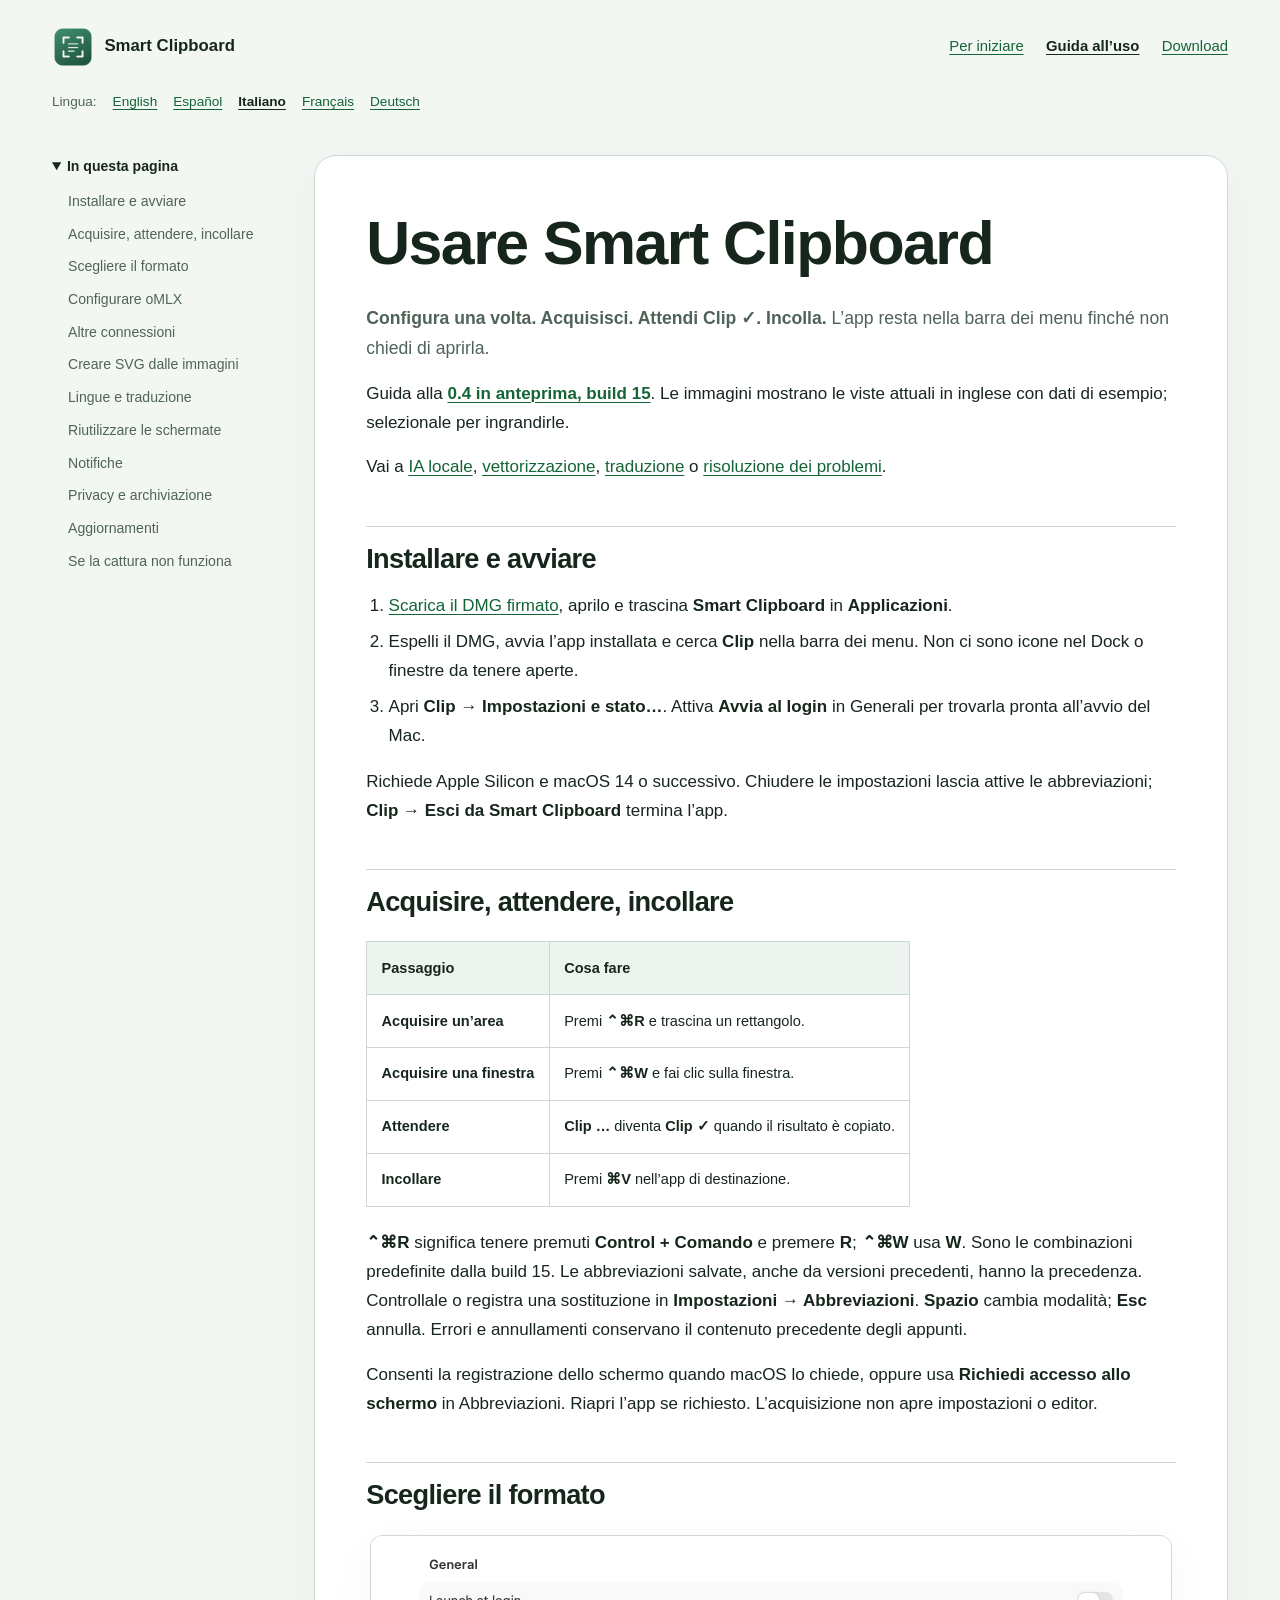
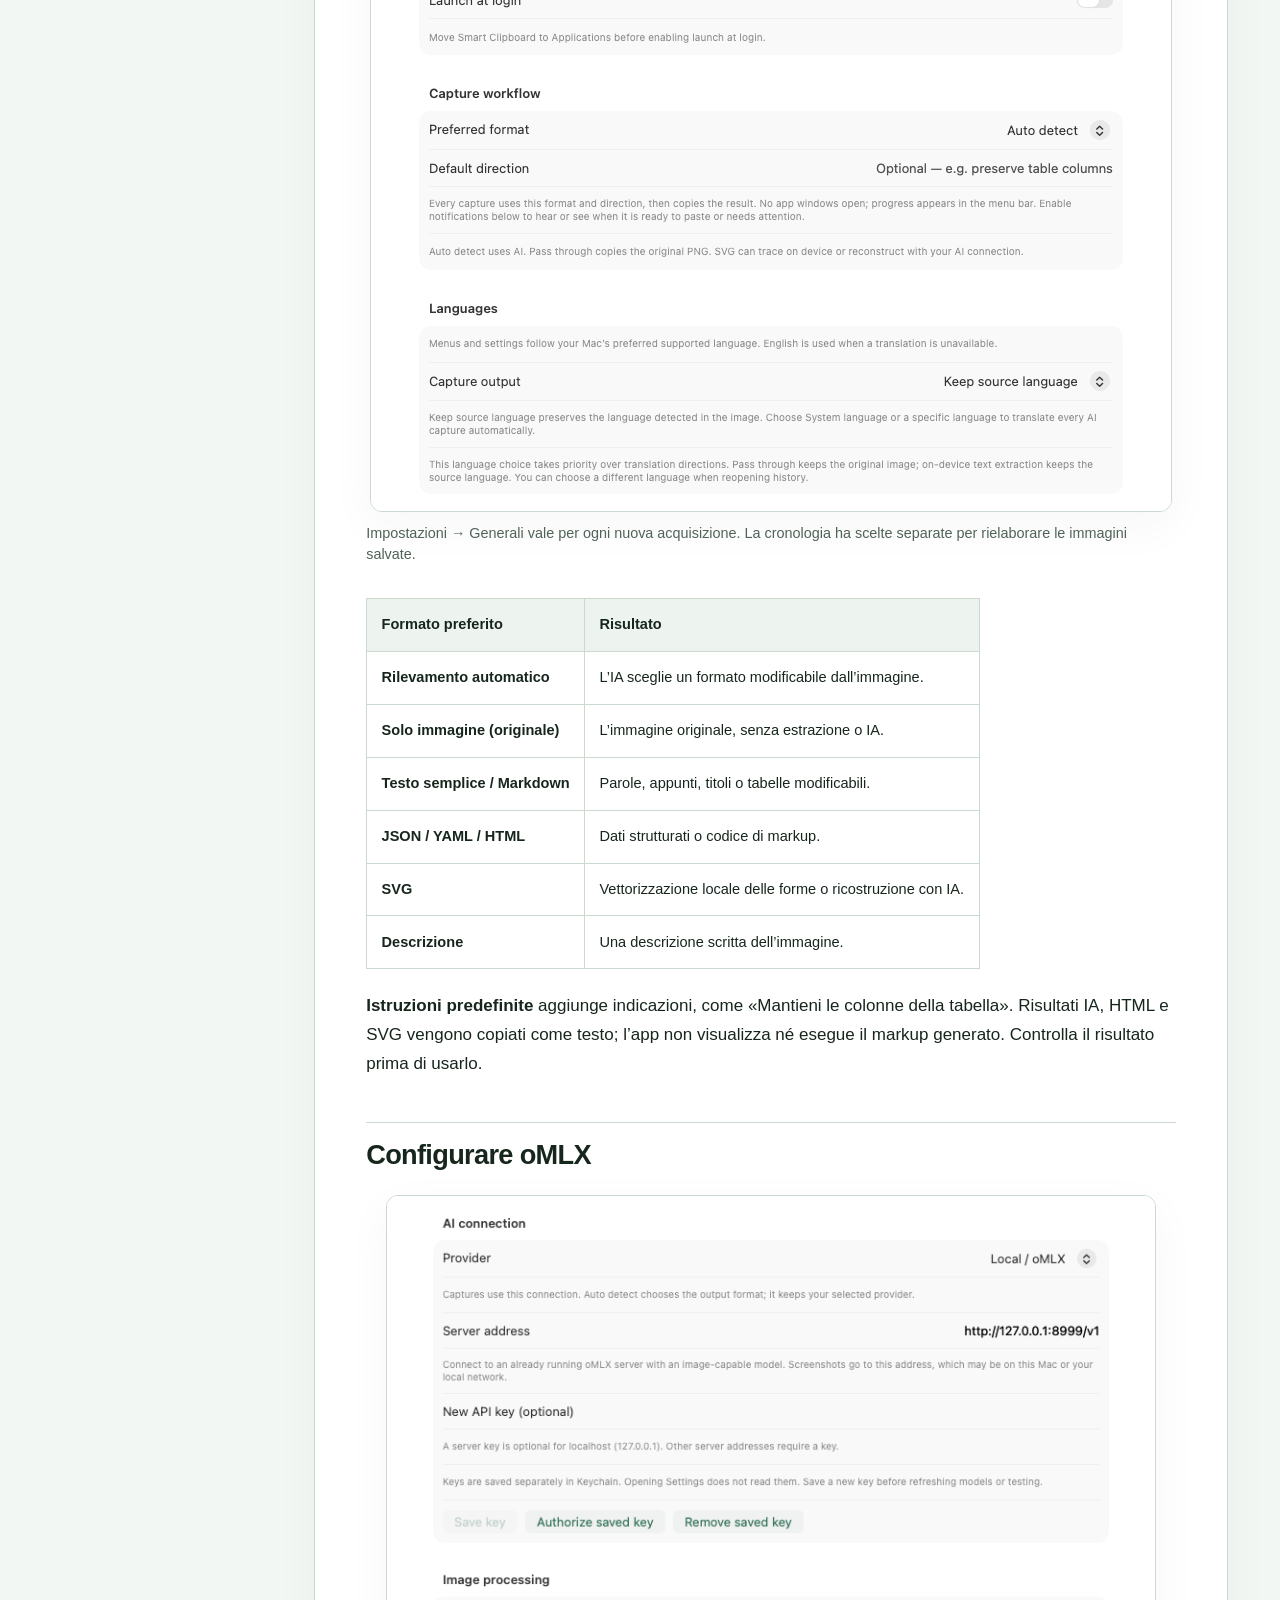
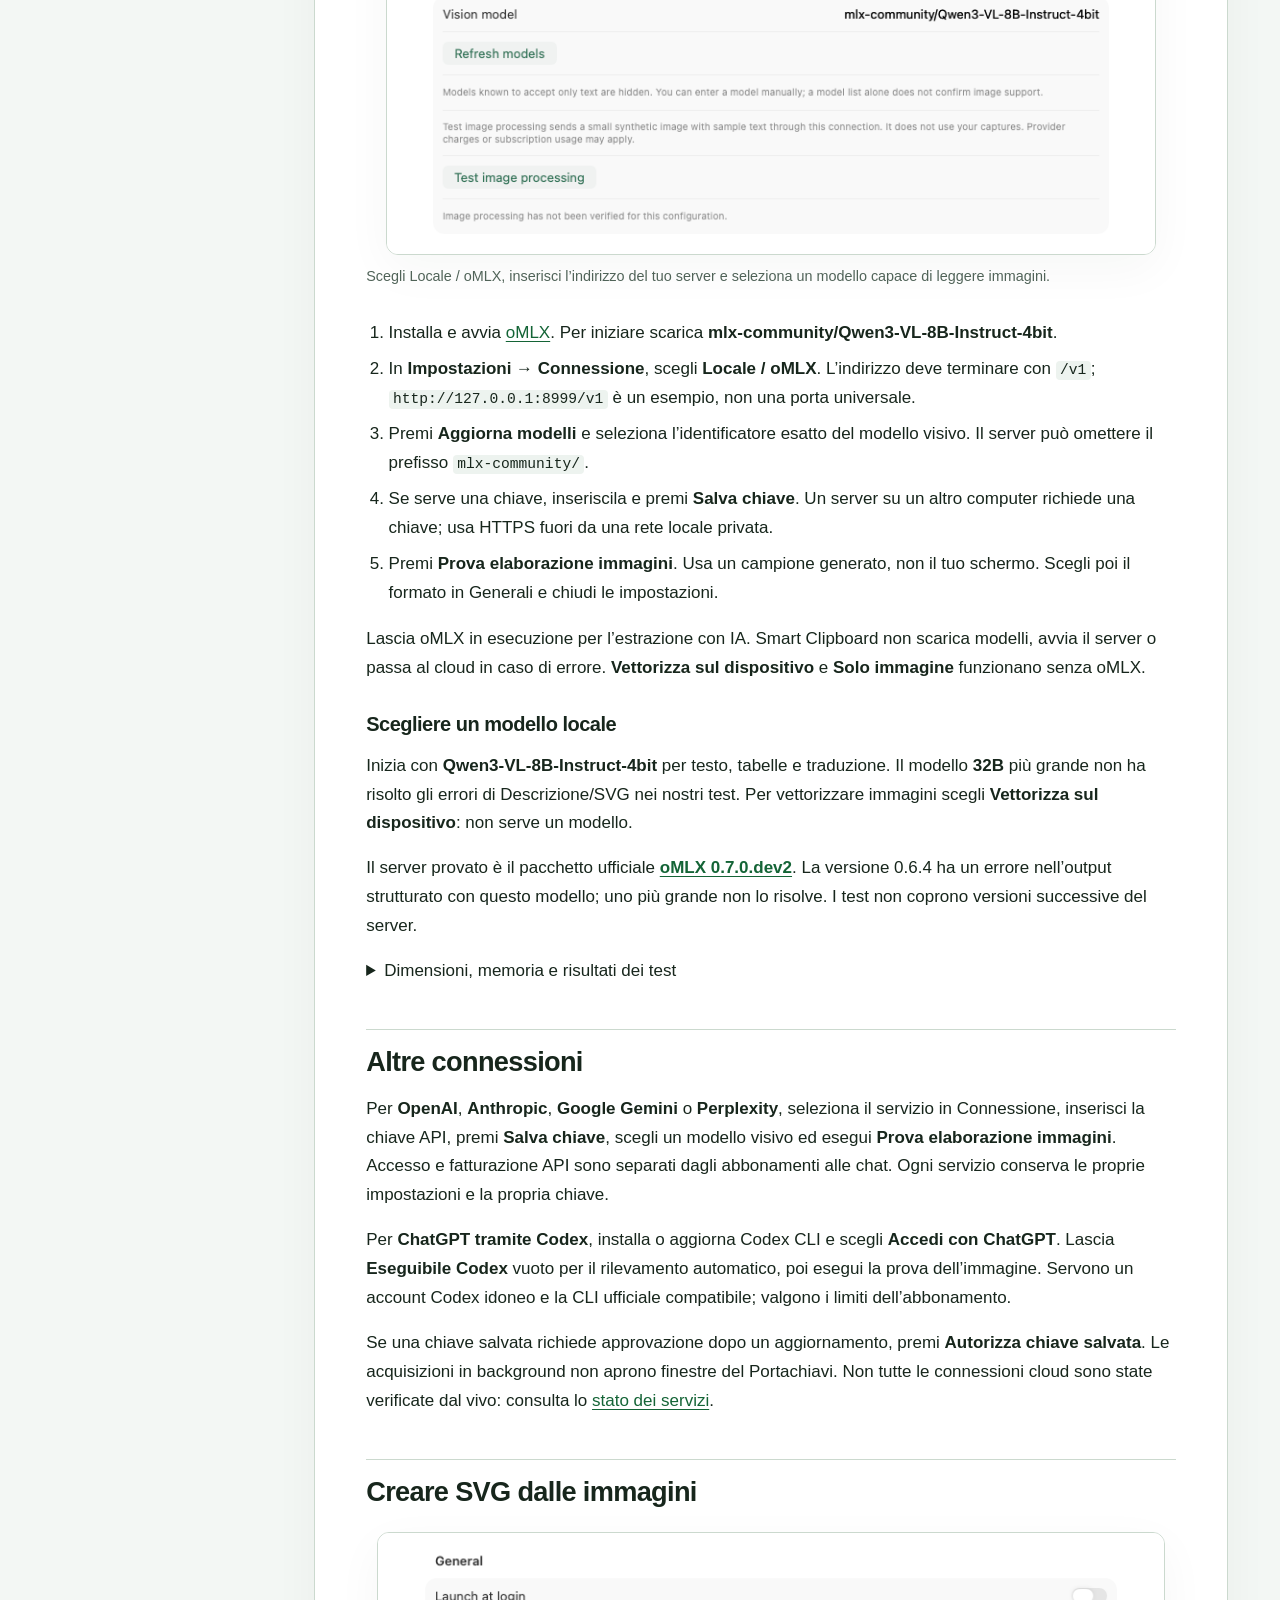
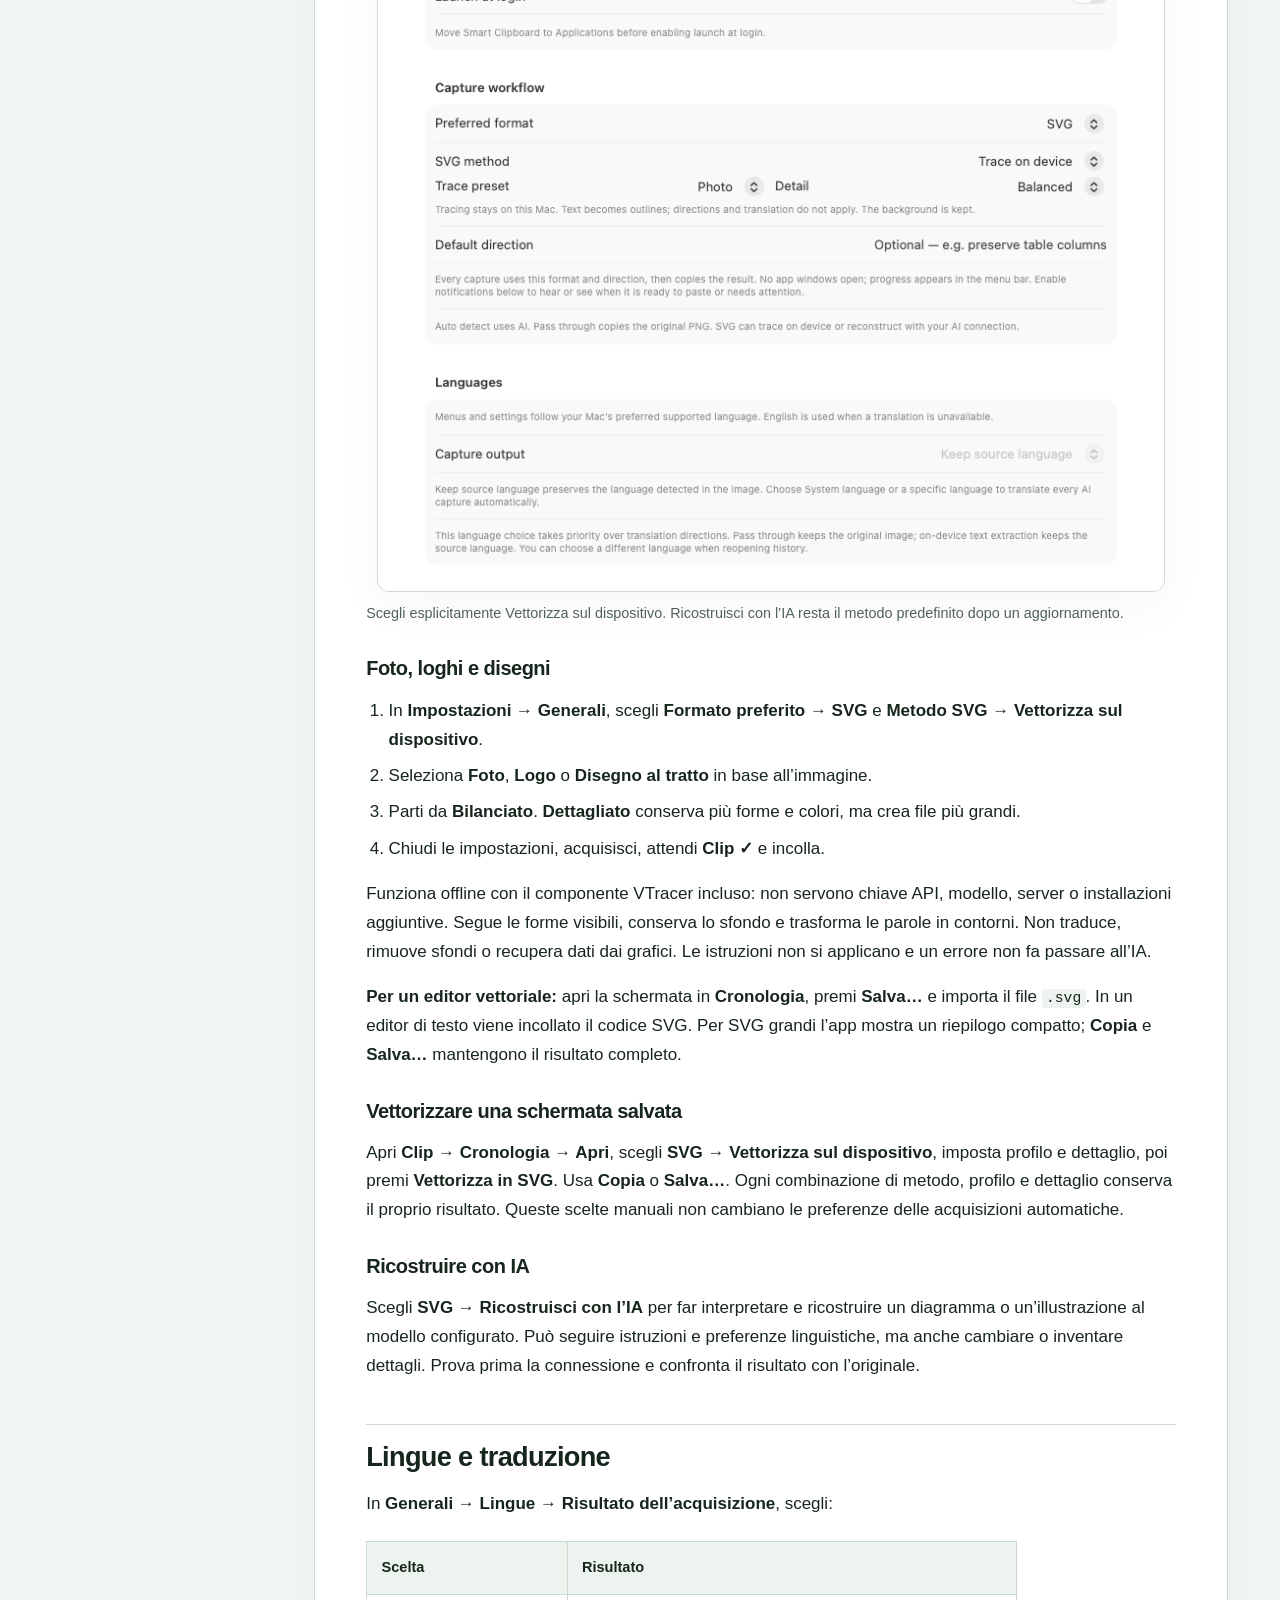
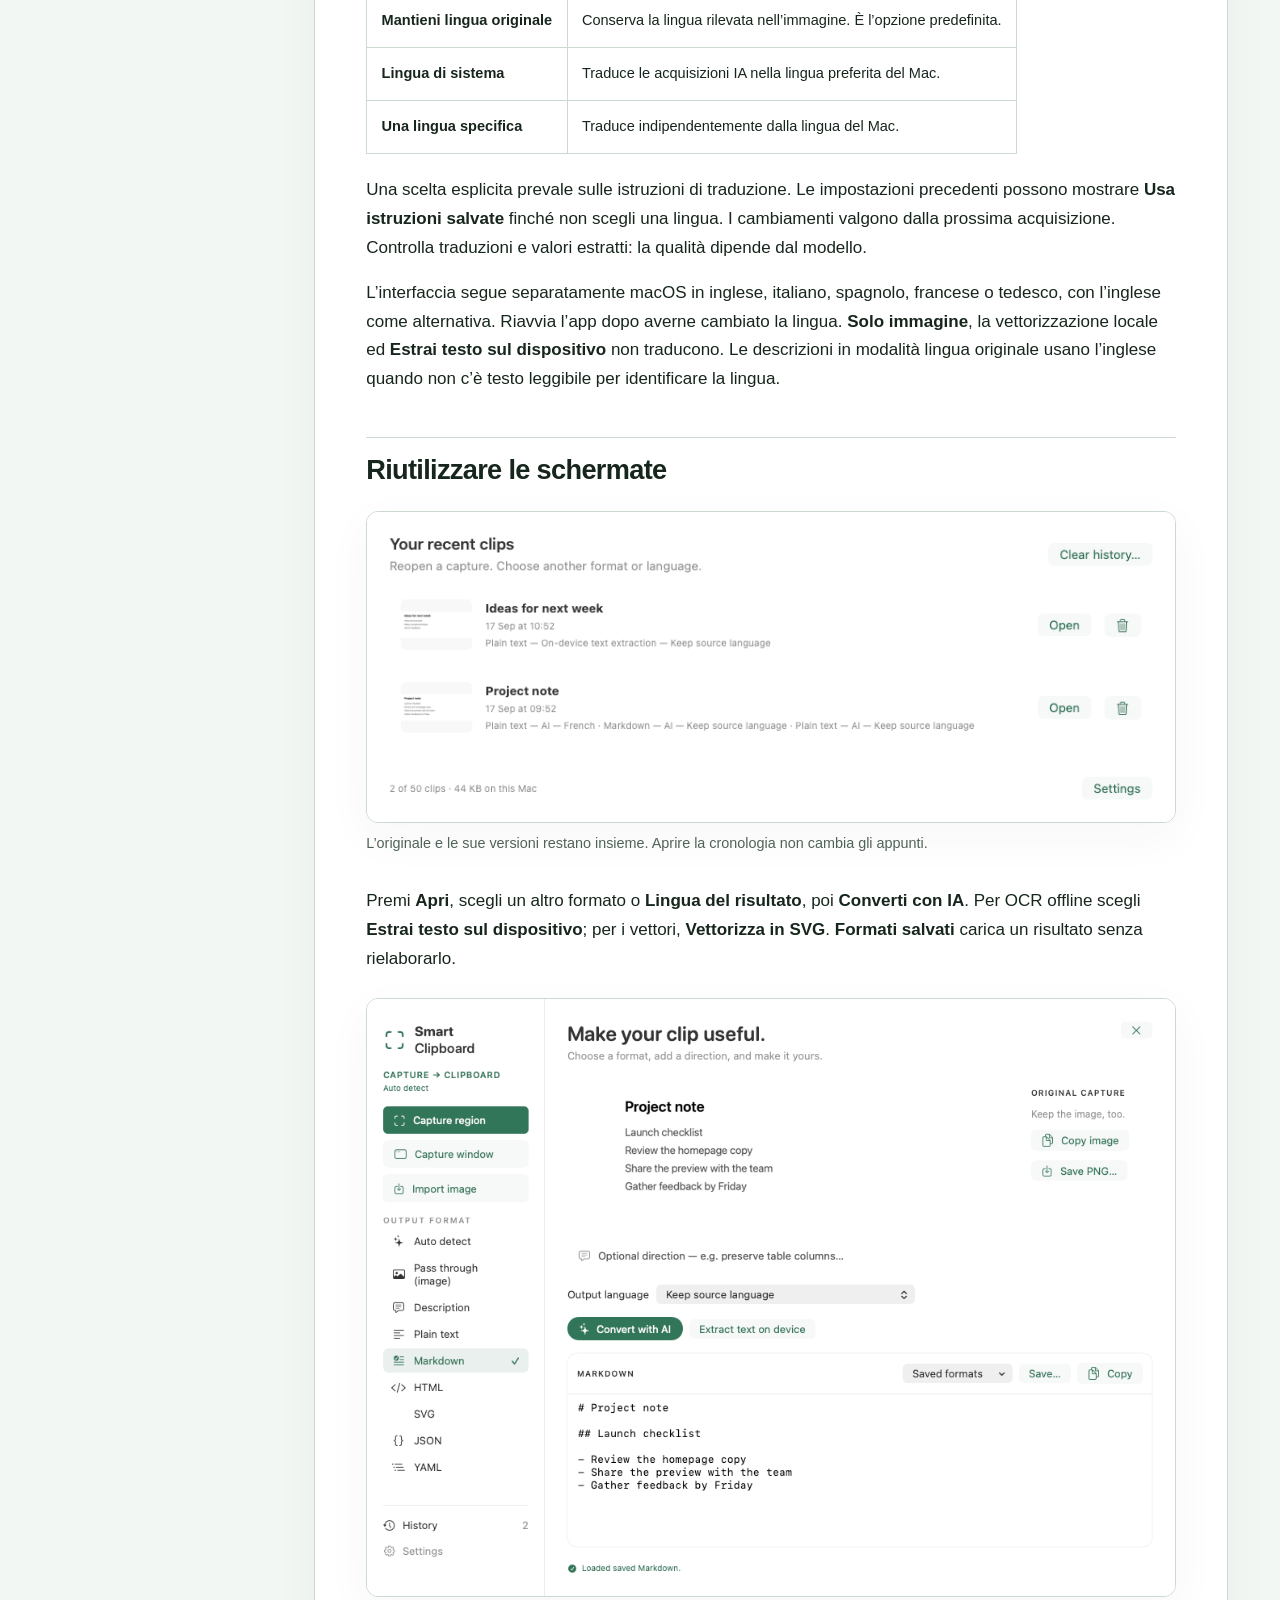
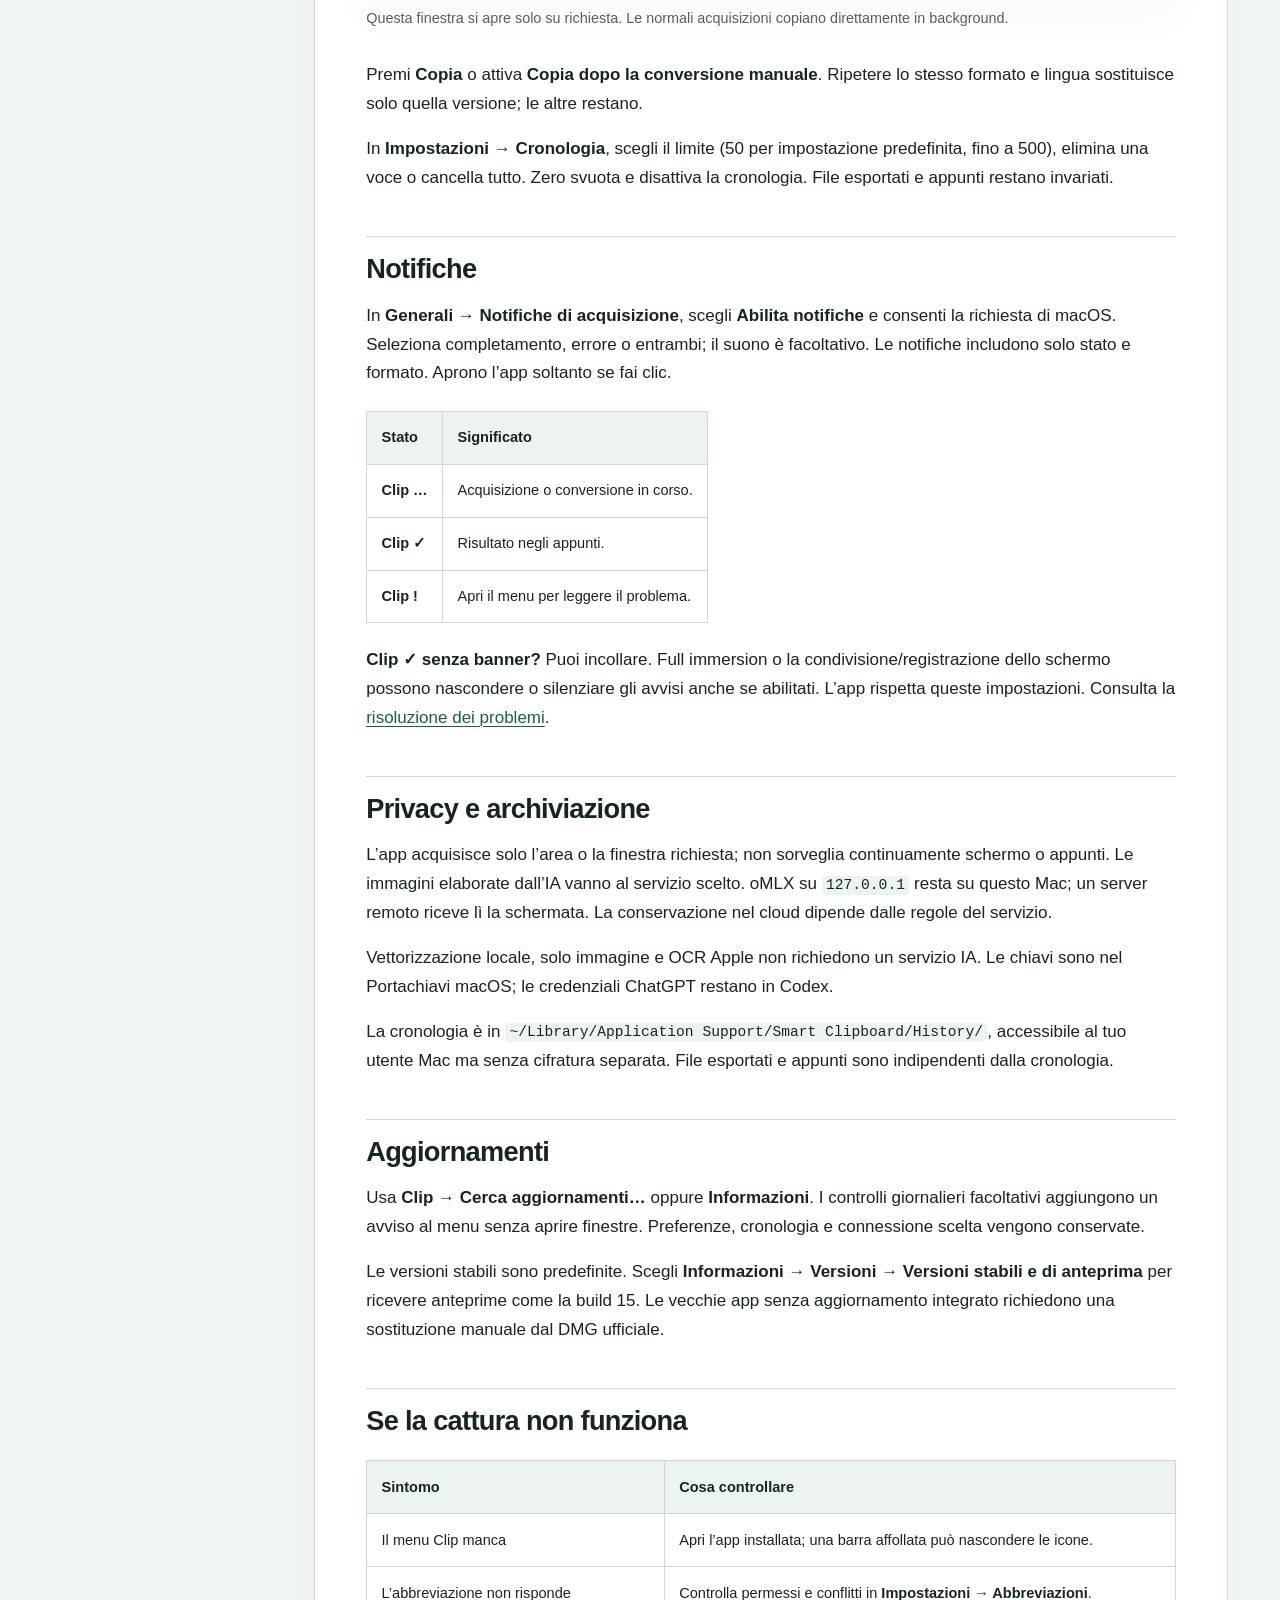
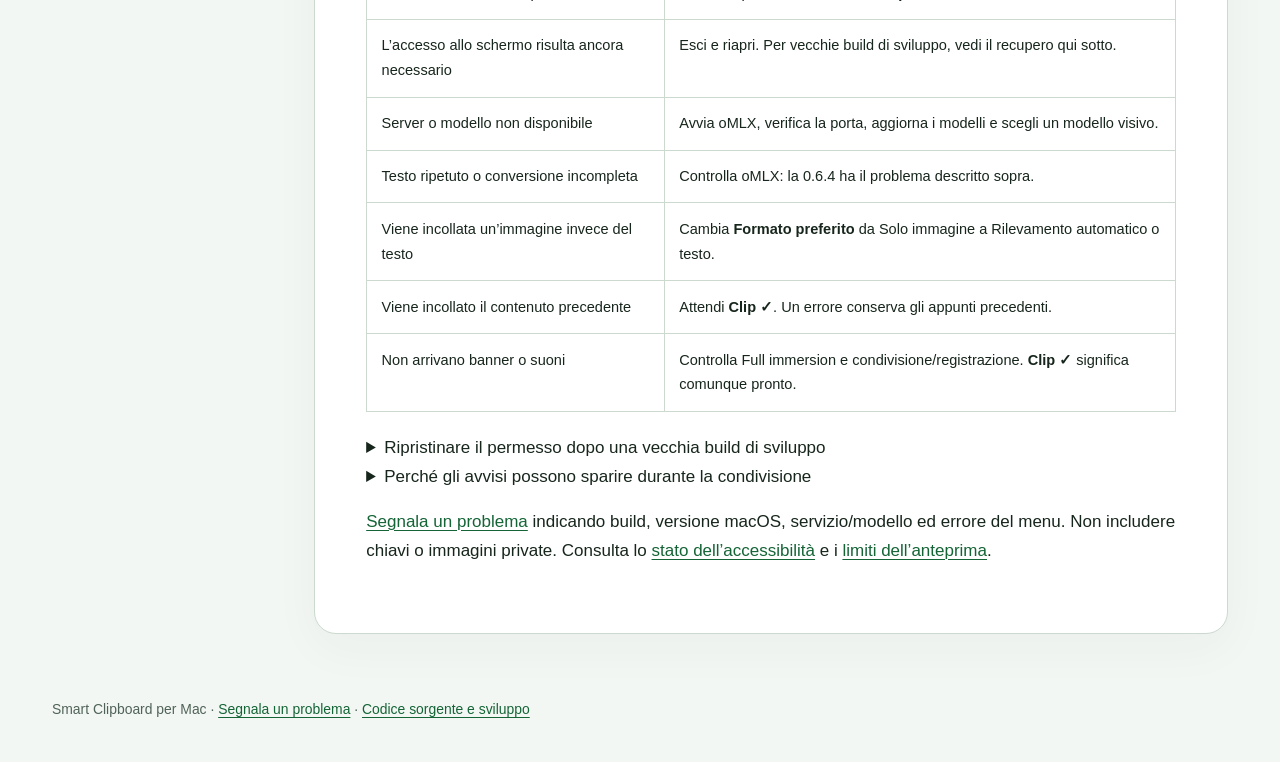
<file: it/guide.html>
<!doctype html>
<html lang="it"><head><meta charset="utf-8"><meta name="viewport" content="width=device-width,initial-scale=1">
<meta name="color-scheme" content="light dark">
<meta http-equiv="Content-Security-Policy" content="default-src 'none'; style-src 'self'; img-src 'self'; media-src 'self'; base-uri 'none'; form-action 'none'">
<meta name="description" content="Configura Smart Clipboard sul Mac, scegli l’elaborazione locale o nel cloud e copia le acquisizioni direttamente negli appunti.">
<title>Guida alla configurazione e all’uso — Smart Clipboard</title><link rel="icon" type="image/png" href="../assets/app-icon.png"><link rel="stylesheet" href="../assets/style.css"></head>
<body class="guide"><a class="skip" href="#main">Vai al contenuto</a>
<header class="site-header"><a class="brand" href="index.html"><img src="../assets/app-icon.png" alt="" width="42" height="42">Smart Clipboard</a>
<nav aria-label="Navigazione principale"><a href="index.html">Per iniziare</a><a href="guide.html" aria-current="page">Guida all’uso</a><a href="https://github.com/colombod/smart-clipboard/releases">Download</a></nav><nav class="language-nav" aria-label="Lingua"><span>Lingua:</span><a href="../guide.html" lang="en" hreflang="en">English</a><a href="../es/guide.html" lang="es" hreflang="es">Español</a><a href="guide.html" lang="it" hreflang="it" aria-current="page">Italiano</a><a href="../fr/guide.html" lang="fr" hreflang="fr">Français</a><a href="../de/guide.html" lang="de" hreflang="de">Deutsch</a></nav></header>
<div class="layout"><nav class="toc" aria-label="In questa pagina"><details open><summary>In questa pagina</summary><ul><li><a href="#installare-e-avviare">Installare e avviare</a></li><li><a href="#acquisire-attendere-incollare">Acquisire, attendere, incollare</a></li><li><a href="#scegliere-il-formato">Scegliere il formato</a></li><li><a href="#configurare-omlx">Configurare oMLX</a></li><li><a href="#altre-connessioni">Altre connessioni</a></li><li><a href="#creare-svg-dalle-immagini">Creare SVG dalle immagini</a></li><li><a href="#lingue-e-traduzione">Lingue e traduzione</a></li><li><a href="#riutilizzare-le-schermate">Riutilizzare le schermate</a></li><li><a href="#notifiche">Notifiche</a></li><li><a href="#privacy-e-archiviazione">Privacy e archiviazione</a></li><li><a href="#aggiornamenti">Aggiornamenti</a></li><li><a href="#se-la-cattura-non-funziona">Se la cattura non funziona</a></li></ul></details></nav>
<main id="main" tabindex="-1"><h1 id="usare-smart-clipboard">Usare Smart Clipboard</h1>
<p><strong>Configura una volta. Acquisisci. Attendi Clip ✓. Incolla.</strong> L’app resta nella barra dei menu finché non chiedi di aprirla.</p>
<p>Guida alla <strong><a href="https://github.com/colombod/smart-clipboard/releases/tag/v0.4.0-preview.15">0.4 in anteprima, build 15</a></strong>. Le immagini mostrano le viste attuali in inglese con dati di esempio; selezionale per ingrandirle.</p>
<p>Vai a <a href="#configurare-omlx">IA locale</a>, <a href="#creare-svg-dalle-immagini">vettorizzazione</a>, <a href="#lingue-e-traduzione">traduzione</a> o <a href="#se-la-cattura-non-funziona">risoluzione dei problemi</a>.</p>
<h2 id="installare-e-avviare">Installare e avviare</h2>
<ol type="1">
<li><a href="https://github.com/colombod/smart-clipboard/releases/download/v0.4.0-preview.15/Smart-Clipboard-0.4.0-macOS-arm64.dmg">Scarica il DMG firmato</a>, aprilo e trascina <strong>Smart Clipboard</strong> in <strong>Applicazioni</strong>.</li>
<li>Espelli il DMG, avvia l’app installata e cerca <strong>Clip</strong> nella barra dei menu. Non ci sono icone nel Dock o finestre da tenere aperte.</li>
<li>Apri <strong>Clip → Impostazioni e stato…</strong>. Attiva <strong>Avvia al login</strong> in Generali per trovarla pronta all’avvio del Mac.</li>
</ol>
<p>Richiede Apple Silicon e macOS 14 o successivo. Chiudere le impostazioni lascia attive le abbreviazioni; <strong>Clip → Esci da Smart Clipboard</strong> termina l’app.</p>
<h2 id="acquisire-attendere-incollare">Acquisire, attendere, incollare</h2>
<table>
<thead>
<tr>
<th>Passaggio</th>
<th>Cosa fare</th>
</tr>
</thead>
<tbody>
<tr>
<td><strong>Acquisire un’area</strong></td>
<td>Premi <strong>⌃⌘R</strong> e trascina un rettangolo.</td>
</tr>
<tr>
<td><strong>Acquisire una finestra</strong></td>
<td>Premi <strong>⌃⌘W</strong> e fai clic sulla finestra.</td>
</tr>
<tr>
<td><strong>Attendere</strong></td>
<td><strong>Clip …</strong> diventa <strong>Clip ✓</strong> quando il risultato è copiato.</td>
</tr>
<tr>
<td><strong>Incollare</strong></td>
<td>Premi <strong>⌘V</strong> nell’app di destinazione.</td>
</tr>
</tbody>
</table>
<p><strong>⌃⌘R</strong> significa tenere premuti <strong>Control + Comando</strong> e premere <strong>R</strong>; <strong>⌃⌘W</strong> usa <strong>W</strong>. Sono le combinazioni predefinite dalla build 15. Le abbreviazioni salvate, anche da versioni precedenti, hanno la precedenza. Controllale o registra una sostituzione in <strong>Impostazioni → Abbreviazioni</strong>. <strong>Spazio</strong> cambia modalità; <strong>Esc</strong> annulla. Errori e annullamenti conservano il contenuto precedente degli appunti.</p>
<p>Consenti la registrazione dello schermo quando macOS lo chiede, oppure usa <strong>Richiedi accesso allo schermo</strong> in Abbreviazioni. Riapri l’app se richiesto. L’acquisizione non apre impostazioni o editor.</p>
<h2 id="scegliere-il-formato">Scegliere il formato</h2>
<figure class="screenshot">
<a href="../assets/screenshots/capture-settings.png"><img src="../assets/screenshots/capture-settings.png" alt="Impostazioni generali con rilevamento automatico e lingua originale selezionati."></a>
<figcaption>Impostazioni → Generali vale per ogni nuova acquisizione. La cronologia ha scelte separate per rielaborare le immagini salvate.</figcaption>
</figure>
<table>
<thead>
<tr>
<th>Formato preferito</th>
<th>Risultato</th>
</tr>
</thead>
<tbody>
<tr>
<td><strong>Rilevamento automatico</strong></td>
<td>L’IA sceglie un formato modificabile dall’immagine.</td>
</tr>
<tr>
<td><strong>Solo immagine (originale)</strong></td>
<td>L’immagine originale, senza estrazione o IA.</td>
</tr>
<tr>
<td><strong>Testo semplice / Markdown</strong></td>
<td>Parole, appunti, titoli o tabelle modificabili.</td>
</tr>
<tr>
<td><strong>JSON / YAML / HTML</strong></td>
<td>Dati strutturati o codice di markup.</td>
</tr>
<tr>
<td><strong>SVG</strong></td>
<td>Vettorizzazione locale delle forme o ricostruzione con IA.</td>
</tr>
<tr>
<td><strong>Descrizione</strong></td>
<td>Una descrizione scritta dell’immagine.</td>
</tr>
</tbody>
</table>
<p><strong>Istruzioni predefinite</strong> aggiunge indicazioni, come «Mantieni le colonne della tabella». Risultati IA, HTML e SVG vengono copiati come testo; l’app non visualizza né esegue il markup generato. Controlla il risultato prima di usarlo.</p>
<h2 id="configurare-omlx">Configurare oMLX</h2>
<figure class="screenshot">
<a href="../assets/screenshots/local-connection.png"><img src="../assets/screenshots/local-connection.png" alt="Connessione locale oMLX con indirizzo del server e modello visivo Qwen3-VL."></a>
<figcaption>Scegli Locale / oMLX, inserisci l’indirizzo del tuo server e seleziona un modello capace di leggere immagini.</figcaption>
</figure>
<ol type="1">
<li>Installa e avvia <a href="https://github.com/jundot/omlx">oMLX</a>. Per iniziare scarica <strong>mlx-community/Qwen3-VL-8B-Instruct-4bit</strong>.</li>
<li>In <strong>Impostazioni → Connessione</strong>, scegli <strong>Locale / oMLX</strong>. L’indirizzo deve terminare con <code>/v1</code>; <code>http://127.0.0.1:8999/v1</code> è un esempio, non una porta universale.</li>
<li>Premi <strong>Aggiorna modelli</strong> e seleziona l’identificatore esatto del modello visivo. Il server può omettere il prefisso <code>mlx-community/</code>.</li>
<li>Se serve una chiave, inseriscila e premi <strong>Salva chiave</strong>. Un server su un altro computer richiede una chiave; usa HTTPS fuori da una rete locale privata.</li>
<li>Premi <strong>Prova elaborazione immagini</strong>. Usa un campione generato, non il tuo schermo. Scegli poi il formato in Generali e chiudi le impostazioni.</li>
</ol>
<p>Lascia oMLX in esecuzione per l’estrazione con IA. Smart Clipboard non scarica modelli, avvia il server o passa al cloud in caso di errore. <strong>Vettorizza sul dispositivo</strong> e <strong>Solo immagine</strong> funzionano senza oMLX.</p>
<h3 id="scegliere-un-modello-locale">Scegliere un modello locale</h3>
<p>Inizia con <strong>Qwen3-VL-8B-Instruct-4bit</strong> per testo, tabelle e traduzione. Il modello <strong>32B</strong> più grande non ha risolto gli errori di Descrizione/SVG nei nostri test. Per vettorizzare immagini scegli <strong>Vettorizza sul dispositivo</strong>: non serve un modello.</p>
<p>Il server provato è il pacchetto ufficiale <strong><a href="https://github.com/jundot/omlx/releases/tag/v0.7.0.dev2">oMLX 0.7.0.dev2</a></strong>. La versione 0.6.4 ha un errore nell’output strutturato con questo modello; uno più grande non lo risolve. I test non coprono versioni successive del server.</p>
<details>
<summary>Dimensioni, memoria e risultati dei test</summary>

<p>Sono conversioni MLX Community a 4 bit di modelli Qwen con capacità visive. Usa l’identificatore completo nel downloader di oMLX:</p>
<table>
<thead>
<tr>
<th>Modello</th>
<th>Download</th>
<th>Risultati al 22 settembre 2026</th>
</tr>
</thead>
<tbody>
<tr>
<td><a href="https://huggingface.co/mlx-community/Qwen3-VL-8B-Instruct-4bit">mlx-community/Qwen3-VL-8B-Instruct-4bit</a></td>
<td>Circa 5,78 GB secondo l’<a href="https://huggingface.co/mlx-community/Qwen3-VL-8B-Instruct-4bit/tree/main">elenco del distributore</a>.</td>
<td>Testo, tabelle e dati strutturati hanno funzionato sulle immagini sintetiche provate. Descrizione ha inventato osservazioni ortografiche; SVG ha alterato proporzioni, bordi o disposizione.</td>
</tr>
<tr>
<td><a href="https://huggingface.co/mlx-community/Qwen3-VL-32B-Instruct-4bit">mlx-community/Qwen3-VL-32B-Instruct-4bit</a></td>
<td>Download verificato: 19.636.446.591 byte in 19 file, circa 19,64 GB / 18,29 GiB.</td>
<td>Con oMLX 0.7.0.dev2 ha conservato i valori, ma Descrizione ha inventato allineamenti e SVG ha usato un’area errata e aggiunto una riga. Sei prove delle istruzioni hanno migliorato le dimensioni senza risolvere contenuto e disposizione.</td>
</tr>
</tbody>
</table>
<p>Il download 32B corrisponde alla <a href="https://huggingface.co/mlx-community/Qwen3-VL-32B-Instruct-4bit/tree/6e5644d3ea4b953b5221ffd02339bf897041038a">revisione <code>6e5644d</code></a>. Le dimensioni riguardano il disco, non la memoria durante l’uso.</p>
<p><strong>Stime di memoria:</strong> considera almeno 16 GB di memoria unificata per 8B o 48 GB per 32B, più margine per immagini grandi, contesto e altre app. Sono stime prudenti, non requisiti minimi verificati o garanzie di velocità. I test usavano un Mac da 128 GiB; i Mac con meno memoria non sono stati validati. Lascia spazio per le cache e inizia da una piccola immagine senza dati privati.</p>
<p>Nessuno dei due ha superato la valutazione di qualità di tutti i formati. Descrizione e SVG restano sperimentali. Consulta le <a href="https://github.com/colombod/smart-clipboard/blob/e2676a812aec6921b12868dad737c83bf9a4a0d7/docs/testing/OMLX.md">prove locali</a> per distinguere controlli automatici e qualità visiva.</p>
</details>

<h2 id="altre-connessioni">Altre connessioni</h2>
<p>Per <strong>OpenAI</strong>, <strong>Anthropic</strong>, <strong>Google Gemini</strong> o <strong>Perplexity</strong>, seleziona il servizio in Connessione, inserisci la chiave API, premi <strong>Salva chiave</strong>, scegli un modello visivo ed esegui <strong>Prova elaborazione immagini</strong>. Accesso e fatturazione API sono separati dagli abbonamenti alle chat. Ogni servizio conserva le proprie impostazioni e la propria chiave.</p>
<p>Per <strong>ChatGPT tramite Codex</strong>, installa o aggiorna Codex CLI e scegli <strong>Accedi con ChatGPT</strong>. Lascia <strong>Eseguibile Codex</strong> vuoto per il rilevamento automatico, poi esegui la prova dell’immagine. Servono un account Codex idoneo e la CLI ufficiale compatibile; valgono i limiti dell’abbonamento.</p>
<p>Se una chiave salvata richiede approvazione dopo un aggiornamento, premi <strong>Autorizza chiave salvata</strong>. Le acquisizioni in background non aprono finestre del Portachiavi. Non tutte le connessioni cloud sono state verificate dal vivo: consulta lo <a href="https://github.com/colombod/smart-clipboard/blob/e2676a812aec6921b12868dad737c83bf9a4a0d7/docs/PROVIDERS.md">stato dei servizi</a>.</p>
<h2 id="creare-svg-dalle-immagini">Creare SVG dalle immagini</h2>
<figure class="screenshot">
<a href="../assets/screenshots/svg-tracing.png"><img src="../assets/screenshots/svg-tracing.png" alt="Vettorizzazione sul dispositivo con profilo Foto e dettaglio Bilanciato."></a>
<figcaption>Scegli esplicitamente Vettorizza sul dispositivo. Ricostruisci con l’IA resta il metodo predefinito dopo un aggiornamento.</figcaption>
</figure>
<h3 id="foto-loghi-e-disegni">Foto, loghi e disegni</h3>
<ol type="1">
<li>In <strong>Impostazioni → Generali</strong>, scegli <strong>Formato preferito → SVG</strong> e <strong>Metodo SVG → Vettorizza sul dispositivo</strong>.</li>
<li>Seleziona <strong>Foto</strong>, <strong>Logo</strong> o <strong>Disegno al tratto</strong> in base all’immagine.</li>
<li>Parti da <strong>Bilanciato</strong>. <strong>Dettagliato</strong> conserva più forme e colori, ma crea file più grandi.</li>
<li>Chiudi le impostazioni, acquisisci, attendi <strong>Clip ✓</strong> e incolla.</li>
</ol>
<p>Funziona offline con il componente VTracer incluso: non servono chiave API, modello, server o installazioni aggiuntive. Segue le forme visibili, conserva lo sfondo e trasforma le parole in contorni. Non traduce, rimuove sfondi o recupera dati dai grafici. Le istruzioni non si applicano e un errore non fa passare all’IA.</p>
<p><strong>Per un editor vettoriale:</strong> apri la schermata in <strong>Cronologia</strong>, premi <strong>Salva…</strong> e importa il file <code>.svg</code>. In un editor di testo viene incollato il codice SVG. Per SVG grandi l’app mostra un riepilogo compatto; <strong>Copia</strong> e <strong>Salva…</strong> mantengono il risultato completo.</p>
<h3 id="vettorizzare-una-schermata-salvata">Vettorizzare una schermata salvata</h3>
<p>Apri <strong>Clip → Cronologia → Apri</strong>, scegli <strong>SVG → Vettorizza sul dispositivo</strong>, imposta profilo e dettaglio, poi premi <strong>Vettorizza in SVG</strong>. Usa <strong>Copia</strong> o <strong>Salva…</strong>. Ogni combinazione di metodo, profilo e dettaglio conserva il proprio risultato. Queste scelte manuali non cambiano le preferenze delle acquisizioni automatiche.</p>
<h3 id="ricostruire-con-ia">Ricostruire con IA</h3>
<p>Scegli <strong>SVG → Ricostruisci con l’IA</strong> per far interpretare e ricostruire un diagramma o un’illustrazione al modello configurato. Può seguire istruzioni e preferenze linguistiche, ma anche cambiare o inventare dettagli. Prova prima la connessione e confronta il risultato con l’originale.</p>
<h2 id="lingue-e-traduzione">Lingue e traduzione</h2>
<p>In <strong>Generali → Lingue → Risultato dell’acquisizione</strong>, scegli:</p>
<table>
<thead>
<tr>
<th>Scelta</th>
<th>Risultato</th>
</tr>
</thead>
<tbody>
<tr>
<td><strong>Mantieni lingua originale</strong></td>
<td>Conserva la lingua rilevata nell’immagine. È l’opzione predefinita.</td>
</tr>
<tr>
<td><strong>Lingua di sistema</strong></td>
<td>Traduce le acquisizioni IA nella lingua preferita del Mac.</td>
</tr>
<tr>
<td><strong>Una lingua specifica</strong></td>
<td>Traduce indipendentemente dalla lingua del Mac.</td>
</tr>
</tbody>
</table>
<p>Una scelta esplicita prevale sulle istruzioni di traduzione. Le impostazioni precedenti possono mostrare <strong>Usa istruzioni salvate</strong> finché non scegli una lingua. I cambiamenti valgono dalla prossima acquisizione. Controlla traduzioni e valori estratti: la qualità dipende dal modello.</p>
<p>L’interfaccia segue separatamente macOS in inglese, italiano, spagnolo, francese o tedesco, con l’inglese come alternativa. Riavvia l’app dopo averne cambiato la lingua. <strong>Solo immagine</strong>, la vettorizzazione locale ed <strong>Estrai testo sul dispositivo</strong> non traducono. Le descrizioni in modalità lingua originale usano l’inglese quando non c’è testo leggibile per identificare la lingua.</p>
<h2 id="riutilizzare-le-schermate">Riutilizzare le schermate</h2>
<figure class="screenshot">
<a href="../assets/screenshots/history.png"><img src="../assets/screenshots/history.png" alt="Cronologia con schermate di esempio e versioni separate per formato e lingua."></a>
<figcaption>L’originale e le sue versioni restano insieme. Aprire la cronologia non cambia gli appunti.</figcaption>
</figure>
<p>Premi <strong>Apri</strong>, scegli un altro formato o <strong>Lingua del risultato</strong>, poi <strong>Converti con IA</strong>. Per OCR offline scegli <strong>Estrai testo sul dispositivo</strong>; per i vettori, <strong>Vettorizza in SVG</strong>. <strong>Formati salvati</strong> carica un risultato senza rielaborarlo.</p>
<figure class="screenshot">
<a href="../assets/screenshots/result.png"><img src="../assets/screenshots/result.png" alt="Nota di esempio con risultato Markdown modificabile e controlli di lingua, copia e salvataggio."></a>
<figcaption>Questa finestra si apre solo su richiesta. Le normali acquisizioni copiano direttamente in background.</figcaption>
</figure>
<p>Premi <strong>Copia</strong> o attiva <strong>Copia dopo la conversione manuale</strong>. Ripetere lo stesso formato e lingua sostituisce solo quella versione; le altre restano.</p>
<p>In <strong>Impostazioni → Cronologia</strong>, scegli il limite (50 per impostazione predefinita, fino a 500), elimina una voce o cancella tutto. Zero svuota e disattiva la cronologia. File esportati e appunti restano invariati.</p>
<h2 id="notifiche">Notifiche</h2>
<p>In <strong>Generali → Notifiche di acquisizione</strong>, scegli <strong>Abilita notifiche</strong> e consenti la richiesta di macOS. Seleziona completamento, errore o entrambi; il suono è facoltativo. Le notifiche includono solo stato e formato. Aprono l’app soltanto se fai clic.</p>
<table>
<thead>
<tr>
<th>Stato</th>
<th>Significato</th>
</tr>
</thead>
<tbody>
<tr>
<td><strong>Clip …</strong></td>
<td>Acquisizione o conversione in corso.</td>
</tr>
<tr>
<td><strong>Clip ✓</strong></td>
<td>Risultato negli appunti.</td>
</tr>
<tr>
<td><strong>Clip !</strong></td>
<td>Apri il menu per leggere il problema.</td>
</tr>
</tbody>
</table>
<p><strong>Clip ✓ senza banner?</strong> Puoi incollare. Full immersion o la condivisione/registrazione dello schermo possono nascondere o silenziare gli avvisi anche se abilitati. L’app rispetta queste impostazioni. Consulta la <a href="#se-la-cattura-non-funziona">risoluzione dei problemi</a>.</p>
<h2 id="privacy-e-archiviazione">Privacy e archiviazione</h2>
<p>L’app acquisisce solo l’area o la finestra richiesta; non sorveglia continuamente schermo o appunti. Le immagini elaborate dall’IA vanno al servizio scelto. oMLX su <code>127.0.0.1</code> resta su questo Mac; un server remoto riceve lì la schermata. La conservazione nel cloud dipende dalle regole del servizio.</p>
<p>Vettorizzazione locale, solo immagine e OCR Apple non richiedono un servizio IA. Le chiavi sono nel Portachiavi macOS; le credenziali ChatGPT restano in Codex.</p>
<p>La cronologia è in <code>~/Library/Application Support/Smart Clipboard/History/</code>, accessibile al tuo utente Mac ma senza cifratura separata. File esportati e appunti sono indipendenti dalla cronologia.</p>
<h2 id="aggiornamenti">Aggiornamenti</h2>
<p>Usa <strong>Clip → Cerca aggiornamenti…</strong> oppure <strong>Informazioni</strong>. I controlli giornalieri facoltativi aggiungono un avviso al menu senza aprire finestre. Preferenze, cronologia e connessione scelta vengono conservate.</p>
<p>Le versioni stabili sono predefinite. Scegli <strong>Informazioni → Versioni → Versioni stabili e di anteprima</strong> per ricevere anteprime come la build 15. Le vecchie app senza aggiornamento integrato richiedono una sostituzione manuale dal DMG ufficiale.</p>
<h2 id="se-la-cattura-non-funziona">Se la cattura non funziona</h2>
<table>
<thead>
<tr>
<th>Sintomo</th>
<th>Cosa controllare</th>
</tr>
</thead>
<tbody>
<tr>
<td>Il menu Clip manca</td>
<td>Apri l’app installata; una barra affollata può nascondere le icone.</td>
</tr>
<tr>
<td>L’abbreviazione non risponde</td>
<td>Controlla permessi e conflitti in <strong>Impostazioni → Abbreviazioni</strong>.</td>
</tr>
<tr>
<td>L’accesso allo schermo risulta ancora necessario</td>
<td>Esci e riapri. Per vecchie build di sviluppo, vedi il recupero qui sotto.</td>
</tr>
<tr>
<td>Server o modello non disponibile</td>
<td>Avvia oMLX, verifica la porta, aggiorna i modelli e scegli un modello visivo.</td>
</tr>
<tr>
<td>Testo ripetuto o conversione incompleta</td>
<td>Controlla oMLX: la 0.6.4 ha il problema descritto sopra.</td>
</tr>
<tr>
<td>Viene incollata un’immagine invece del testo</td>
<td>Cambia <strong>Formato preferito</strong> da Solo immagine a Rilevamento automatico o testo.</td>
</tr>
<tr>
<td>Viene incollato il contenuto precedente</td>
<td>Attendi <strong>Clip ✓</strong>. Un errore conserva gli appunti precedenti.</td>
</tr>
<tr>
<td>Non arrivano banner o suoni</td>
<td>Controlla Full immersion e condivisione/registrazione. <strong>Clip ✓</strong> significa comunque pronto.</td>
</tr>
</tbody>
</table>
<details>
<summary>Ripristinare il permesso dopo una vecchia build di sviluppo</summary>

<p>In <strong>Impostazioni di Sistema → Privacy e sicurezza → Registrazione schermo e audio di sistema</strong>, disattiva e riattiva solo Smart Clipboard, accettando di uscire e riaprire quando proposto. Se necessario, rimuovi la vecchia voce e aggiungi <code>/Applications/Smart Clipboard.app</code> con <strong>+</strong>. Se macOS non permette di rimuoverla, chiedi assistenza per un ripristino limitato a questa app; non azzerare i permessi delle altre. Preferenze e cronologia restano conservate.</p>
</details>

<details>
<summary>Perché gli avvisi possono sparire durante la condivisione</summary>

<p>macOS può sopprimere banner e suoni durante condivisione, duplicazione o registrazione dello schermo, anche senza Full immersion. Interrompi la sessione e riprova. Consentire notifiche durante la condivisione è una scelta di privacy dell’intero sistema, non un requisito per acquisire schermate. Il permesso di Smart Clipboard non significa che registri continuamente.</p>
</details>

<p><a href="https://github.com/colombod/smart-clipboard/issues/new">Segnala un problema</a> indicando build, versione macOS, servizio/modello ed errore del menu. Non includere chiavi o immagini private. Consulta lo <a href="https://github.com/colombod/smart-clipboard/blob/e2676a812aec6921b12868dad737c83bf9a4a0d7/docs/ACCESSIBILITY.md">stato dell’accessibilità</a> e i <a href="https://github.com/colombod/smart-clipboard/blob/e2676a812aec6921b12868dad737c83bf9a4a0d7/docs/releases/v0.4.0-preview.md">limiti dell’anteprima</a>.</p>
</main></div>
<footer class="site-footer">Smart Clipboard per Mac · <a href="https://github.com/colombod/smart-clipboard/issues/new">Segnala un problema</a> · <a href="https://github.com/colombod/smart-clipboard">Codice sorgente e sviluppo</a></footer>
</body></html>
</file>
<file: assets/style.css>
:root { color-scheme: light dark; --background:#f3f7f4; --surface:#ffffff; --text:#17261c;
  --muted:#506358; --line:#cbd9ce; --accent:#146436; --button:#17663a; --button-text:#ffffff;
  --code:#edf3ef; --shadow:0 14px 48px #1833230a; }
@media (prefers-color-scheme:dark) { :root { --background:#101a13; --surface:#18251c;
  --text:#e8f3eb; --muted:#b6c9bc; --line:#395443; --accent:#8cdfaa; --button:#8cdfaa;
  --button-text:#102218; --code:#21352a; --shadow:none; } }
* { box-sizing:border-box; }
html { scroll-padding-top:2rem; }
body { margin:0; color:var(--text); background:var(--background);
  font-family:-apple-system,BlinkMacSystemFont,"Segoe UI",sans-serif; line-height:1.7; font-size:17px; }
a { color:var(--accent); text-underline-offset:.2em; text-decoration-thickness:.08em; }
a:hover { text-decoration-thickness:.15em; }
a:focus-visible,summary:focus-visible { outline:3px solid var(--accent); outline-offset:5px; border-radius:3px; }
.skip { position:absolute; left:1rem; top:-10rem; padding:.7rem 1rem; z-index:2; background:var(--surface); }
.skip:focus { top:1rem; }
.site-header { max-width:1240px; margin:auto; padding:1.6rem 2rem; display:flex;
  align-items:center; gap:1.4rem; flex-wrap:wrap; }
.brand { display:flex; align-items:center; gap:.65rem; font-weight:750; font-size:1.05rem;
  color:var(--text); text-decoration:none; margin-right:auto; }
.brand img { width:42px; height:42px; border-radius:11px; }
.site-header nav { display:flex; gap:1.4rem; flex-wrap:wrap; font-size:.93rem; }
.site-header .language-nav { flex-basis:100%; gap:.5rem 1rem; font-size:.85rem; }
.language-nav span { color:var(--muted); }
[aria-current=page] { font-weight:750; color:var(--text); }
.layout { display:grid; grid-template-columns:230px minmax(0,1fr); gap:2rem;
  max-width:1240px; margin:1rem auto 4rem; padding:0 2rem; align-items:start; }
.toc { position:sticky; top:2rem; font-size:.88rem; max-height:calc(100vh - 4rem); overflow:auto; }
.toc summary { font-weight:700; margin-bottom:.7rem; cursor:pointer; color:var(--text); }
.toc ul { margin:0; padding:0 0 0 1rem; list-style:none; }
.toc li { margin:.55rem 0; }
.toc a { color:var(--muted); text-decoration:none; }
.toc a:hover { color:var(--accent); text-decoration:underline; }
main { min-width:0; background:var(--surface); border:1px solid var(--line); border-radius:22px;
  box-shadow:var(--shadow); padding:clamp(1.5rem,4vw,3.5rem); }
h1,h2,h3 { line-height:1.2; letter-spacing:-.025em; scroll-margin-top:2rem; }
h1 { font-size:clamp(2.3rem,5vw,3.8rem); margin:0 0 1.5rem; }
h2 { font-size:1.7rem; margin:2.7rem 0 1rem; padding-top:1rem; border-top:1px solid var(--line); }
h3 { font-size:1.25rem; margin:1.8rem 0 .8rem; }
p { margin:1rem 0; }
main > p:first-of-type { color:var(--muted); font-size:1.1rem; }
main img { max-width:100%; height:auto; }
figure.screenshot { margin:1.5rem 0 2rem; }
main img[src*="assets/screenshots/"] { display:block; width:auto; max-width:100%; max-height:660px;
  margin:auto; border:1px solid var(--line); border-radius:12px; box-shadow:var(--shadow); }
figure.screenshot > a { display:block; border-radius:12px; }
figure.screenshot figcaption { color:var(--muted); font-size:.9rem; line-height:1.5; margin:.65rem 0 0; }
figure.screenshot figcaption p { margin:0; }
.home main img[src$="assets/app-icon.png"] { width:100px; border-radius:24px; }
.home main img[src$="demo-poster.png"] { width:100%; border:1px solid var(--line); border-radius:12px; }
.download { display:inline-block; padding:.4rem .8rem; background:var(--button);
  color:var(--button-text); text-decoration:none; border-radius:8px; font-weight:700; }
.download:hover { text-decoration:underline; }
ul,ol { padding-left:1.4rem; }
li { margin:.45rem 0; }
table { display:block; overflow-x:auto; width:100%; border-collapse:collapse; margin:1.4rem 0;
  font-size:.91rem; }
th,td { text-align:left; vertical-align:top; padding:.85rem .9rem; border:1px solid var(--line); }
th { background:var(--code); font-weight:700; }
code { background:var(--code); border-radius:4px; padding:.1em .3em; font-size:.86em;
  overflow-wrap:anywhere; font-family:ui-monospace,SFMono-Regular,Menlo,monospace; }
pre { background:var(--code); padding:1rem; border-radius:9px; overflow:auto; }
pre code { padding:0; overflow-wrap:normal; }
blockquote { border-left:4px solid var(--accent); padding:.2rem 1rem; margin:1.5rem 0; color:var(--muted); }
hr { border:0; border-top:1px solid var(--line); margin:2rem 0; }
.site-footer { max-width:1240px; margin:auto; padding:0 2rem 2.5rem; color:var(--muted); font-size:.87rem; }
@media (max-width:920px) { .layout { grid-template-columns:1fr; gap:1.2rem; }
  .toc { position:static; max-height:none; } .toc ul { columns:2; column-gap:1.4rem; }
  .toc li { break-inside:avoid; } }
@media (max-width:560px) { body { font-size:16px; } .site-header { padding:1rem; gap:.9rem; }
  .site-header nav { gap:1rem; } .layout { padding:0 .8rem; margin-top:.5rem; }
  main { border-radius:15px; padding:1.35rem; } .toc { padding:.4rem .6rem; }
  .toc ul { columns:1; } th,td { padding:.65rem; } .site-footer { padding:0 1.2rem 2rem; } }
@media print { body,main { background:white; color:black; } .site-header,.toc,.site-footer,.skip { display:none; }
  .layout { display:block; padding:0; margin:0; } main { border:0; padding:0; box-shadow:none; } }
</file>
